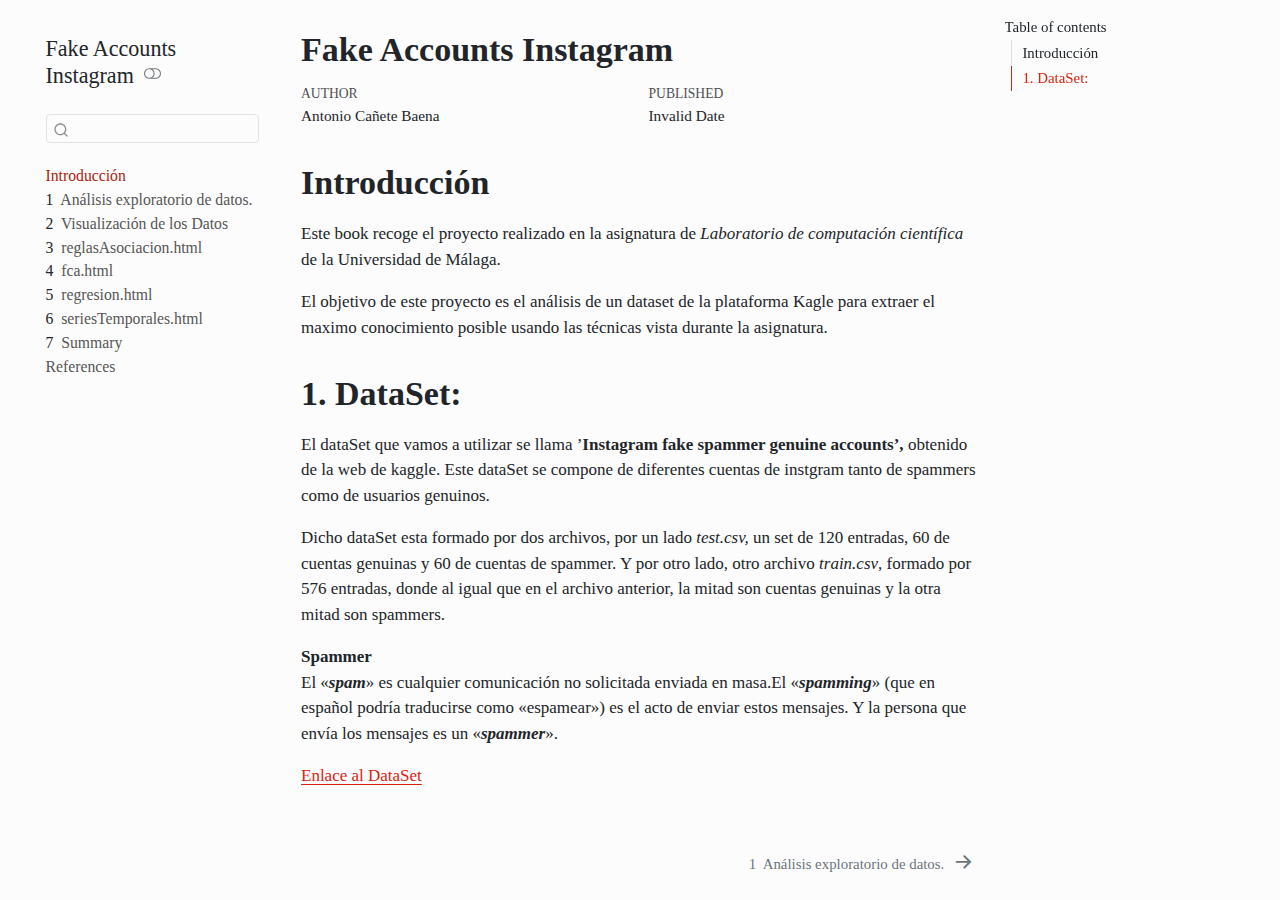
<file: _book/index.html>
<!DOCTYPE html>
<html xmlns="http://www.w3.org/1999/xhtml" lang="en" xml:lang="en"><head>

<meta charset="utf-8">
<meta name="generator" content="quarto-1.4.553">

<meta name="viewport" content="width=device-width, initial-scale=1.0, user-scalable=yes">

<meta name="author" content="Antonio Cañete Baena">

<title>Fake Accounts Instagram</title>
<style>
code{white-space: pre-wrap;}
span.smallcaps{font-variant: small-caps;}
div.columns{display: flex; gap: min(4vw, 1.5em);}
div.column{flex: auto; overflow-x: auto;}
div.hanging-indent{margin-left: 1.5em; text-indent: -1.5em;}
ul.task-list{list-style: none;}
ul.task-list li input[type="checkbox"] {
  width: 0.8em;
  margin: 0 0.8em 0.2em -1em; /* quarto-specific, see https://github.com/quarto-dev/quarto-cli/issues/4556 */ 
  vertical-align: middle;
}
</style>


<script src="site_libs/quarto-nav/quarto-nav.js"></script>
<script src="site_libs/quarto-nav/headroom.min.js"></script>
<script src="site_libs/clipboard/clipboard.min.js"></script>
<script src="site_libs/quarto-search/autocomplete.umd.js"></script>
<script src="site_libs/quarto-search/fuse.min.js"></script>
<script src="site_libs/quarto-search/quarto-search.js"></script>
<meta name="quarto:offset" content="./">
<link href="./analisisExploratorio.html" rel="next">
<script src="site_libs/quarto-html/quarto.js"></script>
<script src="site_libs/quarto-html/popper.min.js"></script>
<script src="site_libs/quarto-html/tippy.umd.min.js"></script>
<script src="site_libs/quarto-html/anchor.min.js"></script>
<link href="site_libs/quarto-html/tippy.css" rel="stylesheet">
<link href="site_libs/quarto-html/quarto-syntax-highlighting.css" rel="stylesheet" class="quarto-color-scheme" id="quarto-text-highlighting-styles">
<link href="site_libs/quarto-html/quarto-syntax-highlighting-dark.css" rel="prefetch" class="quarto-color-scheme quarto-color-alternate" id="quarto-text-highlighting-styles">
<script src="site_libs/bootstrap/bootstrap.min.js"></script>
<link href="site_libs/bootstrap/bootstrap-icons.css" rel="stylesheet">
<link href="site_libs/bootstrap/bootstrap.min.css" rel="stylesheet" class="quarto-color-scheme" id="quarto-bootstrap" data-mode="light">
<link href="site_libs/bootstrap/bootstrap-dark.min.css" rel="prefetch" class="quarto-color-scheme quarto-color-alternate" id="quarto-bootstrap" data-mode="dark">
<script id="quarto-search-options" type="application/json">{
  "location": "sidebar",
  "copy-button": false,
  "collapse-after": 3,
  "panel-placement": "start",
  "type": "textbox",
  "limit": 50,
  "keyboard-shortcut": [
    "f",
    "/",
    "s"
  ],
  "show-item-context": false,
  "language": {
    "search-no-results-text": "No results",
    "search-matching-documents-text": "matching documents",
    "search-copy-link-title": "Copy link to search",
    "search-hide-matches-text": "Hide additional matches",
    "search-more-match-text": "more match in this document",
    "search-more-matches-text": "more matches in this document",
    "search-clear-button-title": "Clear",
    "search-text-placeholder": "",
    "search-detached-cancel-button-title": "Cancel",
    "search-submit-button-title": "Submit",
    "search-label": "Search"
  }
}</script>


</head>

<body class="nav-sidebar floating">

<div id="quarto-search-results"></div>
  <header id="quarto-header" class="headroom fixed-top">
  <nav class="quarto-secondary-nav">
    <div class="container-fluid d-flex">
      <button type="button" class="quarto-btn-toggle btn" data-bs-toggle="collapse" data-bs-target=".quarto-sidebar-collapse-item" aria-controls="quarto-sidebar" aria-expanded="false" aria-label="Toggle sidebar navigation" onclick="if (window.quartoToggleHeadroom) { window.quartoToggleHeadroom(); }">
        <i class="bi bi-layout-text-sidebar-reverse"></i>
      </button>
        <nav class="quarto-page-breadcrumbs" aria-label="breadcrumb"><ol class="breadcrumb"><li class="breadcrumb-item"><a href="./index.html">Introducción</a></li></ol></nav>
        <a class="flex-grow-1" role="button" data-bs-toggle="collapse" data-bs-target=".quarto-sidebar-collapse-item" aria-controls="quarto-sidebar" aria-expanded="false" aria-label="Toggle sidebar navigation" onclick="if (window.quartoToggleHeadroom) { window.quartoToggleHeadroom(); }">      
        </a>
      <button type="button" class="btn quarto-search-button" aria-label="" onclick="window.quartoOpenSearch();">
        <i class="bi bi-search"></i>
      </button>
    </div>
  </nav>
</header>
<!-- content -->
<div id="quarto-content" class="quarto-container page-columns page-rows-contents page-layout-article">
<!-- sidebar -->
  <nav id="quarto-sidebar" class="sidebar collapse collapse-horizontal quarto-sidebar-collapse-item sidebar-navigation floating overflow-auto">
    <div class="pt-lg-2 mt-2 text-left sidebar-header">
    <div class="sidebar-title mb-0 py-0">
      <a href="./">Fake Accounts Instagram</a> 
        <div class="sidebar-tools-main">
  <a href="" class="quarto-color-scheme-toggle quarto-navigation-tool  px-1" onclick="window.quartoToggleColorScheme(); return false;" title="Toggle dark mode"><i class="bi"></i></a>
</div>
    </div>
      </div>
        <div class="mt-2 flex-shrink-0 align-items-center">
        <div class="sidebar-search">
        <div id="quarto-search" class="" title="Search"></div>
        </div>
        </div>
    <div class="sidebar-menu-container"> 
    <ul class="list-unstyled mt-1">
        <li class="sidebar-item">
  <div class="sidebar-item-container"> 
  <a href="./index.html" class="sidebar-item-text sidebar-link active">
 <span class="menu-text">Introducción</span></a>
  </div>
</li>
        <li class="sidebar-item">
  <div class="sidebar-item-container"> 
  <a href="./analisisExploratorio.html" class="sidebar-item-text sidebar-link">
 <span class="menu-text"><span class="chapter-number">1</span>&nbsp; <span class="chapter-title">Análisis exploratorio de datos.</span></span></a>
  </div>
</li>
        <li class="sidebar-item">
  <div class="sidebar-item-container"> 
  <a href="./visualizacionDatos.html" class="sidebar-item-text sidebar-link">
 <span class="menu-text"><span class="chapter-number">2</span>&nbsp; <span class="chapter-title">Visualización de los Datos</span></span></a>
  </div>
</li>
        <li class="sidebar-item">
  <div class="sidebar-item-container"> 
  <a href="./reglasAsociacion.html" class="sidebar-item-text sidebar-link">
 <span class="menu-text"><span class="chapter-number">3</span>&nbsp; <span class="chapter-title">reglasAsociacion.html</span></span></a>
  </div>
</li>
        <li class="sidebar-item">
  <div class="sidebar-item-container"> 
  <a href="./fca.html" class="sidebar-item-text sidebar-link">
 <span class="menu-text"><span class="chapter-number">4</span>&nbsp; <span class="chapter-title">fca.html</span></span></a>
  </div>
</li>
        <li class="sidebar-item">
  <div class="sidebar-item-container"> 
  <a href="./regresion.html" class="sidebar-item-text sidebar-link">
 <span class="menu-text"><span class="chapter-number">5</span>&nbsp; <span class="chapter-title">regresion.html</span></span></a>
  </div>
</li>
        <li class="sidebar-item">
  <div class="sidebar-item-container"> 
  <a href="./seriesTemporales.html" class="sidebar-item-text sidebar-link">
 <span class="menu-text"><span class="chapter-number">6</span>&nbsp; <span class="chapter-title">seriesTemporales.html</span></span></a>
  </div>
</li>
        <li class="sidebar-item">
  <div class="sidebar-item-container"> 
  <a href="./summary.html" class="sidebar-item-text sidebar-link">
 <span class="menu-text"><span class="chapter-number">7</span>&nbsp; <span class="chapter-title">Summary</span></span></a>
  </div>
</li>
        <li class="sidebar-item">
  <div class="sidebar-item-container"> 
  <a href="./references.html" class="sidebar-item-text sidebar-link">
 <span class="menu-text">References</span></a>
  </div>
</li>
    </ul>
    </div>
</nav>
<div id="quarto-sidebar-glass" class="quarto-sidebar-collapse-item" data-bs-toggle="collapse" data-bs-target=".quarto-sidebar-collapse-item"></div>
<!-- margin-sidebar -->
    <div id="quarto-margin-sidebar" class="sidebar margin-sidebar">
        <nav id="TOC" role="doc-toc" class="toc-active">
    <h2 id="toc-title">Table of contents</h2>
   
  <ul>
  <li><a href="#introducción" id="toc-introducción" class="nav-link active" data-scroll-target="#introducción">Introducción</a></li>
  <li><a href="#dataset" id="toc-dataset" class="nav-link" data-scroll-target="#dataset">1. DataSet:</a></li>
  </ul>
</nav>
    </div>
<!-- main -->
<main class="content" id="quarto-document-content">

<header id="title-block-header" class="quarto-title-block default">
<div class="quarto-title">
<h1 class="title">Fake Accounts Instagram</h1>
</div>



<div class="quarto-title-meta">

    <div>
    <div class="quarto-title-meta-heading">Author</div>
    <div class="quarto-title-meta-contents">
             <p>Antonio Cañete Baena </p>
          </div>
  </div>
    
    <div>
    <div class="quarto-title-meta-heading">Published</div>
    <div class="quarto-title-meta-contents">
      <p class="date">Invalid Date</p>
    </div>
  </div>
  
    
  </div>
  


</header>


<section id="introducción" class="level1 unnumbered">
<h1 class="unnumbered">Introducción</h1>
<p>Este book recoge el proyecto realizado en la asignatura de <em>Laboratorio de computación científica</em> de la Universidad de Málaga.</p>
<p>El objetivo de este proyecto es el análisis de un dataset de la plataforma Kagle para extraer el maximo conocimiento posible usando las técnicas vista durante la asignatura.</p>
</section>
<section id="dataset" class="level1">
<h1>1. DataSet:</h1>
<p>El dataSet que vamos a utilizar se llama ’<strong>Instagram fake spammer genuine accounts’,</strong> obtenido de la web de kaggle. Este dataSet se compone de diferentes cuentas de instgram tanto de spammers como de usuarios genuinos.</p>
<p>Dicho dataSet esta formado por dos archivos, por un lado <em>test.csv,</em> un set de 120 entradas, 60 de cuentas genuinas y 60 de cuentas de spammer. Y por otro lado, otro archivo <em>train.csv</em>, formado por 576 entradas, donde al igual que en el archivo anterior, la mitad son cuentas genuinas y la otra mitad son spammers.</p>
<dl>
<dt>Spammer</dt>
<dd>
<p>El «<strong><em>spam</em></strong>» es cualquier comunicación no solicitada enviada en masa.El «<strong><em>spamming</em></strong>» (que en español podría traducirse como «espamear») es el acto de enviar estos mensajes. Y la persona que envía los mensajes es un «<strong><em>spammer</em></strong>».</p>
</dd>
</dl>
<p><a href="https://www.kaggle.com/datasets/free4ever1/instagram-fake-spammer-genuine-accounts">Enlace al DataSet</a></p>


</section>

</main> <!-- /main -->
<script id="quarto-html-after-body" type="application/javascript">
window.document.addEventListener("DOMContentLoaded", function (event) {
  const toggleBodyColorMode = (bsSheetEl) => {
    const mode = bsSheetEl.getAttribute("data-mode");
    const bodyEl = window.document.querySelector("body");
    if (mode === "dark") {
      bodyEl.classList.add("quarto-dark");
      bodyEl.classList.remove("quarto-light");
    } else {
      bodyEl.classList.add("quarto-light");
      bodyEl.classList.remove("quarto-dark");
    }
  }
  const toggleBodyColorPrimary = () => {
    const bsSheetEl = window.document.querySelector("link#quarto-bootstrap");
    if (bsSheetEl) {
      toggleBodyColorMode(bsSheetEl);
    }
  }
  toggleBodyColorPrimary();  
  const disableStylesheet = (stylesheets) => {
    for (let i=0; i < stylesheets.length; i++) {
      const stylesheet = stylesheets[i];
      stylesheet.rel = 'prefetch';
    }
  }
  const enableStylesheet = (stylesheets) => {
    for (let i=0; i < stylesheets.length; i++) {
      const stylesheet = stylesheets[i];
      stylesheet.rel = 'stylesheet';
    }
  }
  const manageTransitions = (selector, allowTransitions) => {
    const els = window.document.querySelectorAll(selector);
    for (let i=0; i < els.length; i++) {
      const el = els[i];
      if (allowTransitions) {
        el.classList.remove('notransition');
      } else {
        el.classList.add('notransition');
      }
    }
  }
  const toggleGiscusIfUsed = (isAlternate, darkModeDefault) => {
    const baseTheme = document.querySelector('#giscus-base-theme')?.value ?? 'light';
    const alternateTheme = document.querySelector('#giscus-alt-theme')?.value ?? 'dark';
    let newTheme = '';
    if(darkModeDefault) {
      newTheme = isAlternate ? baseTheme : alternateTheme;
    } else {
      newTheme = isAlternate ? alternateTheme : baseTheme;
    }
    const changeGiscusTheme = () => {
      // From: https://github.com/giscus/giscus/issues/336
      const sendMessage = (message) => {
        const iframe = document.querySelector('iframe.giscus-frame');
        if (!iframe) return;
        iframe.contentWindow.postMessage({ giscus: message }, 'https://giscus.app');
      }
      sendMessage({
        setConfig: {
          theme: newTheme
        }
      });
    }
    const isGiscussLoaded = window.document.querySelector('iframe.giscus-frame') !== null;
    if (isGiscussLoaded) {
      changeGiscusTheme();
    }
  }
  const toggleColorMode = (alternate) => {
    // Switch the stylesheets
    const alternateStylesheets = window.document.querySelectorAll('link.quarto-color-scheme.quarto-color-alternate');
    manageTransitions('#quarto-margin-sidebar .nav-link', false);
    if (alternate) {
      enableStylesheet(alternateStylesheets);
      for (const sheetNode of alternateStylesheets) {
        if (sheetNode.id === "quarto-bootstrap") {
          toggleBodyColorMode(sheetNode);
        }
      }
    } else {
      disableStylesheet(alternateStylesheets);
      toggleBodyColorPrimary();
    }
    manageTransitions('#quarto-margin-sidebar .nav-link', true);
    // Switch the toggles
    const toggles = window.document.querySelectorAll('.quarto-color-scheme-toggle');
    for (let i=0; i < toggles.length; i++) {
      const toggle = toggles[i];
      if (toggle) {
        if (alternate) {
          toggle.classList.add("alternate");     
        } else {
          toggle.classList.remove("alternate");
        }
      }
    }
    // Hack to workaround the fact that safari doesn't
    // properly recolor the scrollbar when toggling (#1455)
    if (navigator.userAgent.indexOf('Safari') > 0 && navigator.userAgent.indexOf('Chrome') == -1) {
      manageTransitions("body", false);
      window.scrollTo(0, 1);
      setTimeout(() => {
        window.scrollTo(0, 0);
        manageTransitions("body", true);
      }, 40);  
    }
  }
  const isFileUrl = () => { 
    return window.location.protocol === 'file:';
  }
  const hasAlternateSentinel = () => {  
    let styleSentinel = getColorSchemeSentinel();
    if (styleSentinel !== null) {
      return styleSentinel === "alternate";
    } else {
      return false;
    }
  }
  const setStyleSentinel = (alternate) => {
    const value = alternate ? "alternate" : "default";
    if (!isFileUrl()) {
      window.localStorage.setItem("quarto-color-scheme", value);
    } else {
      localAlternateSentinel = value;
    }
  }
  const getColorSchemeSentinel = () => {
    if (!isFileUrl()) {
      const storageValue = window.localStorage.getItem("quarto-color-scheme");
      return storageValue != null ? storageValue : localAlternateSentinel;
    } else {
      return localAlternateSentinel;
    }
  }
  const darkModeDefault = false;
  let localAlternateSentinel = darkModeDefault ? 'alternate' : 'default';
  // Dark / light mode switch
  window.quartoToggleColorScheme = () => {
    // Read the current dark / light value 
    let toAlternate = !hasAlternateSentinel();
    toggleColorMode(toAlternate);
    setStyleSentinel(toAlternate);
    toggleGiscusIfUsed(toAlternate, darkModeDefault);
  };
  // Ensure there is a toggle, if there isn't float one in the top right
  if (window.document.querySelector('.quarto-color-scheme-toggle') === null) {
    const a = window.document.createElement('a');
    a.classList.add('top-right');
    a.classList.add('quarto-color-scheme-toggle');
    a.href = "";
    a.onclick = function() { try { window.quartoToggleColorScheme(); } catch {} return false; };
    const i = window.document.createElement("i");
    i.classList.add('bi');
    a.appendChild(i);
    window.document.body.appendChild(a);
  }
  // Switch to dark mode if need be
  if (hasAlternateSentinel()) {
    toggleColorMode(true);
  } else {
    toggleColorMode(false);
  }
  const icon = "";
  const anchorJS = new window.AnchorJS();
  anchorJS.options = {
    placement: 'right',
    icon: icon
  };
  anchorJS.add('.anchored');
  const isCodeAnnotation = (el) => {
    for (const clz of el.classList) {
      if (clz.startsWith('code-annotation-')) {                     
        return true;
      }
    }
    return false;
  }
  const clipboard = new window.ClipboardJS('.code-copy-button', {
    text: function(trigger) {
      const codeEl = trigger.previousElementSibling.cloneNode(true);
      for (const childEl of codeEl.children) {
        if (isCodeAnnotation(childEl)) {
          childEl.remove();
        }
      }
      return codeEl.innerText;
    }
  });
  clipboard.on('success', function(e) {
    // button target
    const button = e.trigger;
    // don't keep focus
    button.blur();
    // flash "checked"
    button.classList.add('code-copy-button-checked');
    var currentTitle = button.getAttribute("title");
    button.setAttribute("title", "Copied!");
    let tooltip;
    if (window.bootstrap) {
      button.setAttribute("data-bs-toggle", "tooltip");
      button.setAttribute("data-bs-placement", "left");
      button.setAttribute("data-bs-title", "Copied!");
      tooltip = new bootstrap.Tooltip(button, 
        { trigger: "manual", 
          customClass: "code-copy-button-tooltip",
          offset: [0, -8]});
      tooltip.show();    
    }
    setTimeout(function() {
      if (tooltip) {
        tooltip.hide();
        button.removeAttribute("data-bs-title");
        button.removeAttribute("data-bs-toggle");
        button.removeAttribute("data-bs-placement");
      }
      button.setAttribute("title", currentTitle);
      button.classList.remove('code-copy-button-checked');
    }, 1000);
    // clear code selection
    e.clearSelection();
  });
    var localhostRegex = new RegExp(/^(?:http|https):\/\/localhost\:?[0-9]*\//);
    var mailtoRegex = new RegExp(/^mailto:/);
      var filterRegex = new RegExp('/' + window.location.host + '/');
    var isInternal = (href) => {
        return filterRegex.test(href) || localhostRegex.test(href) || mailtoRegex.test(href);
    }
    // Inspect non-navigation links and adorn them if external
 	var links = window.document.querySelectorAll('a[href]:not(.nav-link):not(.navbar-brand):not(.toc-action):not(.sidebar-link):not(.sidebar-item-toggle):not(.pagination-link):not(.no-external):not([aria-hidden]):not(.dropdown-item):not(.quarto-navigation-tool)');
    for (var i=0; i<links.length; i++) {
      const link = links[i];
      if (!isInternal(link.href)) {
        // undo the damage that might have been done by quarto-nav.js in the case of
        // links that we want to consider external
        if (link.dataset.originalHref !== undefined) {
          link.href = link.dataset.originalHref;
        }
      }
    }
  function tippyHover(el, contentFn, onTriggerFn, onUntriggerFn) {
    const config = {
      allowHTML: true,
      maxWidth: 500,
      delay: 100,
      arrow: false,
      appendTo: function(el) {
          return el.parentElement;
      },
      interactive: true,
      interactiveBorder: 10,
      theme: 'quarto',
      placement: 'bottom-start',
    };
    if (contentFn) {
      config.content = contentFn;
    }
    if (onTriggerFn) {
      config.onTrigger = onTriggerFn;
    }
    if (onUntriggerFn) {
      config.onUntrigger = onUntriggerFn;
    }
    window.tippy(el, config); 
  }
  const noterefs = window.document.querySelectorAll('a[role="doc-noteref"]');
  for (var i=0; i<noterefs.length; i++) {
    const ref = noterefs[i];
    tippyHover(ref, function() {
      // use id or data attribute instead here
      let href = ref.getAttribute('data-footnote-href') || ref.getAttribute('href');
      try { href = new URL(href).hash; } catch {}
      const id = href.replace(/^#\/?/, "");
      const note = window.document.getElementById(id);
      if (note) {
        return note.innerHTML;
      } else {
        return "";
      }
    });
  }
  const xrefs = window.document.querySelectorAll('a.quarto-xref');
  const processXRef = (id, note) => {
    // Strip column container classes
    const stripColumnClz = (el) => {
      el.classList.remove("page-full", "page-columns");
      if (el.children) {
        for (const child of el.children) {
          stripColumnClz(child);
        }
      }
    }
    stripColumnClz(note)
    if (id === null || id.startsWith('sec-')) {
      // Special case sections, only their first couple elements
      const container = document.createElement("div");
      if (note.children && note.children.length > 2) {
        container.appendChild(note.children[0].cloneNode(true));
        for (let i = 1; i < note.children.length; i++) {
          const child = note.children[i];
          if (child.tagName === "P" && child.innerText === "") {
            continue;
          } else {
            container.appendChild(child.cloneNode(true));
            break;
          }
        }
        if (window.Quarto?.typesetMath) {
          window.Quarto.typesetMath(container);
        }
        return container.innerHTML
      } else {
        if (window.Quarto?.typesetMath) {
          window.Quarto.typesetMath(note);
        }
        return note.innerHTML;
      }
    } else {
      // Remove any anchor links if they are present
      const anchorLink = note.querySelector('a.anchorjs-link');
      if (anchorLink) {
        anchorLink.remove();
      }
      if (window.Quarto?.typesetMath) {
        window.Quarto.typesetMath(note);
      }
      // TODO in 1.5, we should make sure this works without a callout special case
      if (note.classList.contains("callout")) {
        return note.outerHTML;
      } else {
        return note.innerHTML;
      }
    }
  }
  for (var i=0; i<xrefs.length; i++) {
    const xref = xrefs[i];
    tippyHover(xref, undefined, function(instance) {
      instance.disable();
      let url = xref.getAttribute('href');
      let hash = undefined; 
      if (url.startsWith('#')) {
        hash = url;
      } else {
        try { hash = new URL(url).hash; } catch {}
      }
      if (hash) {
        const id = hash.replace(/^#\/?/, "");
        const note = window.document.getElementById(id);
        if (note !== null) {
          try {
            const html = processXRef(id, note.cloneNode(true));
            instance.setContent(html);
          } finally {
            instance.enable();
            instance.show();
          }
        } else {
          // See if we can fetch this
          fetch(url.split('#')[0])
          .then(res => res.text())
          .then(html => {
            const parser = new DOMParser();
            const htmlDoc = parser.parseFromString(html, "text/html");
            const note = htmlDoc.getElementById(id);
            if (note !== null) {
              const html = processXRef(id, note);
              instance.setContent(html);
            } 
          }).finally(() => {
            instance.enable();
            instance.show();
          });
        }
      } else {
        // See if we can fetch a full url (with no hash to target)
        // This is a special case and we should probably do some content thinning / targeting
        fetch(url)
        .then(res => res.text())
        .then(html => {
          const parser = new DOMParser();
          const htmlDoc = parser.parseFromString(html, "text/html");
          const note = htmlDoc.querySelector('main.content');
          if (note !== null) {
            // This should only happen for chapter cross references
            // (since there is no id in the URL)
            // remove the first header
            if (note.children.length > 0 && note.children[0].tagName === "HEADER") {
              note.children[0].remove();
            }
            const html = processXRef(null, note);
            instance.setContent(html);
          } 
        }).finally(() => {
          instance.enable();
          instance.show();
        });
      }
    }, function(instance) {
    });
  }
      let selectedAnnoteEl;
      const selectorForAnnotation = ( cell, annotation) => {
        let cellAttr = 'data-code-cell="' + cell + '"';
        let lineAttr = 'data-code-annotation="' +  annotation + '"';
        const selector = 'span[' + cellAttr + '][' + lineAttr + ']';
        return selector;
      }
      const selectCodeLines = (annoteEl) => {
        const doc = window.document;
        const targetCell = annoteEl.getAttribute("data-target-cell");
        const targetAnnotation = annoteEl.getAttribute("data-target-annotation");
        const annoteSpan = window.document.querySelector(selectorForAnnotation(targetCell, targetAnnotation));
        const lines = annoteSpan.getAttribute("data-code-lines").split(",");
        const lineIds = lines.map((line) => {
          return targetCell + "-" + line;
        })
        let top = null;
        let height = null;
        let parent = null;
        if (lineIds.length > 0) {
            //compute the position of the single el (top and bottom and make a div)
            const el = window.document.getElementById(lineIds[0]);
            top = el.offsetTop;
            height = el.offsetHeight;
            parent = el.parentElement.parentElement;
          if (lineIds.length > 1) {
            const lastEl = window.document.getElementById(lineIds[lineIds.length - 1]);
            const bottom = lastEl.offsetTop + lastEl.offsetHeight;
            height = bottom - top;
          }
          if (top !== null && height !== null && parent !== null) {
            // cook up a div (if necessary) and position it 
            let div = window.document.getElementById("code-annotation-line-highlight");
            if (div === null) {
              div = window.document.createElement("div");
              div.setAttribute("id", "code-annotation-line-highlight");
              div.style.position = 'absolute';
              parent.appendChild(div);
            }
            div.style.top = top - 2 + "px";
            div.style.height = height + 4 + "px";
            div.style.left = 0;
            let gutterDiv = window.document.getElementById("code-annotation-line-highlight-gutter");
            if (gutterDiv === null) {
              gutterDiv = window.document.createElement("div");
              gutterDiv.setAttribute("id", "code-annotation-line-highlight-gutter");
              gutterDiv.style.position = 'absolute';
              const codeCell = window.document.getElementById(targetCell);
              const gutter = codeCell.querySelector('.code-annotation-gutter');
              gutter.appendChild(gutterDiv);
            }
            gutterDiv.style.top = top - 2 + "px";
            gutterDiv.style.height = height + 4 + "px";
          }
          selectedAnnoteEl = annoteEl;
        }
      };
      const unselectCodeLines = () => {
        const elementsIds = ["code-annotation-line-highlight", "code-annotation-line-highlight-gutter"];
        elementsIds.forEach((elId) => {
          const div = window.document.getElementById(elId);
          if (div) {
            div.remove();
          }
        });
        selectedAnnoteEl = undefined;
      };
        // Handle positioning of the toggle
    window.addEventListener(
      "resize",
      throttle(() => {
        elRect = undefined;
        if (selectedAnnoteEl) {
          selectCodeLines(selectedAnnoteEl);
        }
      }, 10)
    );
    function throttle(fn, ms) {
    let throttle = false;
    let timer;
      return (...args) => {
        if(!throttle) { // first call gets through
            fn.apply(this, args);
            throttle = true;
        } else { // all the others get throttled
            if(timer) clearTimeout(timer); // cancel #2
            timer = setTimeout(() => {
              fn.apply(this, args);
              timer = throttle = false;
            }, ms);
        }
      };
    }
      // Attach click handler to the DT
      const annoteDls = window.document.querySelectorAll('dt[data-target-cell]');
      for (const annoteDlNode of annoteDls) {
        annoteDlNode.addEventListener('click', (event) => {
          const clickedEl = event.target;
          if (clickedEl !== selectedAnnoteEl) {
            unselectCodeLines();
            const activeEl = window.document.querySelector('dt[data-target-cell].code-annotation-active');
            if (activeEl) {
              activeEl.classList.remove('code-annotation-active');
            }
            selectCodeLines(clickedEl);
            clickedEl.classList.add('code-annotation-active');
          } else {
            // Unselect the line
            unselectCodeLines();
            clickedEl.classList.remove('code-annotation-active');
          }
        });
      }
  const findCites = (el) => {
    const parentEl = el.parentElement;
    if (parentEl) {
      const cites = parentEl.dataset.cites;
      if (cites) {
        return {
          el,
          cites: cites.split(' ')
        };
      } else {
        return findCites(el.parentElement)
      }
    } else {
      return undefined;
    }
  };
  var bibliorefs = window.document.querySelectorAll('a[role="doc-biblioref"]');
  for (var i=0; i<bibliorefs.length; i++) {
    const ref = bibliorefs[i];
    const citeInfo = findCites(ref);
    if (citeInfo) {
      tippyHover(citeInfo.el, function() {
        var popup = window.document.createElement('div');
        citeInfo.cites.forEach(function(cite) {
          var citeDiv = window.document.createElement('div');
          citeDiv.classList.add('hanging-indent');
          citeDiv.classList.add('csl-entry');
          var biblioDiv = window.document.getElementById('ref-' + cite);
          if (biblioDiv) {
            citeDiv.innerHTML = biblioDiv.innerHTML;
          }
          popup.appendChild(citeDiv);
        });
        return popup.innerHTML;
      });
    }
  }
});
</script>
<nav class="page-navigation">
  <div class="nav-page nav-page-previous">
  </div>
  <div class="nav-page nav-page-next">
      <a href="./analisisExploratorio.html" class="pagination-link" aria-label="Análisis exploratorio de datos.">
        <span class="nav-page-text"><span class="chapter-number">1</span>&nbsp; <span class="chapter-title">Análisis exploratorio de datos.</span></span> <i class="bi bi-arrow-right-short"></i>
      </a>
  </div>
</nav>
</div> <!-- /content -->




</body></html>
</file>
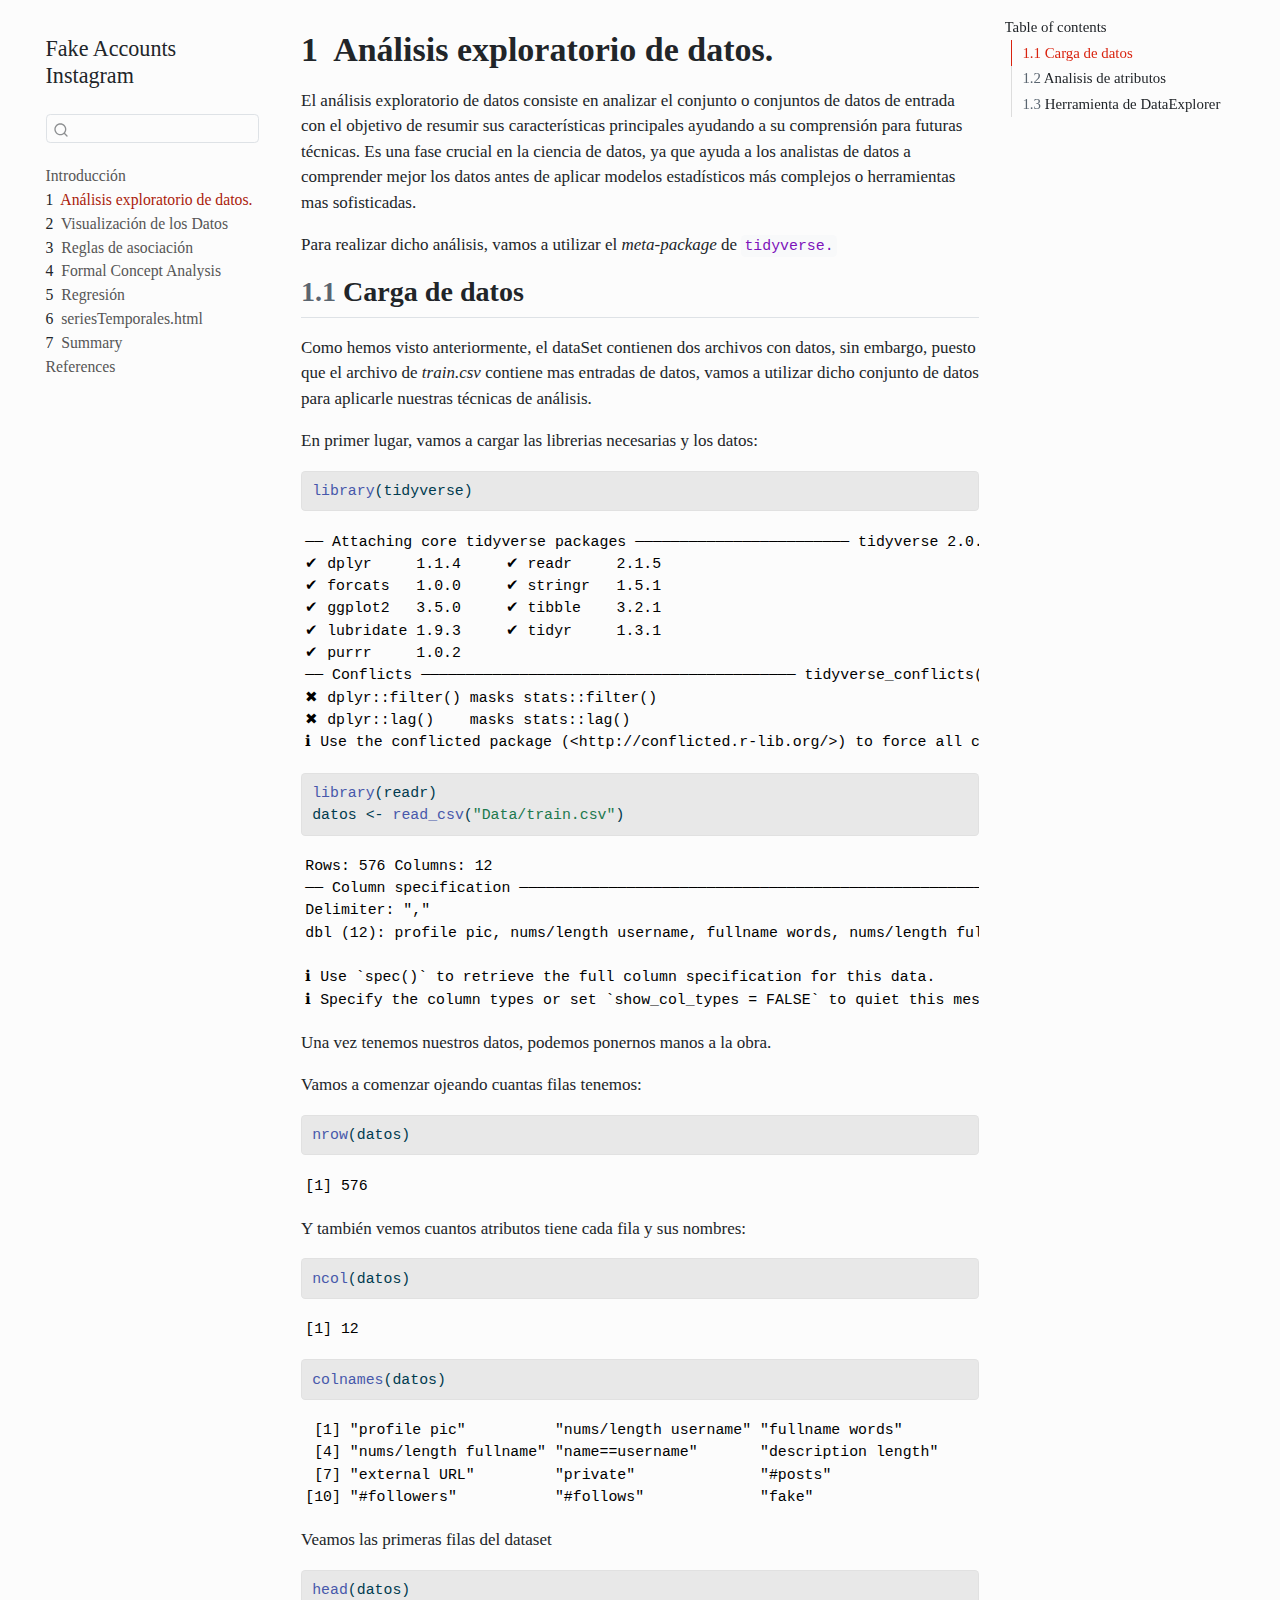
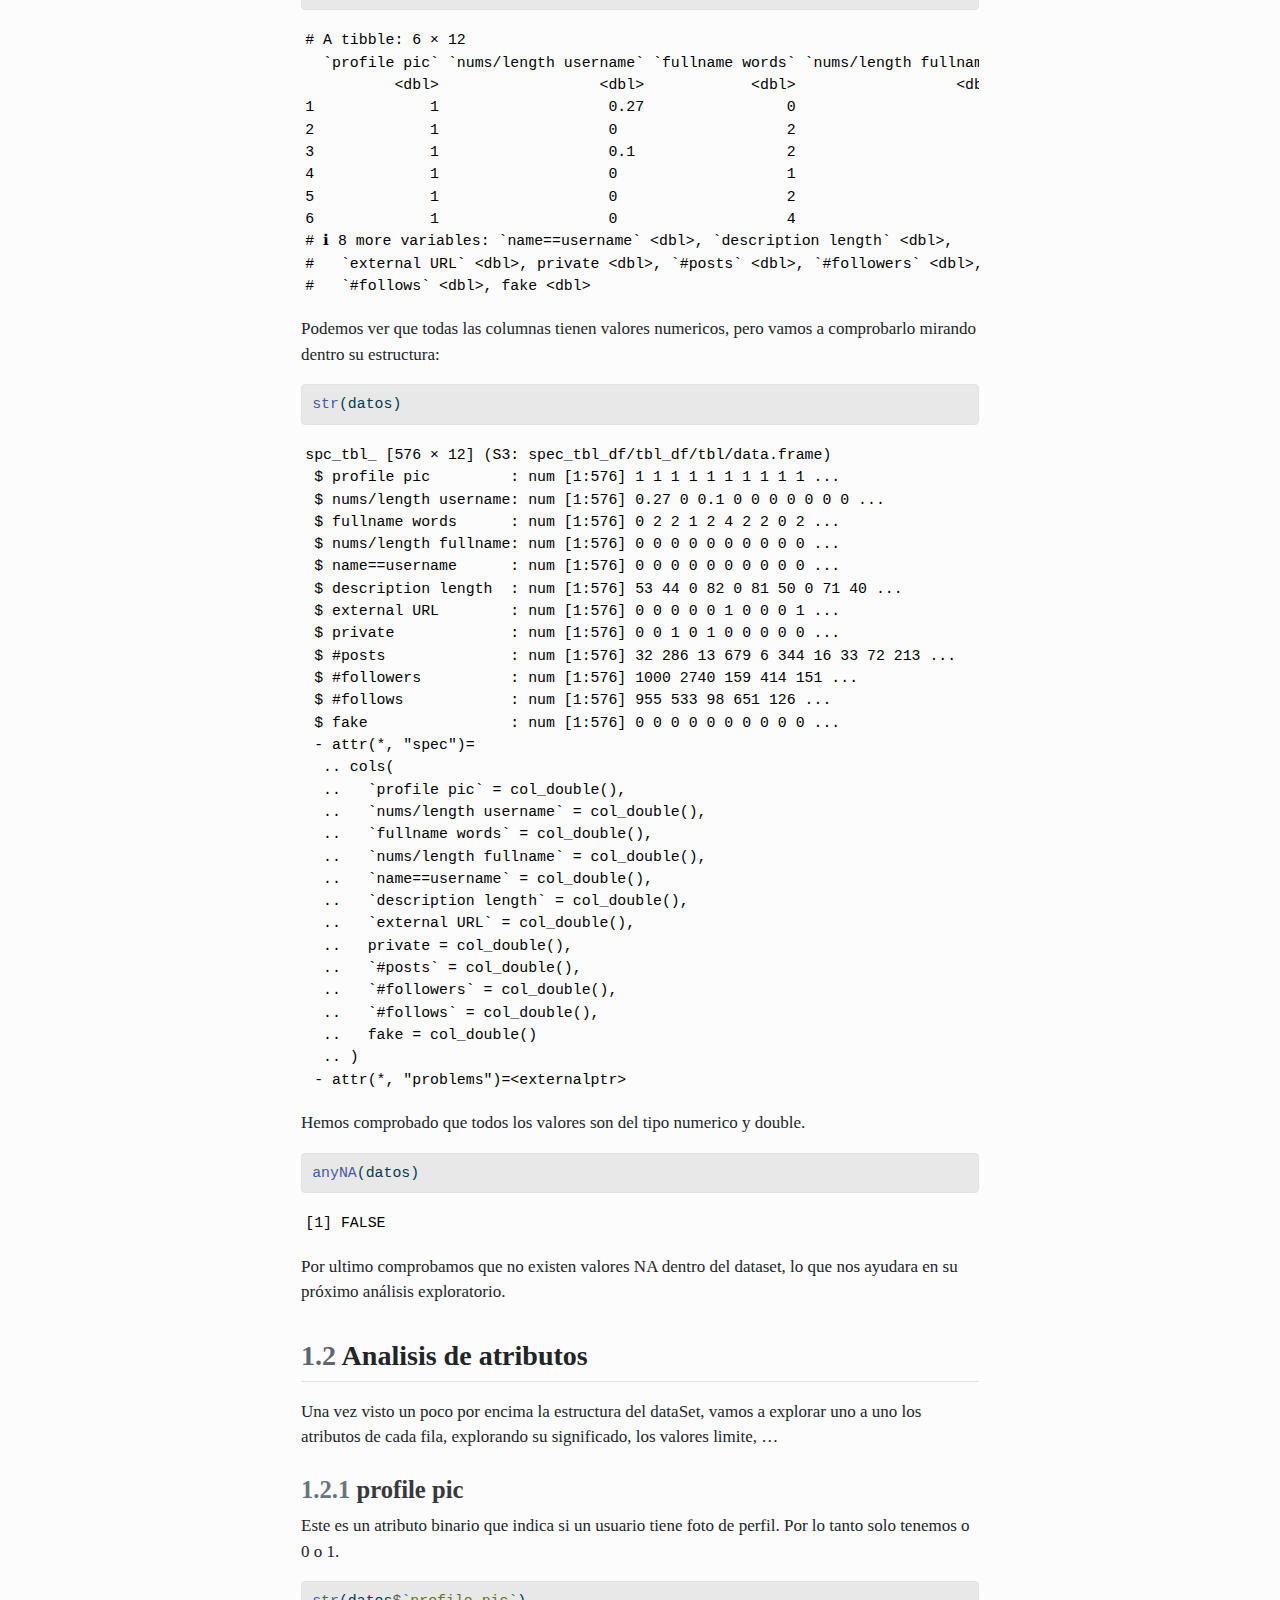
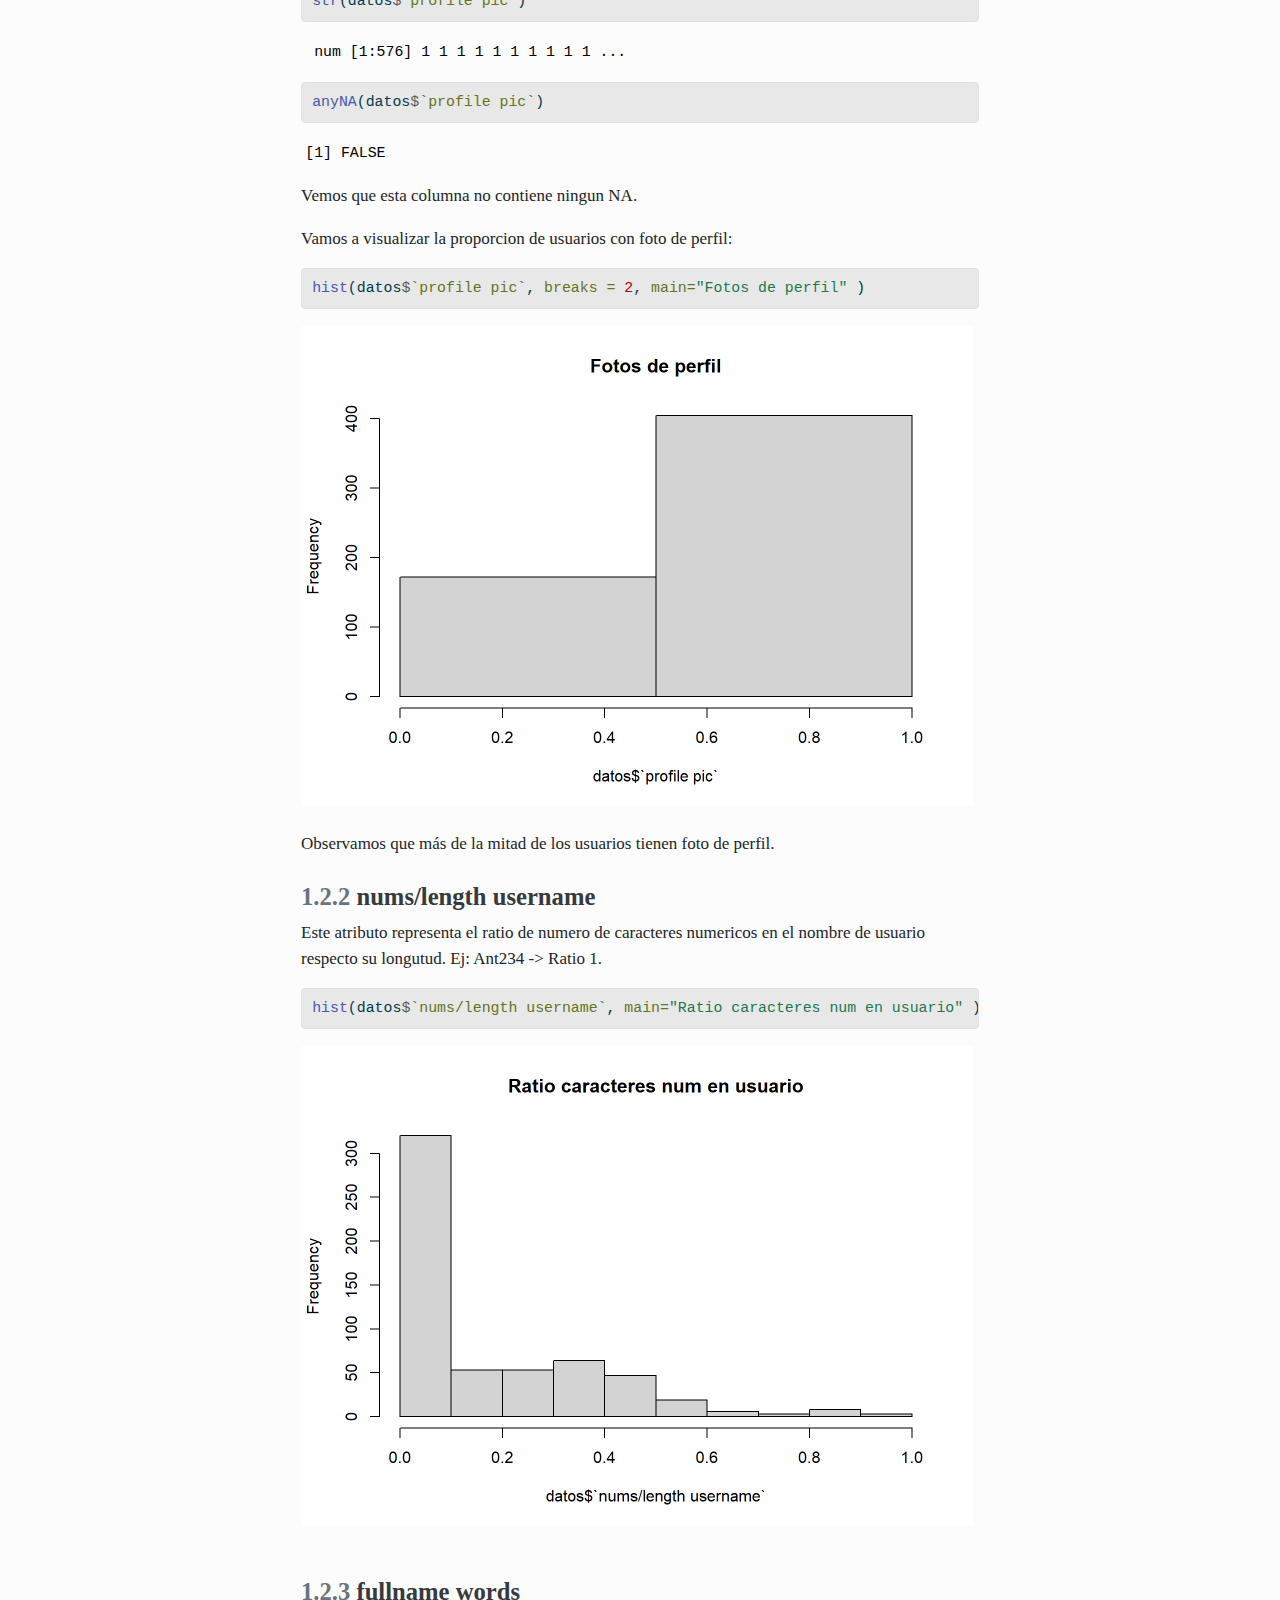
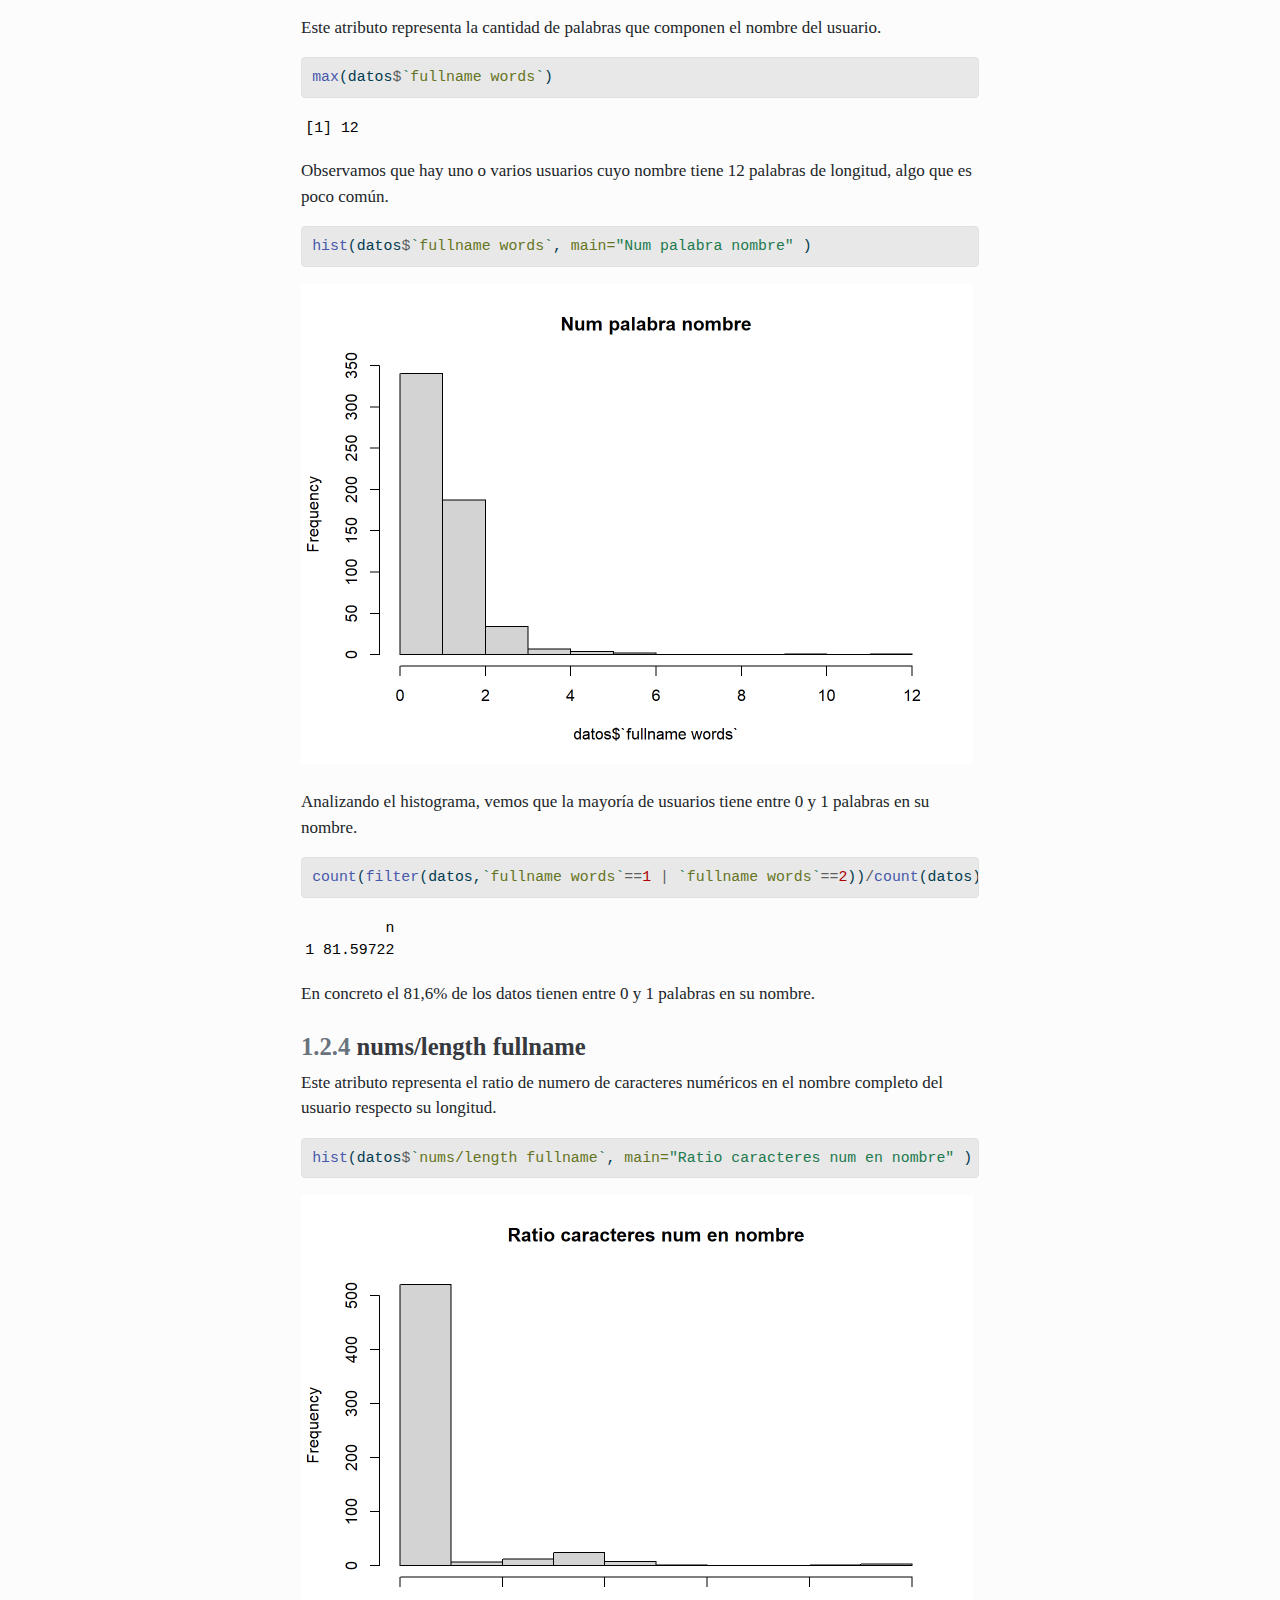
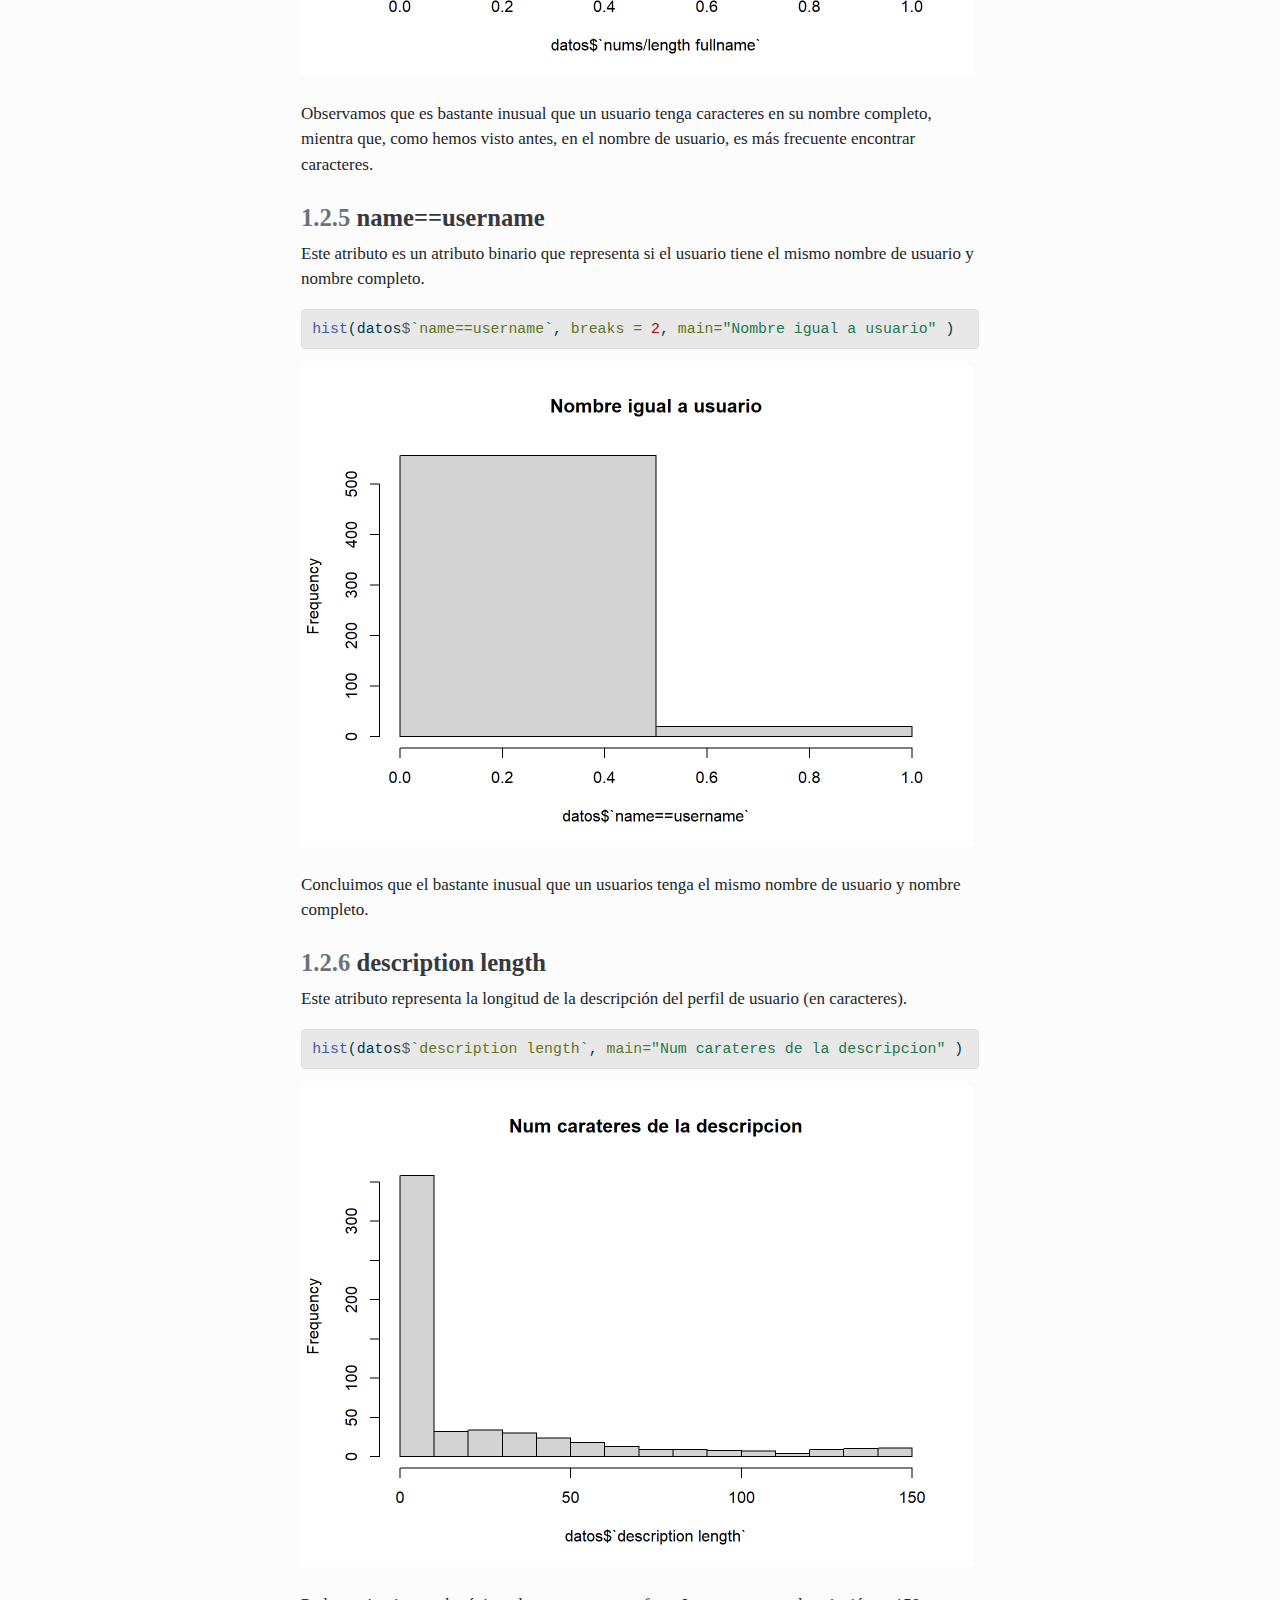
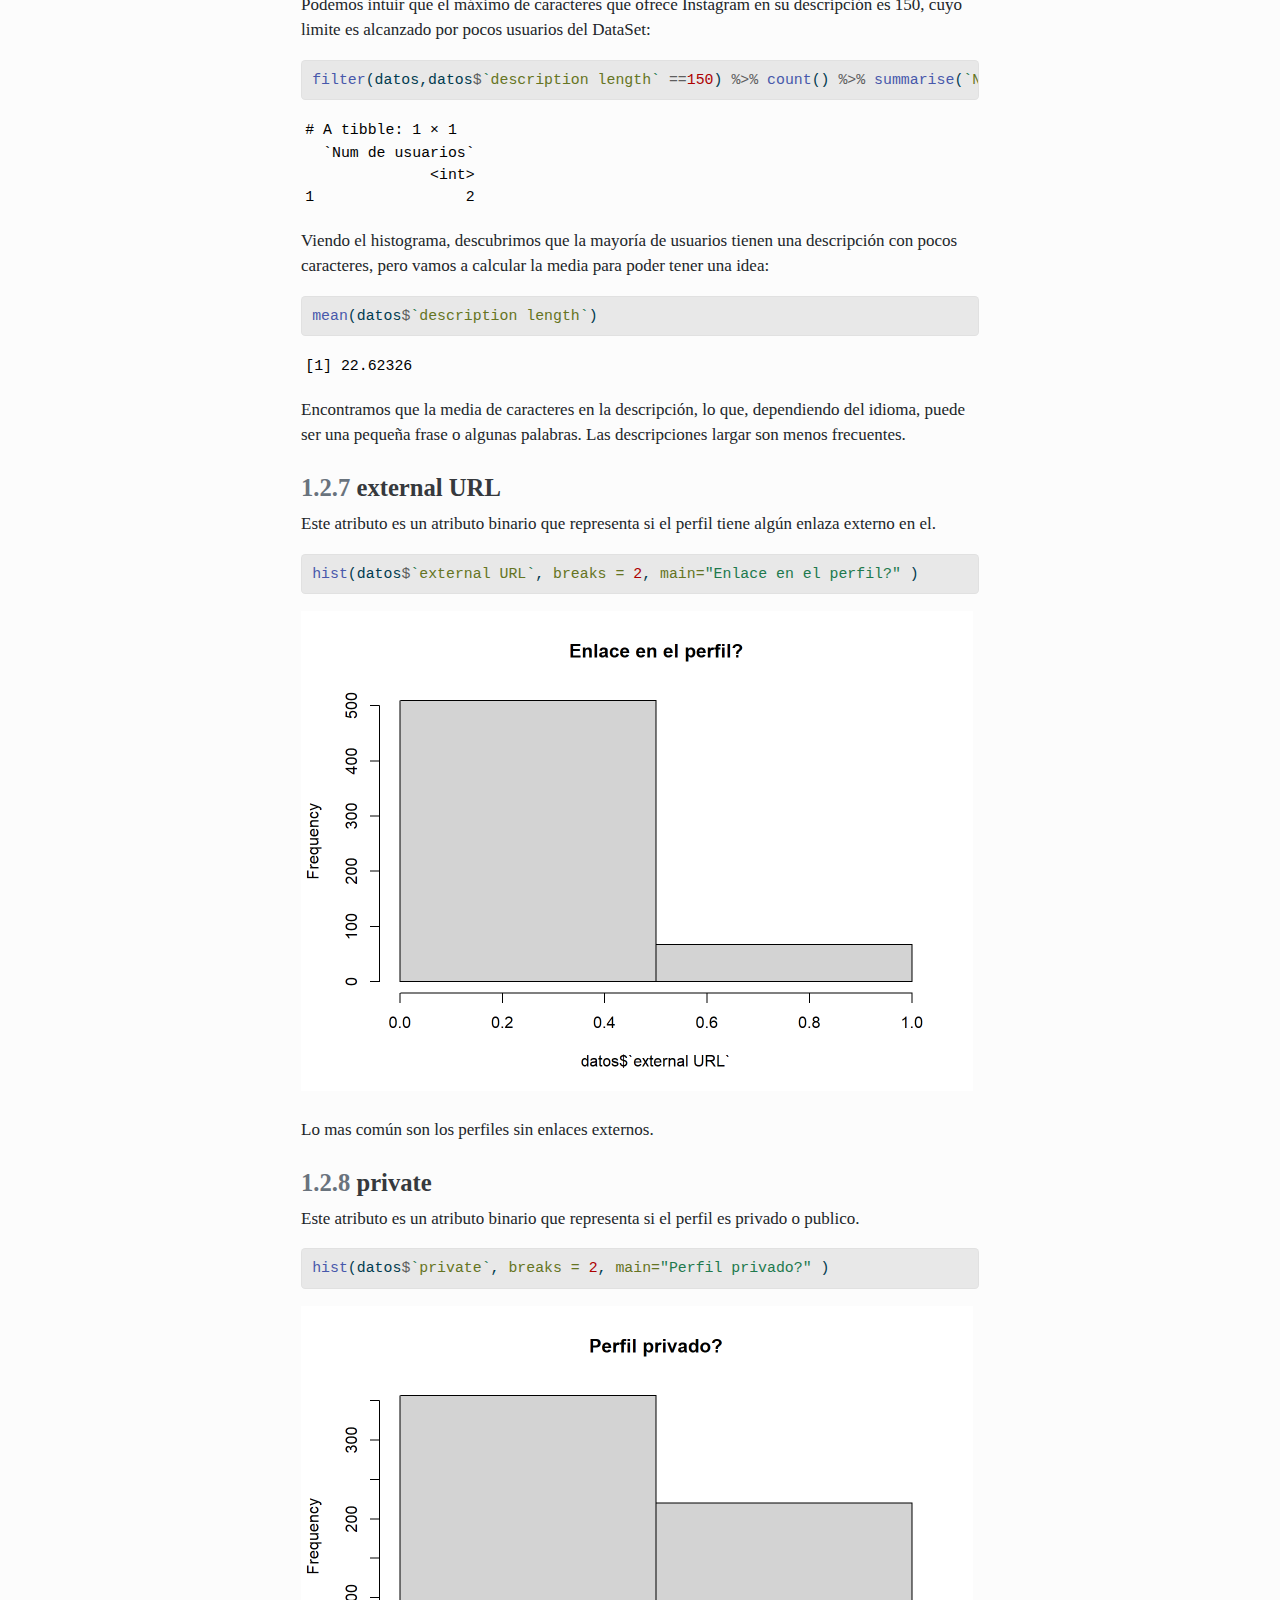
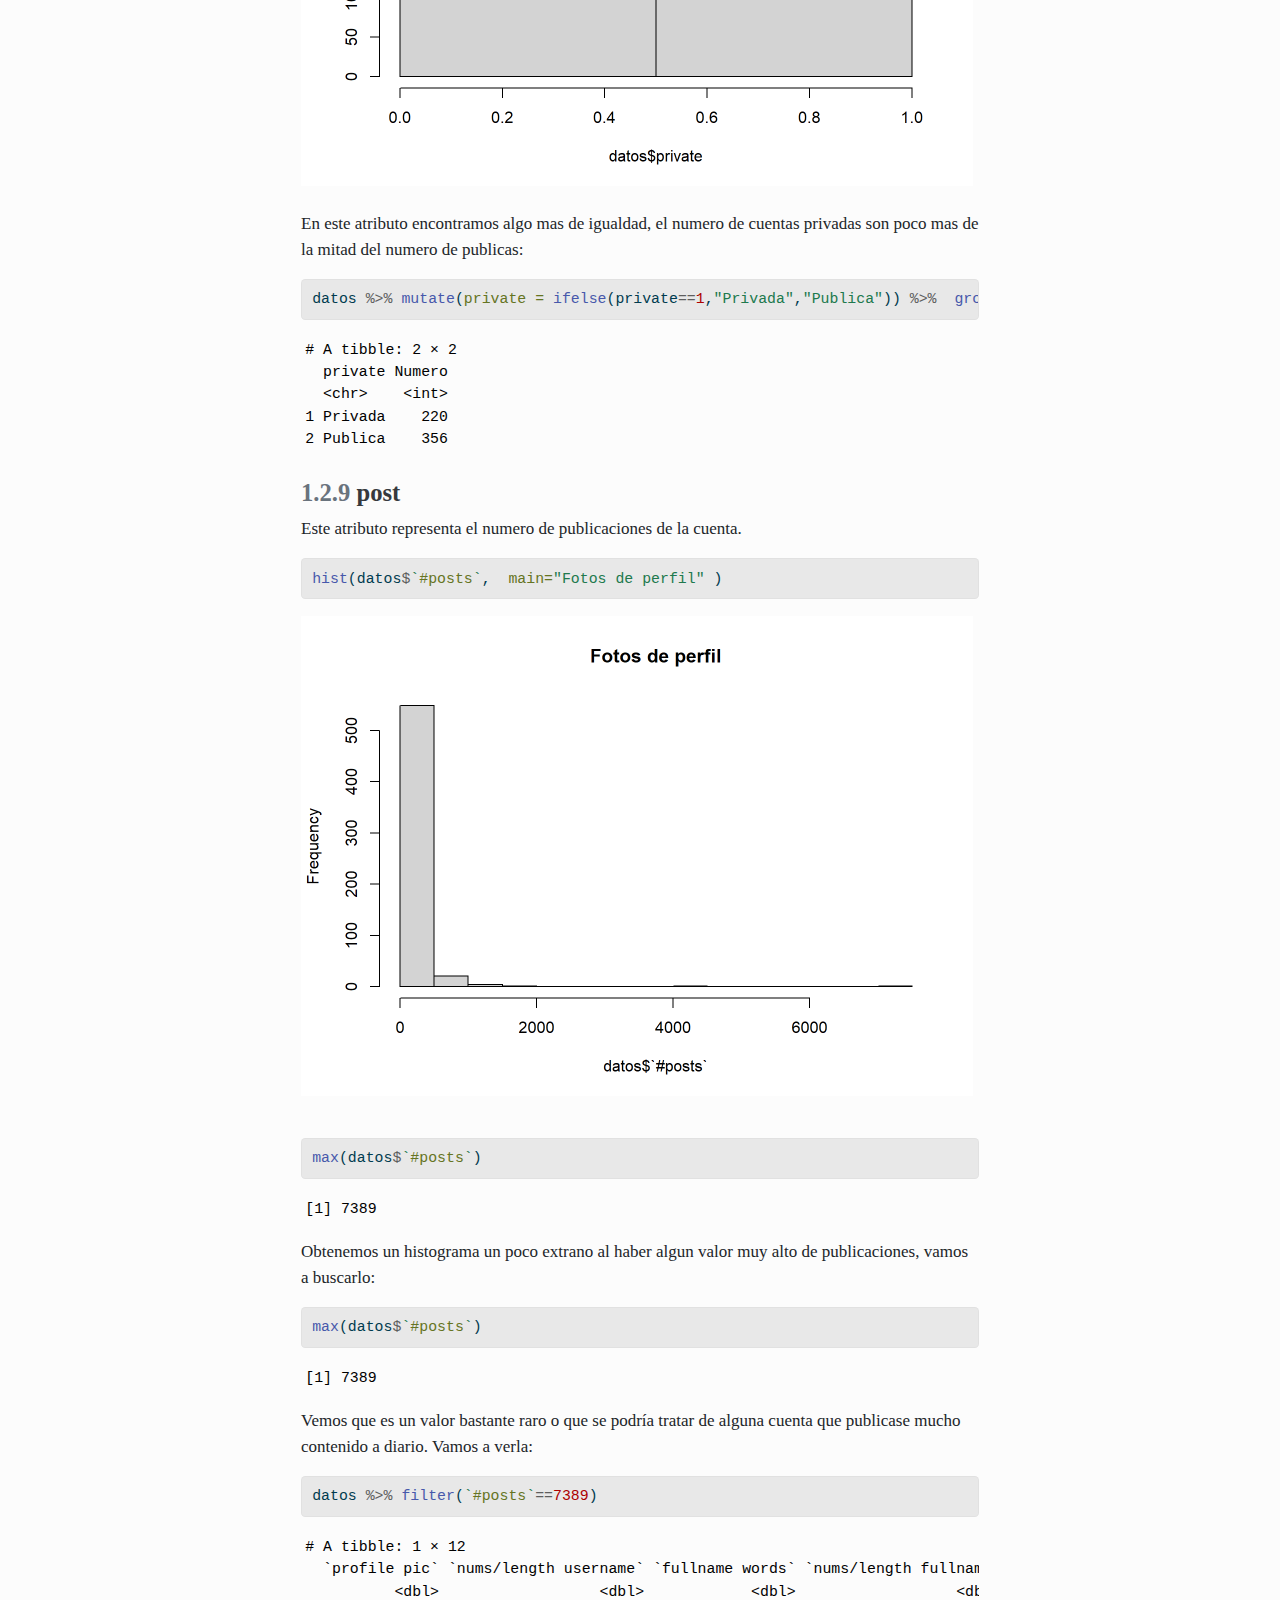
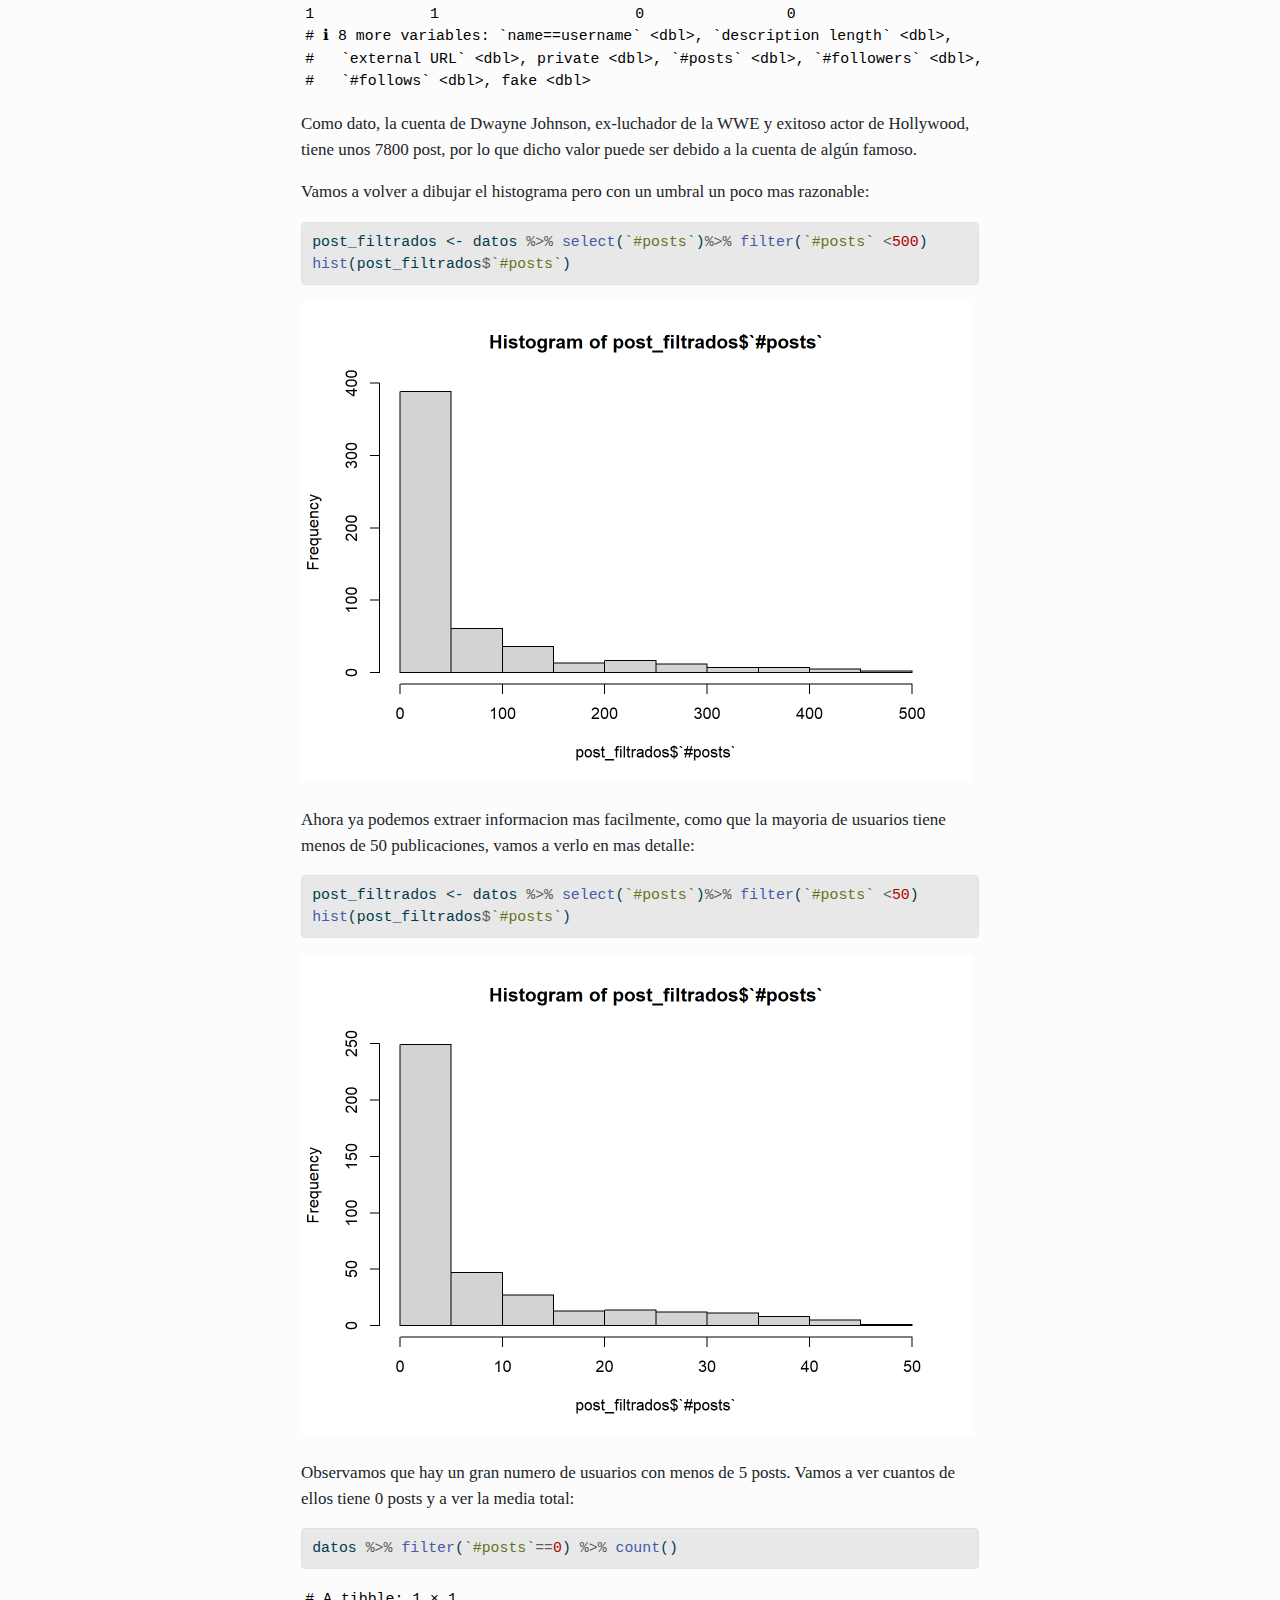
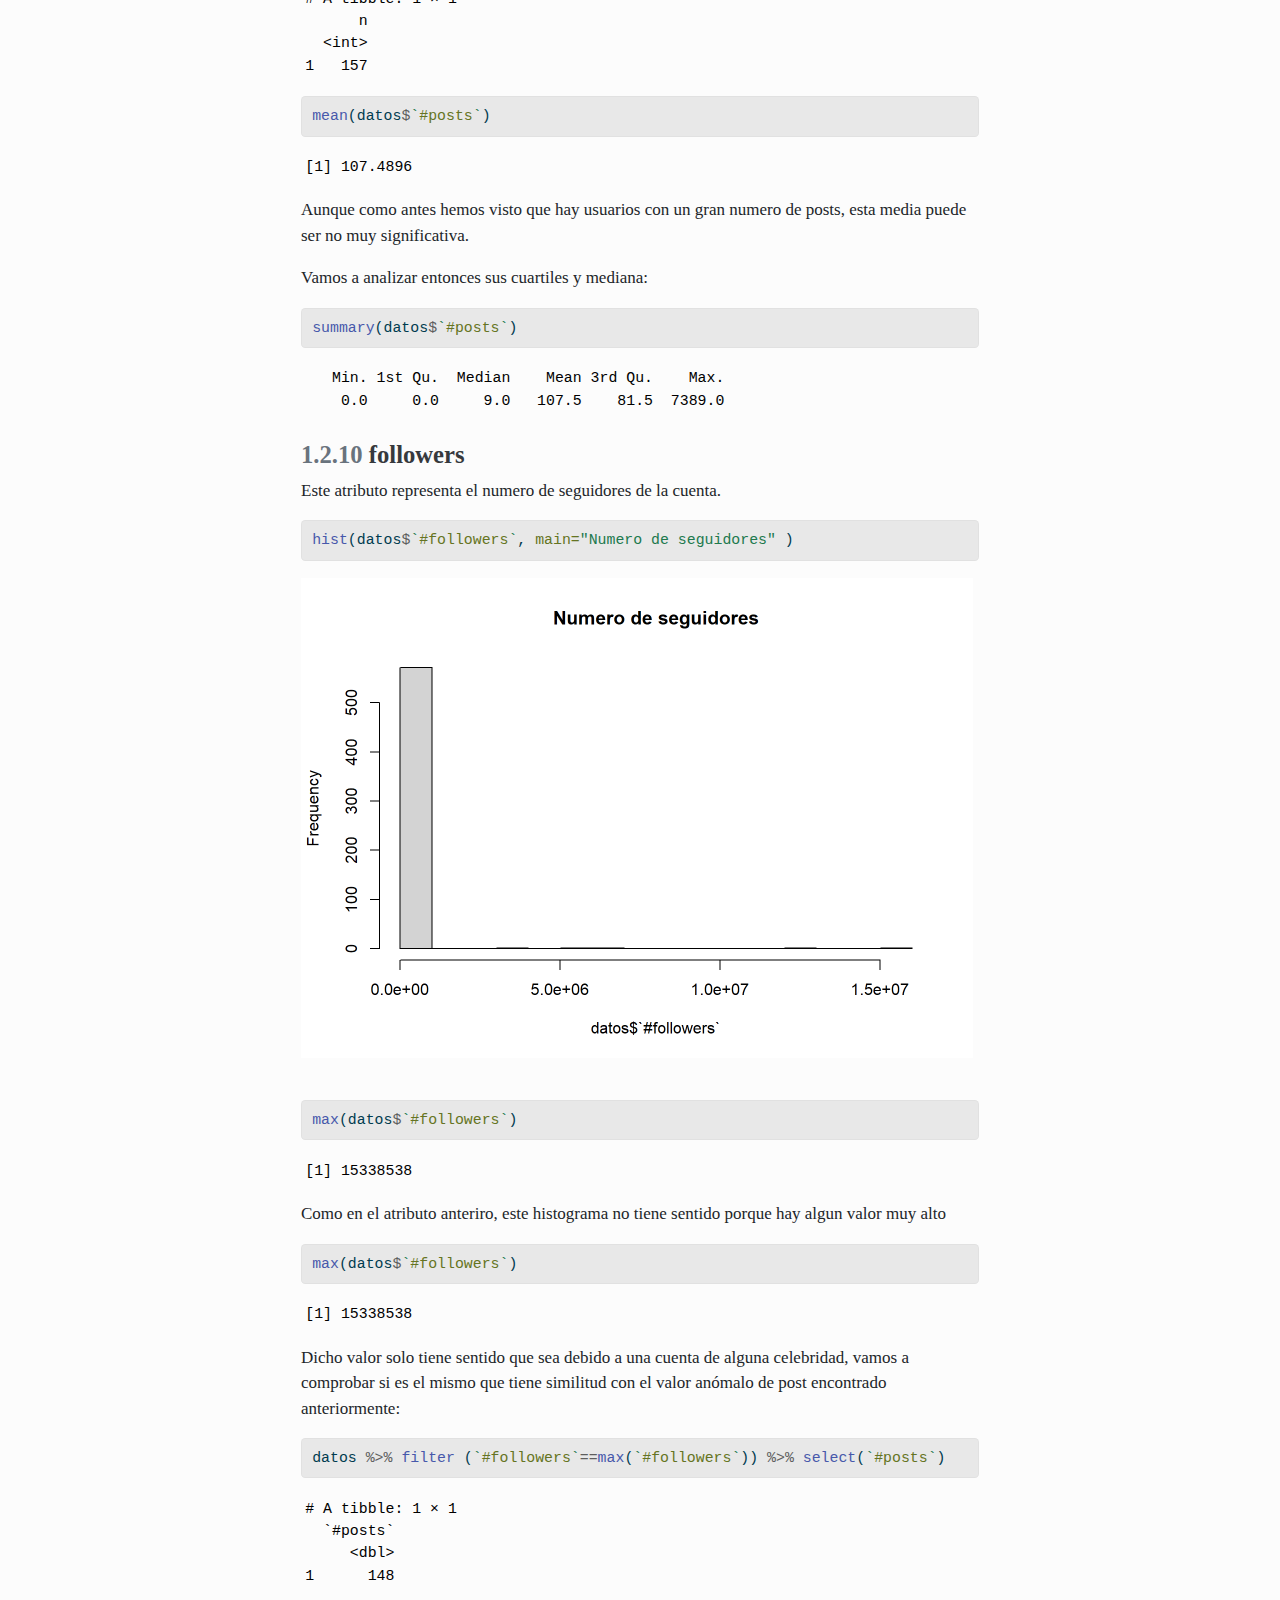
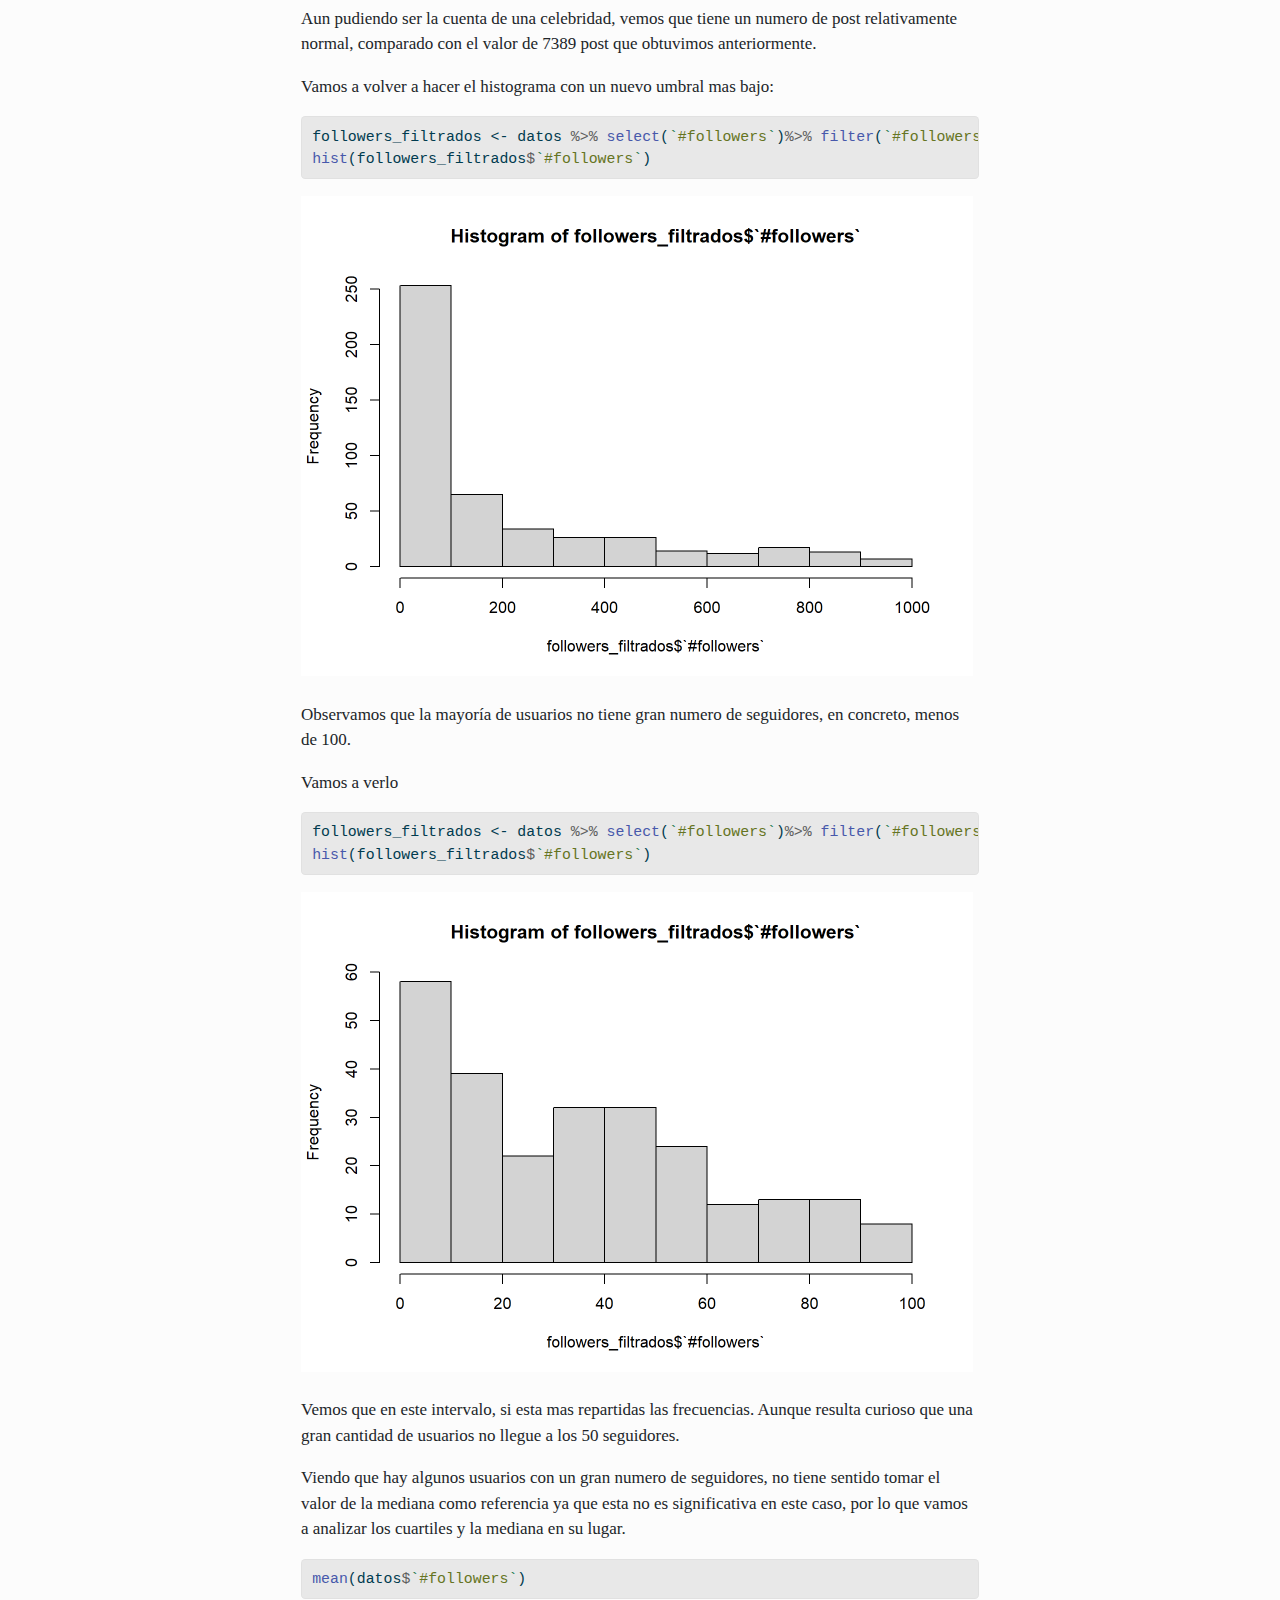
<file: _book/analisisExploratorio.html>
<!DOCTYPE html>
<html xmlns="http://www.w3.org/1999/xhtml" lang="en" xml:lang="en"><head>

<meta charset="utf-8">
<meta name="generator" content="quarto-1.4.553">

<meta name="viewport" content="width=device-width, initial-scale=1.0, user-scalable=yes">


<title>Fake Accounts Instagram - 1&nbsp; Análisis exploratorio de datos.</title>
<style>
code{white-space: pre-wrap;}
span.smallcaps{font-variant: small-caps;}
div.columns{display: flex; gap: min(4vw, 1.5em);}
div.column{flex: auto; overflow-x: auto;}
div.hanging-indent{margin-left: 1.5em; text-indent: -1.5em;}
ul.task-list{list-style: none;}
ul.task-list li input[type="checkbox"] {
  width: 0.8em;
  margin: 0 0.8em 0.2em -1em; /* quarto-specific, see https://github.com/quarto-dev/quarto-cli/issues/4556 */ 
  vertical-align: middle;
}
/* CSS for syntax highlighting */
pre > code.sourceCode { white-space: pre; position: relative; }
pre > code.sourceCode > span { line-height: 1.25; }
pre > code.sourceCode > span:empty { height: 1.2em; }
.sourceCode { overflow: visible; }
code.sourceCode > span { color: inherit; text-decoration: inherit; }
div.sourceCode { margin: 1em 0; }
pre.sourceCode { margin: 0; }
@media screen {
div.sourceCode { overflow: auto; }
}
@media print {
pre > code.sourceCode { white-space: pre-wrap; }
pre > code.sourceCode > span { text-indent: -5em; padding-left: 5em; }
}
pre.numberSource code
  { counter-reset: source-line 0; }
pre.numberSource code > span
  { position: relative; left: -4em; counter-increment: source-line; }
pre.numberSource code > span > a:first-child::before
  { content: counter(source-line);
    position: relative; left: -1em; text-align: right; vertical-align: baseline;
    border: none; display: inline-block;
    -webkit-touch-callout: none; -webkit-user-select: none;
    -khtml-user-select: none; -moz-user-select: none;
    -ms-user-select: none; user-select: none;
    padding: 0 4px; width: 4em;
  }
pre.numberSource { margin-left: 3em;  padding-left: 4px; }
div.sourceCode
  {   }
@media screen {
pre > code.sourceCode > span > a:first-child::before { text-decoration: underline; }
}
</style>


<script src="site_libs/quarto-nav/quarto-nav.js"></script>
<script src="site_libs/quarto-nav/headroom.min.js"></script>
<script src="site_libs/clipboard/clipboard.min.js"></script>
<script src="site_libs/quarto-search/autocomplete.umd.js"></script>
<script src="site_libs/quarto-search/fuse.min.js"></script>
<script src="site_libs/quarto-search/quarto-search.js"></script>
<meta name="quarto:offset" content="./">
<link href="./visualizacionDatos.html" rel="next">
<link href="./index.html" rel="prev">
<script src="site_libs/quarto-html/quarto.js"></script>
<script src="site_libs/quarto-html/popper.min.js"></script>
<script src="site_libs/quarto-html/tippy.umd.min.js"></script>
<script src="site_libs/quarto-html/anchor.min.js"></script>
<link href="site_libs/quarto-html/tippy.css" rel="stylesheet">
<link href="site_libs/quarto-html/quarto-syntax-highlighting.css" rel="stylesheet" id="quarto-text-highlighting-styles">
<script src="site_libs/bootstrap/bootstrap.min.js"></script>
<link href="site_libs/bootstrap/bootstrap-icons.css" rel="stylesheet">
<link href="site_libs/bootstrap/bootstrap.min.css" rel="stylesheet" id="quarto-bootstrap" data-mode="light">
<script id="quarto-search-options" type="application/json">{
  "location": "sidebar",
  "copy-button": false,
  "collapse-after": 3,
  "panel-placement": "start",
  "type": "textbox",
  "limit": 50,
  "keyboard-shortcut": [
    "f",
    "/",
    "s"
  ],
  "show-item-context": false,
  "language": {
    "search-no-results-text": "No results",
    "search-matching-documents-text": "matching documents",
    "search-copy-link-title": "Copy link to search",
    "search-hide-matches-text": "Hide additional matches",
    "search-more-match-text": "more match in this document",
    "search-more-matches-text": "more matches in this document",
    "search-clear-button-title": "Clear",
    "search-text-placeholder": "",
    "search-detached-cancel-button-title": "Cancel",
    "search-submit-button-title": "Submit",
    "search-label": "Search"
  }
}</script>


</head>

<body class="nav-sidebar floating">

<div id="quarto-search-results"></div>
  <header id="quarto-header" class="headroom fixed-top">
  <nav class="quarto-secondary-nav">
    <div class="container-fluid d-flex">
      <button type="button" class="quarto-btn-toggle btn" data-bs-toggle="collapse" data-bs-target=".quarto-sidebar-collapse-item" aria-controls="quarto-sidebar" aria-expanded="false" aria-label="Toggle sidebar navigation" onclick="if (window.quartoToggleHeadroom) { window.quartoToggleHeadroom(); }">
        <i class="bi bi-layout-text-sidebar-reverse"></i>
      </button>
        <nav class="quarto-page-breadcrumbs" aria-label="breadcrumb"><ol class="breadcrumb"><li class="breadcrumb-item"><a href="./analisisExploratorio.html"><span class="chapter-number">1</span>&nbsp; <span class="chapter-title">Análisis exploratorio de datos.</span></a></li></ol></nav>
        <a class="flex-grow-1" role="button" data-bs-toggle="collapse" data-bs-target=".quarto-sidebar-collapse-item" aria-controls="quarto-sidebar" aria-expanded="false" aria-label="Toggle sidebar navigation" onclick="if (window.quartoToggleHeadroom) { window.quartoToggleHeadroom(); }">      
        </a>
      <button type="button" class="btn quarto-search-button" aria-label="" onclick="window.quartoOpenSearch();">
        <i class="bi bi-search"></i>
      </button>
    </div>
  </nav>
</header>
<!-- content -->
<div id="quarto-content" class="quarto-container page-columns page-rows-contents page-layout-article">
<!-- sidebar -->
  <nav id="quarto-sidebar" class="sidebar collapse collapse-horizontal quarto-sidebar-collapse-item sidebar-navigation floating overflow-auto">
    <div class="pt-lg-2 mt-2 text-left sidebar-header">
    <div class="sidebar-title mb-0 py-0">
      <a href="./">Fake Accounts Instagram</a> 
    </div>
      </div>
        <div class="mt-2 flex-shrink-0 align-items-center">
        <div class="sidebar-search">
        <div id="quarto-search" class="" title="Search"></div>
        </div>
        </div>
    <div class="sidebar-menu-container"> 
    <ul class="list-unstyled mt-1">
        <li class="sidebar-item">
  <div class="sidebar-item-container"> 
  <a href="./index.html" class="sidebar-item-text sidebar-link">
 <span class="menu-text">Introducción</span></a>
  </div>
</li>
        <li class="sidebar-item">
  <div class="sidebar-item-container"> 
  <a href="./analisisExploratorio.html" class="sidebar-item-text sidebar-link active">
 <span class="menu-text"><span class="chapter-number">1</span>&nbsp; <span class="chapter-title">Análisis exploratorio de datos.</span></span></a>
  </div>
</li>
        <li class="sidebar-item">
  <div class="sidebar-item-container"> 
  <a href="./visualizacionDatos.html" class="sidebar-item-text sidebar-link">
 <span class="menu-text"><span class="chapter-number">2</span>&nbsp; <span class="chapter-title">Visualización de los Datos</span></span></a>
  </div>
</li>
        <li class="sidebar-item">
  <div class="sidebar-item-container"> 
  <a href="./reglasAsociacion.html" class="sidebar-item-text sidebar-link">
 <span class="menu-text"><span class="chapter-number">3</span>&nbsp; <span class="chapter-title">Reglas de asociación</span></span></a>
  </div>
</li>
        <li class="sidebar-item">
  <div class="sidebar-item-container"> 
  <a href="./fca.html" class="sidebar-item-text sidebar-link">
 <span class="menu-text"><span class="chapter-number">4</span>&nbsp; <span class="chapter-title">Formal Concept Analysis</span></span></a>
  </div>
</li>
        <li class="sidebar-item">
  <div class="sidebar-item-container"> 
  <a href="./regresion.html" class="sidebar-item-text sidebar-link">
 <span class="menu-text"><span class="chapter-number">5</span>&nbsp; <span class="chapter-title">Regresión</span></span></a>
  </div>
</li>
        <li class="sidebar-item">
  <div class="sidebar-item-container"> 
  <a href="./seriesTemporales.html" class="sidebar-item-text sidebar-link">
 <span class="menu-text"><span class="chapter-number">6</span>&nbsp; <span class="chapter-title">seriesTemporales.html</span></span></a>
  </div>
</li>
        <li class="sidebar-item">
  <div class="sidebar-item-container"> 
  <a href="./summary.html" class="sidebar-item-text sidebar-link">
 <span class="menu-text"><span class="chapter-number">7</span>&nbsp; <span class="chapter-title">Summary</span></span></a>
  </div>
</li>
        <li class="sidebar-item">
  <div class="sidebar-item-container"> 
  <a href="./references.html" class="sidebar-item-text sidebar-link">
 <span class="menu-text">References</span></a>
  </div>
</li>
    </ul>
    </div>
</nav>
<div id="quarto-sidebar-glass" class="quarto-sidebar-collapse-item" data-bs-toggle="collapse" data-bs-target=".quarto-sidebar-collapse-item"></div>
<!-- margin-sidebar -->
    <div id="quarto-margin-sidebar" class="sidebar margin-sidebar">
        <nav id="TOC" role="doc-toc" class="toc-active">
    <h2 id="toc-title">Table of contents</h2>
   
  <ul>
  <li><a href="#carga-de-datos" id="toc-carga-de-datos" class="nav-link active" data-scroll-target="#carga-de-datos"><span class="header-section-number">1.1</span> Carga de datos</a></li>
  <li><a href="#analisis-de-atributos" id="toc-analisis-de-atributos" class="nav-link" data-scroll-target="#analisis-de-atributos"><span class="header-section-number">1.2</span> Analisis de atributos</a>
  <ul class="collapse">
  <li><a href="#profile-pic" id="toc-profile-pic" class="nav-link" data-scroll-target="#profile-pic"><span class="header-section-number">1.2.1</span> profile pic</a></li>
  <li><a href="#numslength-username" id="toc-numslength-username" class="nav-link" data-scroll-target="#numslength-username"><span class="header-section-number">1.2.2</span> nums/length username</a></li>
  <li><a href="#fullname-words" id="toc-fullname-words" class="nav-link" data-scroll-target="#fullname-words"><span class="header-section-number">1.2.3</span> fullname words</a></li>
  <li><a href="#numslength-fullname" id="toc-numslength-fullname" class="nav-link" data-scroll-target="#numslength-fullname"><span class="header-section-number">1.2.4</span> nums/length fullname</a></li>
  <li><a href="#nameusername" id="toc-nameusername" class="nav-link" data-scroll-target="#nameusername"><span class="header-section-number">1.2.5</span> name==username</a></li>
  <li><a href="#description-length" id="toc-description-length" class="nav-link" data-scroll-target="#description-length"><span class="header-section-number">1.2.6</span> description length</a></li>
  <li><a href="#external-url" id="toc-external-url" class="nav-link" data-scroll-target="#external-url"><span class="header-section-number">1.2.7</span> external URL</a></li>
  <li><a href="#private" id="toc-private" class="nav-link" data-scroll-target="#private"><span class="header-section-number">1.2.8</span> private</a></li>
  <li><a href="#post" id="toc-post" class="nav-link" data-scroll-target="#post"><span class="header-section-number">1.2.9</span> post</a></li>
  <li><a href="#followers" id="toc-followers" class="nav-link" data-scroll-target="#followers"><span class="header-section-number">1.2.10</span> followers</a></li>
  <li><a href="#follows" id="toc-follows" class="nav-link" data-scroll-target="#follows"><span class="header-section-number">1.2.11</span> follows</a></li>
  <li><a href="#fake" id="toc-fake" class="nav-link" data-scroll-target="#fake"><span class="header-section-number">1.2.12</span> fake</a></li>
  </ul></li>
  <li><a href="#herramienta-de-dataexplorer" id="toc-herramienta-de-dataexplorer" class="nav-link" data-scroll-target="#herramienta-de-dataexplorer"><span class="header-section-number">1.3</span> Herramienta de DataExplorer</a>
  <ul class="collapse">
  <li><a href="#funciones-interesantes" id="toc-funciones-interesantes" class="nav-link" data-scroll-target="#funciones-interesantes"><span class="header-section-number">1.3.1</span> Funciones interesantes</a></li>
  </ul></li>
  </ul>
</nav>
    </div>
<!-- main -->
<main class="content" id="quarto-document-content">

<header id="title-block-header" class="quarto-title-block default">
<div class="quarto-title">
<h1 class="title"><span class="chapter-number">1</span>&nbsp; <span class="chapter-title">Análisis exploratorio de datos.</span></h1>
</div>



<div class="quarto-title-meta">

    
  
    
  </div>
  


</header>


<p>El análisis exploratorio de datos consiste en analizar el conjunto o conjuntos de datos de entrada con el objetivo de resumir sus características principales ayudando a su comprensión para futuras técnicas. Es una fase crucial en la ciencia de datos, ya que ayuda a los analistas de datos a comprender mejor los datos antes de aplicar modelos estadísticos más complejos o herramientas mas sofisticadas.</p>
<p>Para realizar dicho análisis, vamos a utilizar el <em>meta-package</em> de <code>tidyverse.</code></p>
<section id="carga-de-datos" class="level2" data-number="1.1">
<h2 data-number="1.1" class="anchored" data-anchor-id="carga-de-datos"><span class="header-section-number">1.1</span> Carga de datos</h2>
<p>Como hemos visto anteriormente, el dataSet contienen dos archivos con datos, sin embargo, puesto que el archivo de <em>train.csv</em> contiene mas entradas de datos, vamos a utilizar dicho conjunto de datos para aplicarle nuestras técnicas de análisis.</p>
<p>En primer lugar, vamos a cargar las librerias necesarias y los datos:</p>
<div class="cell">
<div class="sourceCode cell-code" id="cb1"><pre class="sourceCode r code-with-copy"><code class="sourceCode r"><span id="cb1-1"><a href="#cb1-1" aria-hidden="true" tabindex="-1"></a><span class="fu">library</span>(tidyverse) </span></code><button title="Copy to Clipboard" class="code-copy-button"><i class="bi"></i></button></pre></div>
<div class="cell-output cell-output-stderr">
<pre><code>── Attaching core tidyverse packages ──────────────────────── tidyverse 2.0.0 ──
✔ dplyr     1.1.4     ✔ readr     2.1.5
✔ forcats   1.0.0     ✔ stringr   1.5.1
✔ ggplot2   3.5.0     ✔ tibble    3.2.1
✔ lubridate 1.9.3     ✔ tidyr     1.3.1
✔ purrr     1.0.2     
── Conflicts ────────────────────────────────────────── tidyverse_conflicts() ──
✖ dplyr::filter() masks stats::filter()
✖ dplyr::lag()    masks stats::lag()
ℹ Use the conflicted package (&lt;http://conflicted.r-lib.org/&gt;) to force all conflicts to become errors</code></pre>
</div>
<div class="sourceCode cell-code" id="cb3"><pre class="sourceCode r code-with-copy"><code class="sourceCode r"><span id="cb3-1"><a href="#cb3-1" aria-hidden="true" tabindex="-1"></a><span class="fu">library</span>(readr) </span>
<span id="cb3-2"><a href="#cb3-2" aria-hidden="true" tabindex="-1"></a>datos <span class="ot">&lt;-</span> <span class="fu">read_csv</span>(<span class="st">"Data/train.csv"</span>) </span></code><button title="Copy to Clipboard" class="code-copy-button"><i class="bi"></i></button></pre></div>
<div class="cell-output cell-output-stderr">
<pre><code>Rows: 576 Columns: 12
── Column specification ────────────────────────────────────────────────────────
Delimiter: ","
dbl (12): profile pic, nums/length username, fullname words, nums/length ful...

ℹ Use `spec()` to retrieve the full column specification for this data.
ℹ Specify the column types or set `show_col_types = FALSE` to quiet this message.</code></pre>
</div>
</div>
<p>Una vez tenemos nuestros datos, podemos ponernos manos a la obra.</p>
<p>Vamos a comenzar ojeando cuantas filas tenemos:</p>
<div class="cell">
<div class="sourceCode cell-code" id="cb5"><pre class="sourceCode r code-with-copy"><code class="sourceCode r"><span id="cb5-1"><a href="#cb5-1" aria-hidden="true" tabindex="-1"></a><span class="fu">nrow</span>(datos)</span></code><button title="Copy to Clipboard" class="code-copy-button"><i class="bi"></i></button></pre></div>
<div class="cell-output cell-output-stdout">
<pre><code>[1] 576</code></pre>
</div>
</div>
<p>Y también vemos cuantos atributos tiene cada fila y sus nombres:</p>
<div class="cell">
<div class="sourceCode cell-code" id="cb7"><pre class="sourceCode r code-with-copy"><code class="sourceCode r"><span id="cb7-1"><a href="#cb7-1" aria-hidden="true" tabindex="-1"></a><span class="fu">ncol</span>(datos)  </span></code><button title="Copy to Clipboard" class="code-copy-button"><i class="bi"></i></button></pre></div>
<div class="cell-output cell-output-stdout">
<pre><code>[1] 12</code></pre>
</div>
</div>
<div class="cell">
<div class="sourceCode cell-code" id="cb9"><pre class="sourceCode r code-with-copy"><code class="sourceCode r"><span id="cb9-1"><a href="#cb9-1" aria-hidden="true" tabindex="-1"></a><span class="fu">colnames</span>(datos)</span></code><button title="Copy to Clipboard" class="code-copy-button"><i class="bi"></i></button></pre></div>
<div class="cell-output cell-output-stdout">
<pre><code> [1] "profile pic"          "nums/length username" "fullname words"      
 [4] "nums/length fullname" "name==username"       "description length"  
 [7] "external URL"         "private"              "#posts"              
[10] "#followers"           "#follows"             "fake"                </code></pre>
</div>
</div>
<p>Veamos las primeras filas del dataset</p>
<div class="cell">
<div class="sourceCode cell-code" id="cb11"><pre class="sourceCode r code-with-copy"><code class="sourceCode r"><span id="cb11-1"><a href="#cb11-1" aria-hidden="true" tabindex="-1"></a><span class="fu">head</span>(datos)</span></code><button title="Copy to Clipboard" class="code-copy-button"><i class="bi"></i></button></pre></div>
<div class="cell-output cell-output-stdout">
<pre><code># A tibble: 6 × 12
  `profile pic` `nums/length username` `fullname words` `nums/length fullname`
          &lt;dbl&gt;                  &lt;dbl&gt;            &lt;dbl&gt;                  &lt;dbl&gt;
1             1                   0.27                0                      0
2             1                   0                   2                      0
3             1                   0.1                 2                      0
4             1                   0                   1                      0
5             1                   0                   2                      0
6             1                   0                   4                      0
# ℹ 8 more variables: `name==username` &lt;dbl&gt;, `description length` &lt;dbl&gt;,
#   `external URL` &lt;dbl&gt;, private &lt;dbl&gt;, `#posts` &lt;dbl&gt;, `#followers` &lt;dbl&gt;,
#   `#follows` &lt;dbl&gt;, fake &lt;dbl&gt;</code></pre>
</div>
</div>
<p>Podemos ver que todas las columnas tienen valores numericos, pero vamos a comprobarlo mirando dentro su estructura:</p>
<div class="cell">
<div class="sourceCode cell-code" id="cb13"><pre class="sourceCode r code-with-copy"><code class="sourceCode r"><span id="cb13-1"><a href="#cb13-1" aria-hidden="true" tabindex="-1"></a><span class="fu">str</span>(datos)</span></code><button title="Copy to Clipboard" class="code-copy-button"><i class="bi"></i></button></pre></div>
<div class="cell-output cell-output-stdout">
<pre><code>spc_tbl_ [576 × 12] (S3: spec_tbl_df/tbl_df/tbl/data.frame)
 $ profile pic         : num [1:576] 1 1 1 1 1 1 1 1 1 1 ...
 $ nums/length username: num [1:576] 0.27 0 0.1 0 0 0 0 0 0 0 ...
 $ fullname words      : num [1:576] 0 2 2 1 2 4 2 2 0 2 ...
 $ nums/length fullname: num [1:576] 0 0 0 0 0 0 0 0 0 0 ...
 $ name==username      : num [1:576] 0 0 0 0 0 0 0 0 0 0 ...
 $ description length  : num [1:576] 53 44 0 82 0 81 50 0 71 40 ...
 $ external URL        : num [1:576] 0 0 0 0 0 1 0 0 0 1 ...
 $ private             : num [1:576] 0 0 1 0 1 0 0 0 0 0 ...
 $ #posts              : num [1:576] 32 286 13 679 6 344 16 33 72 213 ...
 $ #followers          : num [1:576] 1000 2740 159 414 151 ...
 $ #follows            : num [1:576] 955 533 98 651 126 ...
 $ fake                : num [1:576] 0 0 0 0 0 0 0 0 0 0 ...
 - attr(*, "spec")=
  .. cols(
  ..   `profile pic` = col_double(),
  ..   `nums/length username` = col_double(),
  ..   `fullname words` = col_double(),
  ..   `nums/length fullname` = col_double(),
  ..   `name==username` = col_double(),
  ..   `description length` = col_double(),
  ..   `external URL` = col_double(),
  ..   private = col_double(),
  ..   `#posts` = col_double(),
  ..   `#followers` = col_double(),
  ..   `#follows` = col_double(),
  ..   fake = col_double()
  .. )
 - attr(*, "problems")=&lt;externalptr&gt; </code></pre>
</div>
</div>
<p>Hemos comprobado que todos los valores son del tipo numerico y double.</p>
<div class="cell">
<div class="sourceCode cell-code" id="cb15"><pre class="sourceCode r code-with-copy"><code class="sourceCode r"><span id="cb15-1"><a href="#cb15-1" aria-hidden="true" tabindex="-1"></a><span class="fu">anyNA</span>(datos)</span></code><button title="Copy to Clipboard" class="code-copy-button"><i class="bi"></i></button></pre></div>
<div class="cell-output cell-output-stdout">
<pre><code>[1] FALSE</code></pre>
</div>
</div>
<p>Por ultimo comprobamos que no existen valores NA dentro del dataset, lo que nos ayudara en su próximo análisis exploratorio.</p>
</section>
<section id="analisis-de-atributos" class="level2" data-number="1.2">
<h2 data-number="1.2" class="anchored" data-anchor-id="analisis-de-atributos"><span class="header-section-number">1.2</span> Analisis de atributos</h2>
<p>Una vez visto un poco por encima la estructura del dataSet, vamos a explorar uno a uno los atributos de cada fila, explorando su significado, los valores limite, …</p>
<section id="profile-pic" class="level3" data-number="1.2.1">
<h3 data-number="1.2.1" class="anchored" data-anchor-id="profile-pic"><span class="header-section-number">1.2.1</span> profile pic</h3>
<p>Este es un atributo binario que indica si un usuario tiene foto de perfil. Por lo tanto solo tenemos o 0 o 1.</p>
<div class="cell">
<div class="sourceCode cell-code" id="cb17"><pre class="sourceCode r code-with-copy"><code class="sourceCode r"><span id="cb17-1"><a href="#cb17-1" aria-hidden="true" tabindex="-1"></a><span class="fu">str</span>(datos<span class="sc">$</span><span class="st">`</span><span class="at">profile pic</span><span class="st">`</span>)</span></code><button title="Copy to Clipboard" class="code-copy-button"><i class="bi"></i></button></pre></div>
<div class="cell-output cell-output-stdout">
<pre><code> num [1:576] 1 1 1 1 1 1 1 1 1 1 ...</code></pre>
</div>
<div class="sourceCode cell-code" id="cb19"><pre class="sourceCode r code-with-copy"><code class="sourceCode r"><span id="cb19-1"><a href="#cb19-1" aria-hidden="true" tabindex="-1"></a><span class="fu">anyNA</span>(datos<span class="sc">$</span><span class="st">`</span><span class="at">profile pic</span><span class="st">`</span>)</span></code><button title="Copy to Clipboard" class="code-copy-button"><i class="bi"></i></button></pre></div>
<div class="cell-output cell-output-stdout">
<pre><code>[1] FALSE</code></pre>
</div>
</div>
<p>Vemos que esta columna no contiene ningun NA.</p>
<p>Vamos a visualizar la proporcion de usuarios con foto de perfil:</p>
<div class="cell">
<div class="sourceCode cell-code" id="cb21"><pre class="sourceCode r code-with-copy"><code class="sourceCode r"><span id="cb21-1"><a href="#cb21-1" aria-hidden="true" tabindex="-1"></a><span class="fu">hist</span>(datos<span class="sc">$</span><span class="st">`</span><span class="at">profile pic</span><span class="st">`</span>, <span class="at">breaks =</span> <span class="dv">2</span>, <span class="at">main=</span><span class="st">"Fotos de perfil"</span> )</span></code><button title="Copy to Clipboard" class="code-copy-button"><i class="bi"></i></button></pre></div>
<div class="cell-output-display">
<div>
<figure class="figure">
<p><img src="analisisExploratorio_files/figure-html/unnamed-chunk-9-1.png" class="img-fluid figure-img" width="672"></p>
</figure>
</div>
</div>
</div>
<p>Observamos que más de la mitad de los usuarios tienen foto de perfil.</p>
</section>
<section id="numslength-username" class="level3" data-number="1.2.2">
<h3 data-number="1.2.2" class="anchored" data-anchor-id="numslength-username"><span class="header-section-number">1.2.2</span> nums/length username</h3>
<p>Este atributo representa el ratio de numero de caracteres numericos en el nombre de usuario respecto su longutud. Ej: Ant234 -&gt; Ratio 1.</p>
<div class="cell">
<div class="sourceCode cell-code" id="cb22"><pre class="sourceCode r code-with-copy"><code class="sourceCode r"><span id="cb22-1"><a href="#cb22-1" aria-hidden="true" tabindex="-1"></a><span class="fu">hist</span>(datos<span class="sc">$</span><span class="st">`</span><span class="at">nums/length username</span><span class="st">`</span>, <span class="at">main=</span><span class="st">"Ratio caracteres num en usuario"</span> )</span></code><button title="Copy to Clipboard" class="code-copy-button"><i class="bi"></i></button></pre></div>
<div class="cell-output-display">
<div>
<figure class="figure">
<p><img src="analisisExploratorio_files/figure-html/unnamed-chunk-10-1.png" class="img-fluid figure-img" width="672"></p>
</figure>
</div>
</div>
</div>
</section>
<section id="fullname-words" class="level3" data-number="1.2.3">
<h3 data-number="1.2.3" class="anchored" data-anchor-id="fullname-words"><span class="header-section-number">1.2.3</span> fullname words</h3>
<p>Este atributo representa la cantidad de palabras que componen el nombre del usuario.</p>
<div class="cell">
<div class="sourceCode cell-code" id="cb23"><pre class="sourceCode r code-with-copy"><code class="sourceCode r"><span id="cb23-1"><a href="#cb23-1" aria-hidden="true" tabindex="-1"></a><span class="fu">max</span>(datos<span class="sc">$</span><span class="st">`</span><span class="at">fullname words</span><span class="st">`</span>)</span></code><button title="Copy to Clipboard" class="code-copy-button"><i class="bi"></i></button></pre></div>
<div class="cell-output cell-output-stdout">
<pre><code>[1] 12</code></pre>
</div>
</div>
<p>Observamos que hay uno o varios usuarios cuyo nombre tiene 12 palabras de longitud, algo que es poco común.</p>
<div class="cell">
<div class="sourceCode cell-code" id="cb25"><pre class="sourceCode r code-with-copy"><code class="sourceCode r"><span id="cb25-1"><a href="#cb25-1" aria-hidden="true" tabindex="-1"></a><span class="fu">hist</span>(datos<span class="sc">$</span><span class="st">`</span><span class="at">fullname words</span><span class="st">`</span>, <span class="at">main=</span><span class="st">"Num palabra nombre"</span> )</span></code><button title="Copy to Clipboard" class="code-copy-button"><i class="bi"></i></button></pre></div>
<div class="cell-output-display">
<div>
<figure class="figure">
<p><img src="analisisExploratorio_files/figure-html/unnamed-chunk-12-1.png" class="img-fluid figure-img" width="672"></p>
</figure>
</div>
</div>
</div>
<p>Analizando el histograma, vemos que la mayoría de usuarios tiene entre 0 y 1 palabras en su nombre.</p>
<div class="cell">
<div class="sourceCode cell-code" id="cb26"><pre class="sourceCode r code-with-copy"><code class="sourceCode r"><span id="cb26-1"><a href="#cb26-1" aria-hidden="true" tabindex="-1"></a><span class="fu">count</span>(<span class="fu">filter</span>(datos,<span class="st">`</span><span class="at">fullname words</span><span class="st">`</span><span class="sc">==</span><span class="dv">1</span> <span class="sc">|</span> <span class="st">`</span><span class="at">fullname words</span><span class="st">`</span><span class="sc">==</span><span class="dv">2</span>))<span class="sc">/</span><span class="fu">count</span>(datos)<span class="sc">*</span><span class="dv">100</span></span></code><button title="Copy to Clipboard" class="code-copy-button"><i class="bi"></i></button></pre></div>
<div class="cell-output cell-output-stdout">
<pre><code>         n
1 81.59722</code></pre>
</div>
</div>
<p>En concreto el 81,6% de los datos tienen entre 0 y 1 palabras en su nombre.</p>
</section>
<section id="numslength-fullname" class="level3" data-number="1.2.4">
<h3 data-number="1.2.4" class="anchored" data-anchor-id="numslength-fullname"><span class="header-section-number">1.2.4</span> nums/length fullname</h3>
<p>Este atributo representa el ratio de numero de caracteres numéricos en el nombre completo del usuario respecto su longitud.</p>
<div class="cell">
<div class="sourceCode cell-code" id="cb28"><pre class="sourceCode r code-with-copy"><code class="sourceCode r"><span id="cb28-1"><a href="#cb28-1" aria-hidden="true" tabindex="-1"></a><span class="fu">hist</span>(datos<span class="sc">$</span><span class="st">`</span><span class="at">nums/length fullname</span><span class="st">`</span>, <span class="at">main=</span><span class="st">"Ratio caracteres num en nombre"</span> )</span></code><button title="Copy to Clipboard" class="code-copy-button"><i class="bi"></i></button></pre></div>
<div class="cell-output-display">
<div>
<figure class="figure">
<p><img src="analisisExploratorio_files/figure-html/unnamed-chunk-14-1.png" class="img-fluid figure-img" width="672"></p>
</figure>
</div>
</div>
</div>
<p>Observamos que es bastante inusual que un usuario tenga caracteres en su nombre completo, mientra que, como hemos visto antes, en el nombre de usuario, es más frecuente encontrar caracteres.</p>
</section>
<section id="nameusername" class="level3" data-number="1.2.5">
<h3 data-number="1.2.5" class="anchored" data-anchor-id="nameusername"><span class="header-section-number">1.2.5</span> name==username</h3>
<p>Este atributo es un atributo binario que representa si el usuario tiene el mismo nombre de usuario y nombre completo.</p>
<div class="cell">
<div class="sourceCode cell-code" id="cb29"><pre class="sourceCode r code-with-copy"><code class="sourceCode r"><span id="cb29-1"><a href="#cb29-1" aria-hidden="true" tabindex="-1"></a><span class="fu">hist</span>(datos<span class="sc">$</span><span class="st">`</span><span class="at">name==username</span><span class="st">`</span>, <span class="at">breaks =</span> <span class="dv">2</span>, <span class="at">main=</span><span class="st">"Nombre igual a usuario"</span> )</span></code><button title="Copy to Clipboard" class="code-copy-button"><i class="bi"></i></button></pre></div>
<div class="cell-output-display">
<div>
<figure class="figure">
<p><img src="analisisExploratorio_files/figure-html/unnamed-chunk-15-1.png" class="img-fluid figure-img" width="672"></p>
</figure>
</div>
</div>
</div>
<p>Concluimos que el bastante inusual que un usuarios tenga el mismo nombre de usuario y nombre completo.</p>
</section>
<section id="description-length" class="level3" data-number="1.2.6">
<h3 data-number="1.2.6" class="anchored" data-anchor-id="description-length"><span class="header-section-number">1.2.6</span> description length</h3>
<p>Este atributo representa la longitud de la descripción del perfil de usuario (en caracteres).</p>
<div class="cell">
<div class="sourceCode cell-code" id="cb30"><pre class="sourceCode r code-with-copy"><code class="sourceCode r"><span id="cb30-1"><a href="#cb30-1" aria-hidden="true" tabindex="-1"></a><span class="fu">hist</span>(datos<span class="sc">$</span><span class="st">`</span><span class="at">description length</span><span class="st">`</span>, <span class="at">main=</span><span class="st">"Num carateres de la descripcion"</span> )</span></code><button title="Copy to Clipboard" class="code-copy-button"><i class="bi"></i></button></pre></div>
<div class="cell-output-display">
<div>
<figure class="figure">
<p><img src="analisisExploratorio_files/figure-html/unnamed-chunk-16-1.png" class="img-fluid figure-img" width="672"></p>
</figure>
</div>
</div>
</div>
<p>Podemos intuir que el máximo de caracteres que ofrece Instagram en su descripción es 150, cuyo limite es alcanzado por pocos usuarios del DataSet:</p>
<div class="cell">
<div class="sourceCode cell-code" id="cb31"><pre class="sourceCode r code-with-copy"><code class="sourceCode r"><span id="cb31-1"><a href="#cb31-1" aria-hidden="true" tabindex="-1"></a><span class="fu">filter</span>(datos,datos<span class="sc">$</span><span class="st">`</span><span class="at">description length</span><span class="st">`</span> <span class="sc">==</span><span class="dv">150</span>) <span class="sc">%&gt;%</span> <span class="fu">count</span>() <span class="sc">%&gt;%</span> <span class="fu">summarise</span>(<span class="st">`</span><span class="at">Num de usuarios</span><span class="st">`</span><span class="ot">=</span>n)</span></code><button title="Copy to Clipboard" class="code-copy-button"><i class="bi"></i></button></pre></div>
<div class="cell-output cell-output-stdout">
<pre><code># A tibble: 1 × 1
  `Num de usuarios`
              &lt;int&gt;
1                 2</code></pre>
</div>
</div>
<p>Viendo el histograma, descubrimos que la mayoría de usuarios tienen una descripción con pocos caracteres, pero vamos a calcular la media para poder tener una idea:</p>
<div class="cell">
<div class="sourceCode cell-code" id="cb33"><pre class="sourceCode r code-with-copy"><code class="sourceCode r"><span id="cb33-1"><a href="#cb33-1" aria-hidden="true" tabindex="-1"></a><span class="fu">mean</span>(datos<span class="sc">$</span><span class="st">`</span><span class="at">description length</span><span class="st">`</span>)</span></code><button title="Copy to Clipboard" class="code-copy-button"><i class="bi"></i></button></pre></div>
<div class="cell-output cell-output-stdout">
<pre><code>[1] 22.62326</code></pre>
</div>
</div>
<p>Encontramos que la media de caracteres en la descripción, lo que, dependiendo del idioma, puede ser una pequeña frase o algunas palabras. Las descripciones largar son menos frecuentes.</p>
</section>
<section id="external-url" class="level3" data-number="1.2.7">
<h3 data-number="1.2.7" class="anchored" data-anchor-id="external-url"><span class="header-section-number">1.2.7</span> external URL</h3>
<p>Este atributo es un atributo binario que representa si el perfil tiene algún enlaza externo en el.</p>
<div class="cell">
<div class="sourceCode cell-code" id="cb35"><pre class="sourceCode r code-with-copy"><code class="sourceCode r"><span id="cb35-1"><a href="#cb35-1" aria-hidden="true" tabindex="-1"></a><span class="fu">hist</span>(datos<span class="sc">$</span><span class="st">`</span><span class="at">external URL</span><span class="st">`</span>, <span class="at">breaks =</span> <span class="dv">2</span>, <span class="at">main=</span><span class="st">"Enlace en el perfil?"</span> )</span></code><button title="Copy to Clipboard" class="code-copy-button"><i class="bi"></i></button></pre></div>
<div class="cell-output-display">
<div>
<figure class="figure">
<p><img src="analisisExploratorio_files/figure-html/unnamed-chunk-19-1.png" class="img-fluid figure-img" width="672"></p>
</figure>
</div>
</div>
</div>
<p>Lo mas común son los perfiles sin enlaces externos.</p>
</section>
<section id="private" class="level3" data-number="1.2.8">
<h3 data-number="1.2.8" class="anchored" data-anchor-id="private"><span class="header-section-number">1.2.8</span> private</h3>
<p>Este atributo es un atributo binario que representa si el perfil es privado o publico.</p>
<div class="cell">
<div class="sourceCode cell-code" id="cb36"><pre class="sourceCode r code-with-copy"><code class="sourceCode r"><span id="cb36-1"><a href="#cb36-1" aria-hidden="true" tabindex="-1"></a><span class="fu">hist</span>(datos<span class="sc">$</span><span class="st">`</span><span class="at">private</span><span class="st">`</span>, <span class="at">breaks =</span> <span class="dv">2</span>, <span class="at">main=</span><span class="st">"Perfil privado?"</span> )</span></code><button title="Copy to Clipboard" class="code-copy-button"><i class="bi"></i></button></pre></div>
<div class="cell-output-display">
<div>
<figure class="figure">
<p><img src="analisisExploratorio_files/figure-html/unnamed-chunk-20-1.png" class="img-fluid figure-img" width="672"></p>
</figure>
</div>
</div>
</div>
<p>En este atributo encontramos algo mas de igualdad, el numero de cuentas privadas son poco mas de la mitad del numero de publicas:</p>
<div class="cell">
<div class="sourceCode cell-code" id="cb37"><pre class="sourceCode r code-with-copy"><code class="sourceCode r"><span id="cb37-1"><a href="#cb37-1" aria-hidden="true" tabindex="-1"></a>datos <span class="sc">%&gt;%</span> <span class="fu">mutate</span>(<span class="at">private =</span> <span class="fu">ifelse</span>(private<span class="sc">==</span><span class="dv">1</span>,<span class="st">"Privada"</span>,<span class="st">"Publica"</span>)) <span class="sc">%&gt;%</span>  <span class="fu">group_by</span>(private) <span class="sc">%&gt;%</span> <span class="fu">count</span>() <span class="sc">%&gt;%</span>  <span class="fu">summarise</span>(<span class="at">Numero =</span> <span class="fu">sum</span>(n))  </span></code><button title="Copy to Clipboard" class="code-copy-button"><i class="bi"></i></button></pre></div>
<div class="cell-output cell-output-stdout">
<pre><code># A tibble: 2 × 2
  private Numero
  &lt;chr&gt;    &lt;int&gt;
1 Privada    220
2 Publica    356</code></pre>
</div>
</div>
</section>
<section id="post" class="level3" data-number="1.2.9">
<h3 data-number="1.2.9" class="anchored" data-anchor-id="post"><span class="header-section-number">1.2.9</span> post</h3>
<p>Este atributo representa el numero de publicaciones de la cuenta.</p>
<div class="cell">
<div class="sourceCode cell-code" id="cb39"><pre class="sourceCode r code-with-copy"><code class="sourceCode r"><span id="cb39-1"><a href="#cb39-1" aria-hidden="true" tabindex="-1"></a><span class="fu">hist</span>(datos<span class="sc">$</span><span class="st">`</span><span class="at">#posts</span><span class="st">`</span>,  <span class="at">main=</span><span class="st">"Fotos de perfil"</span> )</span></code><button title="Copy to Clipboard" class="code-copy-button"><i class="bi"></i></button></pre></div>
<div class="cell-output-display">
<div>
<figure class="figure">
<p><img src="analisisExploratorio_files/figure-html/unnamed-chunk-22-1.png" class="img-fluid figure-img" width="672"></p>
</figure>
</div>
</div>
<div class="sourceCode cell-code" id="cb40"><pre class="sourceCode r code-with-copy"><code class="sourceCode r"><span id="cb40-1"><a href="#cb40-1" aria-hidden="true" tabindex="-1"></a><span class="fu">max</span>(datos<span class="sc">$</span><span class="st">`</span><span class="at">#posts</span><span class="st">`</span>)</span></code><button title="Copy to Clipboard" class="code-copy-button"><i class="bi"></i></button></pre></div>
<div class="cell-output cell-output-stdout">
<pre><code>[1] 7389</code></pre>
</div>
</div>
<p>Obtenemos un histograma un poco extrano al haber algun valor muy alto de publicaciones, vamos a buscarlo:</p>
<div class="cell">
<div class="sourceCode cell-code" id="cb42"><pre class="sourceCode r code-with-copy"><code class="sourceCode r"><span id="cb42-1"><a href="#cb42-1" aria-hidden="true" tabindex="-1"></a><span class="fu">max</span>(datos<span class="sc">$</span><span class="st">`</span><span class="at">#posts</span><span class="st">`</span>)</span></code><button title="Copy to Clipboard" class="code-copy-button"><i class="bi"></i></button></pre></div>
<div class="cell-output cell-output-stdout">
<pre><code>[1] 7389</code></pre>
</div>
</div>
<p>Vemos que es un valor bastante raro o que se podría tratar de alguna cuenta que publicase mucho contenido a diario. Vamos a verla:</p>
<div class="cell">
<div class="sourceCode cell-code" id="cb44"><pre class="sourceCode r code-with-copy"><code class="sourceCode r"><span id="cb44-1"><a href="#cb44-1" aria-hidden="true" tabindex="-1"></a>datos <span class="sc">%&gt;%</span> <span class="fu">filter</span>(<span class="st">`</span><span class="at">#posts</span><span class="st">`</span><span class="sc">==</span><span class="dv">7389</span>)</span></code><button title="Copy to Clipboard" class="code-copy-button"><i class="bi"></i></button></pre></div>
<div class="cell-output cell-output-stdout">
<pre><code># A tibble: 1 × 12
  `profile pic` `nums/length username` `fullname words` `nums/length fullname`
          &lt;dbl&gt;                  &lt;dbl&gt;            &lt;dbl&gt;                  &lt;dbl&gt;
1             1                      0                0                      0
# ℹ 8 more variables: `name==username` &lt;dbl&gt;, `description length` &lt;dbl&gt;,
#   `external URL` &lt;dbl&gt;, private &lt;dbl&gt;, `#posts` &lt;dbl&gt;, `#followers` &lt;dbl&gt;,
#   `#follows` &lt;dbl&gt;, fake &lt;dbl&gt;</code></pre>
</div>
</div>
<p>Como dato, la cuenta de Dwayne Johnson, ex-luchador de la WWE y exitoso actor de Hollywood, tiene unos 7800 post, por lo que dicho valor puede ser debido a la cuenta de algún famoso.</p>
<p>Vamos a volver a dibujar el histograma pero con un umbral un poco mas razonable:</p>
<div class="cell">
<div class="sourceCode cell-code" id="cb46"><pre class="sourceCode r code-with-copy"><code class="sourceCode r"><span id="cb46-1"><a href="#cb46-1" aria-hidden="true" tabindex="-1"></a>post_filtrados <span class="ot">&lt;-</span> datos <span class="sc">%&gt;%</span> <span class="fu">select</span>(<span class="st">`</span><span class="at">#posts</span><span class="st">`</span>)<span class="sc">%&gt;%</span> <span class="fu">filter</span>(<span class="st">`</span><span class="at">#posts</span><span class="st">`</span> <span class="sc">&lt;</span><span class="dv">500</span>)</span>
<span id="cb46-2"><a href="#cb46-2" aria-hidden="true" tabindex="-1"></a><span class="fu">hist</span>(post_filtrados<span class="sc">$</span><span class="st">`</span><span class="at">#posts</span><span class="st">`</span>)</span></code><button title="Copy to Clipboard" class="code-copy-button"><i class="bi"></i></button></pre></div>
<div class="cell-output-display">
<div>
<figure class="figure">
<p><img src="analisisExploratorio_files/figure-html/unnamed-chunk-25-1.png" class="img-fluid figure-img" width="672"></p>
</figure>
</div>
</div>
</div>
<p>Ahora ya podemos extraer informacion mas facilmente, como que la mayoria de usuarios tiene menos de 50 publicaciones, vamos a verlo en mas detalle:</p>
<div class="cell">
<div class="sourceCode cell-code" id="cb47"><pre class="sourceCode r code-with-copy"><code class="sourceCode r"><span id="cb47-1"><a href="#cb47-1" aria-hidden="true" tabindex="-1"></a>post_filtrados <span class="ot">&lt;-</span> datos <span class="sc">%&gt;%</span> <span class="fu">select</span>(<span class="st">`</span><span class="at">#posts</span><span class="st">`</span>)<span class="sc">%&gt;%</span> <span class="fu">filter</span>(<span class="st">`</span><span class="at">#posts</span><span class="st">`</span> <span class="sc">&lt;</span><span class="dv">50</span>)</span>
<span id="cb47-2"><a href="#cb47-2" aria-hidden="true" tabindex="-1"></a><span class="fu">hist</span>(post_filtrados<span class="sc">$</span><span class="st">`</span><span class="at">#posts</span><span class="st">`</span>)</span></code><button title="Copy to Clipboard" class="code-copy-button"><i class="bi"></i></button></pre></div>
<div class="cell-output-display">
<div>
<figure class="figure">
<p><img src="analisisExploratorio_files/figure-html/unnamed-chunk-26-1.png" class="img-fluid figure-img" width="672"></p>
</figure>
</div>
</div>
</div>
<p>Observamos que hay un gran numero de usuarios con menos de 5 posts. Vamos a ver cuantos de ellos tiene 0 posts y a ver la media total:</p>
<div class="cell">
<div class="sourceCode cell-code" id="cb48"><pre class="sourceCode r code-with-copy"><code class="sourceCode r"><span id="cb48-1"><a href="#cb48-1" aria-hidden="true" tabindex="-1"></a>datos <span class="sc">%&gt;%</span> <span class="fu">filter</span>(<span class="st">`</span><span class="at">#posts</span><span class="st">`</span><span class="sc">==</span><span class="dv">0</span>) <span class="sc">%&gt;%</span> <span class="fu">count</span>()</span></code><button title="Copy to Clipboard" class="code-copy-button"><i class="bi"></i></button></pre></div>
<div class="cell-output cell-output-stdout">
<pre><code># A tibble: 1 × 1
      n
  &lt;int&gt;
1   157</code></pre>
</div>
<div class="sourceCode cell-code" id="cb50"><pre class="sourceCode r code-with-copy"><code class="sourceCode r"><span id="cb50-1"><a href="#cb50-1" aria-hidden="true" tabindex="-1"></a><span class="fu">mean</span>(datos<span class="sc">$</span><span class="st">`</span><span class="at">#posts</span><span class="st">`</span>)</span></code><button title="Copy to Clipboard" class="code-copy-button"><i class="bi"></i></button></pre></div>
<div class="cell-output cell-output-stdout">
<pre><code>[1] 107.4896</code></pre>
</div>
</div>
<p>Aunque como antes hemos visto que hay usuarios con un gran numero de posts, esta media puede ser no muy significativa.</p>
<p>Vamos a analizar entonces sus cuartiles y mediana:</p>
<div class="cell">
<div class="sourceCode cell-code" id="cb52"><pre class="sourceCode r code-with-copy"><code class="sourceCode r"><span id="cb52-1"><a href="#cb52-1" aria-hidden="true" tabindex="-1"></a><span class="fu">summary</span>(datos<span class="sc">$</span><span class="st">`</span><span class="at">#posts</span><span class="st">`</span>)</span></code><button title="Copy to Clipboard" class="code-copy-button"><i class="bi"></i></button></pre></div>
<div class="cell-output cell-output-stdout">
<pre><code>   Min. 1st Qu.  Median    Mean 3rd Qu.    Max. 
    0.0     0.0     9.0   107.5    81.5  7389.0 </code></pre>
</div>
</div>
</section>
<section id="followers" class="level3" data-number="1.2.10">
<h3 data-number="1.2.10" class="anchored" data-anchor-id="followers"><span class="header-section-number">1.2.10</span> followers</h3>
<p>Este atributo representa el numero de seguidores de la cuenta.</p>
<div class="cell">
<div class="sourceCode cell-code" id="cb54"><pre class="sourceCode r code-with-copy"><code class="sourceCode r"><span id="cb54-1"><a href="#cb54-1" aria-hidden="true" tabindex="-1"></a><span class="fu">hist</span>(datos<span class="sc">$</span><span class="st">`</span><span class="at">#followers</span><span class="st">`</span>, <span class="at">main=</span><span class="st">"Numero de seguidores"</span> )</span></code><button title="Copy to Clipboard" class="code-copy-button"><i class="bi"></i></button></pre></div>
<div class="cell-output-display">
<div>
<figure class="figure">
<p><img src="analisisExploratorio_files/figure-html/unnamed-chunk-29-1.png" class="img-fluid figure-img" width="672"></p>
</figure>
</div>
</div>
<div class="sourceCode cell-code" id="cb55"><pre class="sourceCode r code-with-copy"><code class="sourceCode r"><span id="cb55-1"><a href="#cb55-1" aria-hidden="true" tabindex="-1"></a><span class="fu">max</span>(datos<span class="sc">$</span><span class="st">`</span><span class="at">#followers</span><span class="st">`</span>)</span></code><button title="Copy to Clipboard" class="code-copy-button"><i class="bi"></i></button></pre></div>
<div class="cell-output cell-output-stdout">
<pre><code>[1] 15338538</code></pre>
</div>
</div>
<p>Como en el atributo anteriro, este histograma no tiene sentido porque hay algun valor muy alto</p>
<div class="cell">
<div class="sourceCode cell-code" id="cb57"><pre class="sourceCode r code-with-copy"><code class="sourceCode r"><span id="cb57-1"><a href="#cb57-1" aria-hidden="true" tabindex="-1"></a><span class="fu">max</span>(datos<span class="sc">$</span><span class="st">`</span><span class="at">#followers</span><span class="st">`</span>)</span></code><button title="Copy to Clipboard" class="code-copy-button"><i class="bi"></i></button></pre></div>
<div class="cell-output cell-output-stdout">
<pre><code>[1] 15338538</code></pre>
</div>
</div>
<p>Dicho valor solo tiene sentido que sea debido a una cuenta de alguna celebridad, vamos a comprobar si es el mismo que tiene similitud con el valor anómalo de post encontrado anteriormente:</p>
<div class="cell">
<div class="sourceCode cell-code" id="cb59"><pre class="sourceCode r code-with-copy"><code class="sourceCode r"><span id="cb59-1"><a href="#cb59-1" aria-hidden="true" tabindex="-1"></a>datos <span class="sc">%&gt;%</span> <span class="fu">filter</span> (<span class="st">`</span><span class="at">#followers</span><span class="st">`</span><span class="sc">==</span><span class="fu">max</span>(<span class="st">`</span><span class="at">#followers</span><span class="st">`</span>)) <span class="sc">%&gt;%</span> <span class="fu">select</span>(<span class="st">`</span><span class="at">#posts</span><span class="st">`</span>)</span></code><button title="Copy to Clipboard" class="code-copy-button"><i class="bi"></i></button></pre></div>
<div class="cell-output cell-output-stdout">
<pre><code># A tibble: 1 × 1
  `#posts`
     &lt;dbl&gt;
1      148</code></pre>
</div>
</div>
<p>Aun pudiendo ser la cuenta de una celebridad, vemos que tiene un numero de post relativamente normal, comparado con el valor de 7389 post que obtuvimos anteriormente.</p>
<p>Vamos a volver a hacer el histograma con un nuevo umbral mas bajo:</p>
<div class="cell">
<div class="sourceCode cell-code" id="cb61"><pre class="sourceCode r code-with-copy"><code class="sourceCode r"><span id="cb61-1"><a href="#cb61-1" aria-hidden="true" tabindex="-1"></a>followers_filtrados <span class="ot">&lt;-</span> datos <span class="sc">%&gt;%</span> <span class="fu">select</span>(<span class="st">`</span><span class="at">#followers</span><span class="st">`</span>)<span class="sc">%&gt;%</span> <span class="fu">filter</span>(<span class="st">`</span><span class="at">#followers</span><span class="st">`</span> <span class="sc">&lt;</span><span class="dv">1000</span>)</span>
<span id="cb61-2"><a href="#cb61-2" aria-hidden="true" tabindex="-1"></a><span class="fu">hist</span>(followers_filtrados<span class="sc">$</span><span class="st">`</span><span class="at">#followers</span><span class="st">`</span>)</span></code><button title="Copy to Clipboard" class="code-copy-button"><i class="bi"></i></button></pre></div>
<div class="cell-output-display">
<div>
<figure class="figure">
<p><img src="analisisExploratorio_files/figure-html/unnamed-chunk-32-1.png" class="img-fluid figure-img" width="672"></p>
</figure>
</div>
</div>
</div>
<p>Observamos que la mayoría de usuarios no tiene gran numero de seguidores, en concreto, menos de 100.</p>
<p>Vamos a verlo</p>
<div class="cell">
<div class="sourceCode cell-code" id="cb62"><pre class="sourceCode r code-with-copy"><code class="sourceCode r"><span id="cb62-1"><a href="#cb62-1" aria-hidden="true" tabindex="-1"></a>followers_filtrados <span class="ot">&lt;-</span> datos <span class="sc">%&gt;%</span> <span class="fu">select</span>(<span class="st">`</span><span class="at">#followers</span><span class="st">`</span>)<span class="sc">%&gt;%</span> <span class="fu">filter</span>(<span class="st">`</span><span class="at">#followers</span><span class="st">`</span> <span class="sc">&lt;</span><span class="dv">100</span>)</span>
<span id="cb62-2"><a href="#cb62-2" aria-hidden="true" tabindex="-1"></a><span class="fu">hist</span>(followers_filtrados<span class="sc">$</span><span class="st">`</span><span class="at">#followers</span><span class="st">`</span>)</span></code><button title="Copy to Clipboard" class="code-copy-button"><i class="bi"></i></button></pre></div>
<div class="cell-output-display">
<div>
<figure class="figure">
<p><img src="analisisExploratorio_files/figure-html/unnamed-chunk-33-1.png" class="img-fluid figure-img" width="672"></p>
</figure>
</div>
</div>
</div>
<p>Vemos que en este intervalo, si esta mas repartidas las frecuencias. Aunque resulta curioso que una gran cantidad de usuarios no llegue a los 50 seguidores.</p>
<p>Viendo que hay algunos usuarios con un gran numero de seguidores, no tiene sentido tomar el valor de la mediana como referencia ya que esta no es significativa en este caso, por lo que vamos a analizar los cuartiles y la mediana en su lugar.</p>
<div class="cell">
<div class="sourceCode cell-code" id="cb63"><pre class="sourceCode r code-with-copy"><code class="sourceCode r"><span id="cb63-1"><a href="#cb63-1" aria-hidden="true" tabindex="-1"></a><span class="fu">mean</span>(datos<span class="sc">$</span><span class="st">`</span><span class="at">#followers</span><span class="st">`</span>)</span></code><button title="Copy to Clipboard" class="code-copy-button"><i class="bi"></i></button></pre></div>
<div class="cell-output cell-output-stdout">
<pre><code>[1] 85307.24</code></pre>
</div>
<div class="sourceCode cell-code" id="cb65"><pre class="sourceCode r code-with-copy"><code class="sourceCode r"><span id="cb65-1"><a href="#cb65-1" aria-hidden="true" tabindex="-1"></a><span class="fu">summary</span>(datos<span class="sc">$</span><span class="st">`</span><span class="at">#followers</span><span class="st">`</span>)</span></code><button title="Copy to Clipboard" class="code-copy-button"><i class="bi"></i></button></pre></div>
<div class="cell-output cell-output-stdout">
<pre><code>    Min.  1st Qu.   Median     Mean  3rd Qu.     Max. 
       0       39      150    85307      716 15338538 </code></pre>
</div>
</div>
<p>Sabiendo que la mediana divide al 50% de los datos, dicho valor es mas significativo que la media.</p>
</section>
<section id="follows" class="level3" data-number="1.2.11">
<h3 data-number="1.2.11" class="anchored" data-anchor-id="follows"><span class="header-section-number">1.2.11</span> follows</h3>
<p>Este atributo representa el numero de usuarios seguidos por la cuenta.</p>
<div class="cell">
<div class="sourceCode cell-code" id="cb67"><pre class="sourceCode r code-with-copy"><code class="sourceCode r"><span id="cb67-1"><a href="#cb67-1" aria-hidden="true" tabindex="-1"></a><span class="fu">hist</span>(datos<span class="sc">$</span><span class="st">`</span><span class="at">#follows</span><span class="st">`</span>, <span class="at">main=</span><span class="st">"Numero de seguidos"</span> )</span></code><button title="Copy to Clipboard" class="code-copy-button"><i class="bi"></i></button></pre></div>
<div class="cell-output-display">
<div>
<figure class="figure">
<p><img src="analisisExploratorio_files/figure-html/unnamed-chunk-35-1.png" class="img-fluid figure-img" width="672"></p>
</figure>
</div>
</div>
<div class="sourceCode cell-code" id="cb68"><pre class="sourceCode r code-with-copy"><code class="sourceCode r"><span id="cb68-1"><a href="#cb68-1" aria-hidden="true" tabindex="-1"></a><span class="fu">max</span>(datos<span class="sc">$</span><span class="st">`</span><span class="at">#follows</span><span class="st">`</span>)</span></code><button title="Copy to Clipboard" class="code-copy-button"><i class="bi"></i></button></pre></div>
<div class="cell-output cell-output-stdout">
<pre><code>[1] 7500</code></pre>
</div>
</div>
<p>Al igual que en los dos anteriores, los valores máximos hacen que nuestro histograma no sea muy entendible, vamos a estudiarlo:</p>
<div class="cell">
<div class="sourceCode cell-code" id="cb70"><pre class="sourceCode r code-with-copy"><code class="sourceCode r"><span id="cb70-1"><a href="#cb70-1" aria-hidden="true" tabindex="-1"></a><span class="fu">max</span>(datos<span class="sc">$</span><span class="st">`</span><span class="at">#follows</span><span class="st">`</span>)</span></code><button title="Copy to Clipboard" class="code-copy-button"><i class="bi"></i></button></pre></div>
<div class="cell-output cell-output-stdout">
<pre><code>[1] 7500</code></pre>
</div>
</div>
<p>Dicho valor corresponde con el valor máximo de cuentas que Instagram permite a los usuarios seguir para reducir el spam. Por lo tanto, las cuentas que siguen a un gran numero de personas se pueden llegar a asociar a spammers. Vamos a ver cuantas cuentas están en este limite:</p>
<div class="cell">
<div class="sourceCode cell-code" id="cb72"><pre class="sourceCode r code-with-copy"><code class="sourceCode r"><span id="cb72-1"><a href="#cb72-1" aria-hidden="true" tabindex="-1"></a><span class="fu">count</span>(<span class="fu">filter</span>(datos,datos<span class="sc">$</span><span class="st">`</span><span class="at">#follows</span><span class="st">`</span><span class="sc">==</span><span class="dv">7500</span>))</span></code><button title="Copy to Clipboard" class="code-copy-button"><i class="bi"></i></button></pre></div>
<div class="cell-output cell-output-stdout">
<pre><code># A tibble: 1 × 1
      n
  &lt;int&gt;
1     2</code></pre>
</div>
</div>
<p>Ahora para poder ahcernos una mejor idea vamos a volver a dibujar el histograma con un nuevo umbral reducido.</p>
<div class="cell">
<div class="sourceCode cell-code" id="cb74"><pre class="sourceCode r code-with-copy"><code class="sourceCode r"><span id="cb74-1"><a href="#cb74-1" aria-hidden="true" tabindex="-1"></a>follows_filtrados <span class="ot">&lt;-</span> datos <span class="sc">%&gt;%</span> <span class="fu">select</span>(<span class="st">`</span><span class="at">#follows</span><span class="st">`</span>)<span class="sc">%&gt;%</span> <span class="fu">filter</span>(<span class="st">`</span><span class="at">#follows</span><span class="st">`</span> <span class="sc">&lt;</span><span class="dv">1000</span>)</span>
<span id="cb74-2"><a href="#cb74-2" aria-hidden="true" tabindex="-1"></a><span class="fu">hist</span>(follows_filtrados<span class="sc">$</span><span class="st">`</span><span class="at">#follows</span><span class="st">`</span>)</span></code><button title="Copy to Clipboard" class="code-copy-button"><i class="bi"></i></button></pre></div>
<div class="cell-output-display">
<div>
<figure class="figure">
<p><img src="analisisExploratorio_files/figure-html/unnamed-chunk-38-1.png" class="img-fluid figure-img" width="672"></p>
</figure>
</div>
</div>
</div>
<p>Observamos que mas de la mitad de usuarios no sigue a muchas otras cuentas, en concreto, menos de 100.</p>
<p>Vamos a verlo:</p>
<div class="cell">
<div class="sourceCode cell-code" id="cb75"><pre class="sourceCode r code-with-copy"><code class="sourceCode r"><span id="cb75-1"><a href="#cb75-1" aria-hidden="true" tabindex="-1"></a>follows_filtrados <span class="ot">&lt;-</span> datos <span class="sc">%&gt;%</span> <span class="fu">select</span>(<span class="st">`</span><span class="at">#follows</span><span class="st">`</span>)<span class="sc">%&gt;%</span> <span class="fu">filter</span>(<span class="st">`</span><span class="at">#follows</span><span class="st">`</span> <span class="sc">&lt;</span><span class="dv">100</span>)</span>
<span id="cb75-2"><a href="#cb75-2" aria-hidden="true" tabindex="-1"></a><span class="fu">hist</span>(follows_filtrados<span class="sc">$</span><span class="st">`</span><span class="at">#follows</span><span class="st">`</span>)</span></code><button title="Copy to Clipboard" class="code-copy-button"><i class="bi"></i></button></pre></div>
<div class="cell-output-display">
<div>
<figure class="figure">
<p><img src="analisisExploratorio_files/figure-html/unnamed-chunk-39-1.png" class="img-fluid figure-img" width="672"></p>
</figure>
</div>
</div>
</div>
<p>Vemos que en este intervalo, si esta mas repartidas las frecuencias.</p>
<p>Viendo que hay algunos usuarios con un gran numero de cuentas seguidas, no tiene sentido tomar el valor de la mediana como referencia ya que esta no es significativa en este caso, por lo que vamos a analizar los cuartiles y la mediana en su lugar.</p>
<div class="cell">
<div class="sourceCode cell-code" id="cb76"><pre class="sourceCode r code-with-copy"><code class="sourceCode r"><span id="cb76-1"><a href="#cb76-1" aria-hidden="true" tabindex="-1"></a><span class="fu">summary</span>(datos<span class="sc">$</span><span class="st">`</span><span class="at">#follows</span><span class="st">`</span>)</span></code><button title="Copy to Clipboard" class="code-copy-button"><i class="bi"></i></button></pre></div>
<div class="cell-output cell-output-stdout">
<pre><code>   Min. 1st Qu.  Median    Mean 3rd Qu.    Max. 
    0.0    57.5   229.5   508.4   589.5  7500.0 </code></pre>
</div>
</div>
<p>Ahora ya con estos valores ya podemos analizarlo un poco mejor y darnos cuenta que el 50% de los usuarios no sigue a mas de 229 cuentas.</p>
</section>
<section id="fake" class="level3" data-number="1.2.12">
<h3 data-number="1.2.12" class="anchored" data-anchor-id="fake"><span class="header-section-number">1.2.12</span> fake</h3>
<p>Por ultimo, este atributo es un atributo binario que representa si el perfil es verdadero o es un spammer.</p>
<div class="cell">
<div class="sourceCode cell-code" id="cb78"><pre class="sourceCode r code-with-copy"><code class="sourceCode r"><span id="cb78-1"><a href="#cb78-1" aria-hidden="true" tabindex="-1"></a><span class="fu">hist</span>(datos<span class="sc">$</span>fake, <span class="at">breaks =</span> <span class="dv">2</span>, <span class="at">main=</span><span class="st">"Fake o no"</span> )</span></code><button title="Copy to Clipboard" class="code-copy-button"><i class="bi"></i></button></pre></div>
<div class="cell-output-display">
<div>
<figure class="figure">
<p><img src="analisisExploratorio_files/figure-html/unnamed-chunk-41-1.png" class="img-fluid figure-img" width="672"></p>
</figure>
</div>
</div>
</div>
<p>Observamos que nuestro DataSet tiene un 50% de cuentas falsas y otro 50% de cuentas verdaderas.</p>
</section>
</section>
<section id="herramienta-de-dataexplorer" class="level2" data-number="1.3">
<h2 data-number="1.3" class="anchored" data-anchor-id="herramienta-de-dataexplorer"><span class="header-section-number">1.3</span> Herramienta de DataExplorer</h2>
<div class="cell">
<div class="sourceCode cell-code" id="cb79"><pre class="sourceCode r code-with-copy"><code class="sourceCode r"><span id="cb79-1"><a href="#cb79-1" aria-hidden="true" tabindex="-1"></a><span class="fu">library</span>(DataExplorer)</span></code><button title="Copy to Clipboard" class="code-copy-button"><i class="bi"></i></button></pre></div>
<div class="cell-output cell-output-stderr">
<pre><code>Warning: package 'DataExplorer' was built under R version 4.3.3</code></pre>
</div>
<div class="sourceCode cell-code" id="cb81"><pre class="sourceCode r code-with-copy"><code class="sourceCode r"><span id="cb81-1"><a href="#cb81-1" aria-hidden="true" tabindex="-1"></a><span class="co">#create_report(datos)</span></span></code><button title="Copy to Clipboard" class="code-copy-button"><i class="bi"></i></button></pre></div>
</div>
<dl>
<dt>DataExplorer: Automate Data Exploration and Treatment</dt>
<dd>
<p>Automated data exploration process for analytic tasks and predictive modeling, so that users could focus on understanding data and extracting insights. The package scans and analyzes each variable, and visualizes them with typical graphical techniques. Common data processing methods are also available to treat and format data.</p>
</dd>
</dl>
<p>La librería DataExplorer es una herramienta diseñada para simplificar y acelerar el proceso de exploración y análisis de datos. Proporciona funciones que permiten generar rápidamente resúmenes estadísticos, visualizaciones y diagnósticos de los datos.</p>
<p>Algunas de las características clave incluyen la capacidad de generar perfiles de datos detallados, identificar valores atípicos, analizar la distribución de variables y explorar relaciones entre variables.</p>
<p>Podemos simplificar el proceso realizado anteriormente utilizando este paquete.</p>
<section id="funciones-interesantes" class="level3" data-number="1.3.1">
<h3 data-number="1.3.1" class="anchored" data-anchor-id="funciones-interesantes"><span class="header-section-number">1.3.1</span> Funciones interesantes</h3>
<section id="introduce" class="level4" data-number="1.3.1.1">
<h4 data-number="1.3.1.1" class="anchored" data-anchor-id="introduce"><span class="header-section-number">1.3.1.1</span> introduce</h4>
<p>Genera un pequeño reporte con los datos mas relevantes como el numero de columnas, el tamano del datset, …</p>
<div class="cell">
<div class="sourceCode cell-code" id="cb82"><pre class="sourceCode r code-with-copy"><code class="sourceCode r"><span id="cb82-1"><a href="#cb82-1" aria-hidden="true" tabindex="-1"></a><span class="fu">introduce</span>(datos)</span></code><button title="Copy to Clipboard" class="code-copy-button"><i class="bi"></i></button></pre></div>
<div class="cell-output cell-output-stdout">
<pre><code># A tibble: 1 × 9
   rows columns discrete_columns continuous_columns all_missing_columns
  &lt;int&gt;   &lt;int&gt;            &lt;int&gt;              &lt;int&gt;               &lt;int&gt;
1   576      12                0                 12                   0
# ℹ 4 more variables: total_missing_values &lt;int&gt;, complete_rows &lt;int&gt;,
#   total_observations &lt;int&gt;, memory_usage &lt;dbl&gt;</code></pre>
</div>
<div class="sourceCode cell-code" id="cb84"><pre class="sourceCode r code-with-copy"><code class="sourceCode r"><span id="cb84-1"><a href="#cb84-1" aria-hidden="true" tabindex="-1"></a><span class="fu">plot_intro</span>(datos)</span></code><button title="Copy to Clipboard" class="code-copy-button"><i class="bi"></i></button></pre></div>
<div class="cell-output-display">
<div>
<figure class="figure">
<p><img src="analisisExploratorio_files/figure-html/unnamed-chunk-43-1.png" class="img-fluid figure-img" width="672"></p>
</figure>
</div>
</div>
</div>
</section>
<section id="plot_histogram" class="level4" data-number="1.3.1.2">
<h4 data-number="1.3.1.2" class="anchored" data-anchor-id="plot_histogram"><span class="header-section-number">1.3.1.2</span> plot_histogram</h4>
<p>Esta funcion nos muestra todos los histogramas de las variables/columnas.</p>
<div class="cell">
<div class="sourceCode cell-code" id="cb85"><pre class="sourceCode r code-with-copy"><code class="sourceCode r"><span id="cb85-1"><a href="#cb85-1" aria-hidden="true" tabindex="-1"></a><span class="fu">plot_histogram</span>(datos)</span></code><button title="Copy to Clipboard" class="code-copy-button"><i class="bi"></i></button></pre></div>
<div class="cell-output-display">
<div>
<figure class="figure">
<p><img src="analisisExploratorio_files/figure-html/unnamed-chunk-44-1.png" class="img-fluid figure-img" width="672"></p>
</figure>
</div>
</div>
</div>
</section>
<section id="plot_qq" class="level4" data-number="1.3.1.3">
<h4 data-number="1.3.1.3" class="anchored" data-anchor-id="plot_qq"><span class="header-section-number">1.3.1.3</span> plot_qq</h4>
<p>Este comando genera un gráfico de cuantiles-cuantiles, el cual es una forma de visualizar la desviación de una distribución de probabilidad específica.</p>
<div class="cell">
<div class="sourceCode cell-code" id="cb86"><pre class="sourceCode r code-with-copy"><code class="sourceCode r"><span id="cb86-1"><a href="#cb86-1" aria-hidden="true" tabindex="-1"></a><span class="fu">plot_qq</span>(datos)</span></code><button title="Copy to Clipboard" class="code-copy-button"><i class="bi"></i></button></pre></div>
<div class="cell-output-display">
<div>
<figure class="figure">
<p><img src="analisisExploratorio_files/figure-html/unnamed-chunk-45-1.png" class="img-fluid figure-img" width="672"></p>
</figure>
</div>
</div>
<div class="cell-output-display">
<div>
<figure class="figure">
<p><img src="analisisExploratorio_files/figure-html/unnamed-chunk-45-2.png" class="img-fluid figure-img" width="672"></p>
</figure>
</div>
</div>
</div>
</section>
<section id="create_report" class="level4" data-number="1.3.1.4">
<h4 data-number="1.3.1.4" class="anchored" data-anchor-id="create_report"><span class="header-section-number">1.3.1.4</span> create_report</h4>
<p>Este comando realiza las medidas mencionadas anteriormente y muchas otras que son útiles (como el análisis de componentes principales) para el análisis exploratorio y genera como salida un reporte completo de nuestros datos.</p>
<div class="cell">
<div class="sourceCode cell-code" id="cb87"><pre class="sourceCode r code-with-copy"><code class="sourceCode r"><span id="cb87-1"><a href="#cb87-1" aria-hidden="true" tabindex="-1"></a><span class="co">#create_report(datos)</span></span></code><button title="Copy to Clipboard" class="code-copy-button"><i class="bi"></i></button></pre></div>
</div>


</section>
</section>
</section>

</main> <!-- /main -->
<script id="quarto-html-after-body" type="application/javascript">
window.document.addEventListener("DOMContentLoaded", function (event) {
  const toggleBodyColorMode = (bsSheetEl) => {
    const mode = bsSheetEl.getAttribute("data-mode");
    const bodyEl = window.document.querySelector("body");
    if (mode === "dark") {
      bodyEl.classList.add("quarto-dark");
      bodyEl.classList.remove("quarto-light");
    } else {
      bodyEl.classList.add("quarto-light");
      bodyEl.classList.remove("quarto-dark");
    }
  }
  const toggleBodyColorPrimary = () => {
    const bsSheetEl = window.document.querySelector("link#quarto-bootstrap");
    if (bsSheetEl) {
      toggleBodyColorMode(bsSheetEl);
    }
  }
  toggleBodyColorPrimary();  
  const icon = "";
  const anchorJS = new window.AnchorJS();
  anchorJS.options = {
    placement: 'right',
    icon: icon
  };
  anchorJS.add('.anchored');
  const isCodeAnnotation = (el) => {
    for (const clz of el.classList) {
      if (clz.startsWith('code-annotation-')) {                     
        return true;
      }
    }
    return false;
  }
  const clipboard = new window.ClipboardJS('.code-copy-button', {
    text: function(trigger) {
      const codeEl = trigger.previousElementSibling.cloneNode(true);
      for (const childEl of codeEl.children) {
        if (isCodeAnnotation(childEl)) {
          childEl.remove();
        }
      }
      return codeEl.innerText;
    }
  });
  clipboard.on('success', function(e) {
    // button target
    const button = e.trigger;
    // don't keep focus
    button.blur();
    // flash "checked"
    button.classList.add('code-copy-button-checked');
    var currentTitle = button.getAttribute("title");
    button.setAttribute("title", "Copied!");
    let tooltip;
    if (window.bootstrap) {
      button.setAttribute("data-bs-toggle", "tooltip");
      button.setAttribute("data-bs-placement", "left");
      button.setAttribute("data-bs-title", "Copied!");
      tooltip = new bootstrap.Tooltip(button, 
        { trigger: "manual", 
          customClass: "code-copy-button-tooltip",
          offset: [0, -8]});
      tooltip.show();    
    }
    setTimeout(function() {
      if (tooltip) {
        tooltip.hide();
        button.removeAttribute("data-bs-title");
        button.removeAttribute("data-bs-toggle");
        button.removeAttribute("data-bs-placement");
      }
      button.setAttribute("title", currentTitle);
      button.classList.remove('code-copy-button-checked');
    }, 1000);
    // clear code selection
    e.clearSelection();
  });
    var localhostRegex = new RegExp(/^(?:http|https):\/\/localhost\:?[0-9]*\//);
    var mailtoRegex = new RegExp(/^mailto:/);
      var filterRegex = new RegExp('/' + window.location.host + '/');
    var isInternal = (href) => {
        return filterRegex.test(href) || localhostRegex.test(href) || mailtoRegex.test(href);
    }
    // Inspect non-navigation links and adorn them if external
 	var links = window.document.querySelectorAll('a[href]:not(.nav-link):not(.navbar-brand):not(.toc-action):not(.sidebar-link):not(.sidebar-item-toggle):not(.pagination-link):not(.no-external):not([aria-hidden]):not(.dropdown-item):not(.quarto-navigation-tool)');
    for (var i=0; i<links.length; i++) {
      const link = links[i];
      if (!isInternal(link.href)) {
        // undo the damage that might have been done by quarto-nav.js in the case of
        // links that we want to consider external
        if (link.dataset.originalHref !== undefined) {
          link.href = link.dataset.originalHref;
        }
      }
    }
  function tippyHover(el, contentFn, onTriggerFn, onUntriggerFn) {
    const config = {
      allowHTML: true,
      maxWidth: 500,
      delay: 100,
      arrow: false,
      appendTo: function(el) {
          return el.parentElement;
      },
      interactive: true,
      interactiveBorder: 10,
      theme: 'quarto',
      placement: 'bottom-start',
    };
    if (contentFn) {
      config.content = contentFn;
    }
    if (onTriggerFn) {
      config.onTrigger = onTriggerFn;
    }
    if (onUntriggerFn) {
      config.onUntrigger = onUntriggerFn;
    }
    window.tippy(el, config); 
  }
  const noterefs = window.document.querySelectorAll('a[role="doc-noteref"]');
  for (var i=0; i<noterefs.length; i++) {
    const ref = noterefs[i];
    tippyHover(ref, function() {
      // use id or data attribute instead here
      let href = ref.getAttribute('data-footnote-href') || ref.getAttribute('href');
      try { href = new URL(href).hash; } catch {}
      const id = href.replace(/^#\/?/, "");
      const note = window.document.getElementById(id);
      if (note) {
        return note.innerHTML;
      } else {
        return "";
      }
    });
  }
  const xrefs = window.document.querySelectorAll('a.quarto-xref');
  const processXRef = (id, note) => {
    // Strip column container classes
    const stripColumnClz = (el) => {
      el.classList.remove("page-full", "page-columns");
      if (el.children) {
        for (const child of el.children) {
          stripColumnClz(child);
        }
      }
    }
    stripColumnClz(note)
    if (id === null || id.startsWith('sec-')) {
      // Special case sections, only their first couple elements
      const container = document.createElement("div");
      if (note.children && note.children.length > 2) {
        container.appendChild(note.children[0].cloneNode(true));
        for (let i = 1; i < note.children.length; i++) {
          const child = note.children[i];
          if (child.tagName === "P" && child.innerText === "") {
            continue;
          } else {
            container.appendChild(child.cloneNode(true));
            break;
          }
        }
        if (window.Quarto?.typesetMath) {
          window.Quarto.typesetMath(container);
        }
        return container.innerHTML
      } else {
        if (window.Quarto?.typesetMath) {
          window.Quarto.typesetMath(note);
        }
        return note.innerHTML;
      }
    } else {
      // Remove any anchor links if they are present
      const anchorLink = note.querySelector('a.anchorjs-link');
      if (anchorLink) {
        anchorLink.remove();
      }
      if (window.Quarto?.typesetMath) {
        window.Quarto.typesetMath(note);
      }
      // TODO in 1.5, we should make sure this works without a callout special case
      if (note.classList.contains("callout")) {
        return note.outerHTML;
      } else {
        return note.innerHTML;
      }
    }
  }
  for (var i=0; i<xrefs.length; i++) {
    const xref = xrefs[i];
    tippyHover(xref, undefined, function(instance) {
      instance.disable();
      let url = xref.getAttribute('href');
      let hash = undefined; 
      if (url.startsWith('#')) {
        hash = url;
      } else {
        try { hash = new URL(url).hash; } catch {}
      }
      if (hash) {
        const id = hash.replace(/^#\/?/, "");
        const note = window.document.getElementById(id);
        if (note !== null) {
          try {
            const html = processXRef(id, note.cloneNode(true));
            instance.setContent(html);
          } finally {
            instance.enable();
            instance.show();
          }
        } else {
          // See if we can fetch this
          fetch(url.split('#')[0])
          .then(res => res.text())
          .then(html => {
            const parser = new DOMParser();
            const htmlDoc = parser.parseFromString(html, "text/html");
            const note = htmlDoc.getElementById(id);
            if (note !== null) {
              const html = processXRef(id, note);
              instance.setContent(html);
            } 
          }).finally(() => {
            instance.enable();
            instance.show();
          });
        }
      } else {
        // See if we can fetch a full url (with no hash to target)
        // This is a special case and we should probably do some content thinning / targeting
        fetch(url)
        .then(res => res.text())
        .then(html => {
          const parser = new DOMParser();
          const htmlDoc = parser.parseFromString(html, "text/html");
          const note = htmlDoc.querySelector('main.content');
          if (note !== null) {
            // This should only happen for chapter cross references
            // (since there is no id in the URL)
            // remove the first header
            if (note.children.length > 0 && note.children[0].tagName === "HEADER") {
              note.children[0].remove();
            }
            const html = processXRef(null, note);
            instance.setContent(html);
          } 
        }).finally(() => {
          instance.enable();
          instance.show();
        });
      }
    }, function(instance) {
    });
  }
      let selectedAnnoteEl;
      const selectorForAnnotation = ( cell, annotation) => {
        let cellAttr = 'data-code-cell="' + cell + '"';
        let lineAttr = 'data-code-annotation="' +  annotation + '"';
        const selector = 'span[' + cellAttr + '][' + lineAttr + ']';
        return selector;
      }
      const selectCodeLines = (annoteEl) => {
        const doc = window.document;
        const targetCell = annoteEl.getAttribute("data-target-cell");
        const targetAnnotation = annoteEl.getAttribute("data-target-annotation");
        const annoteSpan = window.document.querySelector(selectorForAnnotation(targetCell, targetAnnotation));
        const lines = annoteSpan.getAttribute("data-code-lines").split(",");
        const lineIds = lines.map((line) => {
          return targetCell + "-" + line;
        })
        let top = null;
        let height = null;
        let parent = null;
        if (lineIds.length > 0) {
            //compute the position of the single el (top and bottom and make a div)
            const el = window.document.getElementById(lineIds[0]);
            top = el.offsetTop;
            height = el.offsetHeight;
            parent = el.parentElement.parentElement;
          if (lineIds.length > 1) {
            const lastEl = window.document.getElementById(lineIds[lineIds.length - 1]);
            const bottom = lastEl.offsetTop + lastEl.offsetHeight;
            height = bottom - top;
          }
          if (top !== null && height !== null && parent !== null) {
            // cook up a div (if necessary) and position it 
            let div = window.document.getElementById("code-annotation-line-highlight");
            if (div === null) {
              div = window.document.createElement("div");
              div.setAttribute("id", "code-annotation-line-highlight");
              div.style.position = 'absolute';
              parent.appendChild(div);
            }
            div.style.top = top - 2 + "px";
            div.style.height = height + 4 + "px";
            div.style.left = 0;
            let gutterDiv = window.document.getElementById("code-annotation-line-highlight-gutter");
            if (gutterDiv === null) {
              gutterDiv = window.document.createElement("div");
              gutterDiv.setAttribute("id", "code-annotation-line-highlight-gutter");
              gutterDiv.style.position = 'absolute';
              const codeCell = window.document.getElementById(targetCell);
              const gutter = codeCell.querySelector('.code-annotation-gutter');
              gutter.appendChild(gutterDiv);
            }
            gutterDiv.style.top = top - 2 + "px";
            gutterDiv.style.height = height + 4 + "px";
          }
          selectedAnnoteEl = annoteEl;
        }
      };
      const unselectCodeLines = () => {
        const elementsIds = ["code-annotation-line-highlight", "code-annotation-line-highlight-gutter"];
        elementsIds.forEach((elId) => {
          const div = window.document.getElementById(elId);
          if (div) {
            div.remove();
          }
        });
        selectedAnnoteEl = undefined;
      };
        // Handle positioning of the toggle
    window.addEventListener(
      "resize",
      throttle(() => {
        elRect = undefined;
        if (selectedAnnoteEl) {
          selectCodeLines(selectedAnnoteEl);
        }
      }, 10)
    );
    function throttle(fn, ms) {
    let throttle = false;
    let timer;
      return (...args) => {
        if(!throttle) { // first call gets through
            fn.apply(this, args);
            throttle = true;
        } else { // all the others get throttled
            if(timer) clearTimeout(timer); // cancel #2
            timer = setTimeout(() => {
              fn.apply(this, args);
              timer = throttle = false;
            }, ms);
        }
      };
    }
      // Attach click handler to the DT
      const annoteDls = window.document.querySelectorAll('dt[data-target-cell]');
      for (const annoteDlNode of annoteDls) {
        annoteDlNode.addEventListener('click', (event) => {
          const clickedEl = event.target;
          if (clickedEl !== selectedAnnoteEl) {
            unselectCodeLines();
            const activeEl = window.document.querySelector('dt[data-target-cell].code-annotation-active');
            if (activeEl) {
              activeEl.classList.remove('code-annotation-active');
            }
            selectCodeLines(clickedEl);
            clickedEl.classList.add('code-annotation-active');
          } else {
            // Unselect the line
            unselectCodeLines();
            clickedEl.classList.remove('code-annotation-active');
          }
        });
      }
  const findCites = (el) => {
    const parentEl = el.parentElement;
    if (parentEl) {
      const cites = parentEl.dataset.cites;
      if (cites) {
        return {
          el,
          cites: cites.split(' ')
        };
      } else {
        return findCites(el.parentElement)
      }
    } else {
      return undefined;
    }
  };
  var bibliorefs = window.document.querySelectorAll('a[role="doc-biblioref"]');
  for (var i=0; i<bibliorefs.length; i++) {
    const ref = bibliorefs[i];
    const citeInfo = findCites(ref);
    if (citeInfo) {
      tippyHover(citeInfo.el, function() {
        var popup = window.document.createElement('div');
        citeInfo.cites.forEach(function(cite) {
          var citeDiv = window.document.createElement('div');
          citeDiv.classList.add('hanging-indent');
          citeDiv.classList.add('csl-entry');
          var biblioDiv = window.document.getElementById('ref-' + cite);
          if (biblioDiv) {
            citeDiv.innerHTML = biblioDiv.innerHTML;
          }
          popup.appendChild(citeDiv);
        });
        return popup.innerHTML;
      });
    }
  }
});
</script>
<nav class="page-navigation">
  <div class="nav-page nav-page-previous">
      <a href="./index.html" class="pagination-link" aria-label="Introducción">
        <i class="bi bi-arrow-left-short"></i> <span class="nav-page-text">Introducción</span>
      </a>          
  </div>
  <div class="nav-page nav-page-next">
      <a href="./visualizacionDatos.html" class="pagination-link" aria-label="Visualización de los Datos">
        <span class="nav-page-text"><span class="chapter-number">2</span>&nbsp; <span class="chapter-title">Visualización de los Datos</span></span> <i class="bi bi-arrow-right-short"></i>
      </a>
  </div>
</nav>
</div> <!-- /content -->




</body></html>
</file>
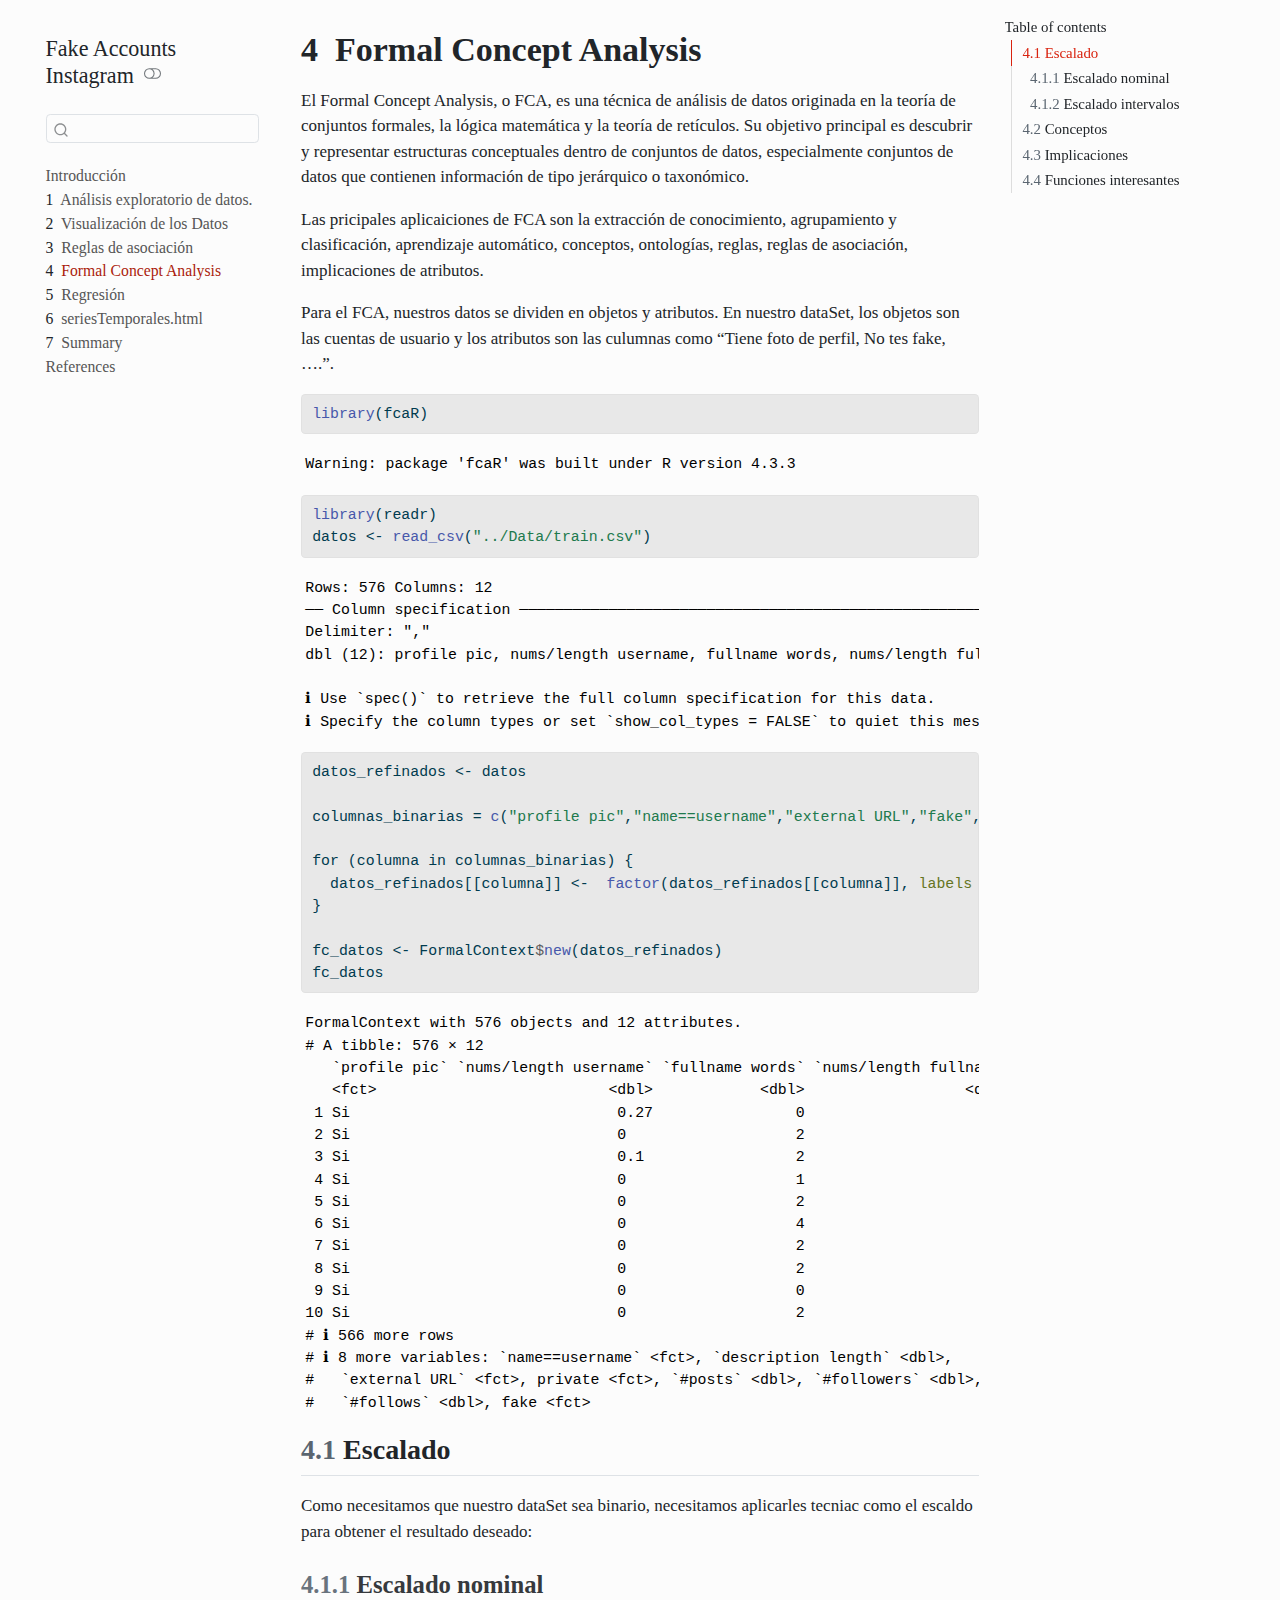
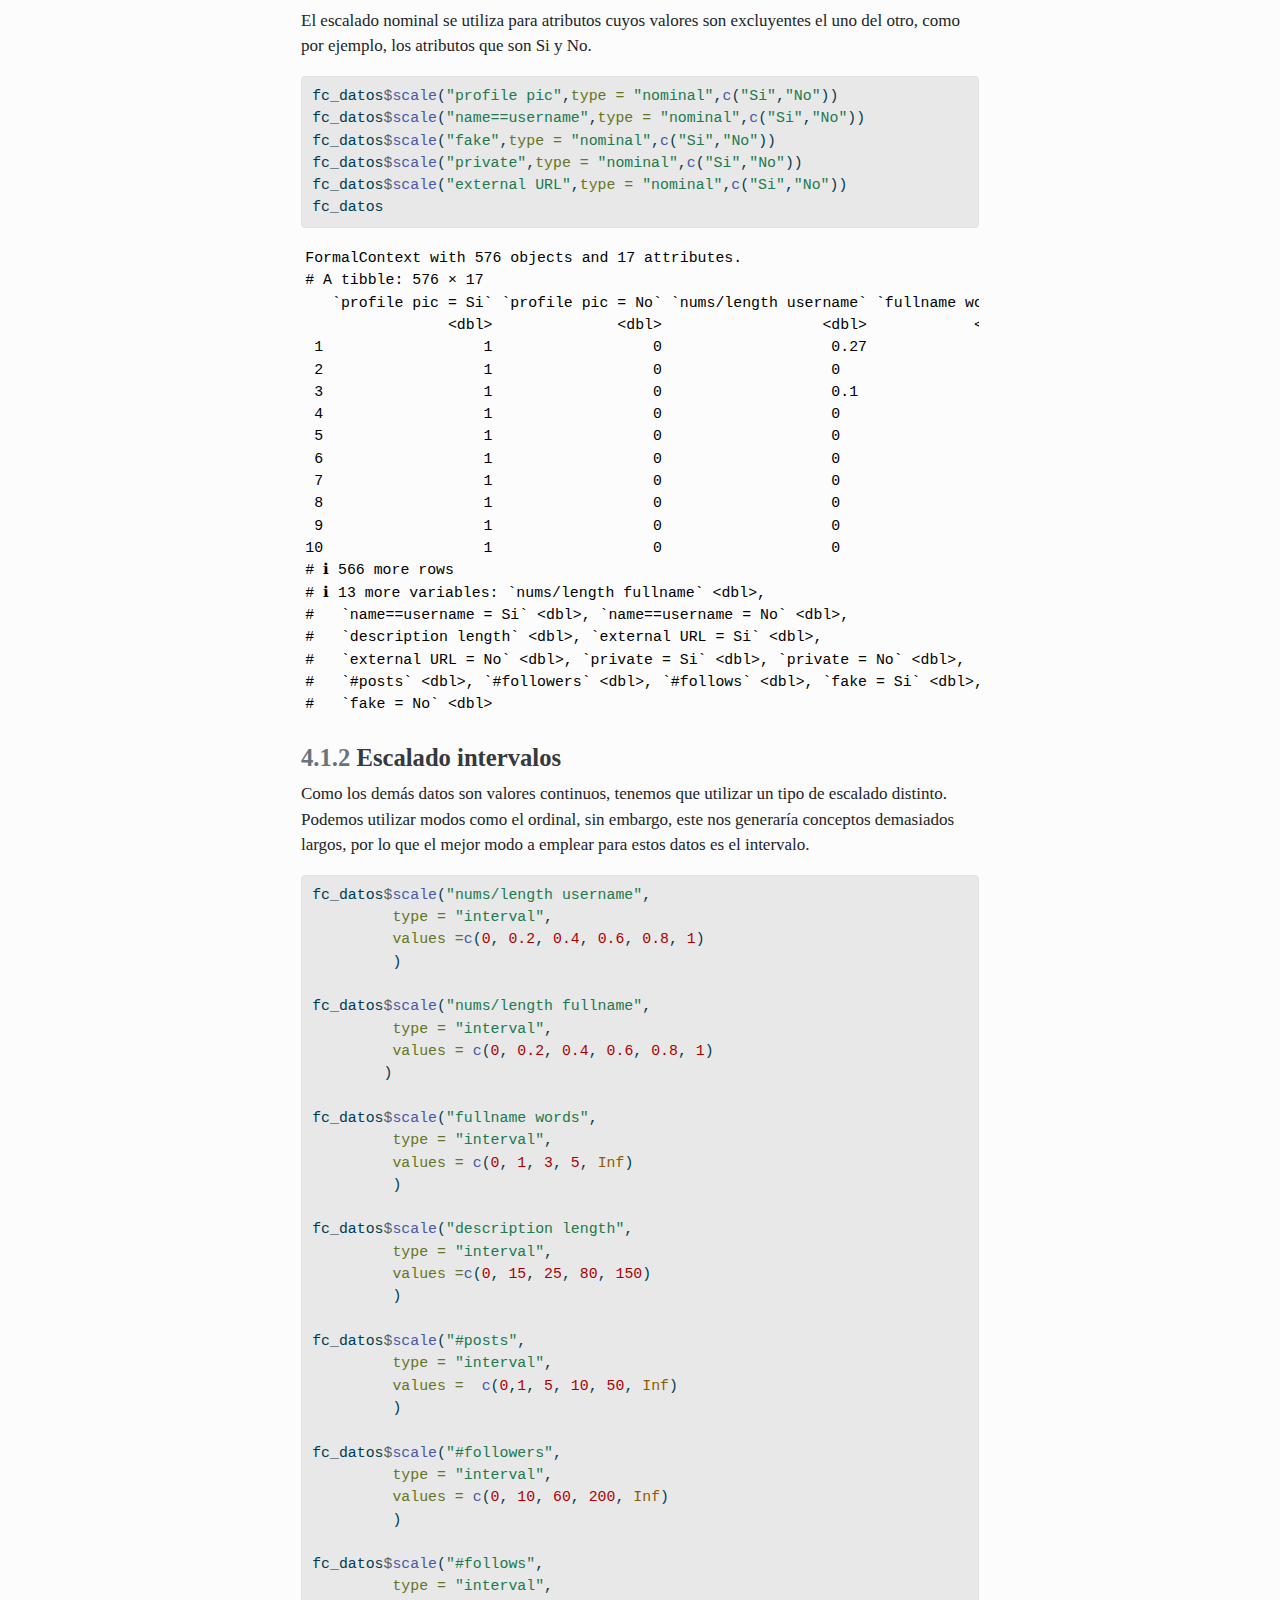
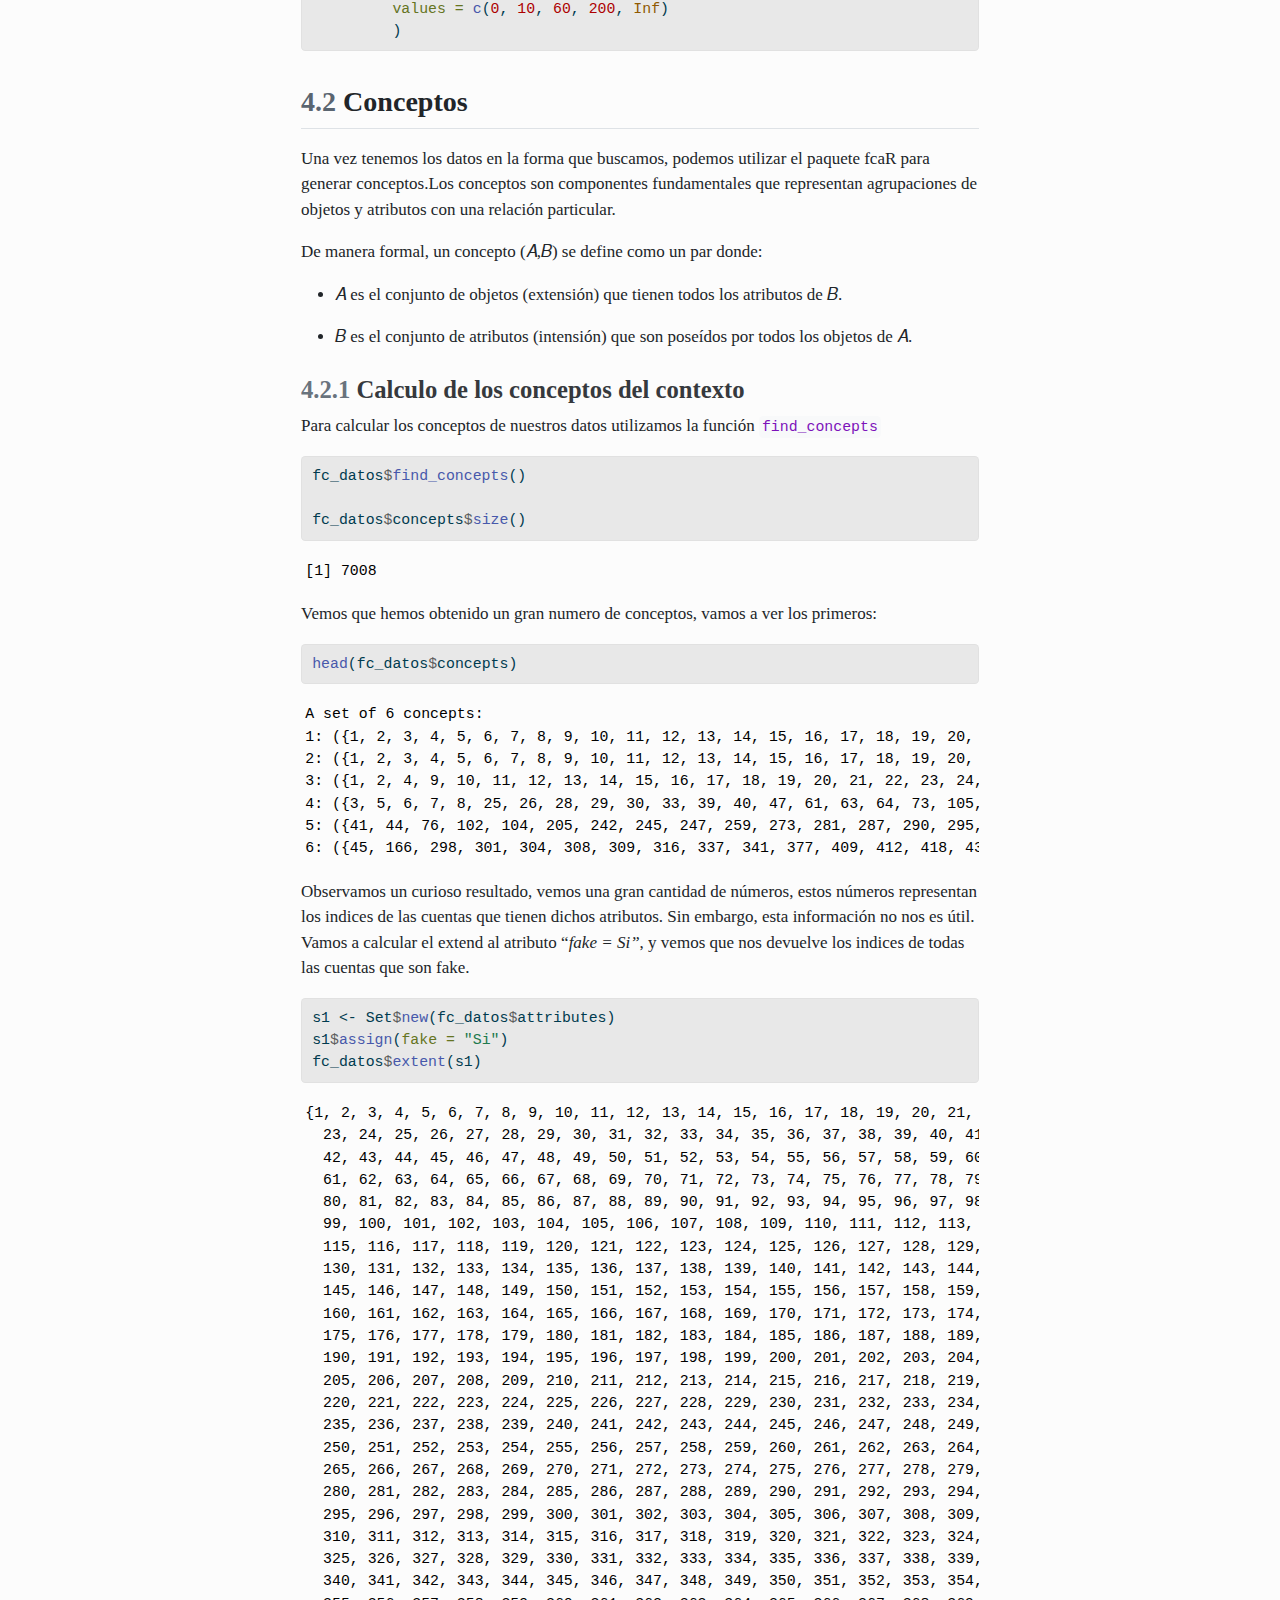
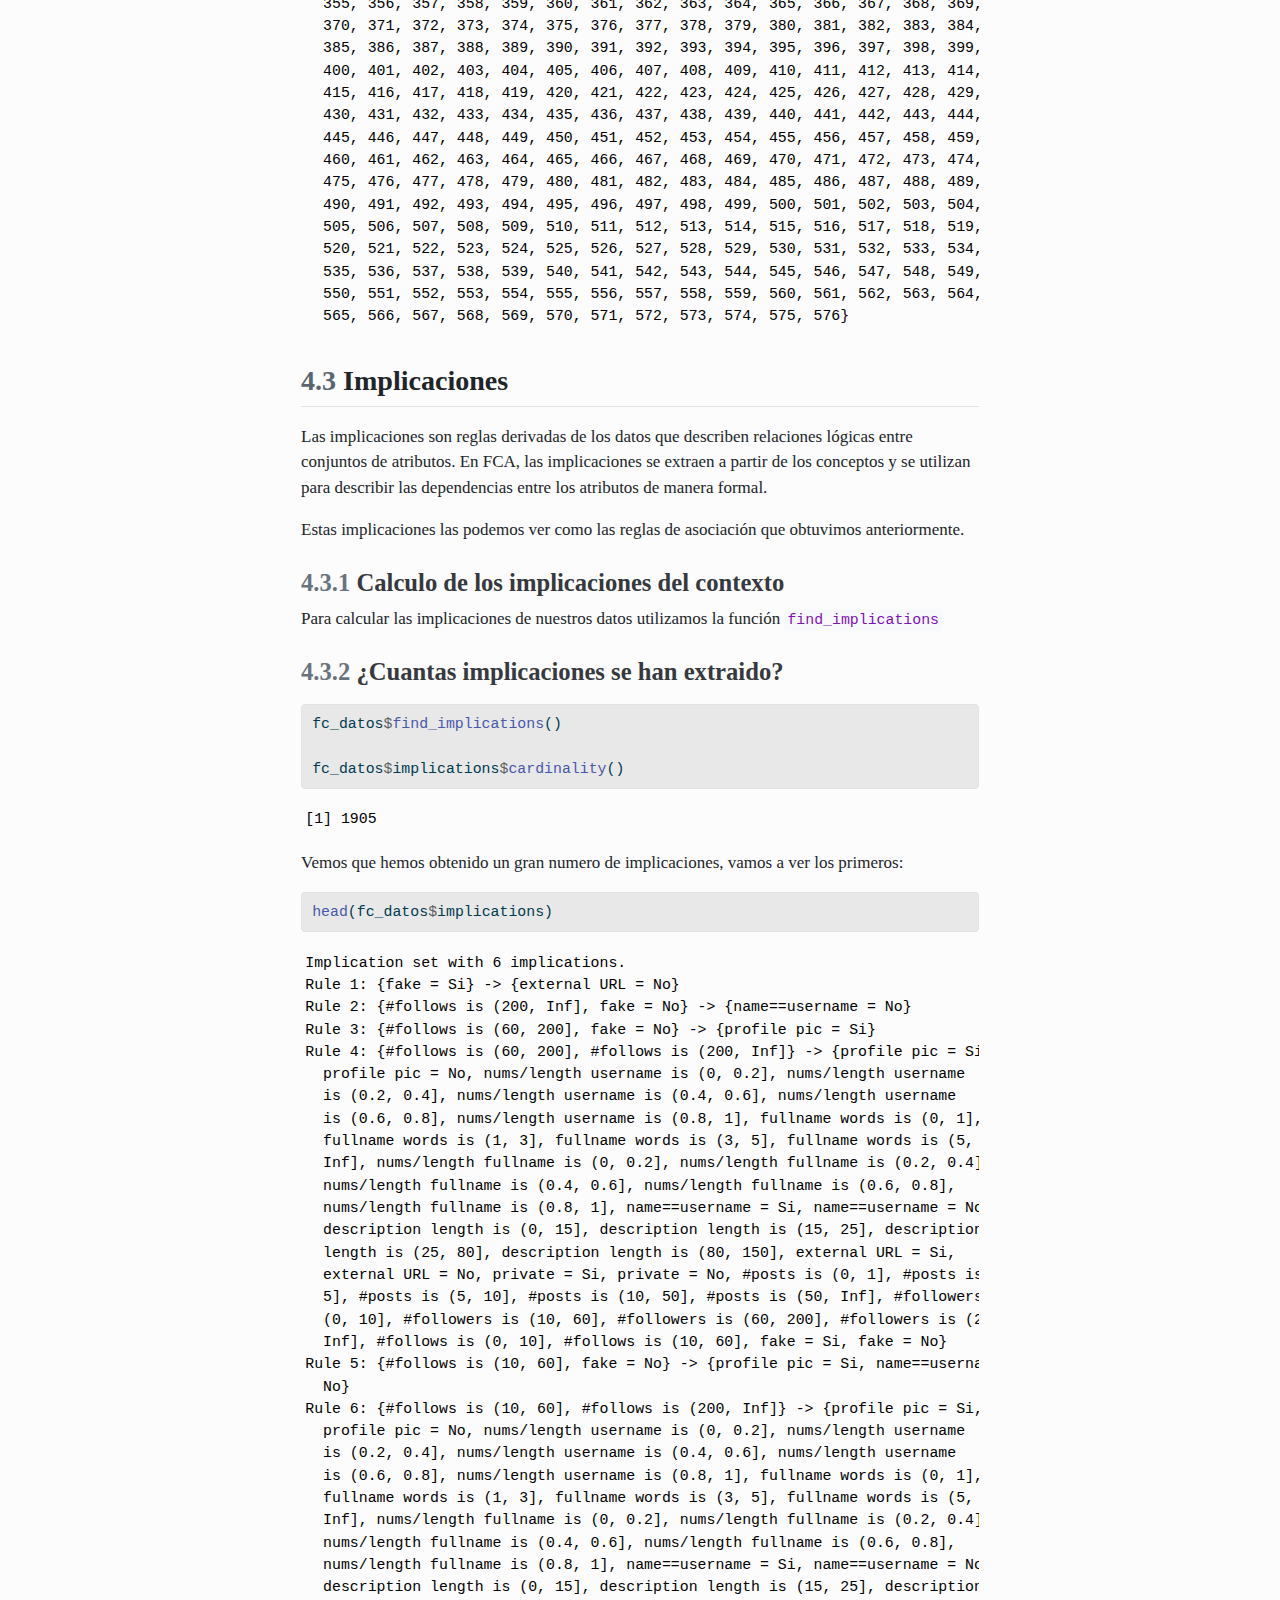
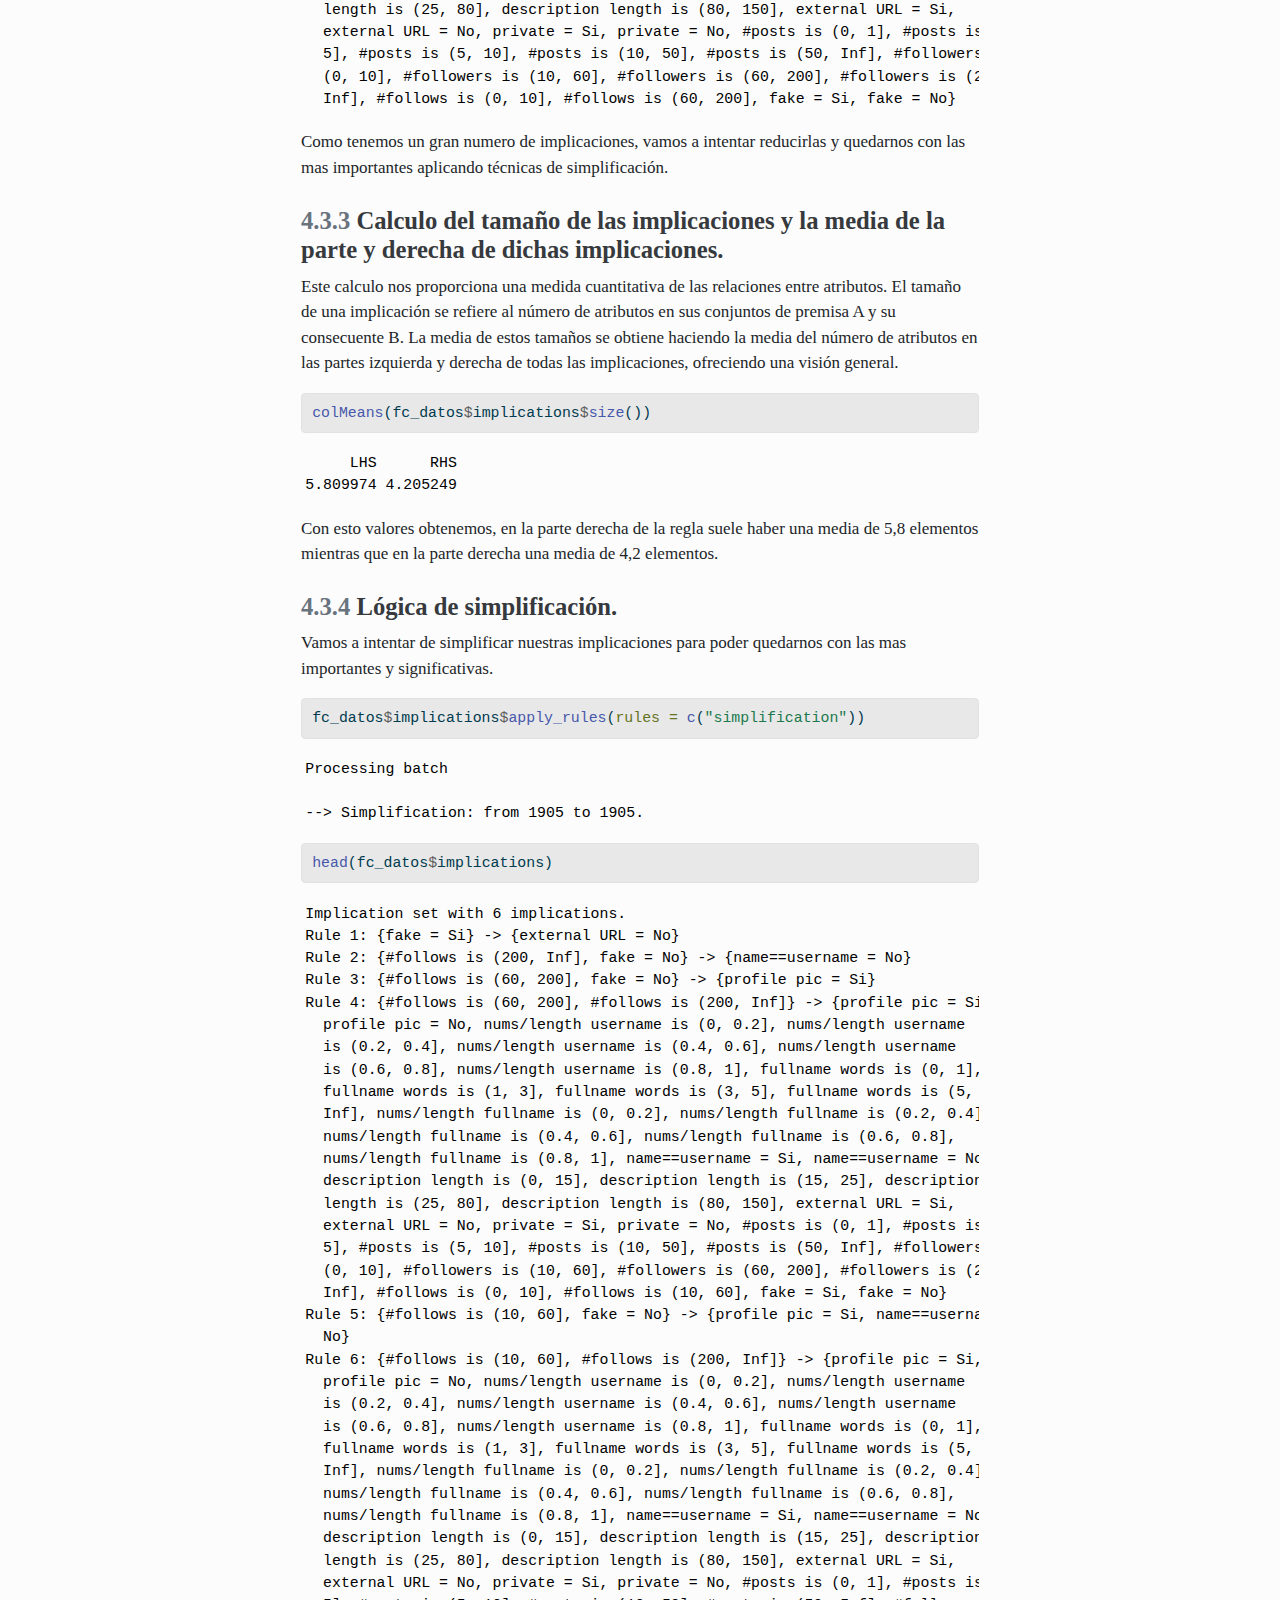
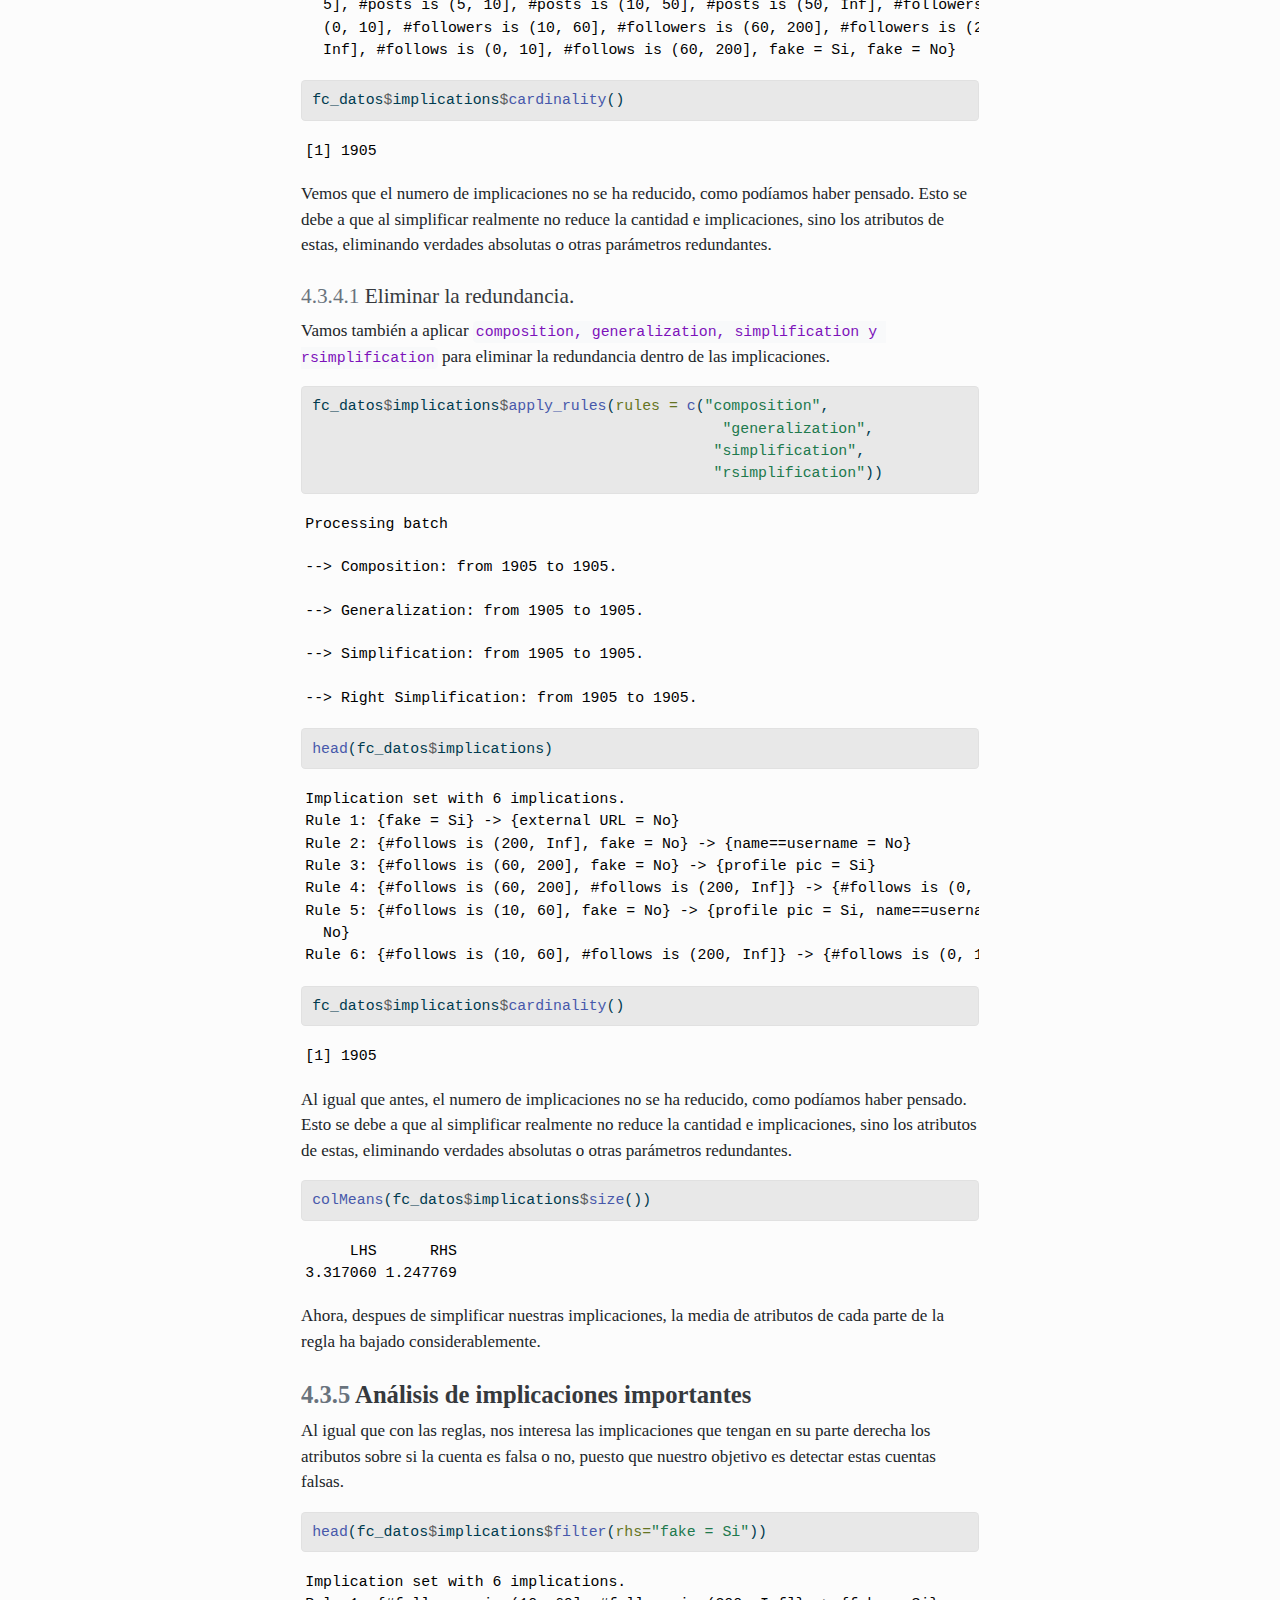
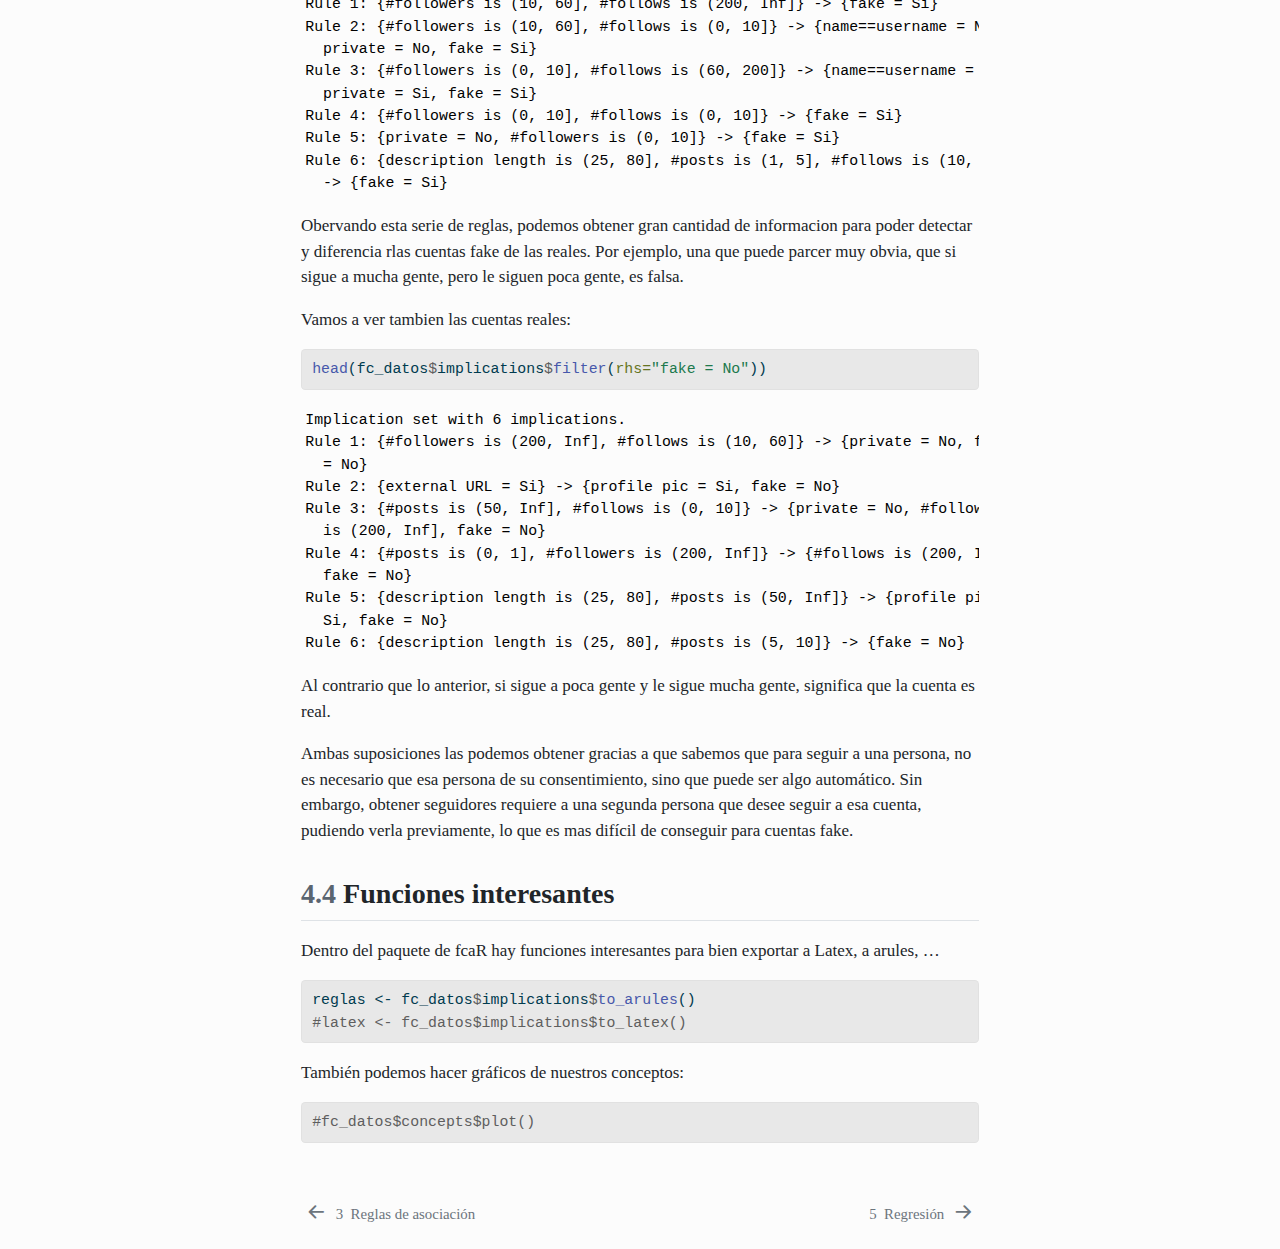
<file: _book/fca.html>
<!DOCTYPE html>
<html xmlns="http://www.w3.org/1999/xhtml" lang="en" xml:lang="en"><head>

<meta charset="utf-8">
<meta name="generator" content="quarto-1.4.553">

<meta name="viewport" content="width=device-width, initial-scale=1.0, user-scalable=yes">


<title>Fake Accounts Instagram - 4&nbsp; Formal Concept Analysis</title>
<style>
code{white-space: pre-wrap;}
span.smallcaps{font-variant: small-caps;}
div.columns{display: flex; gap: min(4vw, 1.5em);}
div.column{flex: auto; overflow-x: auto;}
div.hanging-indent{margin-left: 1.5em; text-indent: -1.5em;}
ul.task-list{list-style: none;}
ul.task-list li input[type="checkbox"] {
  width: 0.8em;
  margin: 0 0.8em 0.2em -1em; /* quarto-specific, see https://github.com/quarto-dev/quarto-cli/issues/4556 */ 
  vertical-align: middle;
}
/* CSS for syntax highlighting */
pre > code.sourceCode { white-space: pre; position: relative; }
pre > code.sourceCode > span { line-height: 1.25; }
pre > code.sourceCode > span:empty { height: 1.2em; }
.sourceCode { overflow: visible; }
code.sourceCode > span { color: inherit; text-decoration: inherit; }
div.sourceCode { margin: 1em 0; }
pre.sourceCode { margin: 0; }
@media screen {
div.sourceCode { overflow: auto; }
}
@media print {
pre > code.sourceCode { white-space: pre-wrap; }
pre > code.sourceCode > span { text-indent: -5em; padding-left: 5em; }
}
pre.numberSource code
  { counter-reset: source-line 0; }
pre.numberSource code > span
  { position: relative; left: -4em; counter-increment: source-line; }
pre.numberSource code > span > a:first-child::before
  { content: counter(source-line);
    position: relative; left: -1em; text-align: right; vertical-align: baseline;
    border: none; display: inline-block;
    -webkit-touch-callout: none; -webkit-user-select: none;
    -khtml-user-select: none; -moz-user-select: none;
    -ms-user-select: none; user-select: none;
    padding: 0 4px; width: 4em;
  }
pre.numberSource { margin-left: 3em;  padding-left: 4px; }
div.sourceCode
  {   }
@media screen {
pre > code.sourceCode > span > a:first-child::before { text-decoration: underline; }
}
</style>


<script src="site_libs/quarto-nav/quarto-nav.js"></script>
<script src="site_libs/quarto-nav/headroom.min.js"></script>
<script src="site_libs/clipboard/clipboard.min.js"></script>
<script src="site_libs/quarto-search/autocomplete.umd.js"></script>
<script src="site_libs/quarto-search/fuse.min.js"></script>
<script src="site_libs/quarto-search/quarto-search.js"></script>
<meta name="quarto:offset" content="./">
<link href="./regresion.html" rel="next">
<link href="./reglasAsociacion.html" rel="prev">
<script src="site_libs/quarto-html/quarto.js"></script>
<script src="site_libs/quarto-html/popper.min.js"></script>
<script src="site_libs/quarto-html/tippy.umd.min.js"></script>
<script src="site_libs/quarto-html/anchor.min.js"></script>
<link href="site_libs/quarto-html/tippy.css" rel="stylesheet">
<link href="site_libs/quarto-html/quarto-syntax-highlighting.css" rel="stylesheet" class="quarto-color-scheme" id="quarto-text-highlighting-styles">
<link href="site_libs/quarto-html/quarto-syntax-highlighting-dark.css" rel="prefetch" class="quarto-color-scheme quarto-color-alternate" id="quarto-text-highlighting-styles">
<script src="site_libs/bootstrap/bootstrap.min.js"></script>
<link href="site_libs/bootstrap/bootstrap-icons.css" rel="stylesheet">
<link href="site_libs/bootstrap/bootstrap.min.css" rel="stylesheet" class="quarto-color-scheme" id="quarto-bootstrap" data-mode="light">
<link href="site_libs/bootstrap/bootstrap-dark.min.css" rel="prefetch" class="quarto-color-scheme quarto-color-alternate" id="quarto-bootstrap" data-mode="dark">
<script id="quarto-search-options" type="application/json">{
  "location": "sidebar",
  "copy-button": false,
  "collapse-after": 3,
  "panel-placement": "start",
  "type": "textbox",
  "limit": 50,
  "keyboard-shortcut": [
    "f",
    "/",
    "s"
  ],
  "show-item-context": false,
  "language": {
    "search-no-results-text": "No results",
    "search-matching-documents-text": "matching documents",
    "search-copy-link-title": "Copy link to search",
    "search-hide-matches-text": "Hide additional matches",
    "search-more-match-text": "more match in this document",
    "search-more-matches-text": "more matches in this document",
    "search-clear-button-title": "Clear",
    "search-text-placeholder": "",
    "search-detached-cancel-button-title": "Cancel",
    "search-submit-button-title": "Submit",
    "search-label": "Search"
  }
}</script>


</head>

<body class="nav-sidebar floating">

<div id="quarto-search-results"></div>
  <header id="quarto-header" class="headroom fixed-top">
  <nav class="quarto-secondary-nav">
    <div class="container-fluid d-flex">
      <button type="button" class="quarto-btn-toggle btn" data-bs-toggle="collapse" data-bs-target=".quarto-sidebar-collapse-item" aria-controls="quarto-sidebar" aria-expanded="false" aria-label="Toggle sidebar navigation" onclick="if (window.quartoToggleHeadroom) { window.quartoToggleHeadroom(); }">
        <i class="bi bi-layout-text-sidebar-reverse"></i>
      </button>
        <nav class="quarto-page-breadcrumbs" aria-label="breadcrumb"><ol class="breadcrumb"><li class="breadcrumb-item"><a href="./fca.html"><span class="chapter-number">4</span>&nbsp; <span class="chapter-title">Formal Concept Analysis</span></a></li></ol></nav>
        <a class="flex-grow-1" role="button" data-bs-toggle="collapse" data-bs-target=".quarto-sidebar-collapse-item" aria-controls="quarto-sidebar" aria-expanded="false" aria-label="Toggle sidebar navigation" onclick="if (window.quartoToggleHeadroom) { window.quartoToggleHeadroom(); }">      
        </a>
      <button type="button" class="btn quarto-search-button" aria-label="" onclick="window.quartoOpenSearch();">
        <i class="bi bi-search"></i>
      </button>
    </div>
  </nav>
</header>
<!-- content -->
<div id="quarto-content" class="quarto-container page-columns page-rows-contents page-layout-article">
<!-- sidebar -->
  <nav id="quarto-sidebar" class="sidebar collapse collapse-horizontal quarto-sidebar-collapse-item sidebar-navigation floating overflow-auto">
    <div class="pt-lg-2 mt-2 text-left sidebar-header">
    <div class="sidebar-title mb-0 py-0">
      <a href="./">Fake Accounts Instagram</a> 
        <div class="sidebar-tools-main">
  <a href="" class="quarto-color-scheme-toggle quarto-navigation-tool  px-1" onclick="window.quartoToggleColorScheme(); return false;" title="Toggle dark mode"><i class="bi"></i></a>
</div>
    </div>
      </div>
        <div class="mt-2 flex-shrink-0 align-items-center">
        <div class="sidebar-search">
        <div id="quarto-search" class="" title="Search"></div>
        </div>
        </div>
    <div class="sidebar-menu-container"> 
    <ul class="list-unstyled mt-1">
        <li class="sidebar-item">
  <div class="sidebar-item-container"> 
  <a href="./index.html" class="sidebar-item-text sidebar-link">
 <span class="menu-text">Introducción</span></a>
  </div>
</li>
        <li class="sidebar-item">
  <div class="sidebar-item-container"> 
  <a href="./analisisExploratorio.html" class="sidebar-item-text sidebar-link">
 <span class="menu-text"><span class="chapter-number">1</span>&nbsp; <span class="chapter-title">Análisis exploratorio de datos.</span></span></a>
  </div>
</li>
        <li class="sidebar-item">
  <div class="sidebar-item-container"> 
  <a href="./visualizacionDatos.html" class="sidebar-item-text sidebar-link">
 <span class="menu-text"><span class="chapter-number">2</span>&nbsp; <span class="chapter-title">Visualización de los Datos</span></span></a>
  </div>
</li>
        <li class="sidebar-item">
  <div class="sidebar-item-container"> 
  <a href="./reglasAsociacion.html" class="sidebar-item-text sidebar-link">
 <span class="menu-text"><span class="chapter-number">3</span>&nbsp; <span class="chapter-title">Reglas de asociación</span></span></a>
  </div>
</li>
        <li class="sidebar-item">
  <div class="sidebar-item-container"> 
  <a href="./fca.html" class="sidebar-item-text sidebar-link active">
 <span class="menu-text"><span class="chapter-number">4</span>&nbsp; <span class="chapter-title">Formal Concept Analysis</span></span></a>
  </div>
</li>
        <li class="sidebar-item">
  <div class="sidebar-item-container"> 
  <a href="./regresion.html" class="sidebar-item-text sidebar-link">
 <span class="menu-text"><span class="chapter-number">5</span>&nbsp; <span class="chapter-title">Regresión</span></span></a>
  </div>
</li>
        <li class="sidebar-item">
  <div class="sidebar-item-container"> 
  <a href="./seriesTemporales.html" class="sidebar-item-text sidebar-link">
 <span class="menu-text"><span class="chapter-number">6</span>&nbsp; <span class="chapter-title">seriesTemporales.html</span></span></a>
  </div>
</li>
        <li class="sidebar-item">
  <div class="sidebar-item-container"> 
  <a href="./summary.html" class="sidebar-item-text sidebar-link">
 <span class="menu-text"><span class="chapter-number">7</span>&nbsp; <span class="chapter-title">Summary</span></span></a>
  </div>
</li>
        <li class="sidebar-item">
  <div class="sidebar-item-container"> 
  <a href="./references.html" class="sidebar-item-text sidebar-link">
 <span class="menu-text">References</span></a>
  </div>
</li>
    </ul>
    </div>
</nav>
<div id="quarto-sidebar-glass" class="quarto-sidebar-collapse-item" data-bs-toggle="collapse" data-bs-target=".quarto-sidebar-collapse-item"></div>
<!-- margin-sidebar -->
    <div id="quarto-margin-sidebar" class="sidebar margin-sidebar">
        <nav id="TOC" role="doc-toc" class="toc-active">
    <h2 id="toc-title">Table of contents</h2>
   
  <ul>
  <li><a href="#escalado" id="toc-escalado" class="nav-link active" data-scroll-target="#escalado"><span class="header-section-number">4.1</span> Escalado</a>
  <ul class="collapse">
  <li><a href="#escalado-nominal" id="toc-escalado-nominal" class="nav-link" data-scroll-target="#escalado-nominal"><span class="header-section-number">4.1.1</span> Escalado nominal</a></li>
  <li><a href="#escalado-intervalos" id="toc-escalado-intervalos" class="nav-link" data-scroll-target="#escalado-intervalos"><span class="header-section-number">4.1.2</span> Escalado intervalos</a></li>
  </ul></li>
  <li><a href="#conceptos" id="toc-conceptos" class="nav-link" data-scroll-target="#conceptos"><span class="header-section-number">4.2</span> Conceptos</a>
  <ul class="collapse">
  <li><a href="#calculo-de-los-conceptos-del-contexto" id="toc-calculo-de-los-conceptos-del-contexto" class="nav-link" data-scroll-target="#calculo-de-los-conceptos-del-contexto"><span class="header-section-number">4.2.1</span> Calculo de los conceptos del contexto</a></li>
  </ul></li>
  <li><a href="#implicaciones" id="toc-implicaciones" class="nav-link" data-scroll-target="#implicaciones"><span class="header-section-number">4.3</span> Implicaciones</a>
  <ul class="collapse">
  <li><a href="#calculo-de-los-implicaciones-del-contexto" id="toc-calculo-de-los-implicaciones-del-contexto" class="nav-link" data-scroll-target="#calculo-de-los-implicaciones-del-contexto"><span class="header-section-number">4.3.1</span> Calculo de los implicaciones del contexto</a></li>
  <li><a href="#cuantas-implicaciones-se-han-extraido" id="toc-cuantas-implicaciones-se-han-extraido" class="nav-link" data-scroll-target="#cuantas-implicaciones-se-han-extraido"><span class="header-section-number">4.3.2</span> ¿Cuantas implicaciones se han extraido?</a></li>
  <li><a href="#calculo-del-tamaño-de-las-implicaciones-y-la-media-de-la-parte-y-derecha-de-dichas-implicaciones." id="toc-calculo-del-tamaño-de-las-implicaciones-y-la-media-de-la-parte-y-derecha-de-dichas-implicaciones." class="nav-link" data-scroll-target="#calculo-del-tamaño-de-las-implicaciones-y-la-media-de-la-parte-y-derecha-de-dichas-implicaciones."><span class="header-section-number">4.3.3</span> Calculo del tamaño de las implicaciones y la media de la parte y derecha de dichas implicaciones.</a></li>
  <li><a href="#lógica-de-simplificación." id="toc-lógica-de-simplificación." class="nav-link" data-scroll-target="#lógica-de-simplificación."><span class="header-section-number">4.3.4</span> Lógica de simplificación.</a></li>
  <li><a href="#análisis-de-implicaciones-importantes" id="toc-análisis-de-implicaciones-importantes" class="nav-link" data-scroll-target="#análisis-de-implicaciones-importantes"><span class="header-section-number">4.3.5</span> Análisis de implicaciones importantes</a></li>
  </ul></li>
  <li><a href="#funciones-interesantes" id="toc-funciones-interesantes" class="nav-link" data-scroll-target="#funciones-interesantes"><span class="header-section-number">4.4</span> Funciones interesantes</a></li>
  </ul>
</nav>
    </div>
<!-- main -->
<main class="content" id="quarto-document-content">

<header id="title-block-header" class="quarto-title-block default">
<div class="quarto-title">
<h1 class="title"><span class="chapter-number">4</span>&nbsp; <span class="chapter-title">Formal Concept Analysis</span></h1>
</div>



<div class="quarto-title-meta">

    
  
    
  </div>
  


</header>


<p>El Formal Concept Analysis, o FCA, es una técnica de análisis de datos originada en la teoría de conjuntos formales, la lógica matemática y la teoría de retículos. Su objetivo principal es descubrir y representar estructuras conceptuales dentro de conjuntos de datos, especialmente conjuntos de datos que contienen información de tipo jerárquico o taxonómico.</p>
<p>Las pricipales aplicaiciones de FCA son la extracción de conocimiento, agrupamiento y clasificación, aprendizaje automático, conceptos, ontologías, reglas, reglas de asociación, implicaciones de atributos.</p>
<p>Para el FCA, nuestros datos se dividen en objetos y atributos. En nuestro dataSet, los objetos son las cuentas de usuario y los atributos son las culumnas como “Tiene foto de perfil, No tes fake, ….”.</p>
<div class="cell">
<div class="sourceCode cell-code" id="cb1"><pre class="sourceCode r code-with-copy"><code class="sourceCode r"><span id="cb1-1"><a href="#cb1-1" aria-hidden="true" tabindex="-1"></a><span class="fu">library</span>(fcaR)</span></code><button title="Copy to Clipboard" class="code-copy-button"><i class="bi"></i></button></pre></div>
<div class="cell-output cell-output-stderr">
<pre><code>Warning: package 'fcaR' was built under R version 4.3.3</code></pre>
</div>
<div class="sourceCode cell-code" id="cb3"><pre class="sourceCode r code-with-copy"><code class="sourceCode r"><span id="cb3-1"><a href="#cb3-1" aria-hidden="true" tabindex="-1"></a><span class="fu">library</span>(readr)</span>
<span id="cb3-2"><a href="#cb3-2" aria-hidden="true" tabindex="-1"></a>datos <span class="ot">&lt;-</span> <span class="fu">read_csv</span>(<span class="st">"../Data/train.csv"</span>)</span></code><button title="Copy to Clipboard" class="code-copy-button"><i class="bi"></i></button></pre></div>
<div class="cell-output cell-output-stderr">
<pre><code>Rows: 576 Columns: 12
── Column specification ────────────────────────────────────────────────────────
Delimiter: ","
dbl (12): profile pic, nums/length username, fullname words, nums/length ful...

ℹ Use `spec()` to retrieve the full column specification for this data.
ℹ Specify the column types or set `show_col_types = FALSE` to quiet this message.</code></pre>
</div>
<div class="sourceCode cell-code" id="cb5"><pre class="sourceCode r code-with-copy"><code class="sourceCode r"><span id="cb5-1"><a href="#cb5-1" aria-hidden="true" tabindex="-1"></a>datos_refinados <span class="ot">&lt;-</span> datos</span>
<span id="cb5-2"><a href="#cb5-2" aria-hidden="true" tabindex="-1"></a></span>
<span id="cb5-3"><a href="#cb5-3" aria-hidden="true" tabindex="-1"></a>columnas_binarias <span class="ot">=</span> <span class="fu">c</span>(<span class="st">"profile pic"</span>,<span class="st">"name==username"</span>,<span class="st">"external URL"</span>,<span class="st">"fake"</span>,<span class="st">"private"</span>)</span>
<span id="cb5-4"><a href="#cb5-4" aria-hidden="true" tabindex="-1"></a></span>
<span id="cb5-5"><a href="#cb5-5" aria-hidden="true" tabindex="-1"></a><span class="cf">for</span> (columna <span class="cf">in</span> columnas_binarias) {</span>
<span id="cb5-6"><a href="#cb5-6" aria-hidden="true" tabindex="-1"></a>  datos_refinados[[columna]] <span class="ot">&lt;-</span>  <span class="fu">factor</span>(datos_refinados[[columna]], <span class="at">labels =</span> <span class="fu">c</span>(<span class="st">"No"</span>, <span class="st">"Si"</span>))</span>
<span id="cb5-7"><a href="#cb5-7" aria-hidden="true" tabindex="-1"></a>}</span>
<span id="cb5-8"><a href="#cb5-8" aria-hidden="true" tabindex="-1"></a></span>
<span id="cb5-9"><a href="#cb5-9" aria-hidden="true" tabindex="-1"></a>fc_datos <span class="ot">&lt;-</span> FormalContext<span class="sc">$</span><span class="fu">new</span>(datos_refinados)</span>
<span id="cb5-10"><a href="#cb5-10" aria-hidden="true" tabindex="-1"></a>fc_datos</span></code><button title="Copy to Clipboard" class="code-copy-button"><i class="bi"></i></button></pre></div>
<div class="cell-output cell-output-stdout">
<pre><code>FormalContext with 576 objects and 12 attributes.
# A tibble: 576 × 12
   `profile pic` `nums/length username` `fullname words` `nums/length fullname`
   &lt;fct&gt;                          &lt;dbl&gt;            &lt;dbl&gt;                  &lt;dbl&gt;
 1 Si                              0.27                0                      0
 2 Si                              0                   2                      0
 3 Si                              0.1                 2                      0
 4 Si                              0                   1                      0
 5 Si                              0                   2                      0
 6 Si                              0                   4                      0
 7 Si                              0                   2                      0
 8 Si                              0                   2                      0
 9 Si                              0                   0                      0
10 Si                              0                   2                      0
# ℹ 566 more rows
# ℹ 8 more variables: `name==username` &lt;fct&gt;, `description length` &lt;dbl&gt;,
#   `external URL` &lt;fct&gt;, private &lt;fct&gt;, `#posts` &lt;dbl&gt;, `#followers` &lt;dbl&gt;,
#   `#follows` &lt;dbl&gt;, fake &lt;fct&gt;</code></pre>
</div>
</div>
<section id="escalado" class="level2" data-number="4.1">
<h2 data-number="4.1" class="anchored" data-anchor-id="escalado"><span class="header-section-number">4.1</span> Escalado</h2>
<p>Como necesitamos que nuestro dataSet sea binario, necesitamos aplicarles tecniac como el escaldo para obtener el resultado deseado:</p>
<section id="escalado-nominal" class="level3" data-number="4.1.1">
<h3 data-number="4.1.1" class="anchored" data-anchor-id="escalado-nominal"><span class="header-section-number">4.1.1</span> Escalado nominal</h3>
<p>El escalado nominal se utiliza para atributos cuyos valores son excluyentes el uno del otro, como por ejemplo, los atributos que son Si y No.</p>
<div class="cell">
<div class="sourceCode cell-code" id="cb7"><pre class="sourceCode r code-with-copy"><code class="sourceCode r"><span id="cb7-1"><a href="#cb7-1" aria-hidden="true" tabindex="-1"></a>fc_datos<span class="sc">$</span><span class="fu">scale</span>(<span class="st">"profile pic"</span>,<span class="at">type =</span> <span class="st">"nominal"</span>,<span class="fu">c</span>(<span class="st">"Si"</span>,<span class="st">"No"</span>))</span>
<span id="cb7-2"><a href="#cb7-2" aria-hidden="true" tabindex="-1"></a>fc_datos<span class="sc">$</span><span class="fu">scale</span>(<span class="st">"name==username"</span>,<span class="at">type =</span> <span class="st">"nominal"</span>,<span class="fu">c</span>(<span class="st">"Si"</span>,<span class="st">"No"</span>))</span>
<span id="cb7-3"><a href="#cb7-3" aria-hidden="true" tabindex="-1"></a>fc_datos<span class="sc">$</span><span class="fu">scale</span>(<span class="st">"fake"</span>,<span class="at">type =</span> <span class="st">"nominal"</span>,<span class="fu">c</span>(<span class="st">"Si"</span>,<span class="st">"No"</span>))</span>
<span id="cb7-4"><a href="#cb7-4" aria-hidden="true" tabindex="-1"></a>fc_datos<span class="sc">$</span><span class="fu">scale</span>(<span class="st">"private"</span>,<span class="at">type =</span> <span class="st">"nominal"</span>,<span class="fu">c</span>(<span class="st">"Si"</span>,<span class="st">"No"</span>))</span>
<span id="cb7-5"><a href="#cb7-5" aria-hidden="true" tabindex="-1"></a>fc_datos<span class="sc">$</span><span class="fu">scale</span>(<span class="st">"external URL"</span>,<span class="at">type =</span> <span class="st">"nominal"</span>,<span class="fu">c</span>(<span class="st">"Si"</span>,<span class="st">"No"</span>))</span>
<span id="cb7-6"><a href="#cb7-6" aria-hidden="true" tabindex="-1"></a>fc_datos</span></code><button title="Copy to Clipboard" class="code-copy-button"><i class="bi"></i></button></pre></div>
<div class="cell-output cell-output-stdout">
<pre><code>FormalContext with 576 objects and 17 attributes.
# A tibble: 576 × 17
   `profile pic = Si` `profile pic = No` `nums/length username` `fullname words`
                &lt;dbl&gt;              &lt;dbl&gt;                  &lt;dbl&gt;            &lt;dbl&gt;
 1                  1                  0                   0.27                0
 2                  1                  0                   0                   2
 3                  1                  0                   0.1                 2
 4                  1                  0                   0                   1
 5                  1                  0                   0                   2
 6                  1                  0                   0                   4
 7                  1                  0                   0                   2
 8                  1                  0                   0                   2
 9                  1                  0                   0                   0
10                  1                  0                   0                   2
# ℹ 566 more rows
# ℹ 13 more variables: `nums/length fullname` &lt;dbl&gt;,
#   `name==username = Si` &lt;dbl&gt;, `name==username = No` &lt;dbl&gt;,
#   `description length` &lt;dbl&gt;, `external URL = Si` &lt;dbl&gt;,
#   `external URL = No` &lt;dbl&gt;, `private = Si` &lt;dbl&gt;, `private = No` &lt;dbl&gt;,
#   `#posts` &lt;dbl&gt;, `#followers` &lt;dbl&gt;, `#follows` &lt;dbl&gt;, `fake = Si` &lt;dbl&gt;,
#   `fake = No` &lt;dbl&gt;</code></pre>
</div>
</div>
</section>
<section id="escalado-intervalos" class="level3" data-number="4.1.2">
<h3 data-number="4.1.2" class="anchored" data-anchor-id="escalado-intervalos"><span class="header-section-number">4.1.2</span> Escalado intervalos</h3>
<p>Como los demás datos son valores continuos, tenemos que utilizar un tipo de escalado distinto. Podemos utilizar modos como el ordinal, sin embargo, este nos generaría conceptos demasiados largos, por lo que el mejor modo a emplear para estos datos es el intervalo.</p>
<div class="cell">
<div class="sourceCode cell-code" id="cb9"><pre class="sourceCode r code-with-copy"><code class="sourceCode r"><span id="cb9-1"><a href="#cb9-1" aria-hidden="true" tabindex="-1"></a>fc_datos<span class="sc">$</span><span class="fu">scale</span>(<span class="st">"nums/length username"</span>, </span>
<span id="cb9-2"><a href="#cb9-2" aria-hidden="true" tabindex="-1"></a>         <span class="at">type =</span> <span class="st">"interval"</span>, </span>
<span id="cb9-3"><a href="#cb9-3" aria-hidden="true" tabindex="-1"></a>         <span class="at">values =</span><span class="fu">c</span>(<span class="dv">0</span>, <span class="fl">0.2</span>, <span class="fl">0.4</span>, <span class="fl">0.6</span>, <span class="fl">0.8</span>, <span class="dv">1</span>)</span>
<span id="cb9-4"><a href="#cb9-4" aria-hidden="true" tabindex="-1"></a>         )</span>
<span id="cb9-5"><a href="#cb9-5" aria-hidden="true" tabindex="-1"></a></span>
<span id="cb9-6"><a href="#cb9-6" aria-hidden="true" tabindex="-1"></a>fc_datos<span class="sc">$</span><span class="fu">scale</span>(<span class="st">"nums/length fullname"</span>, </span>
<span id="cb9-7"><a href="#cb9-7" aria-hidden="true" tabindex="-1"></a>         <span class="at">type =</span> <span class="st">"interval"</span>, </span>
<span id="cb9-8"><a href="#cb9-8" aria-hidden="true" tabindex="-1"></a>         <span class="at">values =</span> <span class="fu">c</span>(<span class="dv">0</span>, <span class="fl">0.2</span>, <span class="fl">0.4</span>, <span class="fl">0.6</span>, <span class="fl">0.8</span>, <span class="dv">1</span>) </span>
<span id="cb9-9"><a href="#cb9-9" aria-hidden="true" tabindex="-1"></a>        )</span>
<span id="cb9-10"><a href="#cb9-10" aria-hidden="true" tabindex="-1"></a></span>
<span id="cb9-11"><a href="#cb9-11" aria-hidden="true" tabindex="-1"></a>fc_datos<span class="sc">$</span><span class="fu">scale</span>(<span class="st">"fullname words"</span>, </span>
<span id="cb9-12"><a href="#cb9-12" aria-hidden="true" tabindex="-1"></a>         <span class="at">type =</span> <span class="st">"interval"</span>, </span>
<span id="cb9-13"><a href="#cb9-13" aria-hidden="true" tabindex="-1"></a>         <span class="at">values =</span> <span class="fu">c</span>(<span class="dv">0</span>, <span class="dv">1</span>, <span class="dv">3</span>, <span class="dv">5</span>, <span class="cn">Inf</span>) </span>
<span id="cb9-14"><a href="#cb9-14" aria-hidden="true" tabindex="-1"></a>         )</span>
<span id="cb9-15"><a href="#cb9-15" aria-hidden="true" tabindex="-1"></a></span>
<span id="cb9-16"><a href="#cb9-16" aria-hidden="true" tabindex="-1"></a>fc_datos<span class="sc">$</span><span class="fu">scale</span>(<span class="st">"description length"</span>, </span>
<span id="cb9-17"><a href="#cb9-17" aria-hidden="true" tabindex="-1"></a>         <span class="at">type =</span> <span class="st">"interval"</span>, </span>
<span id="cb9-18"><a href="#cb9-18" aria-hidden="true" tabindex="-1"></a>         <span class="at">values =</span><span class="fu">c</span>(<span class="dv">0</span>, <span class="dv">15</span>, <span class="dv">25</span>, <span class="dv">80</span>, <span class="dv">150</span>)</span>
<span id="cb9-19"><a href="#cb9-19" aria-hidden="true" tabindex="-1"></a>         )</span>
<span id="cb9-20"><a href="#cb9-20" aria-hidden="true" tabindex="-1"></a></span>
<span id="cb9-21"><a href="#cb9-21" aria-hidden="true" tabindex="-1"></a>fc_datos<span class="sc">$</span><span class="fu">scale</span>(<span class="st">"#posts"</span>, </span>
<span id="cb9-22"><a href="#cb9-22" aria-hidden="true" tabindex="-1"></a>         <span class="at">type =</span> <span class="st">"interval"</span>, </span>
<span id="cb9-23"><a href="#cb9-23" aria-hidden="true" tabindex="-1"></a>         <span class="at">values =</span>  <span class="fu">c</span>(<span class="dv">0</span>,<span class="dv">1</span>, <span class="dv">5</span>, <span class="dv">10</span>, <span class="dv">50</span>, <span class="cn">Inf</span>)</span>
<span id="cb9-24"><a href="#cb9-24" aria-hidden="true" tabindex="-1"></a>         )</span>
<span id="cb9-25"><a href="#cb9-25" aria-hidden="true" tabindex="-1"></a></span>
<span id="cb9-26"><a href="#cb9-26" aria-hidden="true" tabindex="-1"></a>fc_datos<span class="sc">$</span><span class="fu">scale</span>(<span class="st">"#followers"</span>, </span>
<span id="cb9-27"><a href="#cb9-27" aria-hidden="true" tabindex="-1"></a>         <span class="at">type =</span> <span class="st">"interval"</span>, </span>
<span id="cb9-28"><a href="#cb9-28" aria-hidden="true" tabindex="-1"></a>         <span class="at">values =</span> <span class="fu">c</span>(<span class="dv">0</span>, <span class="dv">10</span>, <span class="dv">60</span>, <span class="dv">200</span>, <span class="cn">Inf</span>)</span>
<span id="cb9-29"><a href="#cb9-29" aria-hidden="true" tabindex="-1"></a>         )</span>
<span id="cb9-30"><a href="#cb9-30" aria-hidden="true" tabindex="-1"></a></span>
<span id="cb9-31"><a href="#cb9-31" aria-hidden="true" tabindex="-1"></a>fc_datos<span class="sc">$</span><span class="fu">scale</span>(<span class="st">"#follows"</span>, </span>
<span id="cb9-32"><a href="#cb9-32" aria-hidden="true" tabindex="-1"></a>         <span class="at">type =</span> <span class="st">"interval"</span>, </span>
<span id="cb9-33"><a href="#cb9-33" aria-hidden="true" tabindex="-1"></a>         <span class="at">values =</span> <span class="fu">c</span>(<span class="dv">0</span>, <span class="dv">10</span>, <span class="dv">60</span>, <span class="dv">200</span>, <span class="cn">Inf</span>)</span>
<span id="cb9-34"><a href="#cb9-34" aria-hidden="true" tabindex="-1"></a>         )</span></code><button title="Copy to Clipboard" class="code-copy-button"><i class="bi"></i></button></pre></div>
</div>
</section>
</section>
<section id="conceptos" class="level2" data-number="4.2">
<h2 data-number="4.2" class="anchored" data-anchor-id="conceptos"><span class="header-section-number">4.2</span> Conceptos</h2>
<p>Una vez tenemos los datos en la forma que buscamos, podemos utilizar el paquete fcaR para generar conceptos.Los conceptos son componentes fundamentales que representan agrupaciones de objetos y atributos con una relación particular.</p>
<p>De manera formal, un concepto (𝐴,𝐵) se define como un par donde:</p>
<ul>
<li><p>𝐴 es el conjunto de objetos (extensión) que tienen todos los atributos de 𝐵.</p></li>
<li><p>𝐵 es el conjunto de atributos (intensión) que son poseídos por todos los objetos de 𝐴.</p></li>
</ul>
<section id="calculo-de-los-conceptos-del-contexto" class="level3" data-number="4.2.1">
<h3 data-number="4.2.1" class="anchored" data-anchor-id="calculo-de-los-conceptos-del-contexto"><span class="header-section-number">4.2.1</span> Calculo de los conceptos del contexto</h3>
<p>Para calcular los conceptos de nuestros datos utilizamos la función <code>find_concepts</code></p>
<div class="cell">
<div class="sourceCode cell-code" id="cb10"><pre class="sourceCode r code-with-copy"><code class="sourceCode r"><span id="cb10-1"><a href="#cb10-1" aria-hidden="true" tabindex="-1"></a>fc_datos<span class="sc">$</span><span class="fu">find_concepts</span>()</span>
<span id="cb10-2"><a href="#cb10-2" aria-hidden="true" tabindex="-1"></a></span>
<span id="cb10-3"><a href="#cb10-3" aria-hidden="true" tabindex="-1"></a>fc_datos<span class="sc">$</span>concepts<span class="sc">$</span><span class="fu">size</span>()</span></code><button title="Copy to Clipboard" class="code-copy-button"><i class="bi"></i></button></pre></div>
<div class="cell-output cell-output-stdout">
<pre><code>[1] 7008</code></pre>
</div>
</div>
<p>Vemos que hemos obtenido un gran numero de conceptos, vamos a ver los primeros:</p>
<div class="cell">
<div class="sourceCode cell-code" id="cb12"><pre class="sourceCode r code-with-copy"><code class="sourceCode r"><span id="cb12-1"><a href="#cb12-1" aria-hidden="true" tabindex="-1"></a><span class="fu">head</span>(fc_datos<span class="sc">$</span>concepts)</span></code><button title="Copy to Clipboard" class="code-copy-button"><i class="bi"></i></button></pre></div>
<div class="cell-output cell-output-stdout">
<pre><code>A set of 6 concepts:
1: ({1, 2, 3, 4, 5, 6, 7, 8, 9, 10, 11, 12, 13, 14, 15, 16, 17, 18, 19, 20, 21, 22, 23, 24, 25, 26, 27, 28, 29, 30, 31, 32, 33, 34, 35, 36, 37, 38, 39, 40, 41, 42, 43, 44, 45, 46, 47, 48, 49, 50, 51, 52, 53, 54, 55, 56, 57, 58, 59, 60, 61, 62, 63, 64, 65, 66, 67, 68, 69, 70, 71, 72, 73, 74, 75, 76, 77, 78, 79, 80, 81, 82, 83, 84, 85, 86, 87, 88, 89, 90, 91, 92, 93, 94, 95, 96, 97, 98, 99, 100, 101, 102, 103, 104, 105, 106, 107, 108, 109, 110, 111, 112, 113, 114, 115, 116, 117, 118, 119, 120, 121, 122, 123, 124, 125, 126, 127, 128, 129, 130, 131, 132, 133, 134, 135, 136, 137, 138, 139, 140, 141, 142, 143, 144, 145, 146, 147, 148, 149, 150, 151, 152, 153, 154, 155, 156, 157, 158, 159, 160, 161, 162, 163, 164, 165, 166, 167, 168, 169, 170, 171, 172, 173, 174, 175, 176, 177, 178, 179, 180, 181, 182, 183, 184, 185, 186, 187, 188, 189, 190, 191, 192, 193, 194, 195, 196, 197, 198, 199, 200, 201, 202, 203, 204, 205, 206, 207, 208, 209, 210, 211, 212, 213, 214, 215, 216, 217, 218, 219, 220, 221, 222, 223, 224, 225, 226, 227, 228, 229, 230, 231, 232, 233, 234, 235, 236, 237, 238, 239, 240, 241, 242, 243, 244, 245, 246, 247, 248, 249, 250, 251, 252, 253, 254, 255, 256, 257, 258, 259, 260, 261, 262, 263, 264, 265, 266, 267, 268, 269, 270, 271, 272, 273, 274, 275, 276, 277, 278, 279, 280, 281, 282, 283, 284, 285, 286, 287, 288, 289, 290, 291, 292, 293, 294, 295, 296, 297, 298, 299, 300, 301, 302, 303, 304, 305, 306, 307, 308, 309, 310, 311, 312, 313, 314, 315, 316, 317, 318, 319, 320, 321, 322, 323, 324, 325, 326, 327, 328, 329, 330, 331, 332, 333, 334, 335, 336, 337, 338, 339, 340, 341, 342, 343, 344, 345, 346, 347, 348, 349, 350, 351, 352, 353, 354, 355, 356, 357, 358, 359, 360, 361, 362, 363, 364, 365, 366, 367, 368, 369, 370, 371, 372, 373, 374, 375, 376, 377, 378, 379, 380, 381, 382, 383, 384, 385, 386, 387, 388, 389, 390, 391, 392, 393, 394, 395, 396, 397, 398, 399, 400, 401, 402, 403, 404, 405, 406, 407, 408, 409, 410, 411, 412, 413, 414, 415, 416, 417, 418, 419, 420, 421, 422, 423, 424, 425, 426, 427, 428, 429, 430, 431, 432, 433, 434, 435, 436, 437, 438, 439, 440, 441, 442, 443, 444, 445, 446, 447, 448, 449, 450, 451, 452, 453, 454, 455, 456, 457, 458, 459, 460, 461, 462, 463, 464, 465, 466, 467, 468, 469, 470, 471, 472, 473, 474, 475, 476, 477, 478, 479, 480, 481, 482, 483, 484, 485, 486, 487, 488, 489, 490, 491, 492, 493, 494, 495, 496, 497, 498, 499, 500, 501, 502, 503, 504, 505, 506, 507, 508, 509, 510, 511, 512, 513, 514, 515, 516, 517, 518, 519, 520, 521, 522, 523, 524, 525, 526, 527, 528, 529, 530, 531, 532, 533, 534, 535, 536, 537, 538, 539, 540, 541, 542, 543, 544, 545, 546, 547, 548, 549, 550, 551, 552, 553, 554, 555, 556, 557, 558, 559, 560, 561, 562, 563, 564, 565, 566, 567, 568, 569, 570, 571, 572, 573, 574, 575, 576}, {})
2: ({1, 2, 3, 4, 5, 6, 7, 8, 9, 10, 11, 12, 13, 14, 15, 16, 17, 18, 19, 20, 21, 22, 23, 24, 25, 26, 27, 28, 29, 30, 31, 32, 33, 34, 35, 36, 37, 38, 39, 40, 41, 42, 43, 44, 45, 46, 47, 48, 49, 50, 51, 52, 53, 54, 55, 56, 57, 58, 59, 60, 61, 62, 63, 64, 65, 66, 67, 68, 69, 70, 71, 72, 73, 74, 75, 76, 77, 78, 79, 80, 81, 82, 83, 84, 85, 86, 87, 88, 89, 90, 91, 92, 93, 94, 95, 96, 97, 98, 99, 100, 101, 102, 103, 104, 105, 106, 107, 108, 109, 110, 111, 112, 113, 114, 115, 116, 117, 118, 119, 120, 121, 122, 123, 124, 125, 126, 127, 128, 129, 130, 131, 132, 133, 134, 135, 136, 137, 138, 139, 140, 141, 142, 143, 144, 145, 146, 147, 148, 149, 150, 151, 152, 153, 154, 155, 156, 157, 158, 159, 160, 161, 162, 163, 164, 165, 166, 167, 168, 169, 170, 171, 172, 173, 174, 175, 176, 177, 178, 179, 180, 181, 182, 183, 184, 185, 186, 187, 188, 189, 190, 191, 192, 193, 194, 195, 196, 197, 198, 199, 200, 201, 202, 203, 204, 205, 206, 207, 208, 209, 210, 211, 212, 213, 214, 215, 216, 217, 218, 219, 220, 221, 222, 223, 224, 225, 226, 227, 228, 229, 230, 231, 232, 233, 234, 235, 236, 237, 238, 239, 240, 241, 242, 243, 244, 245, 246, 247, 248, 249, 250, 251, 252, 253, 254, 255, 256, 257, 258, 259, 260, 261, 262, 263, 264, 265, 266, 267, 268, 269, 270, 271, 272, 273, 274, 275, 276, 277, 278, 279, 280, 281, 282, 283, 284, 285, 286, 287, 288}, {fake = No})
3: ({1, 2, 4, 9, 10, 11, 12, 13, 14, 15, 16, 17, 18, 19, 20, 21, 22, 23, 24, 27, 31, 32, 34, 35, 36, 37, 38, 42, 43, 48, 49, 50, 51, 52, 53, 54, 55, 56, 57, 58, 59, 60, 62, 65, 66, 67, 68, 69, 70, 71, 72, 74, 75, 77, 78, 79, 80, 81, 82, 83, 84, 85, 86, 87, 88, 89, 90, 91, 92, 93, 94, 95, 96, 97, 98, 99, 100, 101, 103, 106, 107, 108, 109, 111, 112, 113, 115, 116, 117, 118, 119, 120, 122, 123, 126, 127, 128, 130, 131, 132, 133, 134, 136, 137, 138, 139, 141, 142, 143, 144, 146, 147, 148, 149, 151, 152, 153, 154, 155, 156, 157, 158, 159, 161, 162, 164, 165, 167, 168, 169, 170, 171, 172, 173, 174, 175, 176, 177, 178, 179, 180, 181, 184, 185, 186, 187, 188, 193, 194, 195, 196, 197, 198, 199, 200, 201, 202, 203, 206, 207, 208, 209, 210, 211, 212, 213, 214, 215, 218, 219, 220, 221, 223, 224, 226, 228, 229, 230, 231, 232, 233, 234, 235, 236, 237, 239, 241, 244, 246, 248, 250, 251, 254, 255, 256, 257, 260, 261, 262, 263, 264, 265, 266, 267, 268, 269, 270, 271, 272, 275, 276, 277, 278, 279, 280, 282, 284, 285, 286, 289, 291, 293, 296, 303, 310, 317, 320, 322, 324, 325, 328, 332, 338, 339, 343, 344, 349, 354, 356, 359, 360, 361, 378, 380, 382, 385, 399, 401, 403, 415, 420, 421, 422, 427, 428, 434, 436, 443, 445, 447, 451, 454, 460, 461, 462, 467, 471, 476, 482, 483, 491, 508, 509, 511, 512, 518, 523, 527, 531, 532, 534, 535, 536, 538, 539, 541, 542, 547, 549, 553, 554, 558, 561, 563, 566, 567, 568, 570, 572, 574, 576}, {#follows is (200, Inf]})
4: ({3, 5, 6, 7, 8, 25, 26, 28, 29, 30, 33, 39, 40, 47, 61, 63, 64, 73, 105, 110, 114, 121, 124, 125, 129, 135, 140, 145, 150, 160, 163, 182, 183, 189, 190, 191, 192, 204, 216, 217, 222, 225, 227, 238, 240, 243, 249, 252, 253, 258, 274, 283, 288, 292, 294, 306, 318, 323, 334, 335, 345, 347, 348, 352, 358, 362, 363, 364, 365, 368, 370, 372, 376, 381, 383, 391, 393, 395, 396, 397, 400, 402, 404, 405, 406, 407, 410, 411, 413, 416, 417, 419, 424, 429, 431, 433, 435, 438, 439, 440, 444, 446, 448, 450, 453, 457, 458, 463, 474, 477, 484, 488, 528, 530, 546, 548, 550, 555, 560, 562, 564, 569, 571, 573, 575}, {#follows is (60, 200]})
5: ({41, 44, 76, 102, 104, 205, 242, 245, 247, 259, 273, 281, 287, 290, 295, 297, 299, 300, 305, 307, 311, 312, 313, 314, 315, 319, 321, 326, 327, 329, 330, 331, 333, 336, 342, 350, 351, 353, 355, 357, 366, 367, 369, 371, 373, 374, 375, 379, 384, 386, 387, 388, 389, 390, 394, 398, 408, 414, 423, 425, 426, 432, 437, 441, 442, 449, 452, 455, 459, 464, 465, 466, 473, 475, 478, 479, 481, 485, 487, 492, 494, 495, 496, 498, 500, 501, 502, 503, 505, 506, 507, 510, 513, 515, 521, 522, 526, 529, 533, 540, 543, 544, 545, 551, 552, 556, 557, 565}, {#follows is (10, 60]})
6: ({45, 166, 298, 301, 304, 308, 309, 316, 337, 341, 377, 409, 412, 418, 430, 456, 468, 469, 470, 472, 480, 486, 490, 504, 514, 516, 519, 524, 525, 537, 559}, {#follows is (0, 10]})</code></pre>
</div>
</div>
<p>Observamos un curioso resultado, vemos una gran cantidad de números, estos números representan los indices de las cuentas que tienen dichos atributos. Sin embargo, esta información no nos es útil. Vamos a calcular el extend al atributo “<em>fake = Si”</em>, y vemos que nos devuelve los indices de todas las cuentas que son fake.</p>
<div class="cell">
<div class="sourceCode cell-code" id="cb14"><pre class="sourceCode r code-with-copy"><code class="sourceCode r"><span id="cb14-1"><a href="#cb14-1" aria-hidden="true" tabindex="-1"></a>s1 <span class="ot">&lt;-</span> Set<span class="sc">$</span><span class="fu">new</span>(fc_datos<span class="sc">$</span>attributes)</span>
<span id="cb14-2"><a href="#cb14-2" aria-hidden="true" tabindex="-1"></a>s1<span class="sc">$</span><span class="fu">assign</span>(<span class="at">fake =</span> <span class="st">"Si"</span>)</span>
<span id="cb14-3"><a href="#cb14-3" aria-hidden="true" tabindex="-1"></a>fc_datos<span class="sc">$</span><span class="fu">extent</span>(s1)</span></code><button title="Copy to Clipboard" class="code-copy-button"><i class="bi"></i></button></pre></div>
<div class="cell-output cell-output-stdout">
<pre><code>{1, 2, 3, 4, 5, 6, 7, 8, 9, 10, 11, 12, 13, 14, 15, 16, 17, 18, 19, 20, 21, 22,
  23, 24, 25, 26, 27, 28, 29, 30, 31, 32, 33, 34, 35, 36, 37, 38, 39, 40, 41,
  42, 43, 44, 45, 46, 47, 48, 49, 50, 51, 52, 53, 54, 55, 56, 57, 58, 59, 60,
  61, 62, 63, 64, 65, 66, 67, 68, 69, 70, 71, 72, 73, 74, 75, 76, 77, 78, 79,
  80, 81, 82, 83, 84, 85, 86, 87, 88, 89, 90, 91, 92, 93, 94, 95, 96, 97, 98,
  99, 100, 101, 102, 103, 104, 105, 106, 107, 108, 109, 110, 111, 112, 113, 114,
  115, 116, 117, 118, 119, 120, 121, 122, 123, 124, 125, 126, 127, 128, 129,
  130, 131, 132, 133, 134, 135, 136, 137, 138, 139, 140, 141, 142, 143, 144,
  145, 146, 147, 148, 149, 150, 151, 152, 153, 154, 155, 156, 157, 158, 159,
  160, 161, 162, 163, 164, 165, 166, 167, 168, 169, 170, 171, 172, 173, 174,
  175, 176, 177, 178, 179, 180, 181, 182, 183, 184, 185, 186, 187, 188, 189,
  190, 191, 192, 193, 194, 195, 196, 197, 198, 199, 200, 201, 202, 203, 204,
  205, 206, 207, 208, 209, 210, 211, 212, 213, 214, 215, 216, 217, 218, 219,
  220, 221, 222, 223, 224, 225, 226, 227, 228, 229, 230, 231, 232, 233, 234,
  235, 236, 237, 238, 239, 240, 241, 242, 243, 244, 245, 246, 247, 248, 249,
  250, 251, 252, 253, 254, 255, 256, 257, 258, 259, 260, 261, 262, 263, 264,
  265, 266, 267, 268, 269, 270, 271, 272, 273, 274, 275, 276, 277, 278, 279,
  280, 281, 282, 283, 284, 285, 286, 287, 288, 289, 290, 291, 292, 293, 294,
  295, 296, 297, 298, 299, 300, 301, 302, 303, 304, 305, 306, 307, 308, 309,
  310, 311, 312, 313, 314, 315, 316, 317, 318, 319, 320, 321, 322, 323, 324,
  325, 326, 327, 328, 329, 330, 331, 332, 333, 334, 335, 336, 337, 338, 339,
  340, 341, 342, 343, 344, 345, 346, 347, 348, 349, 350, 351, 352, 353, 354,
  355, 356, 357, 358, 359, 360, 361, 362, 363, 364, 365, 366, 367, 368, 369,
  370, 371, 372, 373, 374, 375, 376, 377, 378, 379, 380, 381, 382, 383, 384,
  385, 386, 387, 388, 389, 390, 391, 392, 393, 394, 395, 396, 397, 398, 399,
  400, 401, 402, 403, 404, 405, 406, 407, 408, 409, 410, 411, 412, 413, 414,
  415, 416, 417, 418, 419, 420, 421, 422, 423, 424, 425, 426, 427, 428, 429,
  430, 431, 432, 433, 434, 435, 436, 437, 438, 439, 440, 441, 442, 443, 444,
  445, 446, 447, 448, 449, 450, 451, 452, 453, 454, 455, 456, 457, 458, 459,
  460, 461, 462, 463, 464, 465, 466, 467, 468, 469, 470, 471, 472, 473, 474,
  475, 476, 477, 478, 479, 480, 481, 482, 483, 484, 485, 486, 487, 488, 489,
  490, 491, 492, 493, 494, 495, 496, 497, 498, 499, 500, 501, 502, 503, 504,
  505, 506, 507, 508, 509, 510, 511, 512, 513, 514, 515, 516, 517, 518, 519,
  520, 521, 522, 523, 524, 525, 526, 527, 528, 529, 530, 531, 532, 533, 534,
  535, 536, 537, 538, 539, 540, 541, 542, 543, 544, 545, 546, 547, 548, 549,
  550, 551, 552, 553, 554, 555, 556, 557, 558, 559, 560, 561, 562, 563, 564,
  565, 566, 567, 568, 569, 570, 571, 572, 573, 574, 575, 576}</code></pre>
</div>
</div>
</section>
</section>
<section id="implicaciones" class="level2" data-number="4.3">
<h2 data-number="4.3" class="anchored" data-anchor-id="implicaciones"><span class="header-section-number">4.3</span> Implicaciones</h2>
<p>Las implicaciones son reglas derivadas de los datos que describen relaciones lógicas entre conjuntos de atributos. En FCA, las implicaciones se extraen a partir de los conceptos y se utilizan para describir las dependencias entre los atributos de manera formal.</p>
<p>Estas implicaciones las podemos ver como las reglas de asociación que obtuvimos anteriormente.</p>
<section id="calculo-de-los-implicaciones-del-contexto" class="level3" data-number="4.3.1">
<h3 data-number="4.3.1" class="anchored" data-anchor-id="calculo-de-los-implicaciones-del-contexto"><span class="header-section-number">4.3.1</span> Calculo de los implicaciones del contexto</h3>
<p>Para calcular las implicaciones de nuestros datos utilizamos la función <code>find_implications</code></p>
</section>
<section id="cuantas-implicaciones-se-han-extraido" class="level3" data-number="4.3.2">
<h3 data-number="4.3.2" class="anchored" data-anchor-id="cuantas-implicaciones-se-han-extraido"><span class="header-section-number">4.3.2</span> ¿Cuantas implicaciones se han extraido?</h3>
<div class="cell">
<div class="sourceCode cell-code" id="cb16"><pre class="sourceCode r code-with-copy"><code class="sourceCode r"><span id="cb16-1"><a href="#cb16-1" aria-hidden="true" tabindex="-1"></a>fc_datos<span class="sc">$</span><span class="fu">find_implications</span>()</span>
<span id="cb16-2"><a href="#cb16-2" aria-hidden="true" tabindex="-1"></a></span>
<span id="cb16-3"><a href="#cb16-3" aria-hidden="true" tabindex="-1"></a>fc_datos<span class="sc">$</span>implications<span class="sc">$</span><span class="fu">cardinality</span>()</span></code><button title="Copy to Clipboard" class="code-copy-button"><i class="bi"></i></button></pre></div>
<div class="cell-output cell-output-stdout">
<pre><code>[1] 1905</code></pre>
</div>
</div>
<p>Vemos que hemos obtenido un gran numero de implicaciones, vamos a ver los primeros:</p>
<div class="cell">
<div class="sourceCode cell-code" id="cb18"><pre class="sourceCode r code-with-copy"><code class="sourceCode r"><span id="cb18-1"><a href="#cb18-1" aria-hidden="true" tabindex="-1"></a><span class="fu">head</span>(fc_datos<span class="sc">$</span>implications)</span></code><button title="Copy to Clipboard" class="code-copy-button"><i class="bi"></i></button></pre></div>
<div class="cell-output cell-output-stdout">
<pre><code>Implication set with 6 implications.
Rule 1: {fake = Si} -&gt; {external URL = No}
Rule 2: {#follows is (200, Inf], fake = No} -&gt; {name==username = No}
Rule 3: {#follows is (60, 200], fake = No} -&gt; {profile pic = Si}
Rule 4: {#follows is (60, 200], #follows is (200, Inf]} -&gt; {profile pic = Si,
  profile pic = No, nums/length username is (0, 0.2], nums/length username
  is (0.2, 0.4], nums/length username is (0.4, 0.6], nums/length username
  is (0.6, 0.8], nums/length username is (0.8, 1], fullname words is (0, 1],
  fullname words is (1, 3], fullname words is (3, 5], fullname words is (5,
  Inf], nums/length fullname is (0, 0.2], nums/length fullname is (0.2, 0.4],
  nums/length fullname is (0.4, 0.6], nums/length fullname is (0.6, 0.8],
  nums/length fullname is (0.8, 1], name==username = Si, name==username = No,
  description length is (0, 15], description length is (15, 25], description
  length is (25, 80], description length is (80, 150], external URL = Si,
  external URL = No, private = Si, private = No, #posts is (0, 1], #posts is (1,
  5], #posts is (5, 10], #posts is (10, 50], #posts is (50, Inf], #followers is
  (0, 10], #followers is (10, 60], #followers is (60, 200], #followers is (200,
  Inf], #follows is (0, 10], #follows is (10, 60], fake = Si, fake = No}
Rule 5: {#follows is (10, 60], fake = No} -&gt; {profile pic = Si, name==username =
  No}
Rule 6: {#follows is (10, 60], #follows is (200, Inf]} -&gt; {profile pic = Si,
  profile pic = No, nums/length username is (0, 0.2], nums/length username
  is (0.2, 0.4], nums/length username is (0.4, 0.6], nums/length username
  is (0.6, 0.8], nums/length username is (0.8, 1], fullname words is (0, 1],
  fullname words is (1, 3], fullname words is (3, 5], fullname words is (5,
  Inf], nums/length fullname is (0, 0.2], nums/length fullname is (0.2, 0.4],
  nums/length fullname is (0.4, 0.6], nums/length fullname is (0.6, 0.8],
  nums/length fullname is (0.8, 1], name==username = Si, name==username = No,
  description length is (0, 15], description length is (15, 25], description
  length is (25, 80], description length is (80, 150], external URL = Si,
  external URL = No, private = Si, private = No, #posts is (0, 1], #posts is (1,
  5], #posts is (5, 10], #posts is (10, 50], #posts is (50, Inf], #followers is
  (0, 10], #followers is (10, 60], #followers is (60, 200], #followers is (200,
  Inf], #follows is (0, 10], #follows is (60, 200], fake = Si, fake = No}</code></pre>
</div>
</div>
<p>Como tenemos un gran numero de implicaciones, vamos a intentar reducirlas y quedarnos con las mas importantes aplicando técnicas de simplificación.</p>
</section>
<section id="calculo-del-tamaño-de-las-implicaciones-y-la-media-de-la-parte-y-derecha-de-dichas-implicaciones." class="level3" data-number="4.3.3">
<h3 data-number="4.3.3" class="anchored" data-anchor-id="calculo-del-tamaño-de-las-implicaciones-y-la-media-de-la-parte-y-derecha-de-dichas-implicaciones."><span class="header-section-number">4.3.3</span> Calculo del tamaño de las implicaciones y la media de la parte y derecha de dichas implicaciones.</h3>
<p>Este calculo nos proporciona una medida cuantitativa de las relaciones entre atributos. El tamaño de una implicación se refiere al número de atributos en sus conjuntos de premisa A y su consecuente B. La media de estos tamaños se obtiene haciendo la media del número de atributos en las partes izquierda y derecha de todas las implicaciones, ofreciendo una visión general.</p>
<div class="cell">
<div class="sourceCode cell-code" id="cb20"><pre class="sourceCode r code-with-copy"><code class="sourceCode r"><span id="cb20-1"><a href="#cb20-1" aria-hidden="true" tabindex="-1"></a><span class="fu">colMeans</span>(fc_datos<span class="sc">$</span>implications<span class="sc">$</span><span class="fu">size</span>())</span></code><button title="Copy to Clipboard" class="code-copy-button"><i class="bi"></i></button></pre></div>
<div class="cell-output cell-output-stdout">
<pre><code>     LHS      RHS 
5.809974 4.205249 </code></pre>
</div>
</div>
<p>Con esto valores obtenemos, en la parte derecha de la regla suele haber una media de 5,8 elementos mientras que en la parte derecha una media de 4,2 elementos.</p>
</section>
<section id="lógica-de-simplificación." class="level3" data-number="4.3.4">
<h3 data-number="4.3.4" class="anchored" data-anchor-id="lógica-de-simplificación."><span class="header-section-number">4.3.4</span> Lógica de simplificación.</h3>
<p>Vamos a intentar de simplificar nuestras implicaciones para poder quedarnos con las mas importantes y significativas.</p>
<div class="cell">
<div class="sourceCode cell-code" id="cb22"><pre class="sourceCode r code-with-copy"><code class="sourceCode r"><span id="cb22-1"><a href="#cb22-1" aria-hidden="true" tabindex="-1"></a>fc_datos<span class="sc">$</span>implications<span class="sc">$</span><span class="fu">apply_rules</span>(<span class="at">rules =</span> <span class="fu">c</span>(<span class="st">"simplification"</span>))</span></code><button title="Copy to Clipboard" class="code-copy-button"><i class="bi"></i></button></pre></div>
<div class="cell-output cell-output-stderr">
<pre><code>Processing batch</code></pre>
</div>
<div class="cell-output cell-output-stderr">
<pre><code>--&gt; Simplification: from 1905 to 1905.</code></pre>
</div>
<div class="sourceCode cell-code" id="cb25"><pre class="sourceCode r code-with-copy"><code class="sourceCode r"><span id="cb25-1"><a href="#cb25-1" aria-hidden="true" tabindex="-1"></a><span class="fu">head</span>(fc_datos<span class="sc">$</span>implications)</span></code><button title="Copy to Clipboard" class="code-copy-button"><i class="bi"></i></button></pre></div>
<div class="cell-output cell-output-stdout">
<pre><code>Implication set with 6 implications.
Rule 1: {fake = Si} -&gt; {external URL = No}
Rule 2: {#follows is (200, Inf], fake = No} -&gt; {name==username = No}
Rule 3: {#follows is (60, 200], fake = No} -&gt; {profile pic = Si}
Rule 4: {#follows is (60, 200], #follows is (200, Inf]} -&gt; {profile pic = Si,
  profile pic = No, nums/length username is (0, 0.2], nums/length username
  is (0.2, 0.4], nums/length username is (0.4, 0.6], nums/length username
  is (0.6, 0.8], nums/length username is (0.8, 1], fullname words is (0, 1],
  fullname words is (1, 3], fullname words is (3, 5], fullname words is (5,
  Inf], nums/length fullname is (0, 0.2], nums/length fullname is (0.2, 0.4],
  nums/length fullname is (0.4, 0.6], nums/length fullname is (0.6, 0.8],
  nums/length fullname is (0.8, 1], name==username = Si, name==username = No,
  description length is (0, 15], description length is (15, 25], description
  length is (25, 80], description length is (80, 150], external URL = Si,
  external URL = No, private = Si, private = No, #posts is (0, 1], #posts is (1,
  5], #posts is (5, 10], #posts is (10, 50], #posts is (50, Inf], #followers is
  (0, 10], #followers is (10, 60], #followers is (60, 200], #followers is (200,
  Inf], #follows is (0, 10], #follows is (10, 60], fake = Si, fake = No}
Rule 5: {#follows is (10, 60], fake = No} -&gt; {profile pic = Si, name==username =
  No}
Rule 6: {#follows is (10, 60], #follows is (200, Inf]} -&gt; {profile pic = Si,
  profile pic = No, nums/length username is (0, 0.2], nums/length username
  is (0.2, 0.4], nums/length username is (0.4, 0.6], nums/length username
  is (0.6, 0.8], nums/length username is (0.8, 1], fullname words is (0, 1],
  fullname words is (1, 3], fullname words is (3, 5], fullname words is (5,
  Inf], nums/length fullname is (0, 0.2], nums/length fullname is (0.2, 0.4],
  nums/length fullname is (0.4, 0.6], nums/length fullname is (0.6, 0.8],
  nums/length fullname is (0.8, 1], name==username = Si, name==username = No,
  description length is (0, 15], description length is (15, 25], description
  length is (25, 80], description length is (80, 150], external URL = Si,
  external URL = No, private = Si, private = No, #posts is (0, 1], #posts is (1,
  5], #posts is (5, 10], #posts is (10, 50], #posts is (50, Inf], #followers is
  (0, 10], #followers is (10, 60], #followers is (60, 200], #followers is (200,
  Inf], #follows is (0, 10], #follows is (60, 200], fake = Si, fake = No}</code></pre>
</div>
</div>
<div class="cell">
<div class="sourceCode cell-code" id="cb27"><pre class="sourceCode r code-with-copy"><code class="sourceCode r"><span id="cb27-1"><a href="#cb27-1" aria-hidden="true" tabindex="-1"></a>fc_datos<span class="sc">$</span>implications<span class="sc">$</span><span class="fu">cardinality</span>()</span></code><button title="Copy to Clipboard" class="code-copy-button"><i class="bi"></i></button></pre></div>
<div class="cell-output cell-output-stdout">
<pre><code>[1] 1905</code></pre>
</div>
</div>
<p>Vemos que el numero de implicaciones no se ha reducido, como podíamos haber pensado. Esto se debe a que al simplificar realmente no reduce la cantidad e implicaciones, sino los atributos de estas, eliminando verdades absolutas o otras parámetros redundantes.</p>
<section id="eliminar-la-redundancia." class="level4" data-number="4.3.4.1">
<h4 data-number="4.3.4.1" class="anchored" data-anchor-id="eliminar-la-redundancia."><span class="header-section-number">4.3.4.1</span> Eliminar la redundancia.</h4>
<p>Vamos también a aplicar <code>composition, generalization, simplification y rsimplification</code> para eliminar la redundancia dentro de las implicaciones.</p>
<div class="cell">
<div class="sourceCode cell-code" id="cb29"><pre class="sourceCode r code-with-copy"><code class="sourceCode r"><span id="cb29-1"><a href="#cb29-1" aria-hidden="true" tabindex="-1"></a>fc_datos<span class="sc">$</span>implications<span class="sc">$</span><span class="fu">apply_rules</span>(<span class="at">rules =</span> <span class="fu">c</span>(<span class="st">"composition"</span>,</span>
<span id="cb29-2"><a href="#cb29-2" aria-hidden="true" tabindex="-1"></a>                                              <span class="st">"generalization"</span>,</span>
<span id="cb29-3"><a href="#cb29-3" aria-hidden="true" tabindex="-1"></a>                                             <span class="st">"simplification"</span>,</span>
<span id="cb29-4"><a href="#cb29-4" aria-hidden="true" tabindex="-1"></a>                                             <span class="st">"rsimplification"</span>))</span></code><button title="Copy to Clipboard" class="code-copy-button"><i class="bi"></i></button></pre></div>
<div class="cell-output cell-output-stderr">
<pre><code>Processing batch</code></pre>
</div>
<div class="cell-output cell-output-stderr">
<pre><code>--&gt; Composition: from 1905 to 1905.</code></pre>
</div>
<div class="cell-output cell-output-stderr">
<pre><code>--&gt; Generalization: from 1905 to 1905.</code></pre>
</div>
<div class="cell-output cell-output-stderr">
<pre><code>--&gt; Simplification: from 1905 to 1905.</code></pre>
</div>
<div class="cell-output cell-output-stderr">
<pre><code>--&gt; Right Simplification: from 1905 to 1905.</code></pre>
</div>
<div class="sourceCode cell-code" id="cb35"><pre class="sourceCode r code-with-copy"><code class="sourceCode r"><span id="cb35-1"><a href="#cb35-1" aria-hidden="true" tabindex="-1"></a><span class="fu">head</span>(fc_datos<span class="sc">$</span>implications)</span></code><button title="Copy to Clipboard" class="code-copy-button"><i class="bi"></i></button></pre></div>
<div class="cell-output cell-output-stdout">
<pre><code>Implication set with 6 implications.
Rule 1: {fake = Si} -&gt; {external URL = No}
Rule 2: {#follows is (200, Inf], fake = No} -&gt; {name==username = No}
Rule 3: {#follows is (60, 200], fake = No} -&gt; {profile pic = Si}
Rule 4: {#follows is (60, 200], #follows is (200, Inf]} -&gt; {#follows is (0, 10]}
Rule 5: {#follows is (10, 60], fake = No} -&gt; {profile pic = Si, name==username =
  No}
Rule 6: {#follows is (10, 60], #follows is (200, Inf]} -&gt; {#follows is (0, 10]}</code></pre>
</div>
</div>
<div class="cell">
<div class="sourceCode cell-code" id="cb37"><pre class="sourceCode r code-with-copy"><code class="sourceCode r"><span id="cb37-1"><a href="#cb37-1" aria-hidden="true" tabindex="-1"></a>fc_datos<span class="sc">$</span>implications<span class="sc">$</span><span class="fu">cardinality</span>()</span></code><button title="Copy to Clipboard" class="code-copy-button"><i class="bi"></i></button></pre></div>
<div class="cell-output cell-output-stdout">
<pre><code>[1] 1905</code></pre>
</div>
</div>
<p>Al igual que antes, el numero de implicaciones no se ha reducido, como podíamos haber pensado. Esto se debe a que al simplificar realmente no reduce la cantidad e implicaciones, sino los atributos de estas, eliminando verdades absolutas o otras parámetros redundantes.</p>
<div class="cell">
<div class="sourceCode cell-code" id="cb39"><pre class="sourceCode r code-with-copy"><code class="sourceCode r"><span id="cb39-1"><a href="#cb39-1" aria-hidden="true" tabindex="-1"></a><span class="fu">colMeans</span>(fc_datos<span class="sc">$</span>implications<span class="sc">$</span><span class="fu">size</span>())</span></code><button title="Copy to Clipboard" class="code-copy-button"><i class="bi"></i></button></pre></div>
<div class="cell-output cell-output-stdout">
<pre><code>     LHS      RHS 
3.317060 1.247769 </code></pre>
</div>
</div>
<p>Ahora, despues de simplificar nuestras implicaciones, la media de atributos de cada parte de la regla ha bajado considerablemente.</p>
</section>
</section>
<section id="análisis-de-implicaciones-importantes" class="level3" data-number="4.3.5">
<h3 data-number="4.3.5" class="anchored" data-anchor-id="análisis-de-implicaciones-importantes"><span class="header-section-number">4.3.5</span> Análisis de implicaciones importantes</h3>
<p>Al igual que con las reglas, nos interesa las implicaciones que tengan en su parte derecha los atributos sobre si la cuenta es falsa o no, puesto que nuestro objetivo es detectar estas cuentas falsas.</p>
<div class="cell">
<div class="sourceCode cell-code" id="cb41"><pre class="sourceCode r code-with-copy"><code class="sourceCode r"><span id="cb41-1"><a href="#cb41-1" aria-hidden="true" tabindex="-1"></a><span class="fu">head</span>(fc_datos<span class="sc">$</span>implications<span class="sc">$</span><span class="fu">filter</span>(<span class="at">rhs=</span><span class="st">"fake = Si"</span>))</span></code><button title="Copy to Clipboard" class="code-copy-button"><i class="bi"></i></button></pre></div>
<div class="cell-output cell-output-stdout">
<pre><code>Implication set with 6 implications.
Rule 1: {#followers is (10, 60], #follows is (200, Inf]} -&gt; {fake = Si}
Rule 2: {#followers is (10, 60], #follows is (0, 10]} -&gt; {name==username = No,
  private = No, fake = Si}
Rule 3: {#followers is (0, 10], #follows is (60, 200]} -&gt; {name==username = No,
  private = Si, fake = Si}
Rule 4: {#followers is (0, 10], #follows is (0, 10]} -&gt; {fake = Si}
Rule 5: {private = No, #followers is (0, 10]} -&gt; {fake = Si}
Rule 6: {description length is (25, 80], #posts is (1, 5], #follows is (10, 60]}
  -&gt; {fake = Si}</code></pre>
</div>
</div>
<p>Obervando esta serie de reglas, podemos obtener gran cantidad de informacion para poder detectar y diferencia rlas cuentas fake de las reales. Por ejemplo, una que puede parcer muy obvia, que si sigue a mucha gente, pero le siguen poca gente, es falsa.</p>
<p>Vamos a ver tambien las cuentas reales:</p>
<div class="cell">
<div class="sourceCode cell-code" id="cb43"><pre class="sourceCode r code-with-copy"><code class="sourceCode r"><span id="cb43-1"><a href="#cb43-1" aria-hidden="true" tabindex="-1"></a><span class="fu">head</span>(fc_datos<span class="sc">$</span>implications<span class="sc">$</span><span class="fu">filter</span>(<span class="at">rhs=</span><span class="st">"fake = No"</span>))</span></code><button title="Copy to Clipboard" class="code-copy-button"><i class="bi"></i></button></pre></div>
<div class="cell-output cell-output-stdout">
<pre><code>Implication set with 6 implications.
Rule 1: {#followers is (200, Inf], #follows is (10, 60]} -&gt; {private = No, fake
  = No}
Rule 2: {external URL = Si} -&gt; {profile pic = Si, fake = No}
Rule 3: {#posts is (50, Inf], #follows is (0, 10]} -&gt; {private = No, #followers
  is (200, Inf], fake = No}
Rule 4: {#posts is (0, 1], #followers is (200, Inf]} -&gt; {#follows is (200, Inf],
  fake = No}
Rule 5: {description length is (25, 80], #posts is (50, Inf]} -&gt; {profile pic =
  Si, fake = No}
Rule 6: {description length is (25, 80], #posts is (5, 10]} -&gt; {fake = No}</code></pre>
</div>
</div>
<p>Al contrario que lo anterior, si sigue a poca gente y le sigue mucha gente, significa que la cuenta es real.</p>
<p>Ambas suposiciones las podemos obtener gracias a que sabemos que para seguir a una persona, no es necesario que esa persona de su consentimiento, sino que puede ser algo automático. Sin embargo, obtener seguidores requiere a una segunda persona que desee seguir a esa cuenta, pudiendo verla previamente, lo que es mas difícil de conseguir para cuentas fake.</p>
</section>
</section>
<section id="funciones-interesantes" class="level2" data-number="4.4">
<h2 data-number="4.4" class="anchored" data-anchor-id="funciones-interesantes"><span class="header-section-number">4.4</span> Funciones interesantes</h2>
<p>Dentro del paquete de fcaR hay funciones interesantes para bien exportar a Latex, a arules, …</p>
<div class="cell">
<div class="sourceCode cell-code" id="cb45"><pre class="sourceCode r code-with-copy"><code class="sourceCode r"><span id="cb45-1"><a href="#cb45-1" aria-hidden="true" tabindex="-1"></a>reglas <span class="ot">&lt;-</span> fc_datos<span class="sc">$</span>implications<span class="sc">$</span><span class="fu">to_arules</span>()</span>
<span id="cb45-2"><a href="#cb45-2" aria-hidden="true" tabindex="-1"></a><span class="co">#latex &lt;- fc_datos$implications$to_latex()</span></span></code><button title="Copy to Clipboard" class="code-copy-button"><i class="bi"></i></button></pre></div>
</div>
<p>También podemos hacer gráficos de nuestros conceptos:</p>
<div class="cell">
<div class="sourceCode cell-code" id="cb46"><pre class="sourceCode r code-with-copy"><code class="sourceCode r"><span id="cb46-1"><a href="#cb46-1" aria-hidden="true" tabindex="-1"></a><span class="co">#fc_datos$concepts$plot()</span></span></code><button title="Copy to Clipboard" class="code-copy-button"><i class="bi"></i></button></pre></div>
</div>


</section>

</main> <!-- /main -->
<script id="quarto-html-after-body" type="application/javascript">
window.document.addEventListener("DOMContentLoaded", function (event) {
  const toggleBodyColorMode = (bsSheetEl) => {
    const mode = bsSheetEl.getAttribute("data-mode");
    const bodyEl = window.document.querySelector("body");
    if (mode === "dark") {
      bodyEl.classList.add("quarto-dark");
      bodyEl.classList.remove("quarto-light");
    } else {
      bodyEl.classList.add("quarto-light");
      bodyEl.classList.remove("quarto-dark");
    }
  }
  const toggleBodyColorPrimary = () => {
    const bsSheetEl = window.document.querySelector("link#quarto-bootstrap");
    if (bsSheetEl) {
      toggleBodyColorMode(bsSheetEl);
    }
  }
  toggleBodyColorPrimary();  
  const disableStylesheet = (stylesheets) => {
    for (let i=0; i < stylesheets.length; i++) {
      const stylesheet = stylesheets[i];
      stylesheet.rel = 'prefetch';
    }
  }
  const enableStylesheet = (stylesheets) => {
    for (let i=0; i < stylesheets.length; i++) {
      const stylesheet = stylesheets[i];
      stylesheet.rel = 'stylesheet';
    }
  }
  const manageTransitions = (selector, allowTransitions) => {
    const els = window.document.querySelectorAll(selector);
    for (let i=0; i < els.length; i++) {
      const el = els[i];
      if (allowTransitions) {
        el.classList.remove('notransition');
      } else {
        el.classList.add('notransition');
      }
    }
  }
  const toggleGiscusIfUsed = (isAlternate, darkModeDefault) => {
    const baseTheme = document.querySelector('#giscus-base-theme')?.value ?? 'light';
    const alternateTheme = document.querySelector('#giscus-alt-theme')?.value ?? 'dark';
    let newTheme = '';
    if(darkModeDefault) {
      newTheme = isAlternate ? baseTheme : alternateTheme;
    } else {
      newTheme = isAlternate ? alternateTheme : baseTheme;
    }
    const changeGiscusTheme = () => {
      // From: https://github.com/giscus/giscus/issues/336
      const sendMessage = (message) => {
        const iframe = document.querySelector('iframe.giscus-frame');
        if (!iframe) return;
        iframe.contentWindow.postMessage({ giscus: message }, 'https://giscus.app');
      }
      sendMessage({
        setConfig: {
          theme: newTheme
        }
      });
    }
    const isGiscussLoaded = window.document.querySelector('iframe.giscus-frame') !== null;
    if (isGiscussLoaded) {
      changeGiscusTheme();
    }
  }
  const toggleColorMode = (alternate) => {
    // Switch the stylesheets
    const alternateStylesheets = window.document.querySelectorAll('link.quarto-color-scheme.quarto-color-alternate');
    manageTransitions('#quarto-margin-sidebar .nav-link', false);
    if (alternate) {
      enableStylesheet(alternateStylesheets);
      for (const sheetNode of alternateStylesheets) {
        if (sheetNode.id === "quarto-bootstrap") {
          toggleBodyColorMode(sheetNode);
        }
      }
    } else {
      disableStylesheet(alternateStylesheets);
      toggleBodyColorPrimary();
    }
    manageTransitions('#quarto-margin-sidebar .nav-link', true);
    // Switch the toggles
    const toggles = window.document.querySelectorAll('.quarto-color-scheme-toggle');
    for (let i=0; i < toggles.length; i++) {
      const toggle = toggles[i];
      if (toggle) {
        if (alternate) {
          toggle.classList.add("alternate");     
        } else {
          toggle.classList.remove("alternate");
        }
      }
    }
    // Hack to workaround the fact that safari doesn't
    // properly recolor the scrollbar when toggling (#1455)
    if (navigator.userAgent.indexOf('Safari') > 0 && navigator.userAgent.indexOf('Chrome') == -1) {
      manageTransitions("body", false);
      window.scrollTo(0, 1);
      setTimeout(() => {
        window.scrollTo(0, 0);
        manageTransitions("body", true);
      }, 40);  
    }
  }
  const isFileUrl = () => { 
    return window.location.protocol === 'file:';
  }
  const hasAlternateSentinel = () => {  
    let styleSentinel = getColorSchemeSentinel();
    if (styleSentinel !== null) {
      return styleSentinel === "alternate";
    } else {
      return false;
    }
  }
  const setStyleSentinel = (alternate) => {
    const value = alternate ? "alternate" : "default";
    if (!isFileUrl()) {
      window.localStorage.setItem("quarto-color-scheme", value);
    } else {
      localAlternateSentinel = value;
    }
  }
  const getColorSchemeSentinel = () => {
    if (!isFileUrl()) {
      const storageValue = window.localStorage.getItem("quarto-color-scheme");
      return storageValue != null ? storageValue : localAlternateSentinel;
    } else {
      return localAlternateSentinel;
    }
  }
  const darkModeDefault = false;
  let localAlternateSentinel = darkModeDefault ? 'alternate' : 'default';
  // Dark / light mode switch
  window.quartoToggleColorScheme = () => {
    // Read the current dark / light value 
    let toAlternate = !hasAlternateSentinel();
    toggleColorMode(toAlternate);
    setStyleSentinel(toAlternate);
    toggleGiscusIfUsed(toAlternate, darkModeDefault);
  };
  // Ensure there is a toggle, if there isn't float one in the top right
  if (window.document.querySelector('.quarto-color-scheme-toggle') === null) {
    const a = window.document.createElement('a');
    a.classList.add('top-right');
    a.classList.add('quarto-color-scheme-toggle');
    a.href = "";
    a.onclick = function() { try { window.quartoToggleColorScheme(); } catch {} return false; };
    const i = window.document.createElement("i");
    i.classList.add('bi');
    a.appendChild(i);
    window.document.body.appendChild(a);
  }
  // Switch to dark mode if need be
  if (hasAlternateSentinel()) {
    toggleColorMode(true);
  } else {
    toggleColorMode(false);
  }
  const icon = "";
  const anchorJS = new window.AnchorJS();
  anchorJS.options = {
    placement: 'right',
    icon: icon
  };
  anchorJS.add('.anchored');
  const isCodeAnnotation = (el) => {
    for (const clz of el.classList) {
      if (clz.startsWith('code-annotation-')) {                     
        return true;
      }
    }
    return false;
  }
  const clipboard = new window.ClipboardJS('.code-copy-button', {
    text: function(trigger) {
      const codeEl = trigger.previousElementSibling.cloneNode(true);
      for (const childEl of codeEl.children) {
        if (isCodeAnnotation(childEl)) {
          childEl.remove();
        }
      }
      return codeEl.innerText;
    }
  });
  clipboard.on('success', function(e) {
    // button target
    const button = e.trigger;
    // don't keep focus
    button.blur();
    // flash "checked"
    button.classList.add('code-copy-button-checked');
    var currentTitle = button.getAttribute("title");
    button.setAttribute("title", "Copied!");
    let tooltip;
    if (window.bootstrap) {
      button.setAttribute("data-bs-toggle", "tooltip");
      button.setAttribute("data-bs-placement", "left");
      button.setAttribute("data-bs-title", "Copied!");
      tooltip = new bootstrap.Tooltip(button, 
        { trigger: "manual", 
          customClass: "code-copy-button-tooltip",
          offset: [0, -8]});
      tooltip.show();    
    }
    setTimeout(function() {
      if (tooltip) {
        tooltip.hide();
        button.removeAttribute("data-bs-title");
        button.removeAttribute("data-bs-toggle");
        button.removeAttribute("data-bs-placement");
      }
      button.setAttribute("title", currentTitle);
      button.classList.remove('code-copy-button-checked');
    }, 1000);
    // clear code selection
    e.clearSelection();
  });
    var localhostRegex = new RegExp(/^(?:http|https):\/\/localhost\:?[0-9]*\//);
    var mailtoRegex = new RegExp(/^mailto:/);
      var filterRegex = new RegExp('/' + window.location.host + '/');
    var isInternal = (href) => {
        return filterRegex.test(href) || localhostRegex.test(href) || mailtoRegex.test(href);
    }
    // Inspect non-navigation links and adorn them if external
 	var links = window.document.querySelectorAll('a[href]:not(.nav-link):not(.navbar-brand):not(.toc-action):not(.sidebar-link):not(.sidebar-item-toggle):not(.pagination-link):not(.no-external):not([aria-hidden]):not(.dropdown-item):not(.quarto-navigation-tool)');
    for (var i=0; i<links.length; i++) {
      const link = links[i];
      if (!isInternal(link.href)) {
        // undo the damage that might have been done by quarto-nav.js in the case of
        // links that we want to consider external
        if (link.dataset.originalHref !== undefined) {
          link.href = link.dataset.originalHref;
        }
      }
    }
  function tippyHover(el, contentFn, onTriggerFn, onUntriggerFn) {
    const config = {
      allowHTML: true,
      maxWidth: 500,
      delay: 100,
      arrow: false,
      appendTo: function(el) {
          return el.parentElement;
      },
      interactive: true,
      interactiveBorder: 10,
      theme: 'quarto',
      placement: 'bottom-start',
    };
    if (contentFn) {
      config.content = contentFn;
    }
    if (onTriggerFn) {
      config.onTrigger = onTriggerFn;
    }
    if (onUntriggerFn) {
      config.onUntrigger = onUntriggerFn;
    }
    window.tippy(el, config); 
  }
  const noterefs = window.document.querySelectorAll('a[role="doc-noteref"]');
  for (var i=0; i<noterefs.length; i++) {
    const ref = noterefs[i];
    tippyHover(ref, function() {
      // use id or data attribute instead here
      let href = ref.getAttribute('data-footnote-href') || ref.getAttribute('href');
      try { href = new URL(href).hash; } catch {}
      const id = href.replace(/^#\/?/, "");
      const note = window.document.getElementById(id);
      if (note) {
        return note.innerHTML;
      } else {
        return "";
      }
    });
  }
  const xrefs = window.document.querySelectorAll('a.quarto-xref');
  const processXRef = (id, note) => {
    // Strip column container classes
    const stripColumnClz = (el) => {
      el.classList.remove("page-full", "page-columns");
      if (el.children) {
        for (const child of el.children) {
          stripColumnClz(child);
        }
      }
    }
    stripColumnClz(note)
    if (id === null || id.startsWith('sec-')) {
      // Special case sections, only their first couple elements
      const container = document.createElement("div");
      if (note.children && note.children.length > 2) {
        container.appendChild(note.children[0].cloneNode(true));
        for (let i = 1; i < note.children.length; i++) {
          const child = note.children[i];
          if (child.tagName === "P" && child.innerText === "") {
            continue;
          } else {
            container.appendChild(child.cloneNode(true));
            break;
          }
        }
        if (window.Quarto?.typesetMath) {
          window.Quarto.typesetMath(container);
        }
        return container.innerHTML
      } else {
        if (window.Quarto?.typesetMath) {
          window.Quarto.typesetMath(note);
        }
        return note.innerHTML;
      }
    } else {
      // Remove any anchor links if they are present
      const anchorLink = note.querySelector('a.anchorjs-link');
      if (anchorLink) {
        anchorLink.remove();
      }
      if (window.Quarto?.typesetMath) {
        window.Quarto.typesetMath(note);
      }
      // TODO in 1.5, we should make sure this works without a callout special case
      if (note.classList.contains("callout")) {
        return note.outerHTML;
      } else {
        return note.innerHTML;
      }
    }
  }
  for (var i=0; i<xrefs.length; i++) {
    const xref = xrefs[i];
    tippyHover(xref, undefined, function(instance) {
      instance.disable();
      let url = xref.getAttribute('href');
      let hash = undefined; 
      if (url.startsWith('#')) {
        hash = url;
      } else {
        try { hash = new URL(url).hash; } catch {}
      }
      if (hash) {
        const id = hash.replace(/^#\/?/, "");
        const note = window.document.getElementById(id);
        if (note !== null) {
          try {
            const html = processXRef(id, note.cloneNode(true));
            instance.setContent(html);
          } finally {
            instance.enable();
            instance.show();
          }
        } else {
          // See if we can fetch this
          fetch(url.split('#')[0])
          .then(res => res.text())
          .then(html => {
            const parser = new DOMParser();
            const htmlDoc = parser.parseFromString(html, "text/html");
            const note = htmlDoc.getElementById(id);
            if (note !== null) {
              const html = processXRef(id, note);
              instance.setContent(html);
            } 
          }).finally(() => {
            instance.enable();
            instance.show();
          });
        }
      } else {
        // See if we can fetch a full url (with no hash to target)
        // This is a special case and we should probably do some content thinning / targeting
        fetch(url)
        .then(res => res.text())
        .then(html => {
          const parser = new DOMParser();
          const htmlDoc = parser.parseFromString(html, "text/html");
          const note = htmlDoc.querySelector('main.content');
          if (note !== null) {
            // This should only happen for chapter cross references
            // (since there is no id in the URL)
            // remove the first header
            if (note.children.length > 0 && note.children[0].tagName === "HEADER") {
              note.children[0].remove();
            }
            const html = processXRef(null, note);
            instance.setContent(html);
          } 
        }).finally(() => {
          instance.enable();
          instance.show();
        });
      }
    }, function(instance) {
    });
  }
      let selectedAnnoteEl;
      const selectorForAnnotation = ( cell, annotation) => {
        let cellAttr = 'data-code-cell="' + cell + '"';
        let lineAttr = 'data-code-annotation="' +  annotation + '"';
        const selector = 'span[' + cellAttr + '][' + lineAttr + ']';
        return selector;
      }
      const selectCodeLines = (annoteEl) => {
        const doc = window.document;
        const targetCell = annoteEl.getAttribute("data-target-cell");
        const targetAnnotation = annoteEl.getAttribute("data-target-annotation");
        const annoteSpan = window.document.querySelector(selectorForAnnotation(targetCell, targetAnnotation));
        const lines = annoteSpan.getAttribute("data-code-lines").split(",");
        const lineIds = lines.map((line) => {
          return targetCell + "-" + line;
        })
        let top = null;
        let height = null;
        let parent = null;
        if (lineIds.length > 0) {
            //compute the position of the single el (top and bottom and make a div)
            const el = window.document.getElementById(lineIds[0]);
            top = el.offsetTop;
            height = el.offsetHeight;
            parent = el.parentElement.parentElement;
          if (lineIds.length > 1) {
            const lastEl = window.document.getElementById(lineIds[lineIds.length - 1]);
            const bottom = lastEl.offsetTop + lastEl.offsetHeight;
            height = bottom - top;
          }
          if (top !== null && height !== null && parent !== null) {
            // cook up a div (if necessary) and position it 
            let div = window.document.getElementById("code-annotation-line-highlight");
            if (div === null) {
              div = window.document.createElement("div");
              div.setAttribute("id", "code-annotation-line-highlight");
              div.style.position = 'absolute';
              parent.appendChild(div);
            }
            div.style.top = top - 2 + "px";
            div.style.height = height + 4 + "px";
            div.style.left = 0;
            let gutterDiv = window.document.getElementById("code-annotation-line-highlight-gutter");
            if (gutterDiv === null) {
              gutterDiv = window.document.createElement("div");
              gutterDiv.setAttribute("id", "code-annotation-line-highlight-gutter");
              gutterDiv.style.position = 'absolute';
              const codeCell = window.document.getElementById(targetCell);
              const gutter = codeCell.querySelector('.code-annotation-gutter');
              gutter.appendChild(gutterDiv);
            }
            gutterDiv.style.top = top - 2 + "px";
            gutterDiv.style.height = height + 4 + "px";
          }
          selectedAnnoteEl = annoteEl;
        }
      };
      const unselectCodeLines = () => {
        const elementsIds = ["code-annotation-line-highlight", "code-annotation-line-highlight-gutter"];
        elementsIds.forEach((elId) => {
          const div = window.document.getElementById(elId);
          if (div) {
            div.remove();
          }
        });
        selectedAnnoteEl = undefined;
      };
        // Handle positioning of the toggle
    window.addEventListener(
      "resize",
      throttle(() => {
        elRect = undefined;
        if (selectedAnnoteEl) {
          selectCodeLines(selectedAnnoteEl);
        }
      }, 10)
    );
    function throttle(fn, ms) {
    let throttle = false;
    let timer;
      return (...args) => {
        if(!throttle) { // first call gets through
            fn.apply(this, args);
            throttle = true;
        } else { // all the others get throttled
            if(timer) clearTimeout(timer); // cancel #2
            timer = setTimeout(() => {
              fn.apply(this, args);
              timer = throttle = false;
            }, ms);
        }
      };
    }
      // Attach click handler to the DT
      const annoteDls = window.document.querySelectorAll('dt[data-target-cell]');
      for (const annoteDlNode of annoteDls) {
        annoteDlNode.addEventListener('click', (event) => {
          const clickedEl = event.target;
          if (clickedEl !== selectedAnnoteEl) {
            unselectCodeLines();
            const activeEl = window.document.querySelector('dt[data-target-cell].code-annotation-active');
            if (activeEl) {
              activeEl.classList.remove('code-annotation-active');
            }
            selectCodeLines(clickedEl);
            clickedEl.classList.add('code-annotation-active');
          } else {
            // Unselect the line
            unselectCodeLines();
            clickedEl.classList.remove('code-annotation-active');
          }
        });
      }
  const findCites = (el) => {
    const parentEl = el.parentElement;
    if (parentEl) {
      const cites = parentEl.dataset.cites;
      if (cites) {
        return {
          el,
          cites: cites.split(' ')
        };
      } else {
        return findCites(el.parentElement)
      }
    } else {
      return undefined;
    }
  };
  var bibliorefs = window.document.querySelectorAll('a[role="doc-biblioref"]');
  for (var i=0; i<bibliorefs.length; i++) {
    const ref = bibliorefs[i];
    const citeInfo = findCites(ref);
    if (citeInfo) {
      tippyHover(citeInfo.el, function() {
        var popup = window.document.createElement('div');
        citeInfo.cites.forEach(function(cite) {
          var citeDiv = window.document.createElement('div');
          citeDiv.classList.add('hanging-indent');
          citeDiv.classList.add('csl-entry');
          var biblioDiv = window.document.getElementById('ref-' + cite);
          if (biblioDiv) {
            citeDiv.innerHTML = biblioDiv.innerHTML;
          }
          popup.appendChild(citeDiv);
        });
        return popup.innerHTML;
      });
    }
  }
});
</script>
<nav class="page-navigation">
  <div class="nav-page nav-page-previous">
      <a href="./reglasAsociacion.html" class="pagination-link" aria-label="Reglas de asociación">
        <i class="bi bi-arrow-left-short"></i> <span class="nav-page-text"><span class="chapter-number">3</span>&nbsp; <span class="chapter-title">Reglas de asociación</span></span>
      </a>          
  </div>
  <div class="nav-page nav-page-next">
      <a href="./regresion.html" class="pagination-link" aria-label="Regresión">
        <span class="nav-page-text"><span class="chapter-number">5</span>&nbsp; <span class="chapter-title">Regresión</span></span> <i class="bi bi-arrow-right-short"></i>
      </a>
  </div>
</nav>
</div> <!-- /content -->




</body></html>
</file>
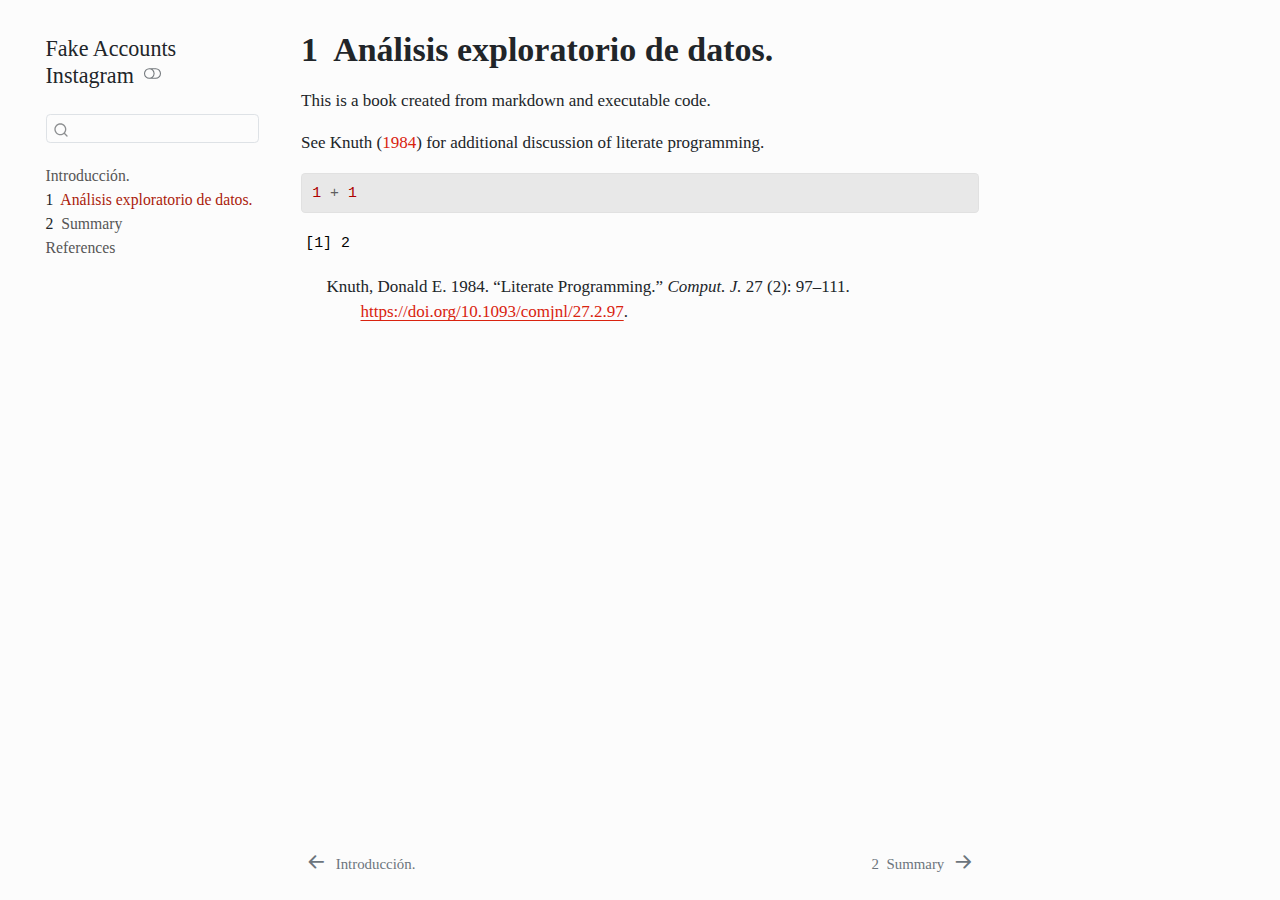
<file: _book/intro.html>
<!DOCTYPE html>
<html xmlns="http://www.w3.org/1999/xhtml" lang="en" xml:lang="en"><head>

<meta charset="utf-8">
<meta name="generator" content="quarto-1.4.553">

<meta name="viewport" content="width=device-width, initial-scale=1.0, user-scalable=yes">


<title>Fake Accounts Instagram - 1&nbsp; Análisis exploratorio de datos.</title>
<style>
code{white-space: pre-wrap;}
span.smallcaps{font-variant: small-caps;}
div.columns{display: flex; gap: min(4vw, 1.5em);}
div.column{flex: auto; overflow-x: auto;}
div.hanging-indent{margin-left: 1.5em; text-indent: -1.5em;}
ul.task-list{list-style: none;}
ul.task-list li input[type="checkbox"] {
  width: 0.8em;
  margin: 0 0.8em 0.2em -1em; /* quarto-specific, see https://github.com/quarto-dev/quarto-cli/issues/4556 */ 
  vertical-align: middle;
}
/* CSS for syntax highlighting */
pre > code.sourceCode { white-space: pre; position: relative; }
pre > code.sourceCode > span { line-height: 1.25; }
pre > code.sourceCode > span:empty { height: 1.2em; }
.sourceCode { overflow: visible; }
code.sourceCode > span { color: inherit; text-decoration: inherit; }
div.sourceCode { margin: 1em 0; }
pre.sourceCode { margin: 0; }
@media screen {
div.sourceCode { overflow: auto; }
}
@media print {
pre > code.sourceCode { white-space: pre-wrap; }
pre > code.sourceCode > span { text-indent: -5em; padding-left: 5em; }
}
pre.numberSource code
  { counter-reset: source-line 0; }
pre.numberSource code > span
  { position: relative; left: -4em; counter-increment: source-line; }
pre.numberSource code > span > a:first-child::before
  { content: counter(source-line);
    position: relative; left: -1em; text-align: right; vertical-align: baseline;
    border: none; display: inline-block;
    -webkit-touch-callout: none; -webkit-user-select: none;
    -khtml-user-select: none; -moz-user-select: none;
    -ms-user-select: none; user-select: none;
    padding: 0 4px; width: 4em;
  }
pre.numberSource { margin-left: 3em;  padding-left: 4px; }
div.sourceCode
  {   }
@media screen {
pre > code.sourceCode > span > a:first-child::before { text-decoration: underline; }
}
/* CSS for citations */
div.csl-bib-body { }
div.csl-entry {
  clear: both;
  margin-bottom: 0em;
}
.hanging-indent div.csl-entry {
  margin-left:2em;
  text-indent:-2em;
}
div.csl-left-margin {
  min-width:2em;
  float:left;
}
div.csl-right-inline {
  margin-left:2em;
  padding-left:1em;
}
div.csl-indent {
  margin-left: 2em;
}</style>


<script src="site_libs/quarto-nav/quarto-nav.js"></script>
<script src="site_libs/quarto-nav/headroom.min.js"></script>
<script src="site_libs/clipboard/clipboard.min.js"></script>
<script src="site_libs/quarto-search/autocomplete.umd.js"></script>
<script src="site_libs/quarto-search/fuse.min.js"></script>
<script src="site_libs/quarto-search/quarto-search.js"></script>
<meta name="quarto:offset" content="./">
<link href="./summary.html" rel="next">
<link href="./index.html" rel="prev">
<script src="site_libs/quarto-html/quarto.js"></script>
<script src="site_libs/quarto-html/popper.min.js"></script>
<script src="site_libs/quarto-html/tippy.umd.min.js"></script>
<script src="site_libs/quarto-html/anchor.min.js"></script>
<link href="site_libs/quarto-html/tippy.css" rel="stylesheet">
<link href="site_libs/quarto-html/quarto-syntax-highlighting.css" rel="stylesheet" class="quarto-color-scheme" id="quarto-text-highlighting-styles">
<link href="site_libs/quarto-html/quarto-syntax-highlighting-dark.css" rel="prefetch" class="quarto-color-scheme quarto-color-alternate" id="quarto-text-highlighting-styles">
<script src="site_libs/bootstrap/bootstrap.min.js"></script>
<link href="site_libs/bootstrap/bootstrap-icons.css" rel="stylesheet">
<link href="site_libs/bootstrap/bootstrap.min.css" rel="stylesheet" class="quarto-color-scheme" id="quarto-bootstrap" data-mode="light">
<link href="site_libs/bootstrap/bootstrap-dark.min.css" rel="prefetch" class="quarto-color-scheme quarto-color-alternate" id="quarto-bootstrap" data-mode="dark">
<script id="quarto-search-options" type="application/json">{
  "location": "sidebar",
  "copy-button": false,
  "collapse-after": 3,
  "panel-placement": "start",
  "type": "textbox",
  "limit": 50,
  "keyboard-shortcut": [
    "f",
    "/",
    "s"
  ],
  "show-item-context": false,
  "language": {
    "search-no-results-text": "No results",
    "search-matching-documents-text": "matching documents",
    "search-copy-link-title": "Copy link to search",
    "search-hide-matches-text": "Hide additional matches",
    "search-more-match-text": "more match in this document",
    "search-more-matches-text": "more matches in this document",
    "search-clear-button-title": "Clear",
    "search-text-placeholder": "",
    "search-detached-cancel-button-title": "Cancel",
    "search-submit-button-title": "Submit",
    "search-label": "Search"
  }
}</script>


</head>

<body class="nav-sidebar floating">

<div id="quarto-search-results"></div>
  <header id="quarto-header" class="headroom fixed-top">
  <nav class="quarto-secondary-nav">
    <div class="container-fluid d-flex">
      <button type="button" class="quarto-btn-toggle btn" data-bs-toggle="collapse" data-bs-target=".quarto-sidebar-collapse-item" aria-controls="quarto-sidebar" aria-expanded="false" aria-label="Toggle sidebar navigation" onclick="if (window.quartoToggleHeadroom) { window.quartoToggleHeadroom(); }">
        <i class="bi bi-layout-text-sidebar-reverse"></i>
      </button>
        <nav class="quarto-page-breadcrumbs" aria-label="breadcrumb"><ol class="breadcrumb"><li class="breadcrumb-item"><a href="./intro.html"><span class="chapter-number">1</span>&nbsp; <span class="chapter-title">Análisis exploratorio de datos.</span></a></li></ol></nav>
        <a class="flex-grow-1" role="button" data-bs-toggle="collapse" data-bs-target=".quarto-sidebar-collapse-item" aria-controls="quarto-sidebar" aria-expanded="false" aria-label="Toggle sidebar navigation" onclick="if (window.quartoToggleHeadroom) { window.quartoToggleHeadroom(); }">      
        </a>
      <button type="button" class="btn quarto-search-button" aria-label="" onclick="window.quartoOpenSearch();">
        <i class="bi bi-search"></i>
      </button>
    </div>
  </nav>
</header>
<!-- content -->
<div id="quarto-content" class="quarto-container page-columns page-rows-contents page-layout-article">
<!-- sidebar -->
  <nav id="quarto-sidebar" class="sidebar collapse collapse-horizontal quarto-sidebar-collapse-item sidebar-navigation floating overflow-auto">
    <div class="pt-lg-2 mt-2 text-left sidebar-header">
    <div class="sidebar-title mb-0 py-0">
      <a href="./">Fake Accounts Instagram</a> 
        <div class="sidebar-tools-main">
  <a href="" class="quarto-color-scheme-toggle quarto-navigation-tool  px-1" onclick="window.quartoToggleColorScheme(); return false;" title="Toggle dark mode"><i class="bi"></i></a>
</div>
    </div>
      </div>
        <div class="mt-2 flex-shrink-0 align-items-center">
        <div class="sidebar-search">
        <div id="quarto-search" class="" title="Search"></div>
        </div>
        </div>
    <div class="sidebar-menu-container"> 
    <ul class="list-unstyled mt-1">
        <li class="sidebar-item">
  <div class="sidebar-item-container"> 
  <a href="./index.html" class="sidebar-item-text sidebar-link">
 <span class="menu-text">Introducción.</span></a>
  </div>
</li>
        <li class="sidebar-item">
  <div class="sidebar-item-container"> 
  <a href="./intro.html" class="sidebar-item-text sidebar-link active">
 <span class="menu-text"><span class="chapter-number">1</span>&nbsp; <span class="chapter-title">Análisis exploratorio de datos.</span></span></a>
  </div>
</li>
        <li class="sidebar-item">
  <div class="sidebar-item-container"> 
  <a href="./summary.html" class="sidebar-item-text sidebar-link">
 <span class="menu-text"><span class="chapter-number">2</span>&nbsp; <span class="chapter-title">Summary</span></span></a>
  </div>
</li>
        <li class="sidebar-item">
  <div class="sidebar-item-container"> 
  <a href="./references.html" class="sidebar-item-text sidebar-link">
 <span class="menu-text">References</span></a>
  </div>
</li>
    </ul>
    </div>
</nav>
<div id="quarto-sidebar-glass" class="quarto-sidebar-collapse-item" data-bs-toggle="collapse" data-bs-target=".quarto-sidebar-collapse-item"></div>
<!-- margin-sidebar -->
    <div id="quarto-margin-sidebar" class="sidebar margin-sidebar">
        
    </div>
<!-- main -->
<main class="content" id="quarto-document-content">

<header id="title-block-header" class="quarto-title-block default">
<div class="quarto-title">
<h1 class="title"><span class="chapter-number">1</span>&nbsp; <span class="chapter-title">Análisis exploratorio de datos.</span></h1>
</div>



<div class="quarto-title-meta">

    
  
    
  </div>
  


</header>


<p>This is a book created from markdown and executable code.</p>
<p>See <span class="citation" data-cites="knuth84">Knuth (<a href="#ref-knuth84" role="doc-biblioref">1984</a>)</span> for additional discussion of literate programming.</p>
<div class="cell">
<div class="sourceCode cell-code" id="cb1"><pre class="sourceCode r code-with-copy"><code class="sourceCode r"><span id="cb1-1"><a href="#cb1-1" aria-hidden="true" tabindex="-1"></a><span class="dv">1</span> <span class="sc">+</span> <span class="dv">1</span></span></code><button title="Copy to Clipboard" class="code-copy-button"><i class="bi"></i></button></pre></div>
<div class="cell-output cell-output-stdout">
<pre><code>[1] 2</code></pre>
</div>
</div>


<div id="refs" class="references csl-bib-body hanging-indent" data-entry-spacing="0" role="list">
<div id="ref-knuth84" class="csl-entry" role="listitem">
Knuth, Donald E. 1984. <span>“Literate Programming.”</span> <em>Comput. J.</em> 27 (2): 97–111. <a href="https://doi.org/10.1093/comjnl/27.2.97">https://doi.org/10.1093/comjnl/27.2.97</a>.
</div>
</div>

</main> <!-- /main -->
<script id="quarto-html-after-body" type="application/javascript">
window.document.addEventListener("DOMContentLoaded", function (event) {
  const toggleBodyColorMode = (bsSheetEl) => {
    const mode = bsSheetEl.getAttribute("data-mode");
    const bodyEl = window.document.querySelector("body");
    if (mode === "dark") {
      bodyEl.classList.add("quarto-dark");
      bodyEl.classList.remove("quarto-light");
    } else {
      bodyEl.classList.add("quarto-light");
      bodyEl.classList.remove("quarto-dark");
    }
  }
  const toggleBodyColorPrimary = () => {
    const bsSheetEl = window.document.querySelector("link#quarto-bootstrap");
    if (bsSheetEl) {
      toggleBodyColorMode(bsSheetEl);
    }
  }
  toggleBodyColorPrimary();  
  const disableStylesheet = (stylesheets) => {
    for (let i=0; i < stylesheets.length; i++) {
      const stylesheet = stylesheets[i];
      stylesheet.rel = 'prefetch';
    }
  }
  const enableStylesheet = (stylesheets) => {
    for (let i=0; i < stylesheets.length; i++) {
      const stylesheet = stylesheets[i];
      stylesheet.rel = 'stylesheet';
    }
  }
  const manageTransitions = (selector, allowTransitions) => {
    const els = window.document.querySelectorAll(selector);
    for (let i=0; i < els.length; i++) {
      const el = els[i];
      if (allowTransitions) {
        el.classList.remove('notransition');
      } else {
        el.classList.add('notransition');
      }
    }
  }
  const toggleGiscusIfUsed = (isAlternate, darkModeDefault) => {
    const baseTheme = document.querySelector('#giscus-base-theme')?.value ?? 'light';
    const alternateTheme = document.querySelector('#giscus-alt-theme')?.value ?? 'dark';
    let newTheme = '';
    if(darkModeDefault) {
      newTheme = isAlternate ? baseTheme : alternateTheme;
    } else {
      newTheme = isAlternate ? alternateTheme : baseTheme;
    }
    const changeGiscusTheme = () => {
      // From: https://github.com/giscus/giscus/issues/336
      const sendMessage = (message) => {
        const iframe = document.querySelector('iframe.giscus-frame');
        if (!iframe) return;
        iframe.contentWindow.postMessage({ giscus: message }, 'https://giscus.app');
      }
      sendMessage({
        setConfig: {
          theme: newTheme
        }
      });
    }
    const isGiscussLoaded = window.document.querySelector('iframe.giscus-frame') !== null;
    if (isGiscussLoaded) {
      changeGiscusTheme();
    }
  }
  const toggleColorMode = (alternate) => {
    // Switch the stylesheets
    const alternateStylesheets = window.document.querySelectorAll('link.quarto-color-scheme.quarto-color-alternate');
    manageTransitions('#quarto-margin-sidebar .nav-link', false);
    if (alternate) {
      enableStylesheet(alternateStylesheets);
      for (const sheetNode of alternateStylesheets) {
        if (sheetNode.id === "quarto-bootstrap") {
          toggleBodyColorMode(sheetNode);
        }
      }
    } else {
      disableStylesheet(alternateStylesheets);
      toggleBodyColorPrimary();
    }
    manageTransitions('#quarto-margin-sidebar .nav-link', true);
    // Switch the toggles
    const toggles = window.document.querySelectorAll('.quarto-color-scheme-toggle');
    for (let i=0; i < toggles.length; i++) {
      const toggle = toggles[i];
      if (toggle) {
        if (alternate) {
          toggle.classList.add("alternate");     
        } else {
          toggle.classList.remove("alternate");
        }
      }
    }
    // Hack to workaround the fact that safari doesn't
    // properly recolor the scrollbar when toggling (#1455)
    if (navigator.userAgent.indexOf('Safari') > 0 && navigator.userAgent.indexOf('Chrome') == -1) {
      manageTransitions("body", false);
      window.scrollTo(0, 1);
      setTimeout(() => {
        window.scrollTo(0, 0);
        manageTransitions("body", true);
      }, 40);  
    }
  }
  const isFileUrl = () => { 
    return window.location.protocol === 'file:';
  }
  const hasAlternateSentinel = () => {  
    let styleSentinel = getColorSchemeSentinel();
    if (styleSentinel !== null) {
      return styleSentinel === "alternate";
    } else {
      return false;
    }
  }
  const setStyleSentinel = (alternate) => {
    const value = alternate ? "alternate" : "default";
    if (!isFileUrl()) {
      window.localStorage.setItem("quarto-color-scheme", value);
    } else {
      localAlternateSentinel = value;
    }
  }
  const getColorSchemeSentinel = () => {
    if (!isFileUrl()) {
      const storageValue = window.localStorage.getItem("quarto-color-scheme");
      return storageValue != null ? storageValue : localAlternateSentinel;
    } else {
      return localAlternateSentinel;
    }
  }
  const darkModeDefault = false;
  let localAlternateSentinel = darkModeDefault ? 'alternate' : 'default';
  // Dark / light mode switch
  window.quartoToggleColorScheme = () => {
    // Read the current dark / light value 
    let toAlternate = !hasAlternateSentinel();
    toggleColorMode(toAlternate);
    setStyleSentinel(toAlternate);
    toggleGiscusIfUsed(toAlternate, darkModeDefault);
  };
  // Ensure there is a toggle, if there isn't float one in the top right
  if (window.document.querySelector('.quarto-color-scheme-toggle') === null) {
    const a = window.document.createElement('a');
    a.classList.add('top-right');
    a.classList.add('quarto-color-scheme-toggle');
    a.href = "";
    a.onclick = function() { try { window.quartoToggleColorScheme(); } catch {} return false; };
    const i = window.document.createElement("i");
    i.classList.add('bi');
    a.appendChild(i);
    window.document.body.appendChild(a);
  }
  // Switch to dark mode if need be
  if (hasAlternateSentinel()) {
    toggleColorMode(true);
  } else {
    toggleColorMode(false);
  }
  const icon = "";
  const anchorJS = new window.AnchorJS();
  anchorJS.options = {
    placement: 'right',
    icon: icon
  };
  anchorJS.add('.anchored');
  const isCodeAnnotation = (el) => {
    for (const clz of el.classList) {
      if (clz.startsWith('code-annotation-')) {                     
        return true;
      }
    }
    return false;
  }
  const clipboard = new window.ClipboardJS('.code-copy-button', {
    text: function(trigger) {
      const codeEl = trigger.previousElementSibling.cloneNode(true);
      for (const childEl of codeEl.children) {
        if (isCodeAnnotation(childEl)) {
          childEl.remove();
        }
      }
      return codeEl.innerText;
    }
  });
  clipboard.on('success', function(e) {
    // button target
    const button = e.trigger;
    // don't keep focus
    button.blur();
    // flash "checked"
    button.classList.add('code-copy-button-checked');
    var currentTitle = button.getAttribute("title");
    button.setAttribute("title", "Copied!");
    let tooltip;
    if (window.bootstrap) {
      button.setAttribute("data-bs-toggle", "tooltip");
      button.setAttribute("data-bs-placement", "left");
      button.setAttribute("data-bs-title", "Copied!");
      tooltip = new bootstrap.Tooltip(button, 
        { trigger: "manual", 
          customClass: "code-copy-button-tooltip",
          offset: [0, -8]});
      tooltip.show();    
    }
    setTimeout(function() {
      if (tooltip) {
        tooltip.hide();
        button.removeAttribute("data-bs-title");
        button.removeAttribute("data-bs-toggle");
        button.removeAttribute("data-bs-placement");
      }
      button.setAttribute("title", currentTitle);
      button.classList.remove('code-copy-button-checked');
    }, 1000);
    // clear code selection
    e.clearSelection();
  });
    var localhostRegex = new RegExp(/^(?:http|https):\/\/localhost\:?[0-9]*\//);
    var mailtoRegex = new RegExp(/^mailto:/);
      var filterRegex = new RegExp('/' + window.location.host + '/');
    var isInternal = (href) => {
        return filterRegex.test(href) || localhostRegex.test(href) || mailtoRegex.test(href);
    }
    // Inspect non-navigation links and adorn them if external
 	var links = window.document.querySelectorAll('a[href]:not(.nav-link):not(.navbar-brand):not(.toc-action):not(.sidebar-link):not(.sidebar-item-toggle):not(.pagination-link):not(.no-external):not([aria-hidden]):not(.dropdown-item):not(.quarto-navigation-tool)');
    for (var i=0; i<links.length; i++) {
      const link = links[i];
      if (!isInternal(link.href)) {
        // undo the damage that might have been done by quarto-nav.js in the case of
        // links that we want to consider external
        if (link.dataset.originalHref !== undefined) {
          link.href = link.dataset.originalHref;
        }
      }
    }
  function tippyHover(el, contentFn, onTriggerFn, onUntriggerFn) {
    const config = {
      allowHTML: true,
      maxWidth: 500,
      delay: 100,
      arrow: false,
      appendTo: function(el) {
          return el.parentElement;
      },
      interactive: true,
      interactiveBorder: 10,
      theme: 'quarto',
      placement: 'bottom-start',
    };
    if (contentFn) {
      config.content = contentFn;
    }
    if (onTriggerFn) {
      config.onTrigger = onTriggerFn;
    }
    if (onUntriggerFn) {
      config.onUntrigger = onUntriggerFn;
    }
    window.tippy(el, config); 
  }
  const noterefs = window.document.querySelectorAll('a[role="doc-noteref"]');
  for (var i=0; i<noterefs.length; i++) {
    const ref = noterefs[i];
    tippyHover(ref, function() {
      // use id or data attribute instead here
      let href = ref.getAttribute('data-footnote-href') || ref.getAttribute('href');
      try { href = new URL(href).hash; } catch {}
      const id = href.replace(/^#\/?/, "");
      const note = window.document.getElementById(id);
      if (note) {
        return note.innerHTML;
      } else {
        return "";
      }
    });
  }
  const xrefs = window.document.querySelectorAll('a.quarto-xref');
  const processXRef = (id, note) => {
    // Strip column container classes
    const stripColumnClz = (el) => {
      el.classList.remove("page-full", "page-columns");
      if (el.children) {
        for (const child of el.children) {
          stripColumnClz(child);
        }
      }
    }
    stripColumnClz(note)
    if (id === null || id.startsWith('sec-')) {
      // Special case sections, only their first couple elements
      const container = document.createElement("div");
      if (note.children && note.children.length > 2) {
        container.appendChild(note.children[0].cloneNode(true));
        for (let i = 1; i < note.children.length; i++) {
          const child = note.children[i];
          if (child.tagName === "P" && child.innerText === "") {
            continue;
          } else {
            container.appendChild(child.cloneNode(true));
            break;
          }
        }
        if (window.Quarto?.typesetMath) {
          window.Quarto.typesetMath(container);
        }
        return container.innerHTML
      } else {
        if (window.Quarto?.typesetMath) {
          window.Quarto.typesetMath(note);
        }
        return note.innerHTML;
      }
    } else {
      // Remove any anchor links if they are present
      const anchorLink = note.querySelector('a.anchorjs-link');
      if (anchorLink) {
        anchorLink.remove();
      }
      if (window.Quarto?.typesetMath) {
        window.Quarto.typesetMath(note);
      }
      // TODO in 1.5, we should make sure this works without a callout special case
      if (note.classList.contains("callout")) {
        return note.outerHTML;
      } else {
        return note.innerHTML;
      }
    }
  }
  for (var i=0; i<xrefs.length; i++) {
    const xref = xrefs[i];
    tippyHover(xref, undefined, function(instance) {
      instance.disable();
      let url = xref.getAttribute('href');
      let hash = undefined; 
      if (url.startsWith('#')) {
        hash = url;
      } else {
        try { hash = new URL(url).hash; } catch {}
      }
      if (hash) {
        const id = hash.replace(/^#\/?/, "");
        const note = window.document.getElementById(id);
        if (note !== null) {
          try {
            const html = processXRef(id, note.cloneNode(true));
            instance.setContent(html);
          } finally {
            instance.enable();
            instance.show();
          }
        } else {
          // See if we can fetch this
          fetch(url.split('#')[0])
          .then(res => res.text())
          .then(html => {
            const parser = new DOMParser();
            const htmlDoc = parser.parseFromString(html, "text/html");
            const note = htmlDoc.getElementById(id);
            if (note !== null) {
              const html = processXRef(id, note);
              instance.setContent(html);
            } 
          }).finally(() => {
            instance.enable();
            instance.show();
          });
        }
      } else {
        // See if we can fetch a full url (with no hash to target)
        // This is a special case and we should probably do some content thinning / targeting
        fetch(url)
        .then(res => res.text())
        .then(html => {
          const parser = new DOMParser();
          const htmlDoc = parser.parseFromString(html, "text/html");
          const note = htmlDoc.querySelector('main.content');
          if (note !== null) {
            // This should only happen for chapter cross references
            // (since there is no id in the URL)
            // remove the first header
            if (note.children.length > 0 && note.children[0].tagName === "HEADER") {
              note.children[0].remove();
            }
            const html = processXRef(null, note);
            instance.setContent(html);
          } 
        }).finally(() => {
          instance.enable();
          instance.show();
        });
      }
    }, function(instance) {
    });
  }
      let selectedAnnoteEl;
      const selectorForAnnotation = ( cell, annotation) => {
        let cellAttr = 'data-code-cell="' + cell + '"';
        let lineAttr = 'data-code-annotation="' +  annotation + '"';
        const selector = 'span[' + cellAttr + '][' + lineAttr + ']';
        return selector;
      }
      const selectCodeLines = (annoteEl) => {
        const doc = window.document;
        const targetCell = annoteEl.getAttribute("data-target-cell");
        const targetAnnotation = annoteEl.getAttribute("data-target-annotation");
        const annoteSpan = window.document.querySelector(selectorForAnnotation(targetCell, targetAnnotation));
        const lines = annoteSpan.getAttribute("data-code-lines").split(",");
        const lineIds = lines.map((line) => {
          return targetCell + "-" + line;
        })
        let top = null;
        let height = null;
        let parent = null;
        if (lineIds.length > 0) {
            //compute the position of the single el (top and bottom and make a div)
            const el = window.document.getElementById(lineIds[0]);
            top = el.offsetTop;
            height = el.offsetHeight;
            parent = el.parentElement.parentElement;
          if (lineIds.length > 1) {
            const lastEl = window.document.getElementById(lineIds[lineIds.length - 1]);
            const bottom = lastEl.offsetTop + lastEl.offsetHeight;
            height = bottom - top;
          }
          if (top !== null && height !== null && parent !== null) {
            // cook up a div (if necessary) and position it 
            let div = window.document.getElementById("code-annotation-line-highlight");
            if (div === null) {
              div = window.document.createElement("div");
              div.setAttribute("id", "code-annotation-line-highlight");
              div.style.position = 'absolute';
              parent.appendChild(div);
            }
            div.style.top = top - 2 + "px";
            div.style.height = height + 4 + "px";
            div.style.left = 0;
            let gutterDiv = window.document.getElementById("code-annotation-line-highlight-gutter");
            if (gutterDiv === null) {
              gutterDiv = window.document.createElement("div");
              gutterDiv.setAttribute("id", "code-annotation-line-highlight-gutter");
              gutterDiv.style.position = 'absolute';
              const codeCell = window.document.getElementById(targetCell);
              const gutter = codeCell.querySelector('.code-annotation-gutter');
              gutter.appendChild(gutterDiv);
            }
            gutterDiv.style.top = top - 2 + "px";
            gutterDiv.style.height = height + 4 + "px";
          }
          selectedAnnoteEl = annoteEl;
        }
      };
      const unselectCodeLines = () => {
        const elementsIds = ["code-annotation-line-highlight", "code-annotation-line-highlight-gutter"];
        elementsIds.forEach((elId) => {
          const div = window.document.getElementById(elId);
          if (div) {
            div.remove();
          }
        });
        selectedAnnoteEl = undefined;
      };
        // Handle positioning of the toggle
    window.addEventListener(
      "resize",
      throttle(() => {
        elRect = undefined;
        if (selectedAnnoteEl) {
          selectCodeLines(selectedAnnoteEl);
        }
      }, 10)
    );
    function throttle(fn, ms) {
    let throttle = false;
    let timer;
      return (...args) => {
        if(!throttle) { // first call gets through
            fn.apply(this, args);
            throttle = true;
        } else { // all the others get throttled
            if(timer) clearTimeout(timer); // cancel #2
            timer = setTimeout(() => {
              fn.apply(this, args);
              timer = throttle = false;
            }, ms);
        }
      };
    }
      // Attach click handler to the DT
      const annoteDls = window.document.querySelectorAll('dt[data-target-cell]');
      for (const annoteDlNode of annoteDls) {
        annoteDlNode.addEventListener('click', (event) => {
          const clickedEl = event.target;
          if (clickedEl !== selectedAnnoteEl) {
            unselectCodeLines();
            const activeEl = window.document.querySelector('dt[data-target-cell].code-annotation-active');
            if (activeEl) {
              activeEl.classList.remove('code-annotation-active');
            }
            selectCodeLines(clickedEl);
            clickedEl.classList.add('code-annotation-active');
          } else {
            // Unselect the line
            unselectCodeLines();
            clickedEl.classList.remove('code-annotation-active');
          }
        });
      }
  const findCites = (el) => {
    const parentEl = el.parentElement;
    if (parentEl) {
      const cites = parentEl.dataset.cites;
      if (cites) {
        return {
          el,
          cites: cites.split(' ')
        };
      } else {
        return findCites(el.parentElement)
      }
    } else {
      return undefined;
    }
  };
  var bibliorefs = window.document.querySelectorAll('a[role="doc-biblioref"]');
  for (var i=0; i<bibliorefs.length; i++) {
    const ref = bibliorefs[i];
    const citeInfo = findCites(ref);
    if (citeInfo) {
      tippyHover(citeInfo.el, function() {
        var popup = window.document.createElement('div');
        citeInfo.cites.forEach(function(cite) {
          var citeDiv = window.document.createElement('div');
          citeDiv.classList.add('hanging-indent');
          citeDiv.classList.add('csl-entry');
          var biblioDiv = window.document.getElementById('ref-' + cite);
          if (biblioDiv) {
            citeDiv.innerHTML = biblioDiv.innerHTML;
          }
          popup.appendChild(citeDiv);
        });
        return popup.innerHTML;
      });
    }
  }
});
</script>
<nav class="page-navigation">
  <div class="nav-page nav-page-previous">
      <a href="./index.html" class="pagination-link" aria-label="Introducción.">
        <i class="bi bi-arrow-left-short"></i> <span class="nav-page-text">Introducción.</span>
      </a>          
  </div>
  <div class="nav-page nav-page-next">
      <a href="./summary.html" class="pagination-link" aria-label="Summary">
        <span class="nav-page-text"><span class="chapter-number">2</span>&nbsp; <span class="chapter-title">Summary</span></span> <i class="bi bi-arrow-right-short"></i>
      </a>
  </div>
</nav>
</div> <!-- /content -->




</body></html>
</file>
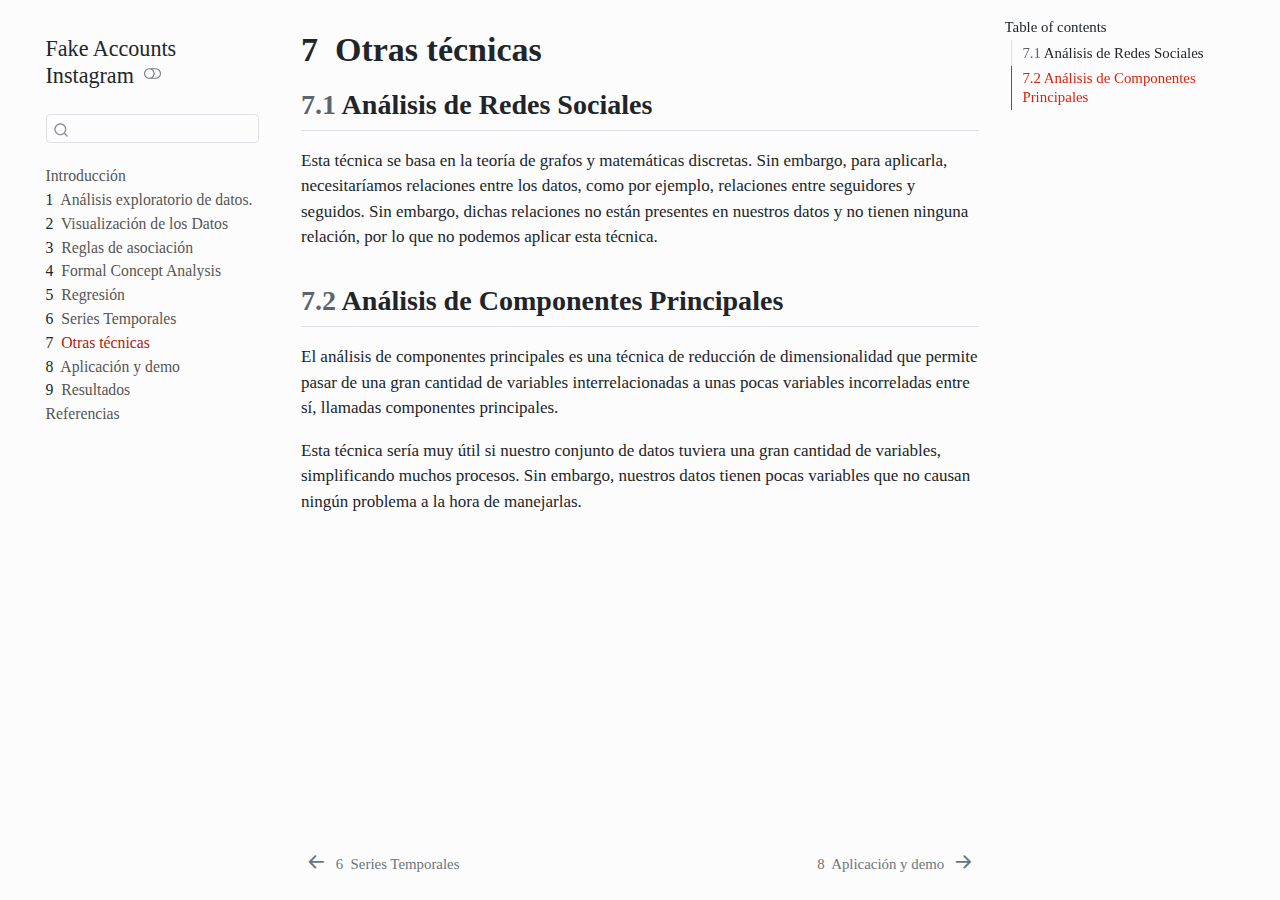
<file: _book/otrasTecnicas.html>
<!DOCTYPE html>
<html xmlns="http://www.w3.org/1999/xhtml" lang="en" xml:lang="en"><head>

<meta charset="utf-8">
<meta name="generator" content="quarto-1.4.553">

<meta name="viewport" content="width=device-width, initial-scale=1.0, user-scalable=yes">


<title>Fake Accounts Instagram - 7&nbsp; Otras técnicas</title>
<style>
code{white-space: pre-wrap;}
span.smallcaps{font-variant: small-caps;}
div.columns{display: flex; gap: min(4vw, 1.5em);}
div.column{flex: auto; overflow-x: auto;}
div.hanging-indent{margin-left: 1.5em; text-indent: -1.5em;}
ul.task-list{list-style: none;}
ul.task-list li input[type="checkbox"] {
  width: 0.8em;
  margin: 0 0.8em 0.2em -1em; /* quarto-specific, see https://github.com/quarto-dev/quarto-cli/issues/4556 */ 
  vertical-align: middle;
}
</style>


<script src="site_libs/quarto-nav/quarto-nav.js"></script>
<script src="site_libs/quarto-nav/headroom.min.js"></script>
<script src="site_libs/clipboard/clipboard.min.js"></script>
<script src="site_libs/quarto-search/autocomplete.umd.js"></script>
<script src="site_libs/quarto-search/fuse.min.js"></script>
<script src="site_libs/quarto-search/quarto-search.js"></script>
<meta name="quarto:offset" content="./">
<link href="./demo.html" rel="next">
<link href="./seriesTemporales.html" rel="prev">
<script src="site_libs/quarto-html/quarto.js"></script>
<script src="site_libs/quarto-html/popper.min.js"></script>
<script src="site_libs/quarto-html/tippy.umd.min.js"></script>
<script src="site_libs/quarto-html/anchor.min.js"></script>
<link href="site_libs/quarto-html/tippy.css" rel="stylesheet">
<link href="site_libs/quarto-html/quarto-syntax-highlighting.css" rel="stylesheet" class="quarto-color-scheme" id="quarto-text-highlighting-styles">
<link href="site_libs/quarto-html/quarto-syntax-highlighting-dark.css" rel="prefetch" class="quarto-color-scheme quarto-color-alternate" id="quarto-text-highlighting-styles">
<script src="site_libs/bootstrap/bootstrap.min.js"></script>
<link href="site_libs/bootstrap/bootstrap-icons.css" rel="stylesheet">
<link href="site_libs/bootstrap/bootstrap.min.css" rel="stylesheet" class="quarto-color-scheme" id="quarto-bootstrap" data-mode="light">
<link href="site_libs/bootstrap/bootstrap-dark.min.css" rel="prefetch" class="quarto-color-scheme quarto-color-alternate" id="quarto-bootstrap" data-mode="dark">
<script id="quarto-search-options" type="application/json">{
  "location": "sidebar",
  "copy-button": false,
  "collapse-after": 3,
  "panel-placement": "start",
  "type": "textbox",
  "limit": 50,
  "keyboard-shortcut": [
    "f",
    "/",
    "s"
  ],
  "show-item-context": false,
  "language": {
    "search-no-results-text": "No results",
    "search-matching-documents-text": "matching documents",
    "search-copy-link-title": "Copy link to search",
    "search-hide-matches-text": "Hide additional matches",
    "search-more-match-text": "more match in this document",
    "search-more-matches-text": "more matches in this document",
    "search-clear-button-title": "Clear",
    "search-text-placeholder": "",
    "search-detached-cancel-button-title": "Cancel",
    "search-submit-button-title": "Submit",
    "search-label": "Search"
  }
}</script>


</head>

<body class="nav-sidebar floating">

<div id="quarto-search-results"></div>
  <header id="quarto-header" class="headroom fixed-top">
  <nav class="quarto-secondary-nav">
    <div class="container-fluid d-flex">
      <button type="button" class="quarto-btn-toggle btn" data-bs-toggle="collapse" data-bs-target=".quarto-sidebar-collapse-item" aria-controls="quarto-sidebar" aria-expanded="false" aria-label="Toggle sidebar navigation" onclick="if (window.quartoToggleHeadroom) { window.quartoToggleHeadroom(); }">
        <i class="bi bi-layout-text-sidebar-reverse"></i>
      </button>
        <nav class="quarto-page-breadcrumbs" aria-label="breadcrumb"><ol class="breadcrumb"><li class="breadcrumb-item"><a href="./otrasTecnicas.html"><span class="chapter-number">7</span>&nbsp; <span class="chapter-title">Otras técnicas</span></a></li></ol></nav>
        <a class="flex-grow-1" role="button" data-bs-toggle="collapse" data-bs-target=".quarto-sidebar-collapse-item" aria-controls="quarto-sidebar" aria-expanded="false" aria-label="Toggle sidebar navigation" onclick="if (window.quartoToggleHeadroom) { window.quartoToggleHeadroom(); }">      
        </a>
      <button type="button" class="btn quarto-search-button" aria-label="" onclick="window.quartoOpenSearch();">
        <i class="bi bi-search"></i>
      </button>
    </div>
  </nav>
</header>
<!-- content -->
<div id="quarto-content" class="quarto-container page-columns page-rows-contents page-layout-article">
<!-- sidebar -->
  <nav id="quarto-sidebar" class="sidebar collapse collapse-horizontal quarto-sidebar-collapse-item sidebar-navigation floating overflow-auto">
    <div class="pt-lg-2 mt-2 text-left sidebar-header">
    <div class="sidebar-title mb-0 py-0">
      <a href="./">Fake Accounts Instagram</a> 
        <div class="sidebar-tools-main">
  <a href="" class="quarto-color-scheme-toggle quarto-navigation-tool  px-1" onclick="window.quartoToggleColorScheme(); return false;" title="Toggle dark mode"><i class="bi"></i></a>
</div>
    </div>
      </div>
        <div class="mt-2 flex-shrink-0 align-items-center">
        <div class="sidebar-search">
        <div id="quarto-search" class="" title="Search"></div>
        </div>
        </div>
    <div class="sidebar-menu-container"> 
    <ul class="list-unstyled mt-1">
        <li class="sidebar-item">
  <div class="sidebar-item-container"> 
  <a href="./index.html" class="sidebar-item-text sidebar-link">
 <span class="menu-text">Introducción</span></a>
  </div>
</li>
        <li class="sidebar-item">
  <div class="sidebar-item-container"> 
  <a href="./analisisExploratorio.html" class="sidebar-item-text sidebar-link">
 <span class="menu-text"><span class="chapter-number">1</span>&nbsp; <span class="chapter-title">Análisis exploratorio de datos.</span></span></a>
  </div>
</li>
        <li class="sidebar-item">
  <div class="sidebar-item-container"> 
  <a href="./visualizacionDatos.html" class="sidebar-item-text sidebar-link">
 <span class="menu-text"><span class="chapter-number">2</span>&nbsp; <span class="chapter-title">Visualización de los Datos</span></span></a>
  </div>
</li>
        <li class="sidebar-item">
  <div class="sidebar-item-container"> 
  <a href="./reglasAsociacion.html" class="sidebar-item-text sidebar-link">
 <span class="menu-text"><span class="chapter-number">3</span>&nbsp; <span class="chapter-title">Reglas de asociación</span></span></a>
  </div>
</li>
        <li class="sidebar-item">
  <div class="sidebar-item-container"> 
  <a href="./fca.html" class="sidebar-item-text sidebar-link">
 <span class="menu-text"><span class="chapter-number">4</span>&nbsp; <span class="chapter-title">Formal Concept Analysis</span></span></a>
  </div>
</li>
        <li class="sidebar-item">
  <div class="sidebar-item-container"> 
  <a href="./regresion.html" class="sidebar-item-text sidebar-link">
 <span class="menu-text"><span class="chapter-number">5</span>&nbsp; <span class="chapter-title">Regresión</span></span></a>
  </div>
</li>
        <li class="sidebar-item">
  <div class="sidebar-item-container"> 
  <a href="./seriesTemporales.html" class="sidebar-item-text sidebar-link">
 <span class="menu-text"><span class="chapter-number">6</span>&nbsp; <span class="chapter-title">Series Temporales</span></span></a>
  </div>
</li>
        <li class="sidebar-item">
  <div class="sidebar-item-container"> 
  <a href="./otrasTecnicas.html" class="sidebar-item-text sidebar-link active">
 <span class="menu-text"><span class="chapter-number">7</span>&nbsp; <span class="chapter-title">Otras técnicas</span></span></a>
  </div>
</li>
        <li class="sidebar-item">
  <div class="sidebar-item-container"> 
  <a href="./demo.html" class="sidebar-item-text sidebar-link">
 <span class="menu-text"><span class="chapter-number">8</span>&nbsp; <span class="chapter-title">Aplicación y demo</span></span></a>
  </div>
</li>
        <li class="sidebar-item">
  <div class="sidebar-item-container"> 
  <a href="./summary.html" class="sidebar-item-text sidebar-link">
 <span class="menu-text"><span class="chapter-number">9</span>&nbsp; <span class="chapter-title">Resultados</span></span></a>
  </div>
</li>
        <li class="sidebar-item">
  <div class="sidebar-item-container"> 
  <a href="./references.html" class="sidebar-item-text sidebar-link">
 <span class="menu-text">Referencias</span></a>
  </div>
</li>
    </ul>
    </div>
</nav>
<div id="quarto-sidebar-glass" class="quarto-sidebar-collapse-item" data-bs-toggle="collapse" data-bs-target=".quarto-sidebar-collapse-item"></div>
<!-- margin-sidebar -->
    <div id="quarto-margin-sidebar" class="sidebar margin-sidebar">
        <nav id="TOC" role="doc-toc" class="toc-active">
    <h2 id="toc-title">Table of contents</h2>
   
  <ul>
  <li><a href="#análisis-de-redes-sociales" id="toc-análisis-de-redes-sociales" class="nav-link active" data-scroll-target="#análisis-de-redes-sociales"><span class="header-section-number">7.1</span> Análisis de Redes Sociales</a></li>
  <li><a href="#análisis-de-componentes-principales" id="toc-análisis-de-componentes-principales" class="nav-link" data-scroll-target="#análisis-de-componentes-principales"><span class="header-section-number">7.2</span> Análisis de Componentes Principales</a></li>
  </ul>
</nav>
    </div>
<!-- main -->
<main class="content" id="quarto-document-content">

<header id="title-block-header" class="quarto-title-block default">
<div class="quarto-title">
<h1 class="title"><span class="chapter-number">7</span>&nbsp; <span class="chapter-title">Otras técnicas</span></h1>
</div>



<div class="quarto-title-meta">

    
  
    
  </div>
  


</header>


<section id="análisis-de-redes-sociales" class="level2" data-number="7.1">
<h2 data-number="7.1" class="anchored" data-anchor-id="análisis-de-redes-sociales"><span class="header-section-number">7.1</span> Análisis de Redes Sociales</h2>
<p>Esta técnica se basa en la teoría de grafos y matemáticas discretas. Sin embargo, para aplicarla, necesitaríamos relaciones entre los datos, como por ejemplo, relaciones entre seguidores y seguidos. Sin embargo, dichas relaciones no están presentes en nuestros datos y no tienen ninguna relación, por lo que no podemos aplicar esta técnica.</p>
</section>
<section id="análisis-de-componentes-principales" class="level2" data-number="7.2">
<h2 data-number="7.2" class="anchored" data-anchor-id="análisis-de-componentes-principales"><span class="header-section-number">7.2</span> Análisis de Componentes Principales</h2>
<p>El análisis de componentes principales es una técnica de reducción de dimensionalidad que permite pasar de una gran cantidad de variables interrelacionadas a unas pocas variables incorreladas entre sí, llamadas componentes principales.</p>
<p>Esta técnica sería muy útil si nuestro conjunto de datos tuviera una gran cantidad de variables, simplificando muchos procesos. Sin embargo, nuestros datos tienen pocas variables que no causan ningún problema a la hora de manejarlas.</p>


</section>

</main> <!-- /main -->
<script id="quarto-html-after-body" type="application/javascript">
window.document.addEventListener("DOMContentLoaded", function (event) {
  const toggleBodyColorMode = (bsSheetEl) => {
    const mode = bsSheetEl.getAttribute("data-mode");
    const bodyEl = window.document.querySelector("body");
    if (mode === "dark") {
      bodyEl.classList.add("quarto-dark");
      bodyEl.classList.remove("quarto-light");
    } else {
      bodyEl.classList.add("quarto-light");
      bodyEl.classList.remove("quarto-dark");
    }
  }
  const toggleBodyColorPrimary = () => {
    const bsSheetEl = window.document.querySelector("link#quarto-bootstrap");
    if (bsSheetEl) {
      toggleBodyColorMode(bsSheetEl);
    }
  }
  toggleBodyColorPrimary();  
  const disableStylesheet = (stylesheets) => {
    for (let i=0; i < stylesheets.length; i++) {
      const stylesheet = stylesheets[i];
      stylesheet.rel = 'prefetch';
    }
  }
  const enableStylesheet = (stylesheets) => {
    for (let i=0; i < stylesheets.length; i++) {
      const stylesheet = stylesheets[i];
      stylesheet.rel = 'stylesheet';
    }
  }
  const manageTransitions = (selector, allowTransitions) => {
    const els = window.document.querySelectorAll(selector);
    for (let i=0; i < els.length; i++) {
      const el = els[i];
      if (allowTransitions) {
        el.classList.remove('notransition');
      } else {
        el.classList.add('notransition');
      }
    }
  }
  const toggleGiscusIfUsed = (isAlternate, darkModeDefault) => {
    const baseTheme = document.querySelector('#giscus-base-theme')?.value ?? 'light';
    const alternateTheme = document.querySelector('#giscus-alt-theme')?.value ?? 'dark';
    let newTheme = '';
    if(darkModeDefault) {
      newTheme = isAlternate ? baseTheme : alternateTheme;
    } else {
      newTheme = isAlternate ? alternateTheme : baseTheme;
    }
    const changeGiscusTheme = () => {
      // From: https://github.com/giscus/giscus/issues/336
      const sendMessage = (message) => {
        const iframe = document.querySelector('iframe.giscus-frame');
        if (!iframe) return;
        iframe.contentWindow.postMessage({ giscus: message }, 'https://giscus.app');
      }
      sendMessage({
        setConfig: {
          theme: newTheme
        }
      });
    }
    const isGiscussLoaded = window.document.querySelector('iframe.giscus-frame') !== null;
    if (isGiscussLoaded) {
      changeGiscusTheme();
    }
  }
  const toggleColorMode = (alternate) => {
    // Switch the stylesheets
    const alternateStylesheets = window.document.querySelectorAll('link.quarto-color-scheme.quarto-color-alternate');
    manageTransitions('#quarto-margin-sidebar .nav-link', false);
    if (alternate) {
      enableStylesheet(alternateStylesheets);
      for (const sheetNode of alternateStylesheets) {
        if (sheetNode.id === "quarto-bootstrap") {
          toggleBodyColorMode(sheetNode);
        }
      }
    } else {
      disableStylesheet(alternateStylesheets);
      toggleBodyColorPrimary();
    }
    manageTransitions('#quarto-margin-sidebar .nav-link', true);
    // Switch the toggles
    const toggles = window.document.querySelectorAll('.quarto-color-scheme-toggle');
    for (let i=0; i < toggles.length; i++) {
      const toggle = toggles[i];
      if (toggle) {
        if (alternate) {
          toggle.classList.add("alternate");     
        } else {
          toggle.classList.remove("alternate");
        }
      }
    }
    // Hack to workaround the fact that safari doesn't
    // properly recolor the scrollbar when toggling (#1455)
    if (navigator.userAgent.indexOf('Safari') > 0 && navigator.userAgent.indexOf('Chrome') == -1) {
      manageTransitions("body", false);
      window.scrollTo(0, 1);
      setTimeout(() => {
        window.scrollTo(0, 0);
        manageTransitions("body", true);
      }, 40);  
    }
  }
  const isFileUrl = () => { 
    return window.location.protocol === 'file:';
  }
  const hasAlternateSentinel = () => {  
    let styleSentinel = getColorSchemeSentinel();
    if (styleSentinel !== null) {
      return styleSentinel === "alternate";
    } else {
      return false;
    }
  }
  const setStyleSentinel = (alternate) => {
    const value = alternate ? "alternate" : "default";
    if (!isFileUrl()) {
      window.localStorage.setItem("quarto-color-scheme", value);
    } else {
      localAlternateSentinel = value;
    }
  }
  const getColorSchemeSentinel = () => {
    if (!isFileUrl()) {
      const storageValue = window.localStorage.getItem("quarto-color-scheme");
      return storageValue != null ? storageValue : localAlternateSentinel;
    } else {
      return localAlternateSentinel;
    }
  }
  const darkModeDefault = false;
  let localAlternateSentinel = darkModeDefault ? 'alternate' : 'default';
  // Dark / light mode switch
  window.quartoToggleColorScheme = () => {
    // Read the current dark / light value 
    let toAlternate = !hasAlternateSentinel();
    toggleColorMode(toAlternate);
    setStyleSentinel(toAlternate);
    toggleGiscusIfUsed(toAlternate, darkModeDefault);
  };
  // Ensure there is a toggle, if there isn't float one in the top right
  if (window.document.querySelector('.quarto-color-scheme-toggle') === null) {
    const a = window.document.createElement('a');
    a.classList.add('top-right');
    a.classList.add('quarto-color-scheme-toggle');
    a.href = "";
    a.onclick = function() { try { window.quartoToggleColorScheme(); } catch {} return false; };
    const i = window.document.createElement("i");
    i.classList.add('bi');
    a.appendChild(i);
    window.document.body.appendChild(a);
  }
  // Switch to dark mode if need be
  if (hasAlternateSentinel()) {
    toggleColorMode(true);
  } else {
    toggleColorMode(false);
  }
  const icon = "";
  const anchorJS = new window.AnchorJS();
  anchorJS.options = {
    placement: 'right',
    icon: icon
  };
  anchorJS.add('.anchored');
  const isCodeAnnotation = (el) => {
    for (const clz of el.classList) {
      if (clz.startsWith('code-annotation-')) {                     
        return true;
      }
    }
    return false;
  }
  const clipboard = new window.ClipboardJS('.code-copy-button', {
    text: function(trigger) {
      const codeEl = trigger.previousElementSibling.cloneNode(true);
      for (const childEl of codeEl.children) {
        if (isCodeAnnotation(childEl)) {
          childEl.remove();
        }
      }
      return codeEl.innerText;
    }
  });
  clipboard.on('success', function(e) {
    // button target
    const button = e.trigger;
    // don't keep focus
    button.blur();
    // flash "checked"
    button.classList.add('code-copy-button-checked');
    var currentTitle = button.getAttribute("title");
    button.setAttribute("title", "Copied!");
    let tooltip;
    if (window.bootstrap) {
      button.setAttribute("data-bs-toggle", "tooltip");
      button.setAttribute("data-bs-placement", "left");
      button.setAttribute("data-bs-title", "Copied!");
      tooltip = new bootstrap.Tooltip(button, 
        { trigger: "manual", 
          customClass: "code-copy-button-tooltip",
          offset: [0, -8]});
      tooltip.show();    
    }
    setTimeout(function() {
      if (tooltip) {
        tooltip.hide();
        button.removeAttribute("data-bs-title");
        button.removeAttribute("data-bs-toggle");
        button.removeAttribute("data-bs-placement");
      }
      button.setAttribute("title", currentTitle);
      button.classList.remove('code-copy-button-checked');
    }, 1000);
    // clear code selection
    e.clearSelection();
  });
    var localhostRegex = new RegExp(/^(?:http|https):\/\/localhost\:?[0-9]*\//);
    var mailtoRegex = new RegExp(/^mailto:/);
      var filterRegex = new RegExp('/' + window.location.host + '/');
    var isInternal = (href) => {
        return filterRegex.test(href) || localhostRegex.test(href) || mailtoRegex.test(href);
    }
    // Inspect non-navigation links and adorn them if external
 	var links = window.document.querySelectorAll('a[href]:not(.nav-link):not(.navbar-brand):not(.toc-action):not(.sidebar-link):not(.sidebar-item-toggle):not(.pagination-link):not(.no-external):not([aria-hidden]):not(.dropdown-item):not(.quarto-navigation-tool)');
    for (var i=0; i<links.length; i++) {
      const link = links[i];
      if (!isInternal(link.href)) {
        // undo the damage that might have been done by quarto-nav.js in the case of
        // links that we want to consider external
        if (link.dataset.originalHref !== undefined) {
          link.href = link.dataset.originalHref;
        }
      }
    }
  function tippyHover(el, contentFn, onTriggerFn, onUntriggerFn) {
    const config = {
      allowHTML: true,
      maxWidth: 500,
      delay: 100,
      arrow: false,
      appendTo: function(el) {
          return el.parentElement;
      },
      interactive: true,
      interactiveBorder: 10,
      theme: 'quarto',
      placement: 'bottom-start',
    };
    if (contentFn) {
      config.content = contentFn;
    }
    if (onTriggerFn) {
      config.onTrigger = onTriggerFn;
    }
    if (onUntriggerFn) {
      config.onUntrigger = onUntriggerFn;
    }
    window.tippy(el, config); 
  }
  const noterefs = window.document.querySelectorAll('a[role="doc-noteref"]');
  for (var i=0; i<noterefs.length; i++) {
    const ref = noterefs[i];
    tippyHover(ref, function() {
      // use id or data attribute instead here
      let href = ref.getAttribute('data-footnote-href') || ref.getAttribute('href');
      try { href = new URL(href).hash; } catch {}
      const id = href.replace(/^#\/?/, "");
      const note = window.document.getElementById(id);
      if (note) {
        return note.innerHTML;
      } else {
        return "";
      }
    });
  }
  const xrefs = window.document.querySelectorAll('a.quarto-xref');
  const processXRef = (id, note) => {
    // Strip column container classes
    const stripColumnClz = (el) => {
      el.classList.remove("page-full", "page-columns");
      if (el.children) {
        for (const child of el.children) {
          stripColumnClz(child);
        }
      }
    }
    stripColumnClz(note)
    if (id === null || id.startsWith('sec-')) {
      // Special case sections, only their first couple elements
      const container = document.createElement("div");
      if (note.children && note.children.length > 2) {
        container.appendChild(note.children[0].cloneNode(true));
        for (let i = 1; i < note.children.length; i++) {
          const child = note.children[i];
          if (child.tagName === "P" && child.innerText === "") {
            continue;
          } else {
            container.appendChild(child.cloneNode(true));
            break;
          }
        }
        if (window.Quarto?.typesetMath) {
          window.Quarto.typesetMath(container);
        }
        return container.innerHTML
      } else {
        if (window.Quarto?.typesetMath) {
          window.Quarto.typesetMath(note);
        }
        return note.innerHTML;
      }
    } else {
      // Remove any anchor links if they are present
      const anchorLink = note.querySelector('a.anchorjs-link');
      if (anchorLink) {
        anchorLink.remove();
      }
      if (window.Quarto?.typesetMath) {
        window.Quarto.typesetMath(note);
      }
      // TODO in 1.5, we should make sure this works without a callout special case
      if (note.classList.contains("callout")) {
        return note.outerHTML;
      } else {
        return note.innerHTML;
      }
    }
  }
  for (var i=0; i<xrefs.length; i++) {
    const xref = xrefs[i];
    tippyHover(xref, undefined, function(instance) {
      instance.disable();
      let url = xref.getAttribute('href');
      let hash = undefined; 
      if (url.startsWith('#')) {
        hash = url;
      } else {
        try { hash = new URL(url).hash; } catch {}
      }
      if (hash) {
        const id = hash.replace(/^#\/?/, "");
        const note = window.document.getElementById(id);
        if (note !== null) {
          try {
            const html = processXRef(id, note.cloneNode(true));
            instance.setContent(html);
          } finally {
            instance.enable();
            instance.show();
          }
        } else {
          // See if we can fetch this
          fetch(url.split('#')[0])
          .then(res => res.text())
          .then(html => {
            const parser = new DOMParser();
            const htmlDoc = parser.parseFromString(html, "text/html");
            const note = htmlDoc.getElementById(id);
            if (note !== null) {
              const html = processXRef(id, note);
              instance.setContent(html);
            } 
          }).finally(() => {
            instance.enable();
            instance.show();
          });
        }
      } else {
        // See if we can fetch a full url (with no hash to target)
        // This is a special case and we should probably do some content thinning / targeting
        fetch(url)
        .then(res => res.text())
        .then(html => {
          const parser = new DOMParser();
          const htmlDoc = parser.parseFromString(html, "text/html");
          const note = htmlDoc.querySelector('main.content');
          if (note !== null) {
            // This should only happen for chapter cross references
            // (since there is no id in the URL)
            // remove the first header
            if (note.children.length > 0 && note.children[0].tagName === "HEADER") {
              note.children[0].remove();
            }
            const html = processXRef(null, note);
            instance.setContent(html);
          } 
        }).finally(() => {
          instance.enable();
          instance.show();
        });
      }
    }, function(instance) {
    });
  }
      let selectedAnnoteEl;
      const selectorForAnnotation = ( cell, annotation) => {
        let cellAttr = 'data-code-cell="' + cell + '"';
        let lineAttr = 'data-code-annotation="' +  annotation + '"';
        const selector = 'span[' + cellAttr + '][' + lineAttr + ']';
        return selector;
      }
      const selectCodeLines = (annoteEl) => {
        const doc = window.document;
        const targetCell = annoteEl.getAttribute("data-target-cell");
        const targetAnnotation = annoteEl.getAttribute("data-target-annotation");
        const annoteSpan = window.document.querySelector(selectorForAnnotation(targetCell, targetAnnotation));
        const lines = annoteSpan.getAttribute("data-code-lines").split(",");
        const lineIds = lines.map((line) => {
          return targetCell + "-" + line;
        })
        let top = null;
        let height = null;
        let parent = null;
        if (lineIds.length > 0) {
            //compute the position of the single el (top and bottom and make a div)
            const el = window.document.getElementById(lineIds[0]);
            top = el.offsetTop;
            height = el.offsetHeight;
            parent = el.parentElement.parentElement;
          if (lineIds.length > 1) {
            const lastEl = window.document.getElementById(lineIds[lineIds.length - 1]);
            const bottom = lastEl.offsetTop + lastEl.offsetHeight;
            height = bottom - top;
          }
          if (top !== null && height !== null && parent !== null) {
            // cook up a div (if necessary) and position it 
            let div = window.document.getElementById("code-annotation-line-highlight");
            if (div === null) {
              div = window.document.createElement("div");
              div.setAttribute("id", "code-annotation-line-highlight");
              div.style.position = 'absolute';
              parent.appendChild(div);
            }
            div.style.top = top - 2 + "px";
            div.style.height = height + 4 + "px";
            div.style.left = 0;
            let gutterDiv = window.document.getElementById("code-annotation-line-highlight-gutter");
            if (gutterDiv === null) {
              gutterDiv = window.document.createElement("div");
              gutterDiv.setAttribute("id", "code-annotation-line-highlight-gutter");
              gutterDiv.style.position = 'absolute';
              const codeCell = window.document.getElementById(targetCell);
              const gutter = codeCell.querySelector('.code-annotation-gutter');
              gutter.appendChild(gutterDiv);
            }
            gutterDiv.style.top = top - 2 + "px";
            gutterDiv.style.height = height + 4 + "px";
          }
          selectedAnnoteEl = annoteEl;
        }
      };
      const unselectCodeLines = () => {
        const elementsIds = ["code-annotation-line-highlight", "code-annotation-line-highlight-gutter"];
        elementsIds.forEach((elId) => {
          const div = window.document.getElementById(elId);
          if (div) {
            div.remove();
          }
        });
        selectedAnnoteEl = undefined;
      };
        // Handle positioning of the toggle
    window.addEventListener(
      "resize",
      throttle(() => {
        elRect = undefined;
        if (selectedAnnoteEl) {
          selectCodeLines(selectedAnnoteEl);
        }
      }, 10)
    );
    function throttle(fn, ms) {
    let throttle = false;
    let timer;
      return (...args) => {
        if(!throttle) { // first call gets through
            fn.apply(this, args);
            throttle = true;
        } else { // all the others get throttled
            if(timer) clearTimeout(timer); // cancel #2
            timer = setTimeout(() => {
              fn.apply(this, args);
              timer = throttle = false;
            }, ms);
        }
      };
    }
      // Attach click handler to the DT
      const annoteDls = window.document.querySelectorAll('dt[data-target-cell]');
      for (const annoteDlNode of annoteDls) {
        annoteDlNode.addEventListener('click', (event) => {
          const clickedEl = event.target;
          if (clickedEl !== selectedAnnoteEl) {
            unselectCodeLines();
            const activeEl = window.document.querySelector('dt[data-target-cell].code-annotation-active');
            if (activeEl) {
              activeEl.classList.remove('code-annotation-active');
            }
            selectCodeLines(clickedEl);
            clickedEl.classList.add('code-annotation-active');
          } else {
            // Unselect the line
            unselectCodeLines();
            clickedEl.classList.remove('code-annotation-active');
          }
        });
      }
  const findCites = (el) => {
    const parentEl = el.parentElement;
    if (parentEl) {
      const cites = parentEl.dataset.cites;
      if (cites) {
        return {
          el,
          cites: cites.split(' ')
        };
      } else {
        return findCites(el.parentElement)
      }
    } else {
      return undefined;
    }
  };
  var bibliorefs = window.document.querySelectorAll('a[role="doc-biblioref"]');
  for (var i=0; i<bibliorefs.length; i++) {
    const ref = bibliorefs[i];
    const citeInfo = findCites(ref);
    if (citeInfo) {
      tippyHover(citeInfo.el, function() {
        var popup = window.document.createElement('div');
        citeInfo.cites.forEach(function(cite) {
          var citeDiv = window.document.createElement('div');
          citeDiv.classList.add('hanging-indent');
          citeDiv.classList.add('csl-entry');
          var biblioDiv = window.document.getElementById('ref-' + cite);
          if (biblioDiv) {
            citeDiv.innerHTML = biblioDiv.innerHTML;
          }
          popup.appendChild(citeDiv);
        });
        return popup.innerHTML;
      });
    }
  }
});
</script>
<nav class="page-navigation">
  <div class="nav-page nav-page-previous">
      <a href="./seriesTemporales.html" class="pagination-link" aria-label="Series Temporales">
        <i class="bi bi-arrow-left-short"></i> <span class="nav-page-text"><span class="chapter-number">6</span>&nbsp; <span class="chapter-title">Series Temporales</span></span>
      </a>          
  </div>
  <div class="nav-page nav-page-next">
      <a href="./demo.html" class="pagination-link" aria-label="Aplicación y demo">
        <span class="nav-page-text"><span class="chapter-number">8</span>&nbsp; <span class="chapter-title">Aplicación y demo</span></span> <i class="bi bi-arrow-right-short"></i>
      </a>
  </div>
</nav>
</div> <!-- /content -->




</body></html>
</file>
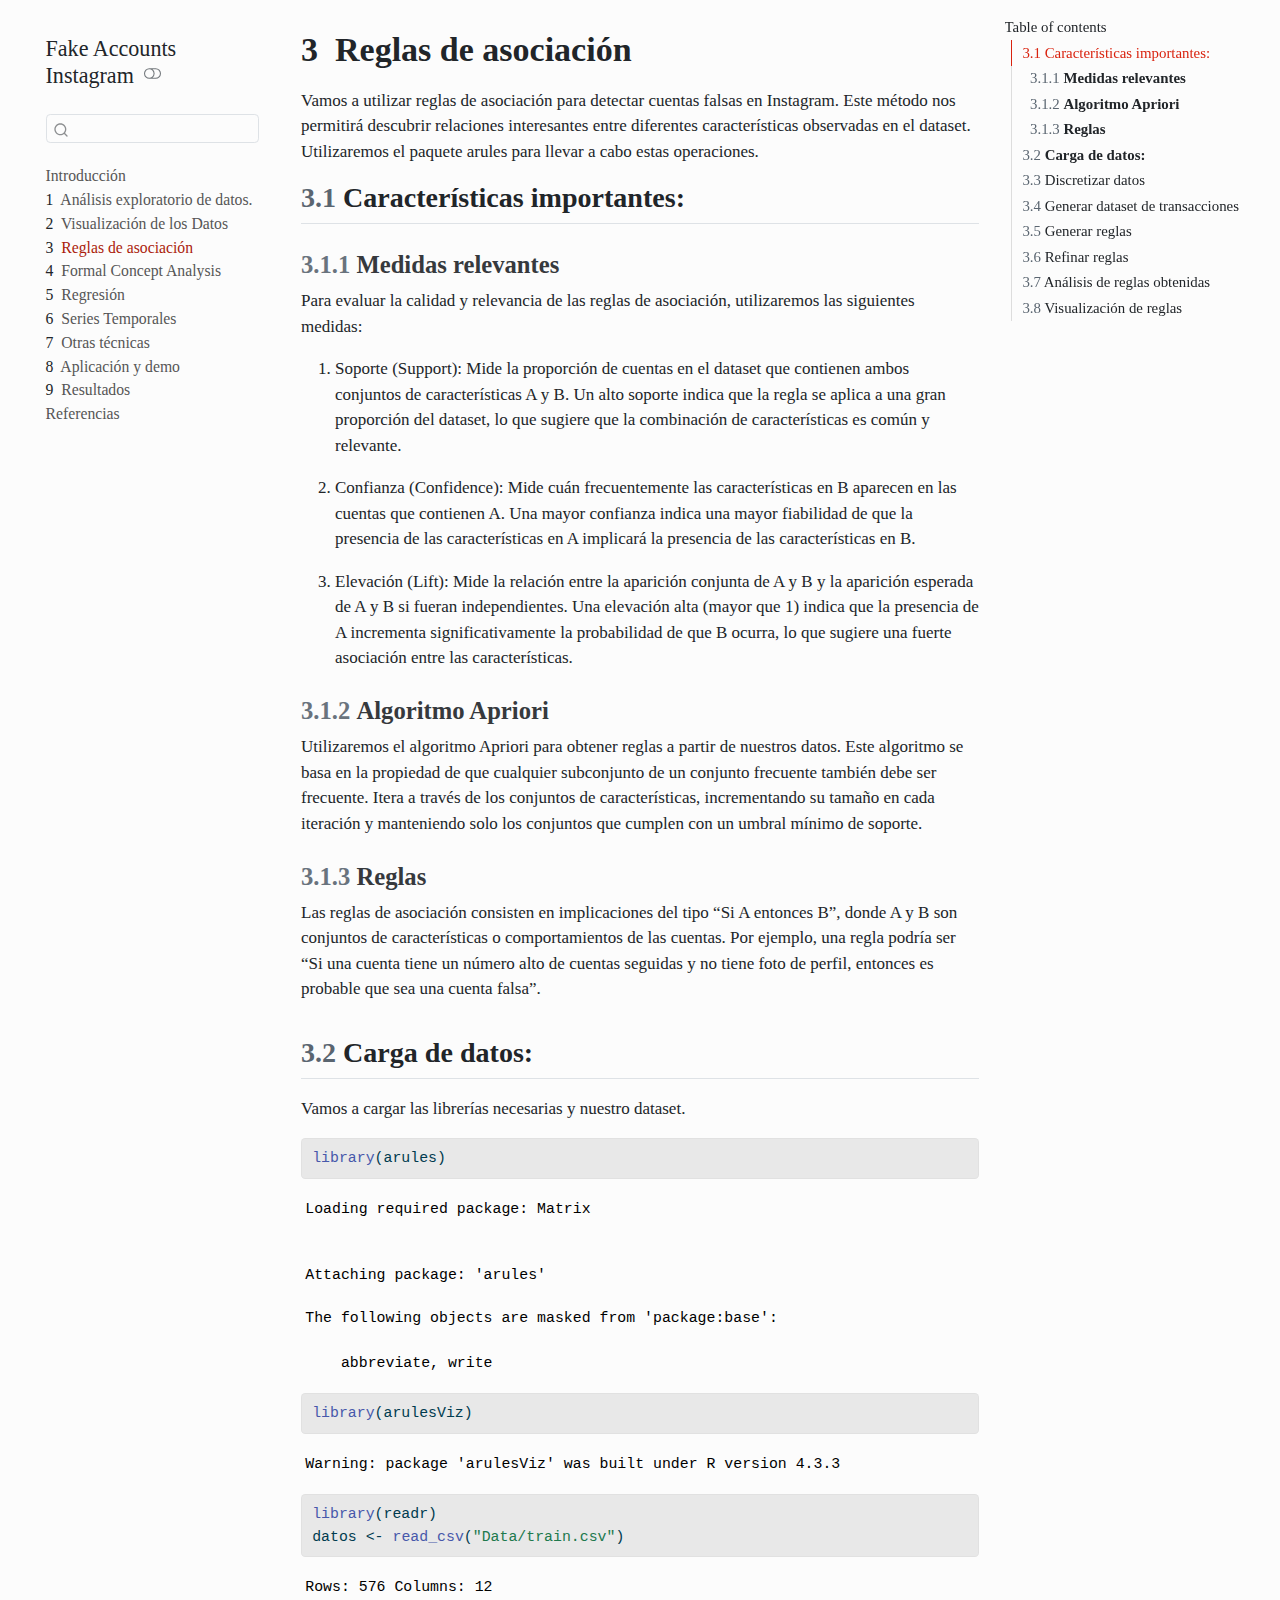
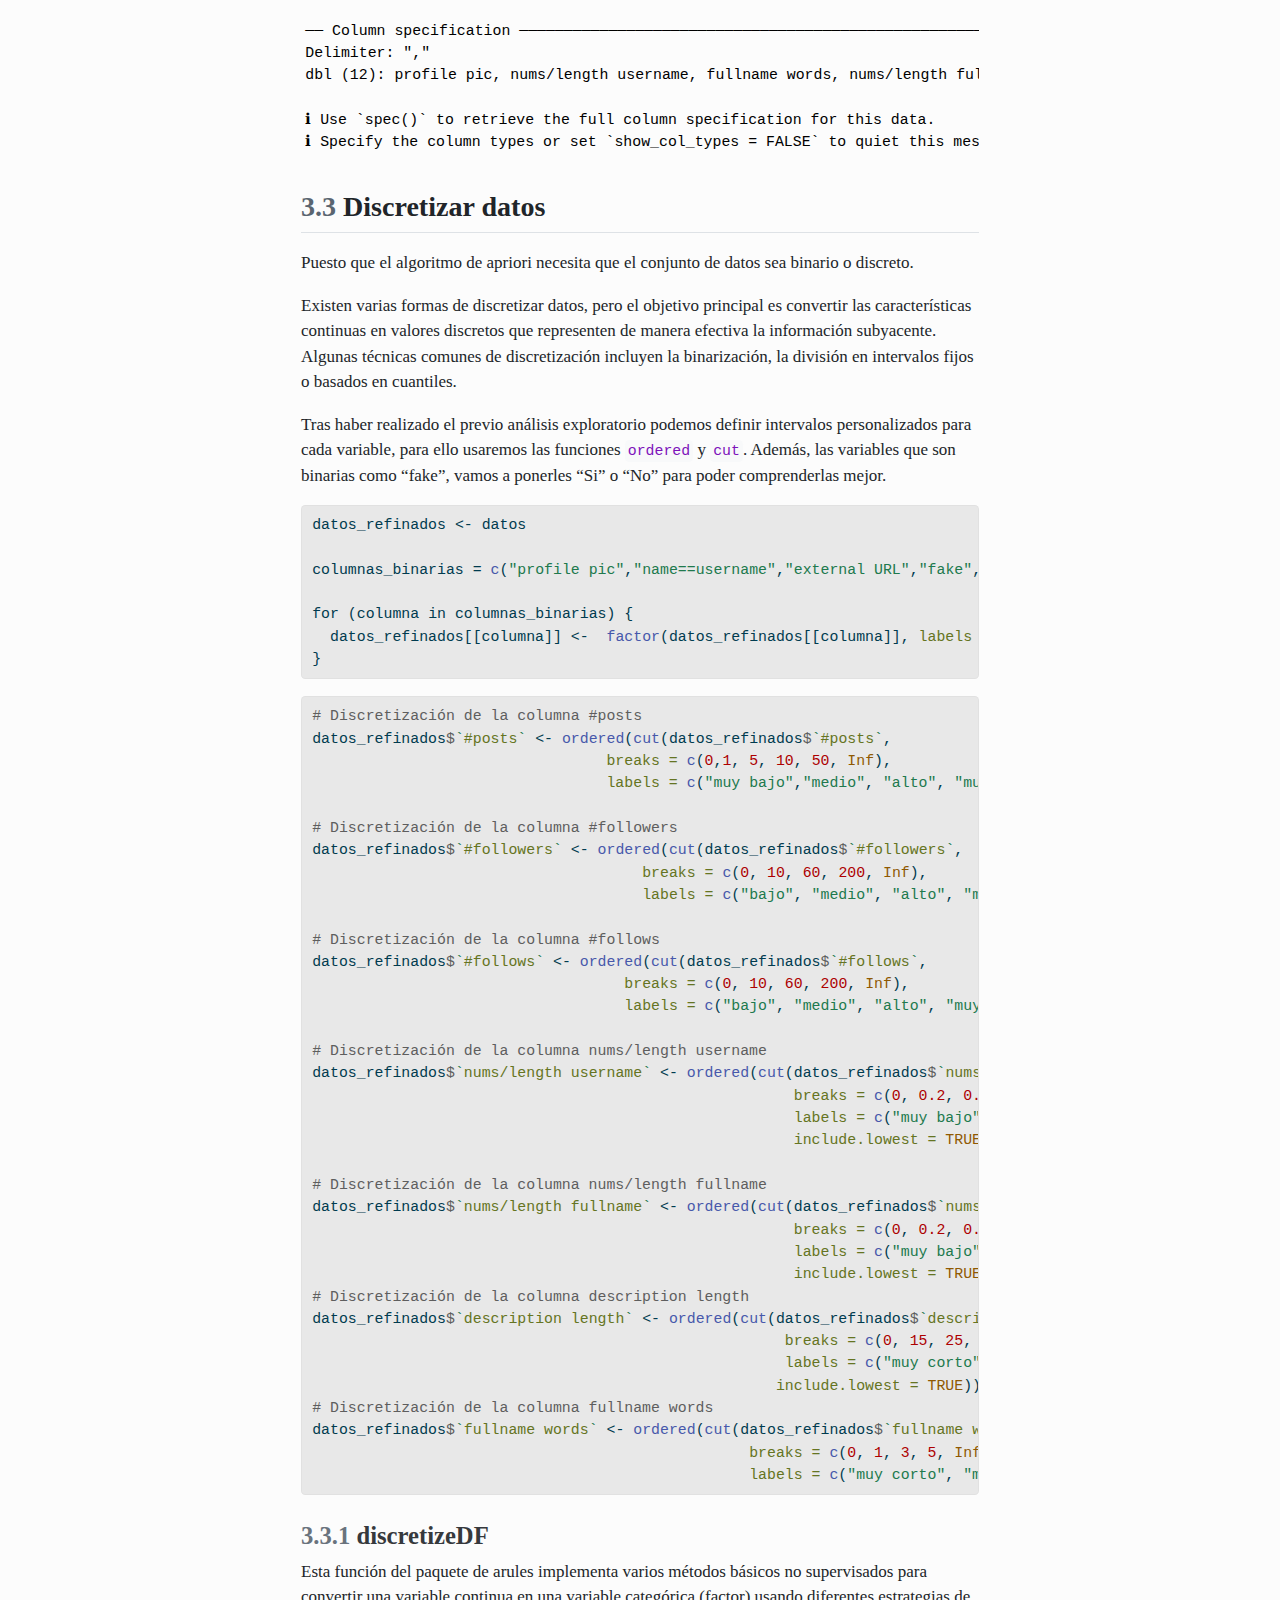
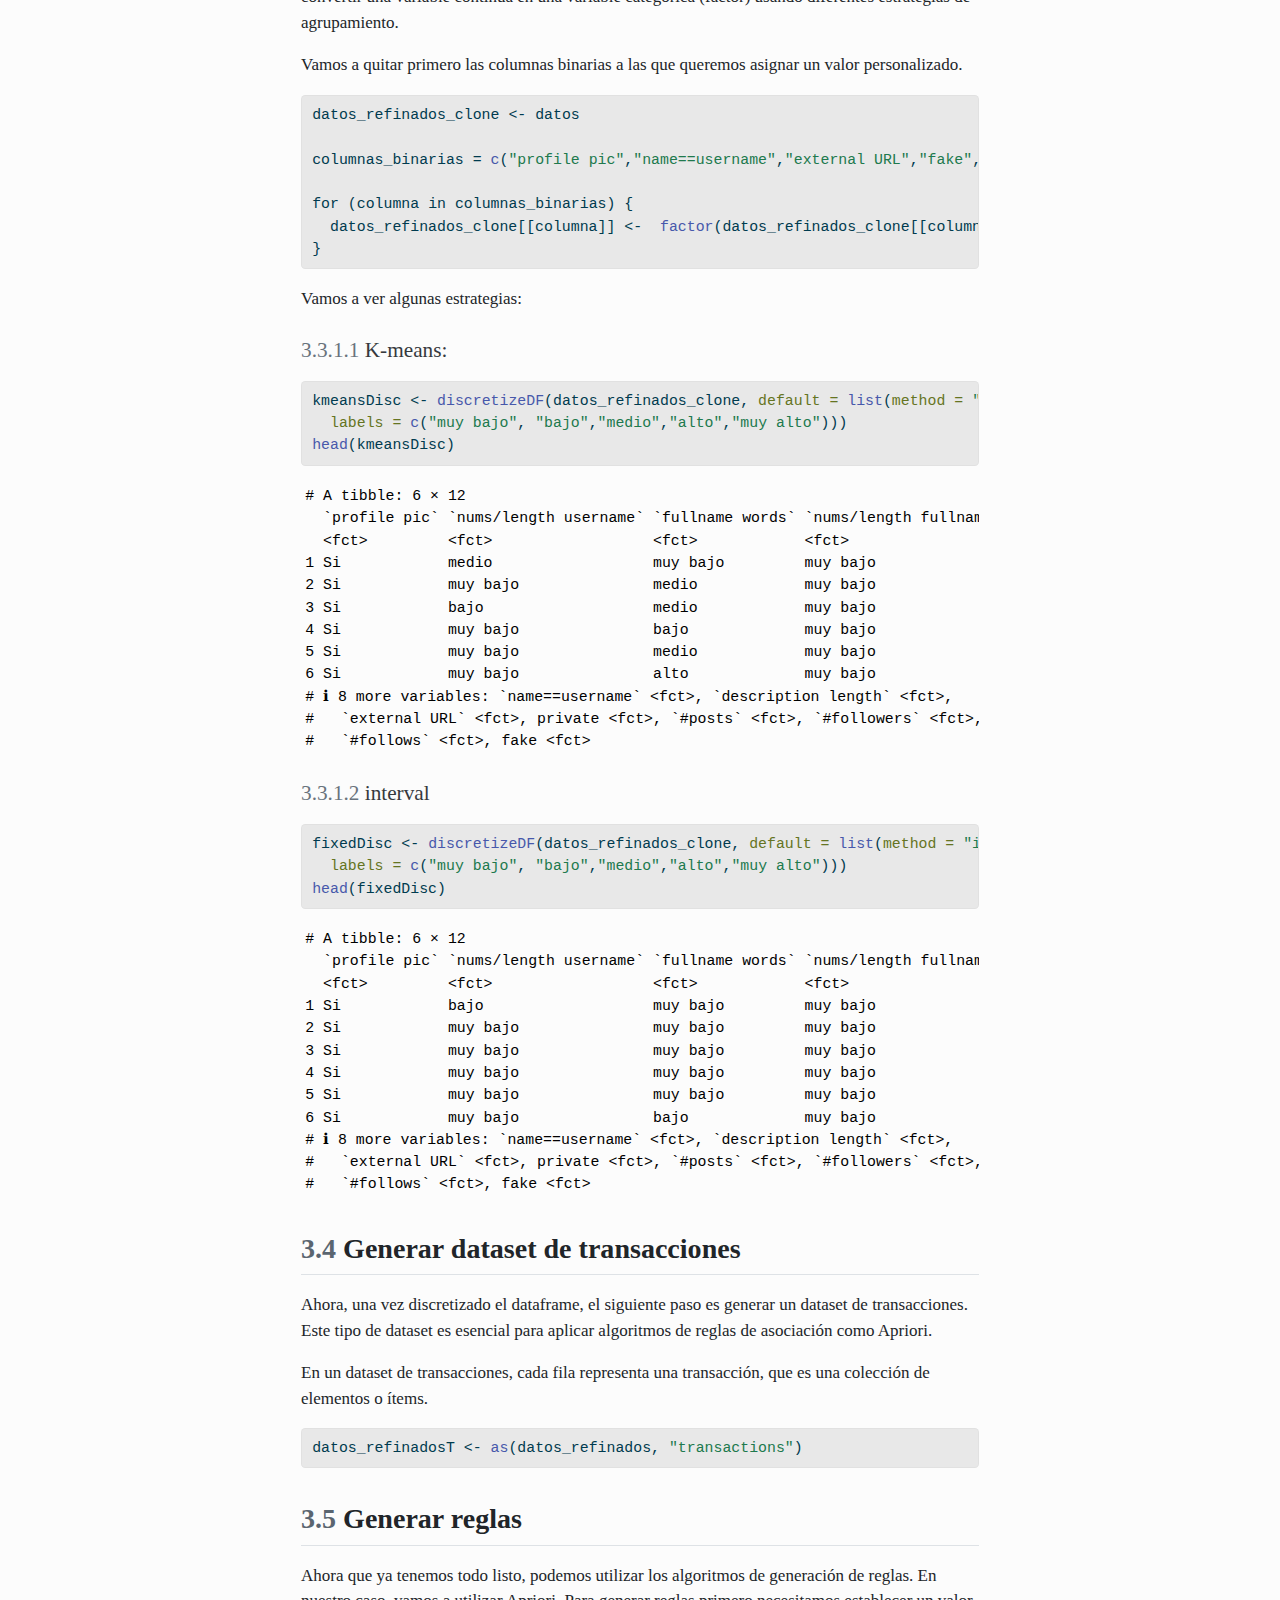
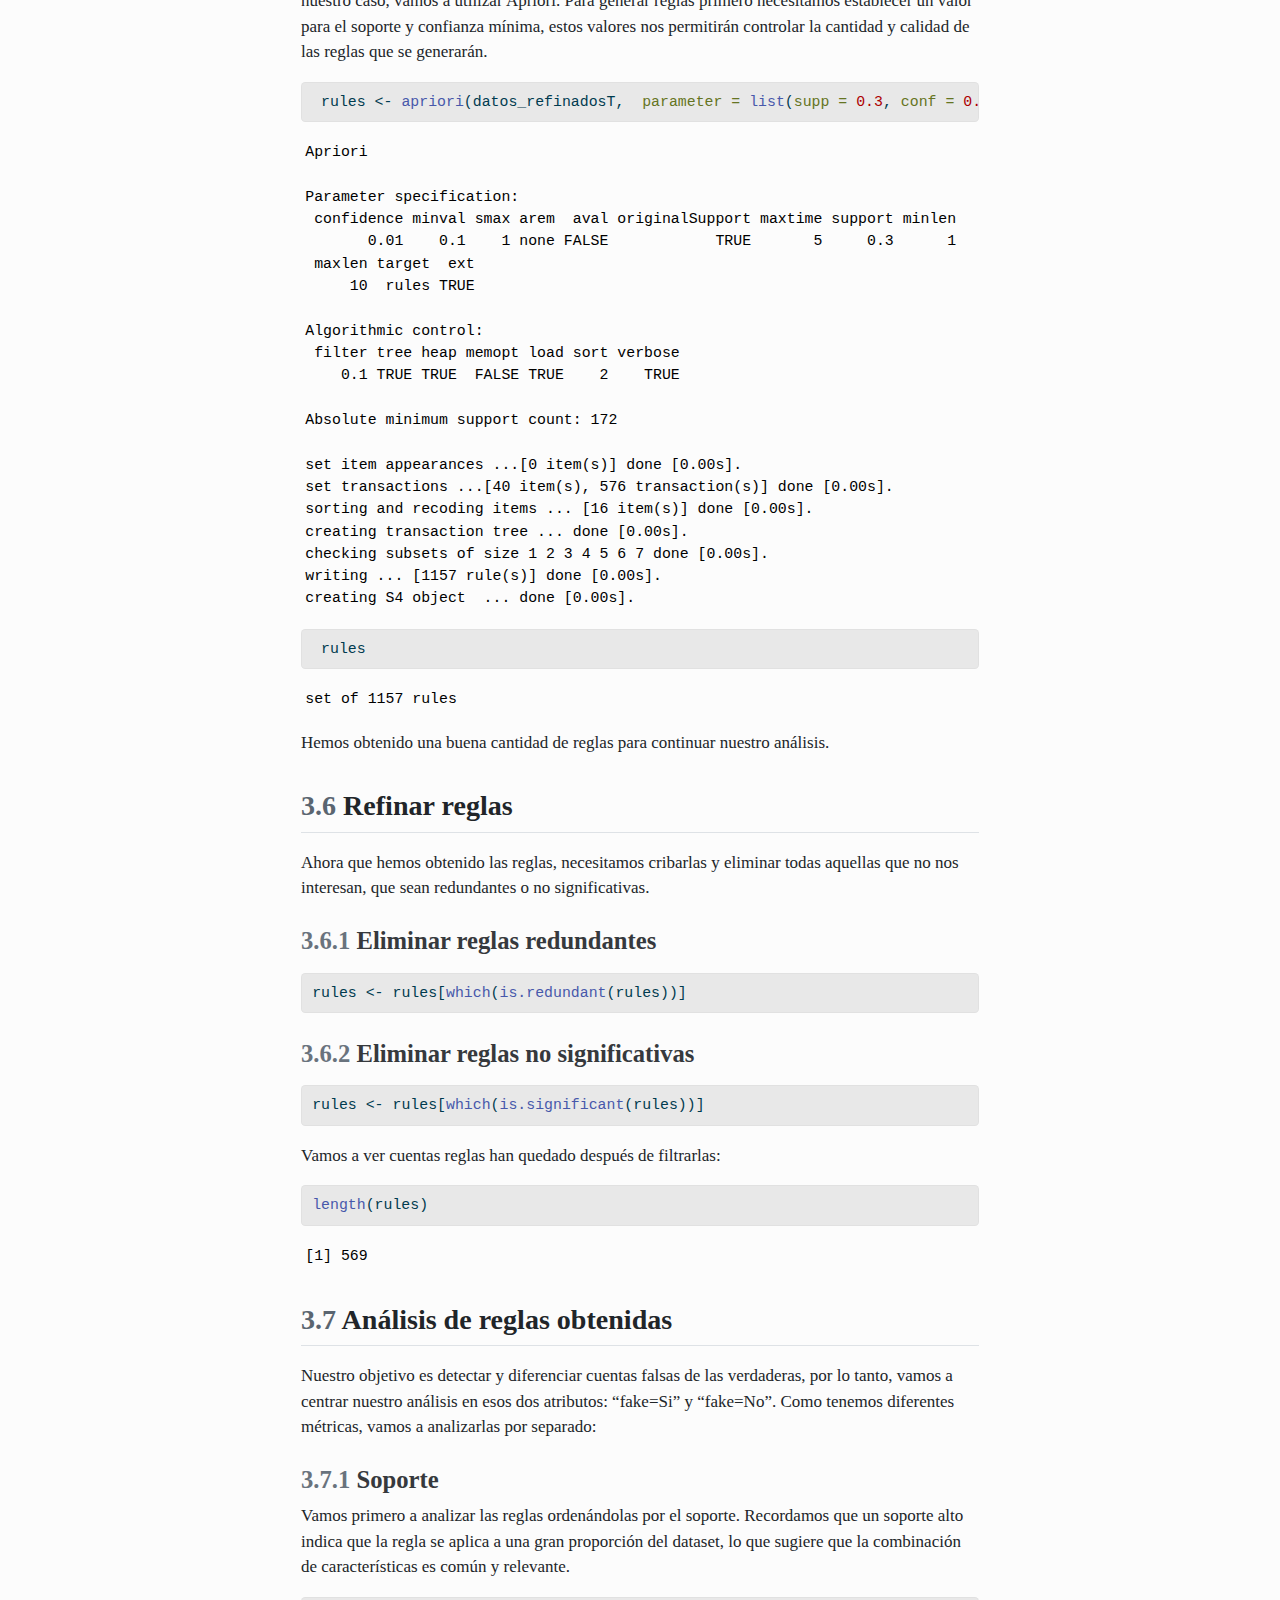
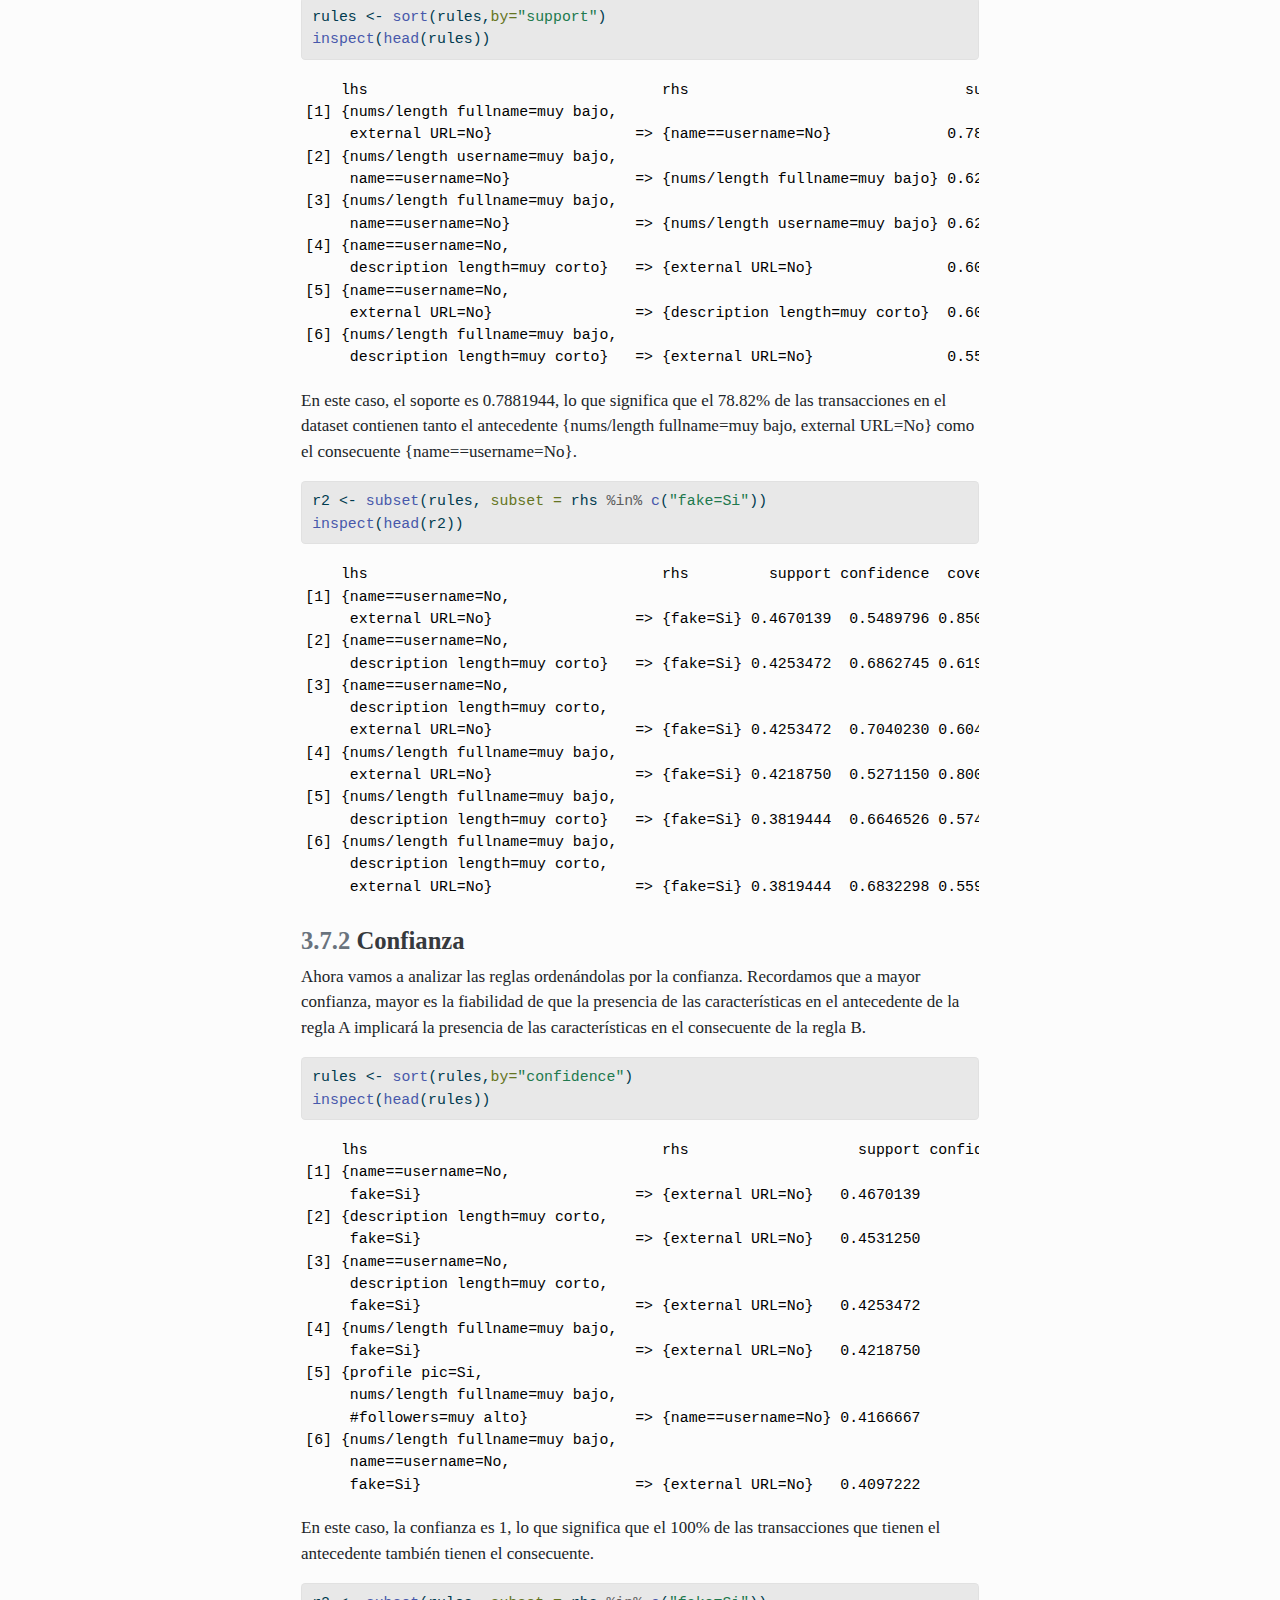
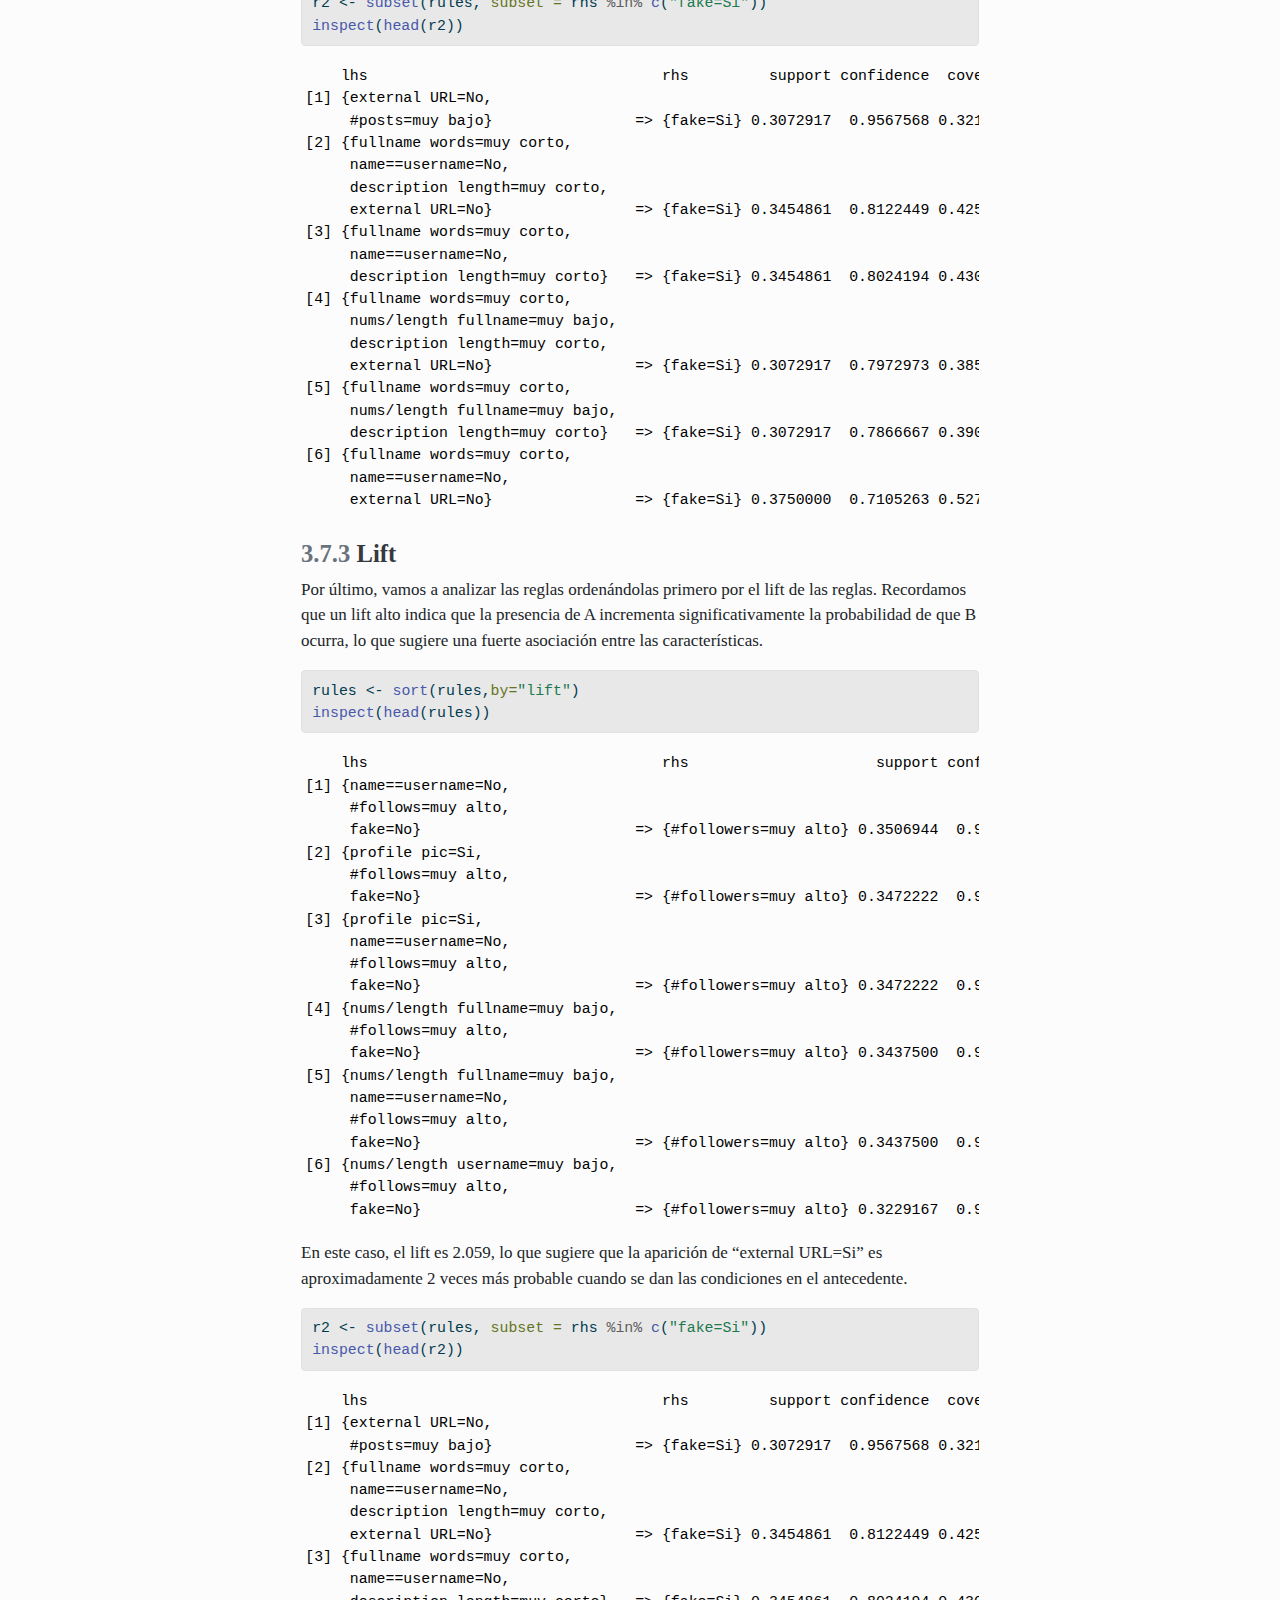
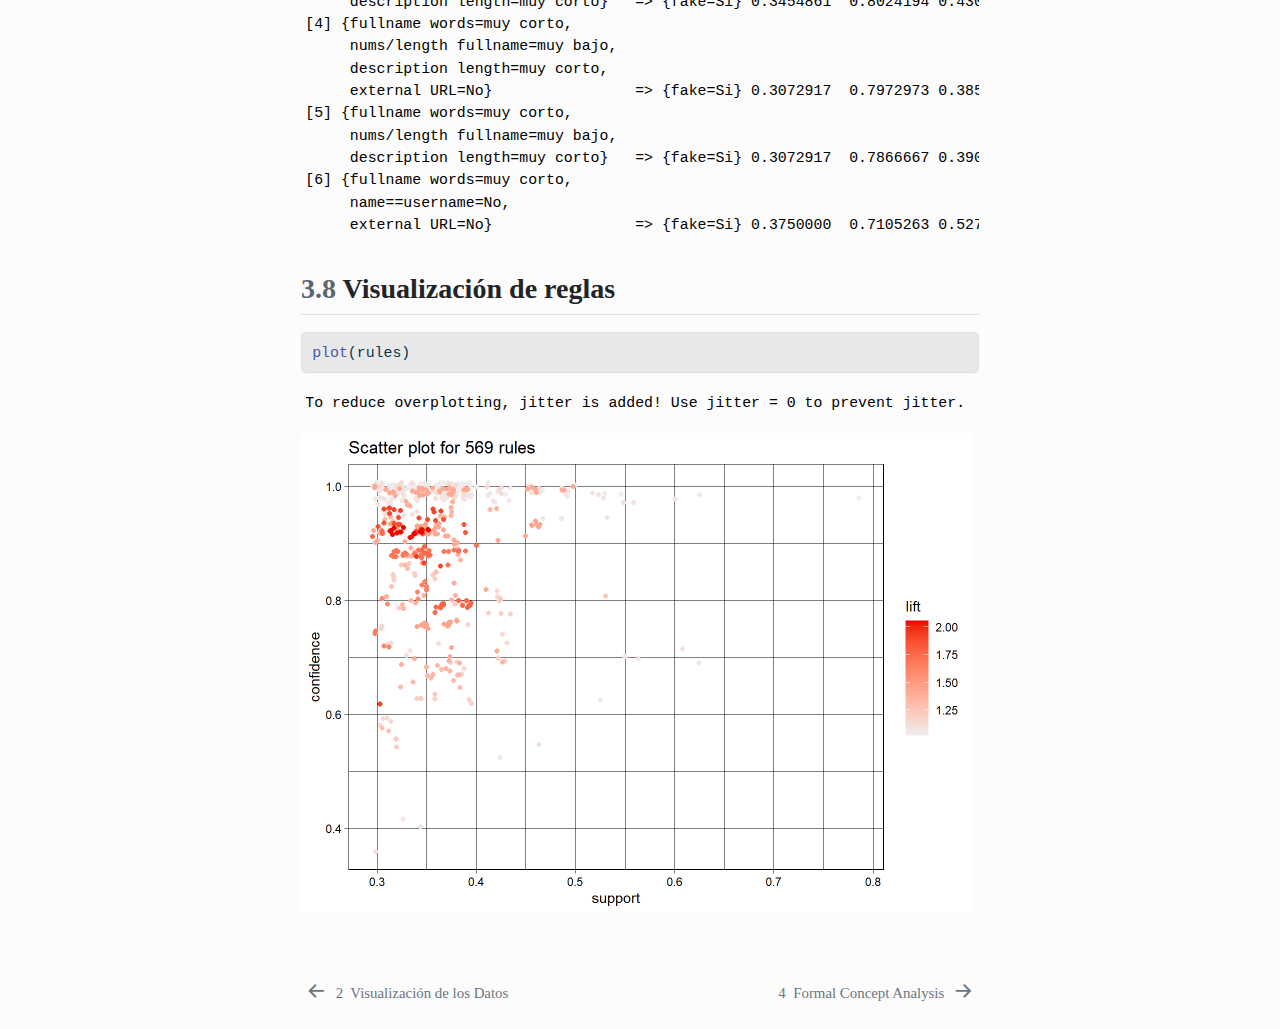
<file: _book/reglasAsociacion.html>
<!DOCTYPE html>
<html xmlns="http://www.w3.org/1999/xhtml" lang="en" xml:lang="en"><head>

<meta charset="utf-8">
<meta name="generator" content="quarto-1.4.553">

<meta name="viewport" content="width=device-width, initial-scale=1.0, user-scalable=yes">


<title>Fake Accounts Instagram - 3&nbsp; Reglas de asociación</title>
<style>
code{white-space: pre-wrap;}
span.smallcaps{font-variant: small-caps;}
div.columns{display: flex; gap: min(4vw, 1.5em);}
div.column{flex: auto; overflow-x: auto;}
div.hanging-indent{margin-left: 1.5em; text-indent: -1.5em;}
ul.task-list{list-style: none;}
ul.task-list li input[type="checkbox"] {
  width: 0.8em;
  margin: 0 0.8em 0.2em -1em; /* quarto-specific, see https://github.com/quarto-dev/quarto-cli/issues/4556 */ 
  vertical-align: middle;
}
/* CSS for syntax highlighting */
pre > code.sourceCode { white-space: pre; position: relative; }
pre > code.sourceCode > span { line-height: 1.25; }
pre > code.sourceCode > span:empty { height: 1.2em; }
.sourceCode { overflow: visible; }
code.sourceCode > span { color: inherit; text-decoration: inherit; }
div.sourceCode { margin: 1em 0; }
pre.sourceCode { margin: 0; }
@media screen {
div.sourceCode { overflow: auto; }
}
@media print {
pre > code.sourceCode { white-space: pre-wrap; }
pre > code.sourceCode > span { text-indent: -5em; padding-left: 5em; }
}
pre.numberSource code
  { counter-reset: source-line 0; }
pre.numberSource code > span
  { position: relative; left: -4em; counter-increment: source-line; }
pre.numberSource code > span > a:first-child::before
  { content: counter(source-line);
    position: relative; left: -1em; text-align: right; vertical-align: baseline;
    border: none; display: inline-block;
    -webkit-touch-callout: none; -webkit-user-select: none;
    -khtml-user-select: none; -moz-user-select: none;
    -ms-user-select: none; user-select: none;
    padding: 0 4px; width: 4em;
  }
pre.numberSource { margin-left: 3em;  padding-left: 4px; }
div.sourceCode
  {   }
@media screen {
pre > code.sourceCode > span > a:first-child::before { text-decoration: underline; }
}
</style>


<script src="site_libs/quarto-nav/quarto-nav.js"></script>
<script src="site_libs/quarto-nav/headroom.min.js"></script>
<script src="site_libs/clipboard/clipboard.min.js"></script>
<script src="site_libs/quarto-search/autocomplete.umd.js"></script>
<script src="site_libs/quarto-search/fuse.min.js"></script>
<script src="site_libs/quarto-search/quarto-search.js"></script>
<meta name="quarto:offset" content="./">
<link href="./fca.html" rel="next">
<link href="./visualizacionDatos.html" rel="prev">
<script src="site_libs/quarto-html/quarto.js"></script>
<script src="site_libs/quarto-html/popper.min.js"></script>
<script src="site_libs/quarto-html/tippy.umd.min.js"></script>
<script src="site_libs/quarto-html/anchor.min.js"></script>
<link href="site_libs/quarto-html/tippy.css" rel="stylesheet">
<link href="site_libs/quarto-html/quarto-syntax-highlighting.css" rel="stylesheet" class="quarto-color-scheme" id="quarto-text-highlighting-styles">
<link href="site_libs/quarto-html/quarto-syntax-highlighting-dark.css" rel="prefetch" class="quarto-color-scheme quarto-color-alternate" id="quarto-text-highlighting-styles">
<script src="site_libs/bootstrap/bootstrap.min.js"></script>
<link href="site_libs/bootstrap/bootstrap-icons.css" rel="stylesheet">
<link href="site_libs/bootstrap/bootstrap.min.css" rel="stylesheet" class="quarto-color-scheme" id="quarto-bootstrap" data-mode="light">
<link href="site_libs/bootstrap/bootstrap-dark.min.css" rel="prefetch" class="quarto-color-scheme quarto-color-alternate" id="quarto-bootstrap" data-mode="dark">
<script id="quarto-search-options" type="application/json">{
  "location": "sidebar",
  "copy-button": false,
  "collapse-after": 3,
  "panel-placement": "start",
  "type": "textbox",
  "limit": 50,
  "keyboard-shortcut": [
    "f",
    "/",
    "s"
  ],
  "show-item-context": false,
  "language": {
    "search-no-results-text": "No results",
    "search-matching-documents-text": "matching documents",
    "search-copy-link-title": "Copy link to search",
    "search-hide-matches-text": "Hide additional matches",
    "search-more-match-text": "more match in this document",
    "search-more-matches-text": "more matches in this document",
    "search-clear-button-title": "Clear",
    "search-text-placeholder": "",
    "search-detached-cancel-button-title": "Cancel",
    "search-submit-button-title": "Submit",
    "search-label": "Search"
  }
}</script>


</head>

<body class="nav-sidebar floating">

<div id="quarto-search-results"></div>
  <header id="quarto-header" class="headroom fixed-top">
  <nav class="quarto-secondary-nav">
    <div class="container-fluid d-flex">
      <button type="button" class="quarto-btn-toggle btn" data-bs-toggle="collapse" data-bs-target=".quarto-sidebar-collapse-item" aria-controls="quarto-sidebar" aria-expanded="false" aria-label="Toggle sidebar navigation" onclick="if (window.quartoToggleHeadroom) { window.quartoToggleHeadroom(); }">
        <i class="bi bi-layout-text-sidebar-reverse"></i>
      </button>
        <nav class="quarto-page-breadcrumbs" aria-label="breadcrumb"><ol class="breadcrumb"><li class="breadcrumb-item"><a href="./reglasAsociacion.html"><span class="chapter-number">3</span>&nbsp; <span class="chapter-title">Reglas de asociación</span></a></li></ol></nav>
        <a class="flex-grow-1" role="button" data-bs-toggle="collapse" data-bs-target=".quarto-sidebar-collapse-item" aria-controls="quarto-sidebar" aria-expanded="false" aria-label="Toggle sidebar navigation" onclick="if (window.quartoToggleHeadroom) { window.quartoToggleHeadroom(); }">      
        </a>
      <button type="button" class="btn quarto-search-button" aria-label="" onclick="window.quartoOpenSearch();">
        <i class="bi bi-search"></i>
      </button>
    </div>
  </nav>
</header>
<!-- content -->
<div id="quarto-content" class="quarto-container page-columns page-rows-contents page-layout-article">
<!-- sidebar -->
  <nav id="quarto-sidebar" class="sidebar collapse collapse-horizontal quarto-sidebar-collapse-item sidebar-navigation floating overflow-auto">
    <div class="pt-lg-2 mt-2 text-left sidebar-header">
    <div class="sidebar-title mb-0 py-0">
      <a href="./">Fake Accounts Instagram</a> 
        <div class="sidebar-tools-main">
  <a href="" class="quarto-color-scheme-toggle quarto-navigation-tool  px-1" onclick="window.quartoToggleColorScheme(); return false;" title="Toggle dark mode"><i class="bi"></i></a>
</div>
    </div>
      </div>
        <div class="mt-2 flex-shrink-0 align-items-center">
        <div class="sidebar-search">
        <div id="quarto-search" class="" title="Search"></div>
        </div>
        </div>
    <div class="sidebar-menu-container"> 
    <ul class="list-unstyled mt-1">
        <li class="sidebar-item">
  <div class="sidebar-item-container"> 
  <a href="./index.html" class="sidebar-item-text sidebar-link">
 <span class="menu-text">Introducción</span></a>
  </div>
</li>
        <li class="sidebar-item">
  <div class="sidebar-item-container"> 
  <a href="./analisisExploratorio.html" class="sidebar-item-text sidebar-link">
 <span class="menu-text"><span class="chapter-number">1</span>&nbsp; <span class="chapter-title">Análisis exploratorio de datos.</span></span></a>
  </div>
</li>
        <li class="sidebar-item">
  <div class="sidebar-item-container"> 
  <a href="./visualizacionDatos.html" class="sidebar-item-text sidebar-link">
 <span class="menu-text"><span class="chapter-number">2</span>&nbsp; <span class="chapter-title">Visualización de los Datos</span></span></a>
  </div>
</li>
        <li class="sidebar-item">
  <div class="sidebar-item-container"> 
  <a href="./reglasAsociacion.html" class="sidebar-item-text sidebar-link active">
 <span class="menu-text"><span class="chapter-number">3</span>&nbsp; <span class="chapter-title">Reglas de asociación</span></span></a>
  </div>
</li>
        <li class="sidebar-item">
  <div class="sidebar-item-container"> 
  <a href="./fca.html" class="sidebar-item-text sidebar-link">
 <span class="menu-text"><span class="chapter-number">4</span>&nbsp; <span class="chapter-title">Formal Concept Analysis</span></span></a>
  </div>
</li>
        <li class="sidebar-item">
  <div class="sidebar-item-container"> 
  <a href="./regresion.html" class="sidebar-item-text sidebar-link">
 <span class="menu-text"><span class="chapter-number">5</span>&nbsp; <span class="chapter-title">Regresión</span></span></a>
  </div>
</li>
        <li class="sidebar-item">
  <div class="sidebar-item-container"> 
  <a href="./seriesTemporales.html" class="sidebar-item-text sidebar-link">
 <span class="menu-text"><span class="chapter-number">6</span>&nbsp; <span class="chapter-title">Series Temporales</span></span></a>
  </div>
</li>
        <li class="sidebar-item">
  <div class="sidebar-item-container"> 
  <a href="./otrasTecnicas.html" class="sidebar-item-text sidebar-link">
 <span class="menu-text"><span class="chapter-number">7</span>&nbsp; <span class="chapter-title">Otras técnicas</span></span></a>
  </div>
</li>
        <li class="sidebar-item">
  <div class="sidebar-item-container"> 
  <a href="./demo.html" class="sidebar-item-text sidebar-link">
 <span class="menu-text"><span class="chapter-number">8</span>&nbsp; <span class="chapter-title">Aplicación y demo</span></span></a>
  </div>
</li>
        <li class="sidebar-item">
  <div class="sidebar-item-container"> 
  <a href="./summary.html" class="sidebar-item-text sidebar-link">
 <span class="menu-text"><span class="chapter-number">9</span>&nbsp; <span class="chapter-title">Resultados</span></span></a>
  </div>
</li>
        <li class="sidebar-item">
  <div class="sidebar-item-container"> 
  <a href="./references.html" class="sidebar-item-text sidebar-link">
 <span class="menu-text">Referencias</span></a>
  </div>
</li>
    </ul>
    </div>
</nav>
<div id="quarto-sidebar-glass" class="quarto-sidebar-collapse-item" data-bs-toggle="collapse" data-bs-target=".quarto-sidebar-collapse-item"></div>
<!-- margin-sidebar -->
    <div id="quarto-margin-sidebar" class="sidebar margin-sidebar">
        <nav id="TOC" role="doc-toc" class="toc-active">
    <h2 id="toc-title">Table of contents</h2>
   
  <ul>
  <li><a href="#características-importantes" id="toc-características-importantes" class="nav-link active" data-scroll-target="#características-importantes"><span class="header-section-number">3.1</span> Características importantes:</a>
  <ul class="collapse">
  <li><a href="#medidas-relevantes" id="toc-medidas-relevantes" class="nav-link" data-scroll-target="#medidas-relevantes"><span class="header-section-number">3.1.1</span> <strong>Medidas relevantes</strong></a></li>
  <li><a href="#algoritmo-apriori" id="toc-algoritmo-apriori" class="nav-link" data-scroll-target="#algoritmo-apriori"><span class="header-section-number">3.1.2</span> <strong>Algoritmo Apriori</strong></a></li>
  <li><a href="#reglas" id="toc-reglas" class="nav-link" data-scroll-target="#reglas"><span class="header-section-number">3.1.3</span> <strong>Reglas</strong></a></li>
  </ul></li>
  <li><a href="#carga-de-datos" id="toc-carga-de-datos" class="nav-link" data-scroll-target="#carga-de-datos"><span class="header-section-number">3.2</span> <strong>Carga de datos:</strong></a></li>
  <li><a href="#discretizar-datos" id="toc-discretizar-datos" class="nav-link" data-scroll-target="#discretizar-datos"><span class="header-section-number">3.3</span> Discretizar datos</a>
  <ul class="collapse">
  <li><a href="#discretizedf" id="toc-discretizedf" class="nav-link" data-scroll-target="#discretizedf"><span class="header-section-number">3.3.1</span> discretizeDF</a></li>
  </ul></li>
  <li><a href="#generar-dataset-de-transacciones" id="toc-generar-dataset-de-transacciones" class="nav-link" data-scroll-target="#generar-dataset-de-transacciones"><span class="header-section-number">3.4</span> Generar dataset de transacciones</a></li>
  <li><a href="#generar-reglas" id="toc-generar-reglas" class="nav-link" data-scroll-target="#generar-reglas"><span class="header-section-number">3.5</span> Generar reglas</a></li>
  <li><a href="#refinar-reglas" id="toc-refinar-reglas" class="nav-link" data-scroll-target="#refinar-reglas"><span class="header-section-number">3.6</span> Refinar reglas</a>
  <ul class="collapse">
  <li><a href="#eliminar-reglas-redundantes" id="toc-eliminar-reglas-redundantes" class="nav-link" data-scroll-target="#eliminar-reglas-redundantes"><span class="header-section-number">3.6.1</span> Eliminar reglas redundantes</a></li>
  <li><a href="#eliminar-reglas-no-significativas" id="toc-eliminar-reglas-no-significativas" class="nav-link" data-scroll-target="#eliminar-reglas-no-significativas"><span class="header-section-number">3.6.2</span> Eliminar reglas no significativas</a></li>
  </ul></li>
  <li><a href="#análisis-de-reglas-obtenidas" id="toc-análisis-de-reglas-obtenidas" class="nav-link" data-scroll-target="#análisis-de-reglas-obtenidas"><span class="header-section-number">3.7</span> Análisis de reglas obtenidas</a>
  <ul class="collapse">
  <li><a href="#soporte" id="toc-soporte" class="nav-link" data-scroll-target="#soporte"><span class="header-section-number">3.7.1</span> Soporte</a></li>
  <li><a href="#confianza" id="toc-confianza" class="nav-link" data-scroll-target="#confianza"><span class="header-section-number">3.7.2</span> Confianza</a></li>
  <li><a href="#lift" id="toc-lift" class="nav-link" data-scroll-target="#lift"><span class="header-section-number">3.7.3</span> Lift</a></li>
  </ul></li>
  <li><a href="#visualización-de-reglas" id="toc-visualización-de-reglas" class="nav-link" data-scroll-target="#visualización-de-reglas"><span class="header-section-number">3.8</span> Visualización de reglas</a></li>
  </ul>
</nav>
    </div>
<!-- main -->
<main class="content" id="quarto-document-content">

<header id="title-block-header" class="quarto-title-block default">
<div class="quarto-title">
<h1 class="title"><span class="chapter-number">3</span>&nbsp; <span class="chapter-title">Reglas de asociación</span></h1>
</div>



<div class="quarto-title-meta">

    
  
    
  </div>
  


</header>


<p>Vamos a utilizar reglas de asociación para detectar cuentas falsas en Instagram. Este método nos permitirá descubrir relaciones interesantes entre diferentes características observadas en el dataset. Utilizaremos el paquete arules para llevar a cabo estas operaciones.</p>
<section id="características-importantes" class="level2" data-number="3.1">
<h2 data-number="3.1" class="anchored" data-anchor-id="características-importantes"><span class="header-section-number">3.1</span> Características importantes:</h2>
<section id="medidas-relevantes" class="level3" data-number="3.1.1">
<h3 data-number="3.1.1" class="anchored" data-anchor-id="medidas-relevantes"><span class="header-section-number">3.1.1</span> <strong>Medidas relevantes</strong></h3>
<p>Para evaluar la calidad y relevancia de las reglas de asociación, utilizaremos las siguientes medidas:</p>
<ol type="1">
<li><p>Soporte (Support): Mide la proporción de cuentas en el dataset que contienen ambos conjuntos de características A y B. Un alto soporte indica que la regla se aplica a una gran proporción del dataset, lo que sugiere que la combinación de características es común y relevante.</p></li>
<li><p>Confianza (Confidence): Mide cuán frecuentemente las características en B aparecen en las cuentas que contienen A. Una mayor confianza indica una mayor fiabilidad de que la presencia de las características en A implicará la presencia de las características en B.</p></li>
<li><p>Elevación (Lift): Mide la relación entre la aparición conjunta de A y B y la aparición esperada de A y B si fueran independientes. Una elevación alta (mayor que 1) indica que la presencia de A incrementa significativamente la probabilidad de que B ocurra, lo que sugiere una fuerte asociación entre las características.</p></li>
</ol>
</section>
<section id="algoritmo-apriori" class="level3" data-number="3.1.2">
<h3 data-number="3.1.2" class="anchored" data-anchor-id="algoritmo-apriori"><span class="header-section-number">3.1.2</span> <strong>Algoritmo Apriori</strong></h3>
<p>Utilizaremos el algoritmo Apriori para obtener reglas a partir de nuestros datos. Este algoritmo se basa en la propiedad de que cualquier subconjunto de un conjunto frecuente también debe ser frecuente. Itera a través de los conjuntos de características, incrementando su tamaño en cada iteración y manteniendo solo los conjuntos que cumplen con un umbral mínimo de soporte.</p>
</section>
<section id="reglas" class="level3" data-number="3.1.3">
<h3 data-number="3.1.3" class="anchored" data-anchor-id="reglas"><span class="header-section-number">3.1.3</span> <strong>Reglas</strong></h3>
<p>Las reglas de asociación consisten en implicaciones del tipo “Si A entonces B”, donde A y B son conjuntos de características o comportamientos de las cuentas. Por ejemplo, una regla podría ser “Si una cuenta tiene un número alto de cuentas seguidas y no tiene foto de perfil, entonces es probable que sea una cuenta falsa”.</p>
</section>
</section>
<section id="carga-de-datos" class="level2" data-number="3.2">
<h2 data-number="3.2" class="anchored" data-anchor-id="carga-de-datos"><span class="header-section-number">3.2</span> <strong>Carga de datos:</strong></h2>
<p>Vamos a cargar las librerías necesarias y nuestro dataset.</p>
<div class="cell">
<div class="sourceCode cell-code" id="cb1"><pre class="sourceCode r code-with-copy"><code class="sourceCode r"><span id="cb1-1"><a href="#cb1-1" aria-hidden="true" tabindex="-1"></a><span class="fu">library</span>(arules)</span></code><button title="Copy to Clipboard" class="code-copy-button"><i class="bi"></i></button></pre></div>
<div class="cell-output cell-output-stderr">
<pre><code>Loading required package: Matrix</code></pre>
</div>
<div class="cell-output cell-output-stderr">
<pre><code>
Attaching package: 'arules'</code></pre>
</div>
<div class="cell-output cell-output-stderr">
<pre><code>The following objects are masked from 'package:base':

    abbreviate, write</code></pre>
</div>
<div class="sourceCode cell-code" id="cb5"><pre class="sourceCode r code-with-copy"><code class="sourceCode r"><span id="cb5-1"><a href="#cb5-1" aria-hidden="true" tabindex="-1"></a><span class="fu">library</span>(arulesViz)</span></code><button title="Copy to Clipboard" class="code-copy-button"><i class="bi"></i></button></pre></div>
<div class="cell-output cell-output-stderr">
<pre><code>Warning: package 'arulesViz' was built under R version 4.3.3</code></pre>
</div>
<div class="sourceCode cell-code" id="cb7"><pre class="sourceCode r code-with-copy"><code class="sourceCode r"><span id="cb7-1"><a href="#cb7-1" aria-hidden="true" tabindex="-1"></a><span class="fu">library</span>(readr)</span>
<span id="cb7-2"><a href="#cb7-2" aria-hidden="true" tabindex="-1"></a>datos <span class="ot">&lt;-</span> <span class="fu">read_csv</span>(<span class="st">"Data/train.csv"</span>) </span></code><button title="Copy to Clipboard" class="code-copy-button"><i class="bi"></i></button></pre></div>
<div class="cell-output cell-output-stderr">
<pre><code>Rows: 576 Columns: 12</code></pre>
</div>
<div class="cell-output cell-output-stderr">
<pre><code>── Column specification ────────────────────────────────────────────────────────
Delimiter: ","
dbl (12): profile pic, nums/length username, fullname words, nums/length ful...

ℹ Use `spec()` to retrieve the full column specification for this data.
ℹ Specify the column types or set `show_col_types = FALSE` to quiet this message.</code></pre>
</div>
</div>
</section>
<section id="discretizar-datos" class="level2" data-number="3.3">
<h2 data-number="3.3" class="anchored" data-anchor-id="discretizar-datos"><span class="header-section-number">3.3</span> Discretizar datos</h2>
<p>Puesto que el algoritmo de apriori necesita que el conjunto de datos sea binario o discreto.</p>
<p>Existen varias formas de discretizar datos, pero el objetivo principal es convertir las características continuas en valores discretos que representen de manera efectiva la información subyacente. Algunas técnicas comunes de discretización incluyen la binarización, la división en intervalos fijos o basados en cuantiles.</p>
<p>Tras haber realizado el previo análisis exploratorio podemos definir intervalos personalizados para cada variable, para ello usaremos las funciones <code>ordered</code> y <code>cut</code>. Además, las variables que son binarias como “fake”, vamos a ponerles “Si” o “No” para poder comprenderlas mejor.</p>
<div class="cell">
<div class="sourceCode cell-code" id="cb10"><pre class="sourceCode r code-with-copy"><code class="sourceCode r"><span id="cb10-1"><a href="#cb10-1" aria-hidden="true" tabindex="-1"></a>datos_refinados <span class="ot">&lt;-</span> datos</span>
<span id="cb10-2"><a href="#cb10-2" aria-hidden="true" tabindex="-1"></a></span>
<span id="cb10-3"><a href="#cb10-3" aria-hidden="true" tabindex="-1"></a>columnas_binarias <span class="ot">=</span> <span class="fu">c</span>(<span class="st">"profile pic"</span>,<span class="st">"name==username"</span>,<span class="st">"external URL"</span>,<span class="st">"fake"</span>,<span class="st">"private"</span>)</span>
<span id="cb10-4"><a href="#cb10-4" aria-hidden="true" tabindex="-1"></a></span>
<span id="cb10-5"><a href="#cb10-5" aria-hidden="true" tabindex="-1"></a><span class="cf">for</span> (columna <span class="cf">in</span> columnas_binarias) {</span>
<span id="cb10-6"><a href="#cb10-6" aria-hidden="true" tabindex="-1"></a>  datos_refinados[[columna]] <span class="ot">&lt;-</span>  <span class="fu">factor</span>(datos_refinados[[columna]], <span class="at">labels =</span> <span class="fu">c</span>(<span class="st">"No"</span>, <span class="st">"Si"</span>))</span>
<span id="cb10-7"><a href="#cb10-7" aria-hidden="true" tabindex="-1"></a>}</span></code><button title="Copy to Clipboard" class="code-copy-button"><i class="bi"></i></button></pre></div>
</div>
<div class="cell">
<div class="sourceCode cell-code" id="cb11"><pre class="sourceCode r code-with-copy"><code class="sourceCode r"><span id="cb11-1"><a href="#cb11-1" aria-hidden="true" tabindex="-1"></a><span class="co"># Discretización de la columna #posts</span></span>
<span id="cb11-2"><a href="#cb11-2" aria-hidden="true" tabindex="-1"></a>datos_refinados<span class="sc">$</span><span class="st">`</span><span class="at">#posts</span><span class="st">`</span> <span class="ot">&lt;-</span> <span class="fu">ordered</span>(<span class="fu">cut</span>(datos_refinados<span class="sc">$</span><span class="st">`</span><span class="at">#posts</span><span class="st">`</span>, </span>
<span id="cb11-3"><a href="#cb11-3" aria-hidden="true" tabindex="-1"></a>                                 <span class="at">breaks =</span> <span class="fu">c</span>(<span class="dv">0</span>,<span class="dv">1</span>, <span class="dv">5</span>, <span class="dv">10</span>, <span class="dv">50</span>, <span class="cn">Inf</span>), </span>
<span id="cb11-4"><a href="#cb11-4" aria-hidden="true" tabindex="-1"></a>                                 <span class="at">labels =</span> <span class="fu">c</span>(<span class="st">"muy bajo"</span>,<span class="st">"medio"</span>, <span class="st">"alto"</span>, <span class="st">"muy alto"</span>, <span class="st">"extremadamente alto"</span>),<span class="at">include.lowest =</span> <span class="cn">TRUE</span>))</span>
<span id="cb11-5"><a href="#cb11-5" aria-hidden="true" tabindex="-1"></a></span>
<span id="cb11-6"><a href="#cb11-6" aria-hidden="true" tabindex="-1"></a><span class="co"># Discretización de la columna #followers</span></span>
<span id="cb11-7"><a href="#cb11-7" aria-hidden="true" tabindex="-1"></a>datos_refinados<span class="sc">$</span><span class="st">`</span><span class="at">#followers</span><span class="st">`</span> <span class="ot">&lt;-</span> <span class="fu">ordered</span>(<span class="fu">cut</span>(datos_refinados<span class="sc">$</span><span class="st">`</span><span class="at">#followers</span><span class="st">`</span>, </span>
<span id="cb11-8"><a href="#cb11-8" aria-hidden="true" tabindex="-1"></a>                                     <span class="at">breaks =</span> <span class="fu">c</span>(<span class="dv">0</span>, <span class="dv">10</span>, <span class="dv">60</span>, <span class="dv">200</span>, <span class="cn">Inf</span>), </span>
<span id="cb11-9"><a href="#cb11-9" aria-hidden="true" tabindex="-1"></a>                                     <span class="at">labels =</span> <span class="fu">c</span>(<span class="st">"bajo"</span>, <span class="st">"medio"</span>, <span class="st">"alto"</span>, <span class="st">"muy alto"</span>),<span class="at">include.lowest =</span> <span class="cn">TRUE</span>))</span>
<span id="cb11-10"><a href="#cb11-10" aria-hidden="true" tabindex="-1"></a></span>
<span id="cb11-11"><a href="#cb11-11" aria-hidden="true" tabindex="-1"></a><span class="co"># Discretización de la columna #follows</span></span>
<span id="cb11-12"><a href="#cb11-12" aria-hidden="true" tabindex="-1"></a>datos_refinados<span class="sc">$</span><span class="st">`</span><span class="at">#follows</span><span class="st">`</span> <span class="ot">&lt;-</span> <span class="fu">ordered</span>(<span class="fu">cut</span>(datos_refinados<span class="sc">$</span><span class="st">`</span><span class="at">#follows</span><span class="st">`</span>, </span>
<span id="cb11-13"><a href="#cb11-13" aria-hidden="true" tabindex="-1"></a>                                   <span class="at">breaks =</span> <span class="fu">c</span>(<span class="dv">0</span>, <span class="dv">10</span>, <span class="dv">60</span>, <span class="dv">200</span>, <span class="cn">Inf</span>), </span>
<span id="cb11-14"><a href="#cb11-14" aria-hidden="true" tabindex="-1"></a>                                   <span class="at">labels =</span> <span class="fu">c</span>(<span class="st">"bajo"</span>, <span class="st">"medio"</span>, <span class="st">"alto"</span>, <span class="st">"muy alto"</span>),<span class="at">include.lowest =</span> <span class="cn">TRUE</span>))</span>
<span id="cb11-15"><a href="#cb11-15" aria-hidden="true" tabindex="-1"></a></span>
<span id="cb11-16"><a href="#cb11-16" aria-hidden="true" tabindex="-1"></a><span class="co"># Discretización de la columna nums/length username</span></span>
<span id="cb11-17"><a href="#cb11-17" aria-hidden="true" tabindex="-1"></a>datos_refinados<span class="sc">$</span><span class="st">`</span><span class="at">nums/length username</span><span class="st">`</span> <span class="ot">&lt;-</span> <span class="fu">ordered</span>(<span class="fu">cut</span>(datos_refinados<span class="sc">$</span><span class="st">`</span><span class="at">nums/length username</span><span class="st">`</span>,</span>
<span id="cb11-18"><a href="#cb11-18" aria-hidden="true" tabindex="-1"></a>                                                      <span class="at">breaks =</span> <span class="fu">c</span>(<span class="dv">0</span>, <span class="fl">0.2</span>, <span class="fl">0.4</span>, <span class="fl">0.6</span>, <span class="fl">0.8</span>, <span class="dv">1</span>),</span>
<span id="cb11-19"><a href="#cb11-19" aria-hidden="true" tabindex="-1"></a>                                                      <span class="at">labels =</span> <span class="fu">c</span>(<span class="st">"muy bajo"</span>, <span class="st">"bajo"</span>, <span class="st">"medio"</span>, <span class="st">"alto"</span>, <span class="st">"muy alto"</span>),</span>
<span id="cb11-20"><a href="#cb11-20" aria-hidden="true" tabindex="-1"></a>                                                      <span class="at">include.lowest =</span> <span class="cn">TRUE</span>))</span>
<span id="cb11-21"><a href="#cb11-21" aria-hidden="true" tabindex="-1"></a></span>
<span id="cb11-22"><a href="#cb11-22" aria-hidden="true" tabindex="-1"></a><span class="co"># Discretización de la columna nums/length fullname</span></span>
<span id="cb11-23"><a href="#cb11-23" aria-hidden="true" tabindex="-1"></a>datos_refinados<span class="sc">$</span><span class="st">`</span><span class="at">nums/length fullname</span><span class="st">`</span> <span class="ot">&lt;-</span> <span class="fu">ordered</span>(<span class="fu">cut</span>(datos_refinados<span class="sc">$</span><span class="st">`</span><span class="at">nums/length fullname</span><span class="st">`</span>, </span>
<span id="cb11-24"><a href="#cb11-24" aria-hidden="true" tabindex="-1"></a>                                                      <span class="at">breaks =</span> <span class="fu">c</span>(<span class="dv">0</span>, <span class="fl">0.2</span>, <span class="fl">0.4</span>, <span class="fl">0.6</span>, <span class="fl">0.8</span>, <span class="dv">1</span>), </span>
<span id="cb11-25"><a href="#cb11-25" aria-hidden="true" tabindex="-1"></a>                                                      <span class="at">labels =</span> <span class="fu">c</span>(<span class="st">"muy bajo"</span>, <span class="st">"bajo"</span>, <span class="st">"medio"</span>, <span class="st">"alto"</span>, <span class="st">"muy alto"</span>),</span>
<span id="cb11-26"><a href="#cb11-26" aria-hidden="true" tabindex="-1"></a>                                                      <span class="at">include.lowest =</span> <span class="cn">TRUE</span>))</span>
<span id="cb11-27"><a href="#cb11-27" aria-hidden="true" tabindex="-1"></a><span class="co"># Discretización de la columna description length</span></span>
<span id="cb11-28"><a href="#cb11-28" aria-hidden="true" tabindex="-1"></a>datos_refinados<span class="sc">$</span><span class="st">`</span><span class="at">description length</span><span class="st">`</span> <span class="ot">&lt;-</span> <span class="fu">ordered</span>(<span class="fu">cut</span>(datos_refinados<span class="sc">$</span><span class="st">`</span><span class="at">description length</span><span class="st">`</span>,</span>
<span id="cb11-29"><a href="#cb11-29" aria-hidden="true" tabindex="-1"></a>                                                     <span class="at">breaks =</span> <span class="fu">c</span>(<span class="dv">0</span>, <span class="dv">15</span>, <span class="dv">25</span>, <span class="dv">80</span>, <span class="dv">150</span>),</span>
<span id="cb11-30"><a href="#cb11-30" aria-hidden="true" tabindex="-1"></a>                                                     <span class="at">labels =</span> <span class="fu">c</span>(<span class="st">"muy corto"</span> , <span class="st">"medio"</span>, <span class="st">"largo"</span>, <span class="st">"muy largo"</span>),</span>
<span id="cb11-31"><a href="#cb11-31" aria-hidden="true" tabindex="-1"></a>                                                    <span class="at">include.lowest =</span> <span class="cn">TRUE</span>))</span>
<span id="cb11-32"><a href="#cb11-32" aria-hidden="true" tabindex="-1"></a><span class="co"># Discretización de la columna fullname words</span></span>
<span id="cb11-33"><a href="#cb11-33" aria-hidden="true" tabindex="-1"></a>datos_refinados<span class="sc">$</span><span class="st">`</span><span class="at">fullname words</span><span class="st">`</span> <span class="ot">&lt;-</span> <span class="fu">ordered</span>(<span class="fu">cut</span>(datos_refinados<span class="sc">$</span><span class="st">`</span><span class="at">fullname words</span><span class="st">`</span>,</span>
<span id="cb11-34"><a href="#cb11-34" aria-hidden="true" tabindex="-1"></a>                                                 <span class="at">breaks =</span> <span class="fu">c</span>(<span class="dv">0</span>, <span class="dv">1</span>, <span class="dv">3</span>, <span class="dv">5</span>, <span class="cn">Inf</span>),</span>
<span id="cb11-35"><a href="#cb11-35" aria-hidden="true" tabindex="-1"></a>                                                 <span class="at">labels =</span> <span class="fu">c</span>(<span class="st">"muy corto"</span>, <span class="st">"medio"</span>, <span class="st">"largo"</span>, <span class="st">"muy largo"</span>),<span class="at">include.lowest =</span> <span class="cn">TRUE</span>))</span></code><button title="Copy to Clipboard" class="code-copy-button"><i class="bi"></i></button></pre></div>
</div>
<section id="discretizedf" class="level3" data-number="3.3.1">
<h3 data-number="3.3.1" class="anchored" data-anchor-id="discretizedf"><span class="header-section-number">3.3.1</span> discretizeDF</h3>
<p>Esta función del paquete de arules implementa varios métodos básicos no supervisados para convertir una variable continua en una variable categórica (factor) usando diferentes estrategias de agrupamiento.</p>
<p>Vamos a quitar primero las columnas binarias a las que queremos asignar un valor personalizado.</p>
<div class="cell">
<div class="sourceCode cell-code" id="cb12"><pre class="sourceCode r code-with-copy"><code class="sourceCode r"><span id="cb12-1"><a href="#cb12-1" aria-hidden="true" tabindex="-1"></a>datos_refinados_clone <span class="ot">&lt;-</span> datos</span>
<span id="cb12-2"><a href="#cb12-2" aria-hidden="true" tabindex="-1"></a></span>
<span id="cb12-3"><a href="#cb12-3" aria-hidden="true" tabindex="-1"></a>columnas_binarias <span class="ot">=</span> <span class="fu">c</span>(<span class="st">"profile pic"</span>,<span class="st">"name==username"</span>,<span class="st">"external URL"</span>,<span class="st">"fake"</span>,<span class="st">"private"</span>)</span>
<span id="cb12-4"><a href="#cb12-4" aria-hidden="true" tabindex="-1"></a></span>
<span id="cb12-5"><a href="#cb12-5" aria-hidden="true" tabindex="-1"></a><span class="cf">for</span> (columna <span class="cf">in</span> columnas_binarias) {</span>
<span id="cb12-6"><a href="#cb12-6" aria-hidden="true" tabindex="-1"></a>  datos_refinados_clone[[columna]] <span class="ot">&lt;-</span>  <span class="fu">factor</span>(datos_refinados_clone[[columna]], <span class="at">labels =</span> <span class="fu">c</span>(<span class="st">"No"</span>, <span class="st">"Si"</span>))</span>
<span id="cb12-7"><a href="#cb12-7" aria-hidden="true" tabindex="-1"></a>}</span></code><button title="Copy to Clipboard" class="code-copy-button"><i class="bi"></i></button></pre></div>
</div>
<p>Vamos a ver algunas estrategias:</p>
<section id="k-means" class="level4" data-number="3.3.1.1">
<h4 data-number="3.3.1.1" class="anchored" data-anchor-id="k-means"><span class="header-section-number">3.3.1.1</span> K-means:</h4>
<div class="cell">
<div class="sourceCode cell-code" id="cb13"><pre class="sourceCode r code-with-copy"><code class="sourceCode r"><span id="cb13-1"><a href="#cb13-1" aria-hidden="true" tabindex="-1"></a>kmeansDisc <span class="ot">&lt;-</span> <span class="fu">discretizeDF</span>(datos_refinados_clone, <span class="at">default =</span> <span class="fu">list</span>(<span class="at">method =</span> <span class="st">"cluster"</span>, <span class="at">breaks =</span> <span class="dv">5</span>, </span>
<span id="cb13-2"><a href="#cb13-2" aria-hidden="true" tabindex="-1"></a>  <span class="at">labels =</span> <span class="fu">c</span>(<span class="st">"muy bajo"</span>, <span class="st">"bajo"</span>,<span class="st">"medio"</span>,<span class="st">"alto"</span>,<span class="st">"muy alto"</span>)))</span>
<span id="cb13-3"><a href="#cb13-3" aria-hidden="true" tabindex="-1"></a><span class="fu">head</span>(kmeansDisc)</span></code><button title="Copy to Clipboard" class="code-copy-button"><i class="bi"></i></button></pre></div>
<div class="cell-output cell-output-stdout">
<pre><code># A tibble: 6 × 12
  `profile pic` `nums/length username` `fullname words` `nums/length fullname`
  &lt;fct&gt;         &lt;fct&gt;                  &lt;fct&gt;            &lt;fct&gt;                 
1 Si            medio                  muy bajo         muy bajo              
2 Si            muy bajo               medio            muy bajo              
3 Si            bajo                   medio            muy bajo              
4 Si            muy bajo               bajo             muy bajo              
5 Si            muy bajo               medio            muy bajo              
6 Si            muy bajo               alto             muy bajo              
# ℹ 8 more variables: `name==username` &lt;fct&gt;, `description length` &lt;fct&gt;,
#   `external URL` &lt;fct&gt;, private &lt;fct&gt;, `#posts` &lt;fct&gt;, `#followers` &lt;fct&gt;,
#   `#follows` &lt;fct&gt;, fake &lt;fct&gt;</code></pre>
</div>
</div>
</section>
<section id="interval" class="level4" data-number="3.3.1.2">
<h4 data-number="3.3.1.2" class="anchored" data-anchor-id="interval"><span class="header-section-number">3.3.1.2</span> interval</h4>
<div class="cell">
<div class="sourceCode cell-code" id="cb15"><pre class="sourceCode r code-with-copy"><code class="sourceCode r"><span id="cb15-1"><a href="#cb15-1" aria-hidden="true" tabindex="-1"></a>fixedDisc <span class="ot">&lt;-</span> <span class="fu">discretizeDF</span>(datos_refinados_clone, <span class="at">default =</span> <span class="fu">list</span>(<span class="at">method =</span> <span class="st">"interval"</span>, <span class="at">breaks =</span> <span class="dv">5</span>, </span>
<span id="cb15-2"><a href="#cb15-2" aria-hidden="true" tabindex="-1"></a>  <span class="at">labels =</span> <span class="fu">c</span>(<span class="st">"muy bajo"</span>, <span class="st">"bajo"</span>,<span class="st">"medio"</span>,<span class="st">"alto"</span>,<span class="st">"muy alto"</span>)))</span>
<span id="cb15-3"><a href="#cb15-3" aria-hidden="true" tabindex="-1"></a><span class="fu">head</span>(fixedDisc)</span></code><button title="Copy to Clipboard" class="code-copy-button"><i class="bi"></i></button></pre></div>
<div class="cell-output cell-output-stdout">
<pre><code># A tibble: 6 × 12
  `profile pic` `nums/length username` `fullname words` `nums/length fullname`
  &lt;fct&gt;         &lt;fct&gt;                  &lt;fct&gt;            &lt;fct&gt;                 
1 Si            bajo                   muy bajo         muy bajo              
2 Si            muy bajo               muy bajo         muy bajo              
3 Si            muy bajo               muy bajo         muy bajo              
4 Si            muy bajo               muy bajo         muy bajo              
5 Si            muy bajo               muy bajo         muy bajo              
6 Si            muy bajo               bajo             muy bajo              
# ℹ 8 more variables: `name==username` &lt;fct&gt;, `description length` &lt;fct&gt;,
#   `external URL` &lt;fct&gt;, private &lt;fct&gt;, `#posts` &lt;fct&gt;, `#followers` &lt;fct&gt;,
#   `#follows` &lt;fct&gt;, fake &lt;fct&gt;</code></pre>
</div>
</div>
</section>
</section>
</section>
<section id="generar-dataset-de-transacciones" class="level2" data-number="3.4">
<h2 data-number="3.4" class="anchored" data-anchor-id="generar-dataset-de-transacciones"><span class="header-section-number">3.4</span> Generar dataset de transacciones</h2>
<p>Ahora, una vez discretizado el dataframe, el siguiente paso es generar un dataset de transacciones. Este tipo de dataset es esencial para aplicar algoritmos de reglas de asociación como Apriori.</p>
<p>En un dataset de transacciones, cada fila representa una transacción, que es una colección de elementos o ítems.</p>
<div class="cell">
<div class="sourceCode cell-code" id="cb17"><pre class="sourceCode r code-with-copy"><code class="sourceCode r"><span id="cb17-1"><a href="#cb17-1" aria-hidden="true" tabindex="-1"></a>datos_refinadosT <span class="ot">&lt;-</span> <span class="fu">as</span>(datos_refinados, <span class="st">"transactions"</span>)</span></code><button title="Copy to Clipboard" class="code-copy-button"><i class="bi"></i></button></pre></div>
</div>
</section>
<section id="generar-reglas" class="level2" data-number="3.5">
<h2 data-number="3.5" class="anchored" data-anchor-id="generar-reglas"><span class="header-section-number">3.5</span> Generar reglas</h2>
<p>Ahora que ya tenemos todo listo, podemos utilizar los algoritmos de generación de reglas. En nuestro caso, vamos a utilizar Apriori. Para generar reglas primero necesitamos establecer un valor para el soporte y confianza mínima, estos valores nos permitirán controlar la cantidad y calidad de las reglas que se generarán.</p>
<div class="cell">
<div class="sourceCode cell-code" id="cb18"><pre class="sourceCode r code-with-copy"><code class="sourceCode r"><span id="cb18-1"><a href="#cb18-1" aria-hidden="true" tabindex="-1"></a> rules <span class="ot">&lt;-</span> <span class="fu">apriori</span>(datos_refinadosT,  <span class="at">parameter =</span> <span class="fu">list</span>(<span class="at">supp =</span> <span class="fl">0.3</span>, <span class="at">conf =</span> <span class="fl">0.01</span>, <span class="at">target =</span> <span class="st">"rules"</span>)) </span></code><button title="Copy to Clipboard" class="code-copy-button"><i class="bi"></i></button></pre></div>
<div class="cell-output cell-output-stdout">
<pre><code>Apriori

Parameter specification:
 confidence minval smax arem  aval originalSupport maxtime support minlen
       0.01    0.1    1 none FALSE            TRUE       5     0.3      1
 maxlen target  ext
     10  rules TRUE

Algorithmic control:
 filter tree heap memopt load sort verbose
    0.1 TRUE TRUE  FALSE TRUE    2    TRUE

Absolute minimum support count: 172 

set item appearances ...[0 item(s)] done [0.00s].
set transactions ...[40 item(s), 576 transaction(s)] done [0.00s].
sorting and recoding items ... [16 item(s)] done [0.00s].
creating transaction tree ... done [0.00s].
checking subsets of size 1 2 3 4 5 6 7 done [0.00s].
writing ... [1157 rule(s)] done [0.00s].
creating S4 object  ... done [0.00s].</code></pre>
</div>
<div class="sourceCode cell-code" id="cb20"><pre class="sourceCode r code-with-copy"><code class="sourceCode r"><span id="cb20-1"><a href="#cb20-1" aria-hidden="true" tabindex="-1"></a> rules</span></code><button title="Copy to Clipboard" class="code-copy-button"><i class="bi"></i></button></pre></div>
<div class="cell-output cell-output-stdout">
<pre><code>set of 1157 rules </code></pre>
</div>
</div>
<p>Hemos obtenido una buena cantidad de reglas para continuar nuestro análisis.</p>
</section>
<section id="refinar-reglas" class="level2" data-number="3.6">
<h2 data-number="3.6" class="anchored" data-anchor-id="refinar-reglas"><span class="header-section-number">3.6</span> Refinar reglas</h2>
<p>Ahora que hemos obtenido las reglas, necesitamos cribarlas y eliminar todas aquellas que no nos interesan, que sean redundantes o no significativas.</p>
<section id="eliminar-reglas-redundantes" class="level3" data-number="3.6.1">
<h3 data-number="3.6.1" class="anchored" data-anchor-id="eliminar-reglas-redundantes"><span class="header-section-number">3.6.1</span> Eliminar reglas redundantes</h3>
<div class="cell">
<div class="sourceCode cell-code" id="cb22"><pre class="sourceCode r code-with-copy"><code class="sourceCode r"><span id="cb22-1"><a href="#cb22-1" aria-hidden="true" tabindex="-1"></a>rules <span class="ot">&lt;-</span> rules[<span class="fu">which</span>(<span class="fu">is.redundant</span>(rules))]</span></code><button title="Copy to Clipboard" class="code-copy-button"><i class="bi"></i></button></pre></div>
</div>
</section>
<section id="eliminar-reglas-no-significativas" class="level3" data-number="3.6.2">
<h3 data-number="3.6.2" class="anchored" data-anchor-id="eliminar-reglas-no-significativas"><span class="header-section-number">3.6.2</span> Eliminar reglas no significativas</h3>
<div class="cell">
<div class="sourceCode cell-code" id="cb23"><pre class="sourceCode r code-with-copy"><code class="sourceCode r"><span id="cb23-1"><a href="#cb23-1" aria-hidden="true" tabindex="-1"></a>rules <span class="ot">&lt;-</span> rules[<span class="fu">which</span>(<span class="fu">is.significant</span>(rules))]</span></code><button title="Copy to Clipboard" class="code-copy-button"><i class="bi"></i></button></pre></div>
</div>
<p>Vamos a ver cuentas reglas han quedado después de filtrarlas:</p>
<div class="cell">
<div class="sourceCode cell-code" id="cb24"><pre class="sourceCode r code-with-copy"><code class="sourceCode r"><span id="cb24-1"><a href="#cb24-1" aria-hidden="true" tabindex="-1"></a><span class="fu">length</span>(rules)</span></code><button title="Copy to Clipboard" class="code-copy-button"><i class="bi"></i></button></pre></div>
<div class="cell-output cell-output-stdout">
<pre><code>[1] 569</code></pre>
</div>
</div>
</section>
</section>
<section id="análisis-de-reglas-obtenidas" class="level2" data-number="3.7">
<h2 data-number="3.7" class="anchored" data-anchor-id="análisis-de-reglas-obtenidas"><span class="header-section-number">3.7</span> Análisis de reglas obtenidas</h2>
<p>Nuestro objetivo es detectar y diferenciar cuentas falsas de las verdaderas, por lo tanto, vamos a centrar nuestro análisis en esos dos atributos: “fake=Si” y “fake=No”. Como tenemos diferentes métricas, vamos a analizarlas por separado:</p>
<section id="soporte" class="level3" data-number="3.7.1">
<h3 data-number="3.7.1" class="anchored" data-anchor-id="soporte"><span class="header-section-number">3.7.1</span> Soporte</h3>
<p>Vamos primero a analizar las reglas ordenándolas por el soporte. Recordamos que un soporte alto indica que la regla se aplica a una gran proporción del dataset, lo que sugiere que la combinación de características es común y relevante.</p>
<div class="cell">
<div class="sourceCode cell-code" id="cb26"><pre class="sourceCode r code-with-copy"><code class="sourceCode r"><span id="cb26-1"><a href="#cb26-1" aria-hidden="true" tabindex="-1"></a>rules <span class="ot">&lt;-</span> <span class="fu">sort</span>(rules,<span class="at">by=</span><span class="st">"support"</span>)</span>
<span id="cb26-2"><a href="#cb26-2" aria-hidden="true" tabindex="-1"></a><span class="fu">inspect</span>(<span class="fu">head</span>(rules))</span></code><button title="Copy to Clipboard" class="code-copy-button"><i class="bi"></i></button></pre></div>
<div class="cell-output cell-output-stdout">
<pre><code>    lhs                                 rhs                               support confidence  coverage     lift count
[1] {nums/length fullname=muy bajo,                                                                                  
     external URL=No}                =&gt; {name==username=No}             0.7881944  0.9848156 0.8003472 1.020241   454
[2] {nums/length username=muy bajo,                                                                                  
     name==username=No}              =&gt; {nums/length fullname=muy bajo} 0.6250000  0.9863014 0.6336806 1.078007   360
[3] {nums/length fullname=muy bajo,                                                                                  
     name==username=No}              =&gt; {nums/length username=muy bajo} 0.6250000  0.6936416 0.9010417 1.071146   360
[4] {name==username=No,                                                                                              
     description length=muy corto}   =&gt; {external URL=No}               0.6041667  0.9747899 0.6197917 1.103102   348
[5] {name==username=No,                                                                                              
     external URL=No}                =&gt; {description length=muy corto}  0.6041667  0.7102041 0.8506944 1.096723   348
[6] {nums/length fullname=muy bajo,                                                                                  
     description length=muy corto}   =&gt; {external URL=No}               0.5590278  0.9728097 0.5746528 1.100861   322</code></pre>
</div>
</div>
<p>En este caso, el soporte es 0.7881944, lo que significa que el 78.82% de las transacciones en el dataset contienen tanto el antecedente {nums/length fullname=muy bajo, external URL=No} como el consecuente {name==username=No}.</p>
<div class="cell">
<div class="sourceCode cell-code" id="cb28"><pre class="sourceCode r code-with-copy"><code class="sourceCode r"><span id="cb28-1"><a href="#cb28-1" aria-hidden="true" tabindex="-1"></a>r2 <span class="ot">&lt;-</span> <span class="fu">subset</span>(rules, <span class="at">subset =</span> rhs <span class="sc">%in%</span> <span class="fu">c</span>(<span class="st">"fake=Si"</span>))</span>
<span id="cb28-2"><a href="#cb28-2" aria-hidden="true" tabindex="-1"></a><span class="fu">inspect</span>(<span class="fu">head</span>(r2))</span></code><button title="Copy to Clipboard" class="code-copy-button"><i class="bi"></i></button></pre></div>
<div class="cell-output cell-output-stdout">
<pre><code>    lhs                                 rhs         support confidence  coverage     lift count
[1] {name==username=No,                                                                        
     external URL=No}                =&gt; {fake=Si} 0.4670139  0.5489796 0.8506944 1.097959   269
[2] {name==username=No,                                                                        
     description length=muy corto}   =&gt; {fake=Si} 0.4253472  0.6862745 0.6197917 1.372549   245
[3] {name==username=No,                                                                        
     description length=muy corto,                                                             
     external URL=No}                =&gt; {fake=Si} 0.4253472  0.7040230 0.6041667 1.408046   245
[4] {nums/length fullname=muy bajo,                                                            
     external URL=No}                =&gt; {fake=Si} 0.4218750  0.5271150 0.8003472 1.054230   243
[5] {nums/length fullname=muy bajo,                                                            
     description length=muy corto}   =&gt; {fake=Si} 0.3819444  0.6646526 0.5746528 1.329305   220
[6] {nums/length fullname=muy bajo,                                                            
     description length=muy corto,                                                             
     external URL=No}                =&gt; {fake=Si} 0.3819444  0.6832298 0.5590278 1.366460   220</code></pre>
</div>
</div>
</section>
<section id="confianza" class="level3" data-number="3.7.2">
<h3 data-number="3.7.2" class="anchored" data-anchor-id="confianza"><span class="header-section-number">3.7.2</span> Confianza</h3>
<p>Ahora vamos a analizar las reglas ordenándolas por la confianza. Recordamos que a mayor confianza, mayor es la fiabilidad de que la presencia de las características en el antecedente de la regla A implicará la presencia de las características en el consecuente de la regla B.</p>
<div class="cell">
<div class="sourceCode cell-code" id="cb30"><pre class="sourceCode r code-with-copy"><code class="sourceCode r"><span id="cb30-1"><a href="#cb30-1" aria-hidden="true" tabindex="-1"></a>rules <span class="ot">&lt;-</span> <span class="fu">sort</span>(rules,<span class="at">by=</span><span class="st">"confidence"</span>)</span>
<span id="cb30-2"><a href="#cb30-2" aria-hidden="true" tabindex="-1"></a><span class="fu">inspect</span>(<span class="fu">head</span>(rules)) </span></code><button title="Copy to Clipboard" class="code-copy-button"><i class="bi"></i></button></pre></div>
<div class="cell-output cell-output-stdout">
<pre><code>    lhs                                 rhs                   support confidence  coverage     lift count
[1] {name==username=No,                                                                                  
     fake=Si}                        =&gt; {external URL=No}   0.4670139          1 0.4670139 1.131631   269
[2] {description length=muy corto,                                                                       
     fake=Si}                        =&gt; {external URL=No}   0.4531250          1 0.4531250 1.131631   261
[3] {name==username=No,                                                                                  
     description length=muy corto,                                                                       
     fake=Si}                        =&gt; {external URL=No}   0.4253472          1 0.4253472 1.131631   245
[4] {nums/length fullname=muy bajo,                                                                      
     fake=Si}                        =&gt; {external URL=No}   0.4218750          1 0.4218750 1.131631   243
[5] {profile pic=Si,                                                                                     
     nums/length fullname=muy bajo,                                                                      
     #followers=muy alto}            =&gt; {name==username=No} 0.4166667          1 0.4166667 1.035971   240
[6] {nums/length fullname=muy bajo,                                                                      
     name==username=No,                                                                                  
     fake=Si}                        =&gt; {external URL=No}   0.4097222          1 0.4097222 1.131631   236</code></pre>
</div>
</div>
<p>En este caso, la confianza es 1, lo que significa que el 100% de las transacciones que tienen el antecedente también tienen el consecuente.</p>
<div class="cell">
<div class="sourceCode cell-code" id="cb32"><pre class="sourceCode r code-with-copy"><code class="sourceCode r"><span id="cb32-1"><a href="#cb32-1" aria-hidden="true" tabindex="-1"></a>r2 <span class="ot">&lt;-</span> <span class="fu">subset</span>(rules, <span class="at">subset =</span> rhs <span class="sc">%in%</span> <span class="fu">c</span>(<span class="st">"fake=Si"</span>))</span>
<span id="cb32-2"><a href="#cb32-2" aria-hidden="true" tabindex="-1"></a><span class="fu">inspect</span>(<span class="fu">head</span>(r2))</span></code><button title="Copy to Clipboard" class="code-copy-button"><i class="bi"></i></button></pre></div>
<div class="cell-output cell-output-stdout">
<pre><code>    lhs                                 rhs         support confidence  coverage     lift count
[1] {external URL=No,                                                                          
     #posts=muy bajo}                =&gt; {fake=Si} 0.3072917  0.9567568 0.3211806 1.913514   177
[2] {fullname words=muy corto,                                                                 
     name==username=No,                                                                        
     description length=muy corto,                                                             
     external URL=No}                =&gt; {fake=Si} 0.3454861  0.8122449 0.4253472 1.624490   199
[3] {fullname words=muy corto,                                                                 
     name==username=No,                                                                        
     description length=muy corto}   =&gt; {fake=Si} 0.3454861  0.8024194 0.4305556 1.604839   199
[4] {fullname words=muy corto,                                                                 
     nums/length fullname=muy bajo,                                                            
     description length=muy corto,                                                             
     external URL=No}                =&gt; {fake=Si} 0.3072917  0.7972973 0.3854167 1.594595   177
[5] {fullname words=muy corto,                                                                 
     nums/length fullname=muy bajo,                                                            
     description length=muy corto}   =&gt; {fake=Si} 0.3072917  0.7866667 0.3906250 1.573333   177
[6] {fullname words=muy corto,                                                                 
     name==username=No,                                                                        
     external URL=No}                =&gt; {fake=Si} 0.3750000  0.7105263 0.5277778 1.421053   216</code></pre>
</div>
</div>
</section>
<section id="lift" class="level3" data-number="3.7.3">
<h3 data-number="3.7.3" class="anchored" data-anchor-id="lift"><span class="header-section-number">3.7.3</span> Lift</h3>
<p>Por último, vamos a analizar las reglas ordenándolas primero por el lift de las reglas. Recordamos que un lift alto indica que la presencia de A incrementa significativamente la probabilidad de que B ocurra, lo que sugiere una fuerte asociación entre las características.</p>
<div class="cell">
<div class="sourceCode cell-code" id="cb34"><pre class="sourceCode r code-with-copy"><code class="sourceCode r"><span id="cb34-1"><a href="#cb34-1" aria-hidden="true" tabindex="-1"></a>rules <span class="ot">&lt;-</span> <span class="fu">sort</span>(rules,<span class="at">by=</span><span class="st">"lift"</span>)</span>
<span id="cb34-2"><a href="#cb34-2" aria-hidden="true" tabindex="-1"></a><span class="fu">inspect</span>(<span class="fu">head</span>(rules)) </span></code><button title="Copy to Clipboard" class="code-copy-button"><i class="bi"></i></button></pre></div>
<div class="cell-output cell-output-stdout">
<pre><code>    lhs                                 rhs                     support confidence  coverage     lift count
[1] {name==username=No,                                                                                    
     #follows=muy alto,                                                                                    
     fake=No}                        =&gt; {#followers=muy alto} 0.3506944  0.9223744 0.3802083 2.059255   202
[2] {profile pic=Si,                                                                                       
     #follows=muy alto,                                                                                    
     fake=No}                        =&gt; {#followers=muy alto} 0.3472222  0.9216590 0.3767361 2.057657   200
[3] {profile pic=Si,                                                                                       
     name==username=No,                                                                                    
     #follows=muy alto,                                                                                    
     fake=No}                        =&gt; {#followers=muy alto} 0.3472222  0.9216590 0.3767361 2.057657   200
[4] {nums/length fullname=muy bajo,                                                                        
     #follows=muy alto,                                                                                    
     fake=No}                        =&gt; {#followers=muy alto} 0.3437500  0.9209302 0.3732639 2.056030   198
[5] {nums/length fullname=muy bajo,                                                                        
     name==username=No,                                                                                    
     #follows=muy alto,                                                                                    
     fake=No}                        =&gt; {#followers=muy alto} 0.3437500  0.9209302 0.3732639 2.056030   198
[6] {nums/length username=muy bajo,                                                                        
     #follows=muy alto,                                                                                    
     fake=No}                        =&gt; {#followers=muy alto} 0.3229167  0.9207921 0.3506944 2.055722   186</code></pre>
</div>
</div>
<p>En este caso, el lift es 2.059, lo que sugiere que la aparición de “external URL=Si” es aproximadamente 2 veces más probable cuando se dan las condiciones en el antecedente.</p>
<div class="cell">
<div class="sourceCode cell-code" id="cb36"><pre class="sourceCode r code-with-copy"><code class="sourceCode r"><span id="cb36-1"><a href="#cb36-1" aria-hidden="true" tabindex="-1"></a>r2 <span class="ot">&lt;-</span> <span class="fu">subset</span>(rules, <span class="at">subset =</span> rhs <span class="sc">%in%</span> <span class="fu">c</span>(<span class="st">"fake=Si"</span>)) </span>
<span id="cb36-2"><a href="#cb36-2" aria-hidden="true" tabindex="-1"></a><span class="fu">inspect</span>(<span class="fu">head</span>(r2))</span></code><button title="Copy to Clipboard" class="code-copy-button"><i class="bi"></i></button></pre></div>
<div class="cell-output cell-output-stdout">
<pre><code>    lhs                                 rhs         support confidence  coverage     lift count
[1] {external URL=No,                                                                          
     #posts=muy bajo}                =&gt; {fake=Si} 0.3072917  0.9567568 0.3211806 1.913514   177
[2] {fullname words=muy corto,                                                                 
     name==username=No,                                                                        
     description length=muy corto,                                                             
     external URL=No}                =&gt; {fake=Si} 0.3454861  0.8122449 0.4253472 1.624490   199
[3] {fullname words=muy corto,                                                                 
     name==username=No,                                                                        
     description length=muy corto}   =&gt; {fake=Si} 0.3454861  0.8024194 0.4305556 1.604839   199
[4] {fullname words=muy corto,                                                                 
     nums/length fullname=muy bajo,                                                            
     description length=muy corto,                                                             
     external URL=No}                =&gt; {fake=Si} 0.3072917  0.7972973 0.3854167 1.594595   177
[5] {fullname words=muy corto,                                                                 
     nums/length fullname=muy bajo,                                                            
     description length=muy corto}   =&gt; {fake=Si} 0.3072917  0.7866667 0.3906250 1.573333   177
[6] {fullname words=muy corto,                                                                 
     name==username=No,                                                                        
     external URL=No}                =&gt; {fake=Si} 0.3750000  0.7105263 0.5277778 1.421053   216</code></pre>
</div>
</div>
</section>
</section>
<section id="visualización-de-reglas" class="level2" data-number="3.8">
<h2 data-number="3.8" class="anchored" data-anchor-id="visualización-de-reglas"><span class="header-section-number">3.8</span> Visualización de reglas</h2>
<div class="cell">
<div class="sourceCode cell-code" id="cb38"><pre class="sourceCode r code-with-copy"><code class="sourceCode r"><span id="cb38-1"><a href="#cb38-1" aria-hidden="true" tabindex="-1"></a><span class="fu">plot</span>(rules)</span></code><button title="Copy to Clipboard" class="code-copy-button"><i class="bi"></i></button></pre></div>
<div class="cell-output cell-output-stderr">
<pre><code>To reduce overplotting, jitter is added! Use jitter = 0 to prevent jitter.</code></pre>
</div>
<div class="cell-output-display">
<div>
<figure class="figure">
<p><img src="reglasAsociacion_files/figure-html/unnamed-chunk-18-1.png" class="img-fluid figure-img" width="672"></p>
</figure>
</div>
</div>
</div>


</section>

</main> <!-- /main -->
<script id="quarto-html-after-body" type="application/javascript">
window.document.addEventListener("DOMContentLoaded", function (event) {
  const toggleBodyColorMode = (bsSheetEl) => {
    const mode = bsSheetEl.getAttribute("data-mode");
    const bodyEl = window.document.querySelector("body");
    if (mode === "dark") {
      bodyEl.classList.add("quarto-dark");
      bodyEl.classList.remove("quarto-light");
    } else {
      bodyEl.classList.add("quarto-light");
      bodyEl.classList.remove("quarto-dark");
    }
  }
  const toggleBodyColorPrimary = () => {
    const bsSheetEl = window.document.querySelector("link#quarto-bootstrap");
    if (bsSheetEl) {
      toggleBodyColorMode(bsSheetEl);
    }
  }
  toggleBodyColorPrimary();  
  const disableStylesheet = (stylesheets) => {
    for (let i=0; i < stylesheets.length; i++) {
      const stylesheet = stylesheets[i];
      stylesheet.rel = 'prefetch';
    }
  }
  const enableStylesheet = (stylesheets) => {
    for (let i=0; i < stylesheets.length; i++) {
      const stylesheet = stylesheets[i];
      stylesheet.rel = 'stylesheet';
    }
  }
  const manageTransitions = (selector, allowTransitions) => {
    const els = window.document.querySelectorAll(selector);
    for (let i=0; i < els.length; i++) {
      const el = els[i];
      if (allowTransitions) {
        el.classList.remove('notransition');
      } else {
        el.classList.add('notransition');
      }
    }
  }
  const toggleGiscusIfUsed = (isAlternate, darkModeDefault) => {
    const baseTheme = document.querySelector('#giscus-base-theme')?.value ?? 'light';
    const alternateTheme = document.querySelector('#giscus-alt-theme')?.value ?? 'dark';
    let newTheme = '';
    if(darkModeDefault) {
      newTheme = isAlternate ? baseTheme : alternateTheme;
    } else {
      newTheme = isAlternate ? alternateTheme : baseTheme;
    }
    const changeGiscusTheme = () => {
      // From: https://github.com/giscus/giscus/issues/336
      const sendMessage = (message) => {
        const iframe = document.querySelector('iframe.giscus-frame');
        if (!iframe) return;
        iframe.contentWindow.postMessage({ giscus: message }, 'https://giscus.app');
      }
      sendMessage({
        setConfig: {
          theme: newTheme
        }
      });
    }
    const isGiscussLoaded = window.document.querySelector('iframe.giscus-frame') !== null;
    if (isGiscussLoaded) {
      changeGiscusTheme();
    }
  }
  const toggleColorMode = (alternate) => {
    // Switch the stylesheets
    const alternateStylesheets = window.document.querySelectorAll('link.quarto-color-scheme.quarto-color-alternate');
    manageTransitions('#quarto-margin-sidebar .nav-link', false);
    if (alternate) {
      enableStylesheet(alternateStylesheets);
      for (const sheetNode of alternateStylesheets) {
        if (sheetNode.id === "quarto-bootstrap") {
          toggleBodyColorMode(sheetNode);
        }
      }
    } else {
      disableStylesheet(alternateStylesheets);
      toggleBodyColorPrimary();
    }
    manageTransitions('#quarto-margin-sidebar .nav-link', true);
    // Switch the toggles
    const toggles = window.document.querySelectorAll('.quarto-color-scheme-toggle');
    for (let i=0; i < toggles.length; i++) {
      const toggle = toggles[i];
      if (toggle) {
        if (alternate) {
          toggle.classList.add("alternate");     
        } else {
          toggle.classList.remove("alternate");
        }
      }
    }
    // Hack to workaround the fact that safari doesn't
    // properly recolor the scrollbar when toggling (#1455)
    if (navigator.userAgent.indexOf('Safari') > 0 && navigator.userAgent.indexOf('Chrome') == -1) {
      manageTransitions("body", false);
      window.scrollTo(0, 1);
      setTimeout(() => {
        window.scrollTo(0, 0);
        manageTransitions("body", true);
      }, 40);  
    }
  }
  const isFileUrl = () => { 
    return window.location.protocol === 'file:';
  }
  const hasAlternateSentinel = () => {  
    let styleSentinel = getColorSchemeSentinel();
    if (styleSentinel !== null) {
      return styleSentinel === "alternate";
    } else {
      return false;
    }
  }
  const setStyleSentinel = (alternate) => {
    const value = alternate ? "alternate" : "default";
    if (!isFileUrl()) {
      window.localStorage.setItem("quarto-color-scheme", value);
    } else {
      localAlternateSentinel = value;
    }
  }
  const getColorSchemeSentinel = () => {
    if (!isFileUrl()) {
      const storageValue = window.localStorage.getItem("quarto-color-scheme");
      return storageValue != null ? storageValue : localAlternateSentinel;
    } else {
      return localAlternateSentinel;
    }
  }
  const darkModeDefault = false;
  let localAlternateSentinel = darkModeDefault ? 'alternate' : 'default';
  // Dark / light mode switch
  window.quartoToggleColorScheme = () => {
    // Read the current dark / light value 
    let toAlternate = !hasAlternateSentinel();
    toggleColorMode(toAlternate);
    setStyleSentinel(toAlternate);
    toggleGiscusIfUsed(toAlternate, darkModeDefault);
  };
  // Ensure there is a toggle, if there isn't float one in the top right
  if (window.document.querySelector('.quarto-color-scheme-toggle') === null) {
    const a = window.document.createElement('a');
    a.classList.add('top-right');
    a.classList.add('quarto-color-scheme-toggle');
    a.href = "";
    a.onclick = function() { try { window.quartoToggleColorScheme(); } catch {} return false; };
    const i = window.document.createElement("i");
    i.classList.add('bi');
    a.appendChild(i);
    window.document.body.appendChild(a);
  }
  // Switch to dark mode if need be
  if (hasAlternateSentinel()) {
    toggleColorMode(true);
  } else {
    toggleColorMode(false);
  }
  const icon = "";
  const anchorJS = new window.AnchorJS();
  anchorJS.options = {
    placement: 'right',
    icon: icon
  };
  anchorJS.add('.anchored');
  const isCodeAnnotation = (el) => {
    for (const clz of el.classList) {
      if (clz.startsWith('code-annotation-')) {                     
        return true;
      }
    }
    return false;
  }
  const clipboard = new window.ClipboardJS('.code-copy-button', {
    text: function(trigger) {
      const codeEl = trigger.previousElementSibling.cloneNode(true);
      for (const childEl of codeEl.children) {
        if (isCodeAnnotation(childEl)) {
          childEl.remove();
        }
      }
      return codeEl.innerText;
    }
  });
  clipboard.on('success', function(e) {
    // button target
    const button = e.trigger;
    // don't keep focus
    button.blur();
    // flash "checked"
    button.classList.add('code-copy-button-checked');
    var currentTitle = button.getAttribute("title");
    button.setAttribute("title", "Copied!");
    let tooltip;
    if (window.bootstrap) {
      button.setAttribute("data-bs-toggle", "tooltip");
      button.setAttribute("data-bs-placement", "left");
      button.setAttribute("data-bs-title", "Copied!");
      tooltip = new bootstrap.Tooltip(button, 
        { trigger: "manual", 
          customClass: "code-copy-button-tooltip",
          offset: [0, -8]});
      tooltip.show();    
    }
    setTimeout(function() {
      if (tooltip) {
        tooltip.hide();
        button.removeAttribute("data-bs-title");
        button.removeAttribute("data-bs-toggle");
        button.removeAttribute("data-bs-placement");
      }
      button.setAttribute("title", currentTitle);
      button.classList.remove('code-copy-button-checked');
    }, 1000);
    // clear code selection
    e.clearSelection();
  });
    var localhostRegex = new RegExp(/^(?:http|https):\/\/localhost\:?[0-9]*\//);
    var mailtoRegex = new RegExp(/^mailto:/);
      var filterRegex = new RegExp('/' + window.location.host + '/');
    var isInternal = (href) => {
        return filterRegex.test(href) || localhostRegex.test(href) || mailtoRegex.test(href);
    }
    // Inspect non-navigation links and adorn them if external
 	var links = window.document.querySelectorAll('a[href]:not(.nav-link):not(.navbar-brand):not(.toc-action):not(.sidebar-link):not(.sidebar-item-toggle):not(.pagination-link):not(.no-external):not([aria-hidden]):not(.dropdown-item):not(.quarto-navigation-tool)');
    for (var i=0; i<links.length; i++) {
      const link = links[i];
      if (!isInternal(link.href)) {
        // undo the damage that might have been done by quarto-nav.js in the case of
        // links that we want to consider external
        if (link.dataset.originalHref !== undefined) {
          link.href = link.dataset.originalHref;
        }
      }
    }
  function tippyHover(el, contentFn, onTriggerFn, onUntriggerFn) {
    const config = {
      allowHTML: true,
      maxWidth: 500,
      delay: 100,
      arrow: false,
      appendTo: function(el) {
          return el.parentElement;
      },
      interactive: true,
      interactiveBorder: 10,
      theme: 'quarto',
      placement: 'bottom-start',
    };
    if (contentFn) {
      config.content = contentFn;
    }
    if (onTriggerFn) {
      config.onTrigger = onTriggerFn;
    }
    if (onUntriggerFn) {
      config.onUntrigger = onUntriggerFn;
    }
    window.tippy(el, config); 
  }
  const noterefs = window.document.querySelectorAll('a[role="doc-noteref"]');
  for (var i=0; i<noterefs.length; i++) {
    const ref = noterefs[i];
    tippyHover(ref, function() {
      // use id or data attribute instead here
      let href = ref.getAttribute('data-footnote-href') || ref.getAttribute('href');
      try { href = new URL(href).hash; } catch {}
      const id = href.replace(/^#\/?/, "");
      const note = window.document.getElementById(id);
      if (note) {
        return note.innerHTML;
      } else {
        return "";
      }
    });
  }
  const xrefs = window.document.querySelectorAll('a.quarto-xref');
  const processXRef = (id, note) => {
    // Strip column container classes
    const stripColumnClz = (el) => {
      el.classList.remove("page-full", "page-columns");
      if (el.children) {
        for (const child of el.children) {
          stripColumnClz(child);
        }
      }
    }
    stripColumnClz(note)
    if (id === null || id.startsWith('sec-')) {
      // Special case sections, only their first couple elements
      const container = document.createElement("div");
      if (note.children && note.children.length > 2) {
        container.appendChild(note.children[0].cloneNode(true));
        for (let i = 1; i < note.children.length; i++) {
          const child = note.children[i];
          if (child.tagName === "P" && child.innerText === "") {
            continue;
          } else {
            container.appendChild(child.cloneNode(true));
            break;
          }
        }
        if (window.Quarto?.typesetMath) {
          window.Quarto.typesetMath(container);
        }
        return container.innerHTML
      } else {
        if (window.Quarto?.typesetMath) {
          window.Quarto.typesetMath(note);
        }
        return note.innerHTML;
      }
    } else {
      // Remove any anchor links if they are present
      const anchorLink = note.querySelector('a.anchorjs-link');
      if (anchorLink) {
        anchorLink.remove();
      }
      if (window.Quarto?.typesetMath) {
        window.Quarto.typesetMath(note);
      }
      // TODO in 1.5, we should make sure this works without a callout special case
      if (note.classList.contains("callout")) {
        return note.outerHTML;
      } else {
        return note.innerHTML;
      }
    }
  }
  for (var i=0; i<xrefs.length; i++) {
    const xref = xrefs[i];
    tippyHover(xref, undefined, function(instance) {
      instance.disable();
      let url = xref.getAttribute('href');
      let hash = undefined; 
      if (url.startsWith('#')) {
        hash = url;
      } else {
        try { hash = new URL(url).hash; } catch {}
      }
      if (hash) {
        const id = hash.replace(/^#\/?/, "");
        const note = window.document.getElementById(id);
        if (note !== null) {
          try {
            const html = processXRef(id, note.cloneNode(true));
            instance.setContent(html);
          } finally {
            instance.enable();
            instance.show();
          }
        } else {
          // See if we can fetch this
          fetch(url.split('#')[0])
          .then(res => res.text())
          .then(html => {
            const parser = new DOMParser();
            const htmlDoc = parser.parseFromString(html, "text/html");
            const note = htmlDoc.getElementById(id);
            if (note !== null) {
              const html = processXRef(id, note);
              instance.setContent(html);
            } 
          }).finally(() => {
            instance.enable();
            instance.show();
          });
        }
      } else {
        // See if we can fetch a full url (with no hash to target)
        // This is a special case and we should probably do some content thinning / targeting
        fetch(url)
        .then(res => res.text())
        .then(html => {
          const parser = new DOMParser();
          const htmlDoc = parser.parseFromString(html, "text/html");
          const note = htmlDoc.querySelector('main.content');
          if (note !== null) {
            // This should only happen for chapter cross references
            // (since there is no id in the URL)
            // remove the first header
            if (note.children.length > 0 && note.children[0].tagName === "HEADER") {
              note.children[0].remove();
            }
            const html = processXRef(null, note);
            instance.setContent(html);
          } 
        }).finally(() => {
          instance.enable();
          instance.show();
        });
      }
    }, function(instance) {
    });
  }
      let selectedAnnoteEl;
      const selectorForAnnotation = ( cell, annotation) => {
        let cellAttr = 'data-code-cell="' + cell + '"';
        let lineAttr = 'data-code-annotation="' +  annotation + '"';
        const selector = 'span[' + cellAttr + '][' + lineAttr + ']';
        return selector;
      }
      const selectCodeLines = (annoteEl) => {
        const doc = window.document;
        const targetCell = annoteEl.getAttribute("data-target-cell");
        const targetAnnotation = annoteEl.getAttribute("data-target-annotation");
        const annoteSpan = window.document.querySelector(selectorForAnnotation(targetCell, targetAnnotation));
        const lines = annoteSpan.getAttribute("data-code-lines").split(",");
        const lineIds = lines.map((line) => {
          return targetCell + "-" + line;
        })
        let top = null;
        let height = null;
        let parent = null;
        if (lineIds.length > 0) {
            //compute the position of the single el (top and bottom and make a div)
            const el = window.document.getElementById(lineIds[0]);
            top = el.offsetTop;
            height = el.offsetHeight;
            parent = el.parentElement.parentElement;
          if (lineIds.length > 1) {
            const lastEl = window.document.getElementById(lineIds[lineIds.length - 1]);
            const bottom = lastEl.offsetTop + lastEl.offsetHeight;
            height = bottom - top;
          }
          if (top !== null && height !== null && parent !== null) {
            // cook up a div (if necessary) and position it 
            let div = window.document.getElementById("code-annotation-line-highlight");
            if (div === null) {
              div = window.document.createElement("div");
              div.setAttribute("id", "code-annotation-line-highlight");
              div.style.position = 'absolute';
              parent.appendChild(div);
            }
            div.style.top = top - 2 + "px";
            div.style.height = height + 4 + "px";
            div.style.left = 0;
            let gutterDiv = window.document.getElementById("code-annotation-line-highlight-gutter");
            if (gutterDiv === null) {
              gutterDiv = window.document.createElement("div");
              gutterDiv.setAttribute("id", "code-annotation-line-highlight-gutter");
              gutterDiv.style.position = 'absolute';
              const codeCell = window.document.getElementById(targetCell);
              const gutter = codeCell.querySelector('.code-annotation-gutter');
              gutter.appendChild(gutterDiv);
            }
            gutterDiv.style.top = top - 2 + "px";
            gutterDiv.style.height = height + 4 + "px";
          }
          selectedAnnoteEl = annoteEl;
        }
      };
      const unselectCodeLines = () => {
        const elementsIds = ["code-annotation-line-highlight", "code-annotation-line-highlight-gutter"];
        elementsIds.forEach((elId) => {
          const div = window.document.getElementById(elId);
          if (div) {
            div.remove();
          }
        });
        selectedAnnoteEl = undefined;
      };
        // Handle positioning of the toggle
    window.addEventListener(
      "resize",
      throttle(() => {
        elRect = undefined;
        if (selectedAnnoteEl) {
          selectCodeLines(selectedAnnoteEl);
        }
      }, 10)
    );
    function throttle(fn, ms) {
    let throttle = false;
    let timer;
      return (...args) => {
        if(!throttle) { // first call gets through
            fn.apply(this, args);
            throttle = true;
        } else { // all the others get throttled
            if(timer) clearTimeout(timer); // cancel #2
            timer = setTimeout(() => {
              fn.apply(this, args);
              timer = throttle = false;
            }, ms);
        }
      };
    }
      // Attach click handler to the DT
      const annoteDls = window.document.querySelectorAll('dt[data-target-cell]');
      for (const annoteDlNode of annoteDls) {
        annoteDlNode.addEventListener('click', (event) => {
          const clickedEl = event.target;
          if (clickedEl !== selectedAnnoteEl) {
            unselectCodeLines();
            const activeEl = window.document.querySelector('dt[data-target-cell].code-annotation-active');
            if (activeEl) {
              activeEl.classList.remove('code-annotation-active');
            }
            selectCodeLines(clickedEl);
            clickedEl.classList.add('code-annotation-active');
          } else {
            // Unselect the line
            unselectCodeLines();
            clickedEl.classList.remove('code-annotation-active');
          }
        });
      }
  const findCites = (el) => {
    const parentEl = el.parentElement;
    if (parentEl) {
      const cites = parentEl.dataset.cites;
      if (cites) {
        return {
          el,
          cites: cites.split(' ')
        };
      } else {
        return findCites(el.parentElement)
      }
    } else {
      return undefined;
    }
  };
  var bibliorefs = window.document.querySelectorAll('a[role="doc-biblioref"]');
  for (var i=0; i<bibliorefs.length; i++) {
    const ref = bibliorefs[i];
    const citeInfo = findCites(ref);
    if (citeInfo) {
      tippyHover(citeInfo.el, function() {
        var popup = window.document.createElement('div');
        citeInfo.cites.forEach(function(cite) {
          var citeDiv = window.document.createElement('div');
          citeDiv.classList.add('hanging-indent');
          citeDiv.classList.add('csl-entry');
          var biblioDiv = window.document.getElementById('ref-' + cite);
          if (biblioDiv) {
            citeDiv.innerHTML = biblioDiv.innerHTML;
          }
          popup.appendChild(citeDiv);
        });
        return popup.innerHTML;
      });
    }
  }
});
</script>
<nav class="page-navigation">
  <div class="nav-page nav-page-previous">
      <a href="./visualizacionDatos.html" class="pagination-link" aria-label="Visualización de los Datos">
        <i class="bi bi-arrow-left-short"></i> <span class="nav-page-text"><span class="chapter-number">2</span>&nbsp; <span class="chapter-title">Visualización de los Datos</span></span>
      </a>          
  </div>
  <div class="nav-page nav-page-next">
      <a href="./fca.html" class="pagination-link" aria-label="Formal Concept Analysis">
        <span class="nav-page-text"><span class="chapter-number">4</span>&nbsp; <span class="chapter-title">Formal Concept Analysis</span></span> <i class="bi bi-arrow-right-short"></i>
      </a>
  </div>
</nav>
</div> <!-- /content -->




</body></html>
</file>
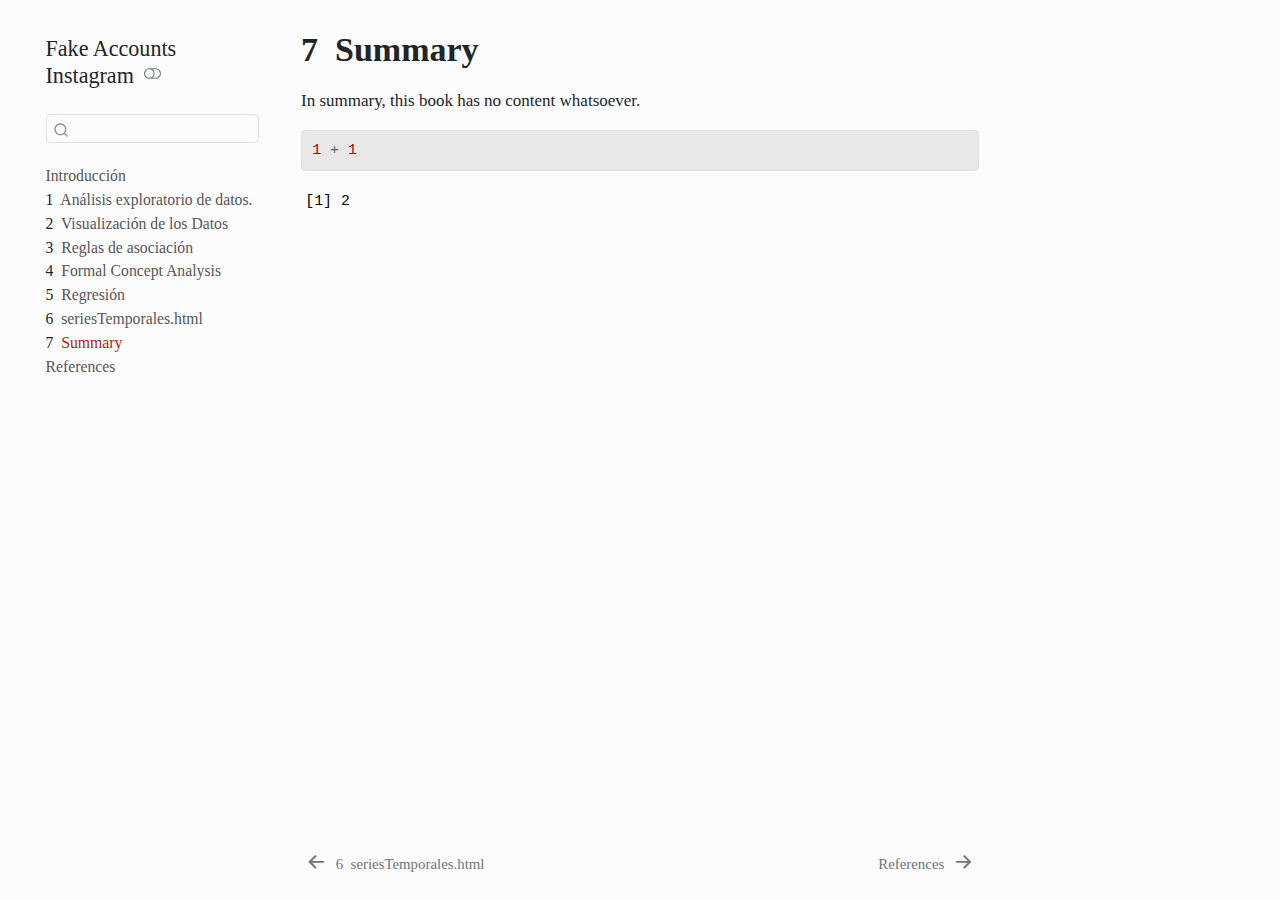
<file: _book/summary.html>
<!DOCTYPE html>
<html xmlns="http://www.w3.org/1999/xhtml" lang="en" xml:lang="en"><head>

<meta charset="utf-8">
<meta name="generator" content="quarto-1.4.553">

<meta name="viewport" content="width=device-width, initial-scale=1.0, user-scalable=yes">


<title>Fake Accounts Instagram - 7&nbsp; Summary</title>
<style>
code{white-space: pre-wrap;}
span.smallcaps{font-variant: small-caps;}
div.columns{display: flex; gap: min(4vw, 1.5em);}
div.column{flex: auto; overflow-x: auto;}
div.hanging-indent{margin-left: 1.5em; text-indent: -1.5em;}
ul.task-list{list-style: none;}
ul.task-list li input[type="checkbox"] {
  width: 0.8em;
  margin: 0 0.8em 0.2em -1em; /* quarto-specific, see https://github.com/quarto-dev/quarto-cli/issues/4556 */ 
  vertical-align: middle;
}
/* CSS for syntax highlighting */
pre > code.sourceCode { white-space: pre; position: relative; }
pre > code.sourceCode > span { line-height: 1.25; }
pre > code.sourceCode > span:empty { height: 1.2em; }
.sourceCode { overflow: visible; }
code.sourceCode > span { color: inherit; text-decoration: inherit; }
div.sourceCode { margin: 1em 0; }
pre.sourceCode { margin: 0; }
@media screen {
div.sourceCode { overflow: auto; }
}
@media print {
pre > code.sourceCode { white-space: pre-wrap; }
pre > code.sourceCode > span { text-indent: -5em; padding-left: 5em; }
}
pre.numberSource code
  { counter-reset: source-line 0; }
pre.numberSource code > span
  { position: relative; left: -4em; counter-increment: source-line; }
pre.numberSource code > span > a:first-child::before
  { content: counter(source-line);
    position: relative; left: -1em; text-align: right; vertical-align: baseline;
    border: none; display: inline-block;
    -webkit-touch-callout: none; -webkit-user-select: none;
    -khtml-user-select: none; -moz-user-select: none;
    -ms-user-select: none; user-select: none;
    padding: 0 4px; width: 4em;
  }
pre.numberSource { margin-left: 3em;  padding-left: 4px; }
div.sourceCode
  {   }
@media screen {
pre > code.sourceCode > span > a:first-child::before { text-decoration: underline; }
}
</style>


<script src="site_libs/quarto-nav/quarto-nav.js"></script>
<script src="site_libs/quarto-nav/headroom.min.js"></script>
<script src="site_libs/clipboard/clipboard.min.js"></script>
<script src="site_libs/quarto-search/autocomplete.umd.js"></script>
<script src="site_libs/quarto-search/fuse.min.js"></script>
<script src="site_libs/quarto-search/quarto-search.js"></script>
<meta name="quarto:offset" content="./">
<link href="./references.html" rel="next">
<link href="./seriesTemporales.html" rel="prev">
<script src="site_libs/quarto-html/quarto.js"></script>
<script src="site_libs/quarto-html/popper.min.js"></script>
<script src="site_libs/quarto-html/tippy.umd.min.js"></script>
<script src="site_libs/quarto-html/anchor.min.js"></script>
<link href="site_libs/quarto-html/tippy.css" rel="stylesheet">
<link href="site_libs/quarto-html/quarto-syntax-highlighting.css" rel="stylesheet" class="quarto-color-scheme" id="quarto-text-highlighting-styles">
<link href="site_libs/quarto-html/quarto-syntax-highlighting-dark.css" rel="prefetch" class="quarto-color-scheme quarto-color-alternate" id="quarto-text-highlighting-styles">
<script src="site_libs/bootstrap/bootstrap.min.js"></script>
<link href="site_libs/bootstrap/bootstrap-icons.css" rel="stylesheet">
<link href="site_libs/bootstrap/bootstrap.min.css" rel="stylesheet" class="quarto-color-scheme" id="quarto-bootstrap" data-mode="light">
<link href="site_libs/bootstrap/bootstrap-dark.min.css" rel="prefetch" class="quarto-color-scheme quarto-color-alternate" id="quarto-bootstrap" data-mode="dark">
<script id="quarto-search-options" type="application/json">{
  "location": "sidebar",
  "copy-button": false,
  "collapse-after": 3,
  "panel-placement": "start",
  "type": "textbox",
  "limit": 50,
  "keyboard-shortcut": [
    "f",
    "/",
    "s"
  ],
  "show-item-context": false,
  "language": {
    "search-no-results-text": "No results",
    "search-matching-documents-text": "matching documents",
    "search-copy-link-title": "Copy link to search",
    "search-hide-matches-text": "Hide additional matches",
    "search-more-match-text": "more match in this document",
    "search-more-matches-text": "more matches in this document",
    "search-clear-button-title": "Clear",
    "search-text-placeholder": "",
    "search-detached-cancel-button-title": "Cancel",
    "search-submit-button-title": "Submit",
    "search-label": "Search"
  }
}</script>


</head>

<body class="nav-sidebar floating">

<div id="quarto-search-results"></div>
  <header id="quarto-header" class="headroom fixed-top">
  <nav class="quarto-secondary-nav">
    <div class="container-fluid d-flex">
      <button type="button" class="quarto-btn-toggle btn" data-bs-toggle="collapse" data-bs-target=".quarto-sidebar-collapse-item" aria-controls="quarto-sidebar" aria-expanded="false" aria-label="Toggle sidebar navigation" onclick="if (window.quartoToggleHeadroom) { window.quartoToggleHeadroom(); }">
        <i class="bi bi-layout-text-sidebar-reverse"></i>
      </button>
        <nav class="quarto-page-breadcrumbs" aria-label="breadcrumb"><ol class="breadcrumb"><li class="breadcrumb-item"><a href="./summary.html"><span class="chapter-number">7</span>&nbsp; <span class="chapter-title">Summary</span></a></li></ol></nav>
        <a class="flex-grow-1" role="button" data-bs-toggle="collapse" data-bs-target=".quarto-sidebar-collapse-item" aria-controls="quarto-sidebar" aria-expanded="false" aria-label="Toggle sidebar navigation" onclick="if (window.quartoToggleHeadroom) { window.quartoToggleHeadroom(); }">      
        </a>
      <button type="button" class="btn quarto-search-button" aria-label="" onclick="window.quartoOpenSearch();">
        <i class="bi bi-search"></i>
      </button>
    </div>
  </nav>
</header>
<!-- content -->
<div id="quarto-content" class="quarto-container page-columns page-rows-contents page-layout-article">
<!-- sidebar -->
  <nav id="quarto-sidebar" class="sidebar collapse collapse-horizontal quarto-sidebar-collapse-item sidebar-navigation floating overflow-auto">
    <div class="pt-lg-2 mt-2 text-left sidebar-header">
    <div class="sidebar-title mb-0 py-0">
      <a href="./">Fake Accounts Instagram</a> 
        <div class="sidebar-tools-main">
  <a href="" class="quarto-color-scheme-toggle quarto-navigation-tool  px-1" onclick="window.quartoToggleColorScheme(); return false;" title="Toggle dark mode"><i class="bi"></i></a>
</div>
    </div>
      </div>
        <div class="mt-2 flex-shrink-0 align-items-center">
        <div class="sidebar-search">
        <div id="quarto-search" class="" title="Search"></div>
        </div>
        </div>
    <div class="sidebar-menu-container"> 
    <ul class="list-unstyled mt-1">
        <li class="sidebar-item">
  <div class="sidebar-item-container"> 
  <a href="./index.html" class="sidebar-item-text sidebar-link">
 <span class="menu-text">Introducción</span></a>
  </div>
</li>
        <li class="sidebar-item">
  <div class="sidebar-item-container"> 
  <a href="./analisisExploratorio.html" class="sidebar-item-text sidebar-link">
 <span class="menu-text"><span class="chapter-number">1</span>&nbsp; <span class="chapter-title">Análisis exploratorio de datos.</span></span></a>
  </div>
</li>
        <li class="sidebar-item">
  <div class="sidebar-item-container"> 
  <a href="./visualizacionDatos.html" class="sidebar-item-text sidebar-link">
 <span class="menu-text"><span class="chapter-number">2</span>&nbsp; <span class="chapter-title">Visualización de los Datos</span></span></a>
  </div>
</li>
        <li class="sidebar-item">
  <div class="sidebar-item-container"> 
  <a href="./reglasAsociacion.html" class="sidebar-item-text sidebar-link">
 <span class="menu-text"><span class="chapter-number">3</span>&nbsp; <span class="chapter-title">Reglas de asociación</span></span></a>
  </div>
</li>
        <li class="sidebar-item">
  <div class="sidebar-item-container"> 
  <a href="./fca.html" class="sidebar-item-text sidebar-link">
 <span class="menu-text"><span class="chapter-number">4</span>&nbsp; <span class="chapter-title">Formal Concept Analysis</span></span></a>
  </div>
</li>
        <li class="sidebar-item">
  <div class="sidebar-item-container"> 
  <a href="./regresion.html" class="sidebar-item-text sidebar-link">
 <span class="menu-text"><span class="chapter-number">5</span>&nbsp; <span class="chapter-title">Regresión</span></span></a>
  </div>
</li>
        <li class="sidebar-item">
  <div class="sidebar-item-container"> 
  <a href="./seriesTemporales.html" class="sidebar-item-text sidebar-link">
 <span class="menu-text"><span class="chapter-number">6</span>&nbsp; <span class="chapter-title">seriesTemporales.html</span></span></a>
  </div>
</li>
        <li class="sidebar-item">
  <div class="sidebar-item-container"> 
  <a href="./summary.html" class="sidebar-item-text sidebar-link active">
 <span class="menu-text"><span class="chapter-number">7</span>&nbsp; <span class="chapter-title">Summary</span></span></a>
  </div>
</li>
        <li class="sidebar-item">
  <div class="sidebar-item-container"> 
  <a href="./references.html" class="sidebar-item-text sidebar-link">
 <span class="menu-text">References</span></a>
  </div>
</li>
    </ul>
    </div>
</nav>
<div id="quarto-sidebar-glass" class="quarto-sidebar-collapse-item" data-bs-toggle="collapse" data-bs-target=".quarto-sidebar-collapse-item"></div>
<!-- margin-sidebar -->
    <div id="quarto-margin-sidebar" class="sidebar margin-sidebar">
        
    </div>
<!-- main -->
<main class="content" id="quarto-document-content">

<header id="title-block-header" class="quarto-title-block default">
<div class="quarto-title">
<h1 class="title"><span class="chapter-number">7</span>&nbsp; <span class="chapter-title">Summary</span></h1>
</div>



<div class="quarto-title-meta">

    
  
    
  </div>
  


</header>


<p>In summary, this book has no content whatsoever.</p>
<div class="cell">
<div class="sourceCode cell-code" id="cb1"><pre class="sourceCode r code-with-copy"><code class="sourceCode r"><span id="cb1-1"><a href="#cb1-1" aria-hidden="true" tabindex="-1"></a><span class="dv">1</span> <span class="sc">+</span> <span class="dv">1</span></span></code><button title="Copy to Clipboard" class="code-copy-button"><i class="bi"></i></button></pre></div>
<div class="cell-output cell-output-stdout">
<pre><code>[1] 2</code></pre>
</div>
</div>



</main> <!-- /main -->
<script id="quarto-html-after-body" type="application/javascript">
window.document.addEventListener("DOMContentLoaded", function (event) {
  const toggleBodyColorMode = (bsSheetEl) => {
    const mode = bsSheetEl.getAttribute("data-mode");
    const bodyEl = window.document.querySelector("body");
    if (mode === "dark") {
      bodyEl.classList.add("quarto-dark");
      bodyEl.classList.remove("quarto-light");
    } else {
      bodyEl.classList.add("quarto-light");
      bodyEl.classList.remove("quarto-dark");
    }
  }
  const toggleBodyColorPrimary = () => {
    const bsSheetEl = window.document.querySelector("link#quarto-bootstrap");
    if (bsSheetEl) {
      toggleBodyColorMode(bsSheetEl);
    }
  }
  toggleBodyColorPrimary();  
  const disableStylesheet = (stylesheets) => {
    for (let i=0; i < stylesheets.length; i++) {
      const stylesheet = stylesheets[i];
      stylesheet.rel = 'prefetch';
    }
  }
  const enableStylesheet = (stylesheets) => {
    for (let i=0; i < stylesheets.length; i++) {
      const stylesheet = stylesheets[i];
      stylesheet.rel = 'stylesheet';
    }
  }
  const manageTransitions = (selector, allowTransitions) => {
    const els = window.document.querySelectorAll(selector);
    for (let i=0; i < els.length; i++) {
      const el = els[i];
      if (allowTransitions) {
        el.classList.remove('notransition');
      } else {
        el.classList.add('notransition');
      }
    }
  }
  const toggleGiscusIfUsed = (isAlternate, darkModeDefault) => {
    const baseTheme = document.querySelector('#giscus-base-theme')?.value ?? 'light';
    const alternateTheme = document.querySelector('#giscus-alt-theme')?.value ?? 'dark';
    let newTheme = '';
    if(darkModeDefault) {
      newTheme = isAlternate ? baseTheme : alternateTheme;
    } else {
      newTheme = isAlternate ? alternateTheme : baseTheme;
    }
    const changeGiscusTheme = () => {
      // From: https://github.com/giscus/giscus/issues/336
      const sendMessage = (message) => {
        const iframe = document.querySelector('iframe.giscus-frame');
        if (!iframe) return;
        iframe.contentWindow.postMessage({ giscus: message }, 'https://giscus.app');
      }
      sendMessage({
        setConfig: {
          theme: newTheme
        }
      });
    }
    const isGiscussLoaded = window.document.querySelector('iframe.giscus-frame') !== null;
    if (isGiscussLoaded) {
      changeGiscusTheme();
    }
  }
  const toggleColorMode = (alternate) => {
    // Switch the stylesheets
    const alternateStylesheets = window.document.querySelectorAll('link.quarto-color-scheme.quarto-color-alternate');
    manageTransitions('#quarto-margin-sidebar .nav-link', false);
    if (alternate) {
      enableStylesheet(alternateStylesheets);
      for (const sheetNode of alternateStylesheets) {
        if (sheetNode.id === "quarto-bootstrap") {
          toggleBodyColorMode(sheetNode);
        }
      }
    } else {
      disableStylesheet(alternateStylesheets);
      toggleBodyColorPrimary();
    }
    manageTransitions('#quarto-margin-sidebar .nav-link', true);
    // Switch the toggles
    const toggles = window.document.querySelectorAll('.quarto-color-scheme-toggle');
    for (let i=0; i < toggles.length; i++) {
      const toggle = toggles[i];
      if (toggle) {
        if (alternate) {
          toggle.classList.add("alternate");     
        } else {
          toggle.classList.remove("alternate");
        }
      }
    }
    // Hack to workaround the fact that safari doesn't
    // properly recolor the scrollbar when toggling (#1455)
    if (navigator.userAgent.indexOf('Safari') > 0 && navigator.userAgent.indexOf('Chrome') == -1) {
      manageTransitions("body", false);
      window.scrollTo(0, 1);
      setTimeout(() => {
        window.scrollTo(0, 0);
        manageTransitions("body", true);
      }, 40);  
    }
  }
  const isFileUrl = () => { 
    return window.location.protocol === 'file:';
  }
  const hasAlternateSentinel = () => {  
    let styleSentinel = getColorSchemeSentinel();
    if (styleSentinel !== null) {
      return styleSentinel === "alternate";
    } else {
      return false;
    }
  }
  const setStyleSentinel = (alternate) => {
    const value = alternate ? "alternate" : "default";
    if (!isFileUrl()) {
      window.localStorage.setItem("quarto-color-scheme", value);
    } else {
      localAlternateSentinel = value;
    }
  }
  const getColorSchemeSentinel = () => {
    if (!isFileUrl()) {
      const storageValue = window.localStorage.getItem("quarto-color-scheme");
      return storageValue != null ? storageValue : localAlternateSentinel;
    } else {
      return localAlternateSentinel;
    }
  }
  const darkModeDefault = false;
  let localAlternateSentinel = darkModeDefault ? 'alternate' : 'default';
  // Dark / light mode switch
  window.quartoToggleColorScheme = () => {
    // Read the current dark / light value 
    let toAlternate = !hasAlternateSentinel();
    toggleColorMode(toAlternate);
    setStyleSentinel(toAlternate);
    toggleGiscusIfUsed(toAlternate, darkModeDefault);
  };
  // Ensure there is a toggle, if there isn't float one in the top right
  if (window.document.querySelector('.quarto-color-scheme-toggle') === null) {
    const a = window.document.createElement('a');
    a.classList.add('top-right');
    a.classList.add('quarto-color-scheme-toggle');
    a.href = "";
    a.onclick = function() { try { window.quartoToggleColorScheme(); } catch {} return false; };
    const i = window.document.createElement("i");
    i.classList.add('bi');
    a.appendChild(i);
    window.document.body.appendChild(a);
  }
  // Switch to dark mode if need be
  if (hasAlternateSentinel()) {
    toggleColorMode(true);
  } else {
    toggleColorMode(false);
  }
  const icon = "";
  const anchorJS = new window.AnchorJS();
  anchorJS.options = {
    placement: 'right',
    icon: icon
  };
  anchorJS.add('.anchored');
  const isCodeAnnotation = (el) => {
    for (const clz of el.classList) {
      if (clz.startsWith('code-annotation-')) {                     
        return true;
      }
    }
    return false;
  }
  const clipboard = new window.ClipboardJS('.code-copy-button', {
    text: function(trigger) {
      const codeEl = trigger.previousElementSibling.cloneNode(true);
      for (const childEl of codeEl.children) {
        if (isCodeAnnotation(childEl)) {
          childEl.remove();
        }
      }
      return codeEl.innerText;
    }
  });
  clipboard.on('success', function(e) {
    // button target
    const button = e.trigger;
    // don't keep focus
    button.blur();
    // flash "checked"
    button.classList.add('code-copy-button-checked');
    var currentTitle = button.getAttribute("title");
    button.setAttribute("title", "Copied!");
    let tooltip;
    if (window.bootstrap) {
      button.setAttribute("data-bs-toggle", "tooltip");
      button.setAttribute("data-bs-placement", "left");
      button.setAttribute("data-bs-title", "Copied!");
      tooltip = new bootstrap.Tooltip(button, 
        { trigger: "manual", 
          customClass: "code-copy-button-tooltip",
          offset: [0, -8]});
      tooltip.show();    
    }
    setTimeout(function() {
      if (tooltip) {
        tooltip.hide();
        button.removeAttribute("data-bs-title");
        button.removeAttribute("data-bs-toggle");
        button.removeAttribute("data-bs-placement");
      }
      button.setAttribute("title", currentTitle);
      button.classList.remove('code-copy-button-checked');
    }, 1000);
    // clear code selection
    e.clearSelection();
  });
    var localhostRegex = new RegExp(/^(?:http|https):\/\/localhost\:?[0-9]*\//);
    var mailtoRegex = new RegExp(/^mailto:/);
      var filterRegex = new RegExp('/' + window.location.host + '/');
    var isInternal = (href) => {
        return filterRegex.test(href) || localhostRegex.test(href) || mailtoRegex.test(href);
    }
    // Inspect non-navigation links and adorn them if external
 	var links = window.document.querySelectorAll('a[href]:not(.nav-link):not(.navbar-brand):not(.toc-action):not(.sidebar-link):not(.sidebar-item-toggle):not(.pagination-link):not(.no-external):not([aria-hidden]):not(.dropdown-item):not(.quarto-navigation-tool)');
    for (var i=0; i<links.length; i++) {
      const link = links[i];
      if (!isInternal(link.href)) {
        // undo the damage that might have been done by quarto-nav.js in the case of
        // links that we want to consider external
        if (link.dataset.originalHref !== undefined) {
          link.href = link.dataset.originalHref;
        }
      }
    }
  function tippyHover(el, contentFn, onTriggerFn, onUntriggerFn) {
    const config = {
      allowHTML: true,
      maxWidth: 500,
      delay: 100,
      arrow: false,
      appendTo: function(el) {
          return el.parentElement;
      },
      interactive: true,
      interactiveBorder: 10,
      theme: 'quarto',
      placement: 'bottom-start',
    };
    if (contentFn) {
      config.content = contentFn;
    }
    if (onTriggerFn) {
      config.onTrigger = onTriggerFn;
    }
    if (onUntriggerFn) {
      config.onUntrigger = onUntriggerFn;
    }
    window.tippy(el, config); 
  }
  const noterefs = window.document.querySelectorAll('a[role="doc-noteref"]');
  for (var i=0; i<noterefs.length; i++) {
    const ref = noterefs[i];
    tippyHover(ref, function() {
      // use id or data attribute instead here
      let href = ref.getAttribute('data-footnote-href') || ref.getAttribute('href');
      try { href = new URL(href).hash; } catch {}
      const id = href.replace(/^#\/?/, "");
      const note = window.document.getElementById(id);
      if (note) {
        return note.innerHTML;
      } else {
        return "";
      }
    });
  }
  const xrefs = window.document.querySelectorAll('a.quarto-xref');
  const processXRef = (id, note) => {
    // Strip column container classes
    const stripColumnClz = (el) => {
      el.classList.remove("page-full", "page-columns");
      if (el.children) {
        for (const child of el.children) {
          stripColumnClz(child);
        }
      }
    }
    stripColumnClz(note)
    if (id === null || id.startsWith('sec-')) {
      // Special case sections, only their first couple elements
      const container = document.createElement("div");
      if (note.children && note.children.length > 2) {
        container.appendChild(note.children[0].cloneNode(true));
        for (let i = 1; i < note.children.length; i++) {
          const child = note.children[i];
          if (child.tagName === "P" && child.innerText === "") {
            continue;
          } else {
            container.appendChild(child.cloneNode(true));
            break;
          }
        }
        if (window.Quarto?.typesetMath) {
          window.Quarto.typesetMath(container);
        }
        return container.innerHTML
      } else {
        if (window.Quarto?.typesetMath) {
          window.Quarto.typesetMath(note);
        }
        return note.innerHTML;
      }
    } else {
      // Remove any anchor links if they are present
      const anchorLink = note.querySelector('a.anchorjs-link');
      if (anchorLink) {
        anchorLink.remove();
      }
      if (window.Quarto?.typesetMath) {
        window.Quarto.typesetMath(note);
      }
      // TODO in 1.5, we should make sure this works without a callout special case
      if (note.classList.contains("callout")) {
        return note.outerHTML;
      } else {
        return note.innerHTML;
      }
    }
  }
  for (var i=0; i<xrefs.length; i++) {
    const xref = xrefs[i];
    tippyHover(xref, undefined, function(instance) {
      instance.disable();
      let url = xref.getAttribute('href');
      let hash = undefined; 
      if (url.startsWith('#')) {
        hash = url;
      } else {
        try { hash = new URL(url).hash; } catch {}
      }
      if (hash) {
        const id = hash.replace(/^#\/?/, "");
        const note = window.document.getElementById(id);
        if (note !== null) {
          try {
            const html = processXRef(id, note.cloneNode(true));
            instance.setContent(html);
          } finally {
            instance.enable();
            instance.show();
          }
        } else {
          // See if we can fetch this
          fetch(url.split('#')[0])
          .then(res => res.text())
          .then(html => {
            const parser = new DOMParser();
            const htmlDoc = parser.parseFromString(html, "text/html");
            const note = htmlDoc.getElementById(id);
            if (note !== null) {
              const html = processXRef(id, note);
              instance.setContent(html);
            } 
          }).finally(() => {
            instance.enable();
            instance.show();
          });
        }
      } else {
        // See if we can fetch a full url (with no hash to target)
        // This is a special case and we should probably do some content thinning / targeting
        fetch(url)
        .then(res => res.text())
        .then(html => {
          const parser = new DOMParser();
          const htmlDoc = parser.parseFromString(html, "text/html");
          const note = htmlDoc.querySelector('main.content');
          if (note !== null) {
            // This should only happen for chapter cross references
            // (since there is no id in the URL)
            // remove the first header
            if (note.children.length > 0 && note.children[0].tagName === "HEADER") {
              note.children[0].remove();
            }
            const html = processXRef(null, note);
            instance.setContent(html);
          } 
        }).finally(() => {
          instance.enable();
          instance.show();
        });
      }
    }, function(instance) {
    });
  }
      let selectedAnnoteEl;
      const selectorForAnnotation = ( cell, annotation) => {
        let cellAttr = 'data-code-cell="' + cell + '"';
        let lineAttr = 'data-code-annotation="' +  annotation + '"';
        const selector = 'span[' + cellAttr + '][' + lineAttr + ']';
        return selector;
      }
      const selectCodeLines = (annoteEl) => {
        const doc = window.document;
        const targetCell = annoteEl.getAttribute("data-target-cell");
        const targetAnnotation = annoteEl.getAttribute("data-target-annotation");
        const annoteSpan = window.document.querySelector(selectorForAnnotation(targetCell, targetAnnotation));
        const lines = annoteSpan.getAttribute("data-code-lines").split(",");
        const lineIds = lines.map((line) => {
          return targetCell + "-" + line;
        })
        let top = null;
        let height = null;
        let parent = null;
        if (lineIds.length > 0) {
            //compute the position of the single el (top and bottom and make a div)
            const el = window.document.getElementById(lineIds[0]);
            top = el.offsetTop;
            height = el.offsetHeight;
            parent = el.parentElement.parentElement;
          if (lineIds.length > 1) {
            const lastEl = window.document.getElementById(lineIds[lineIds.length - 1]);
            const bottom = lastEl.offsetTop + lastEl.offsetHeight;
            height = bottom - top;
          }
          if (top !== null && height !== null && parent !== null) {
            // cook up a div (if necessary) and position it 
            let div = window.document.getElementById("code-annotation-line-highlight");
            if (div === null) {
              div = window.document.createElement("div");
              div.setAttribute("id", "code-annotation-line-highlight");
              div.style.position = 'absolute';
              parent.appendChild(div);
            }
            div.style.top = top - 2 + "px";
            div.style.height = height + 4 + "px";
            div.style.left = 0;
            let gutterDiv = window.document.getElementById("code-annotation-line-highlight-gutter");
            if (gutterDiv === null) {
              gutterDiv = window.document.createElement("div");
              gutterDiv.setAttribute("id", "code-annotation-line-highlight-gutter");
              gutterDiv.style.position = 'absolute';
              const codeCell = window.document.getElementById(targetCell);
              const gutter = codeCell.querySelector('.code-annotation-gutter');
              gutter.appendChild(gutterDiv);
            }
            gutterDiv.style.top = top - 2 + "px";
            gutterDiv.style.height = height + 4 + "px";
          }
          selectedAnnoteEl = annoteEl;
        }
      };
      const unselectCodeLines = () => {
        const elementsIds = ["code-annotation-line-highlight", "code-annotation-line-highlight-gutter"];
        elementsIds.forEach((elId) => {
          const div = window.document.getElementById(elId);
          if (div) {
            div.remove();
          }
        });
        selectedAnnoteEl = undefined;
      };
        // Handle positioning of the toggle
    window.addEventListener(
      "resize",
      throttle(() => {
        elRect = undefined;
        if (selectedAnnoteEl) {
          selectCodeLines(selectedAnnoteEl);
        }
      }, 10)
    );
    function throttle(fn, ms) {
    let throttle = false;
    let timer;
      return (...args) => {
        if(!throttle) { // first call gets through
            fn.apply(this, args);
            throttle = true;
        } else { // all the others get throttled
            if(timer) clearTimeout(timer); // cancel #2
            timer = setTimeout(() => {
              fn.apply(this, args);
              timer = throttle = false;
            }, ms);
        }
      };
    }
      // Attach click handler to the DT
      const annoteDls = window.document.querySelectorAll('dt[data-target-cell]');
      for (const annoteDlNode of annoteDls) {
        annoteDlNode.addEventListener('click', (event) => {
          const clickedEl = event.target;
          if (clickedEl !== selectedAnnoteEl) {
            unselectCodeLines();
            const activeEl = window.document.querySelector('dt[data-target-cell].code-annotation-active');
            if (activeEl) {
              activeEl.classList.remove('code-annotation-active');
            }
            selectCodeLines(clickedEl);
            clickedEl.classList.add('code-annotation-active');
          } else {
            // Unselect the line
            unselectCodeLines();
            clickedEl.classList.remove('code-annotation-active');
          }
        });
      }
  const findCites = (el) => {
    const parentEl = el.parentElement;
    if (parentEl) {
      const cites = parentEl.dataset.cites;
      if (cites) {
        return {
          el,
          cites: cites.split(' ')
        };
      } else {
        return findCites(el.parentElement)
      }
    } else {
      return undefined;
    }
  };
  var bibliorefs = window.document.querySelectorAll('a[role="doc-biblioref"]');
  for (var i=0; i<bibliorefs.length; i++) {
    const ref = bibliorefs[i];
    const citeInfo = findCites(ref);
    if (citeInfo) {
      tippyHover(citeInfo.el, function() {
        var popup = window.document.createElement('div');
        citeInfo.cites.forEach(function(cite) {
          var citeDiv = window.document.createElement('div');
          citeDiv.classList.add('hanging-indent');
          citeDiv.classList.add('csl-entry');
          var biblioDiv = window.document.getElementById('ref-' + cite);
          if (biblioDiv) {
            citeDiv.innerHTML = biblioDiv.innerHTML;
          }
          popup.appendChild(citeDiv);
        });
        return popup.innerHTML;
      });
    }
  }
});
</script>
<nav class="page-navigation">
  <div class="nav-page nav-page-previous">
      <a href="./seriesTemporales.html" class="pagination-link" aria-label="seriesTemporales.html">
        <i class="bi bi-arrow-left-short"></i> <span class="nav-page-text"><span class="chapter-number">6</span>&nbsp; <span class="chapter-title">seriesTemporales.html</span></span>
      </a>          
  </div>
  <div class="nav-page nav-page-next">
      <a href="./references.html" class="pagination-link" aria-label="References">
        <span class="nav-page-text">References</span> <i class="bi bi-arrow-right-short"></i>
      </a>
  </div>
</nav>
</div> <!-- /content -->




</body></html>
</file>
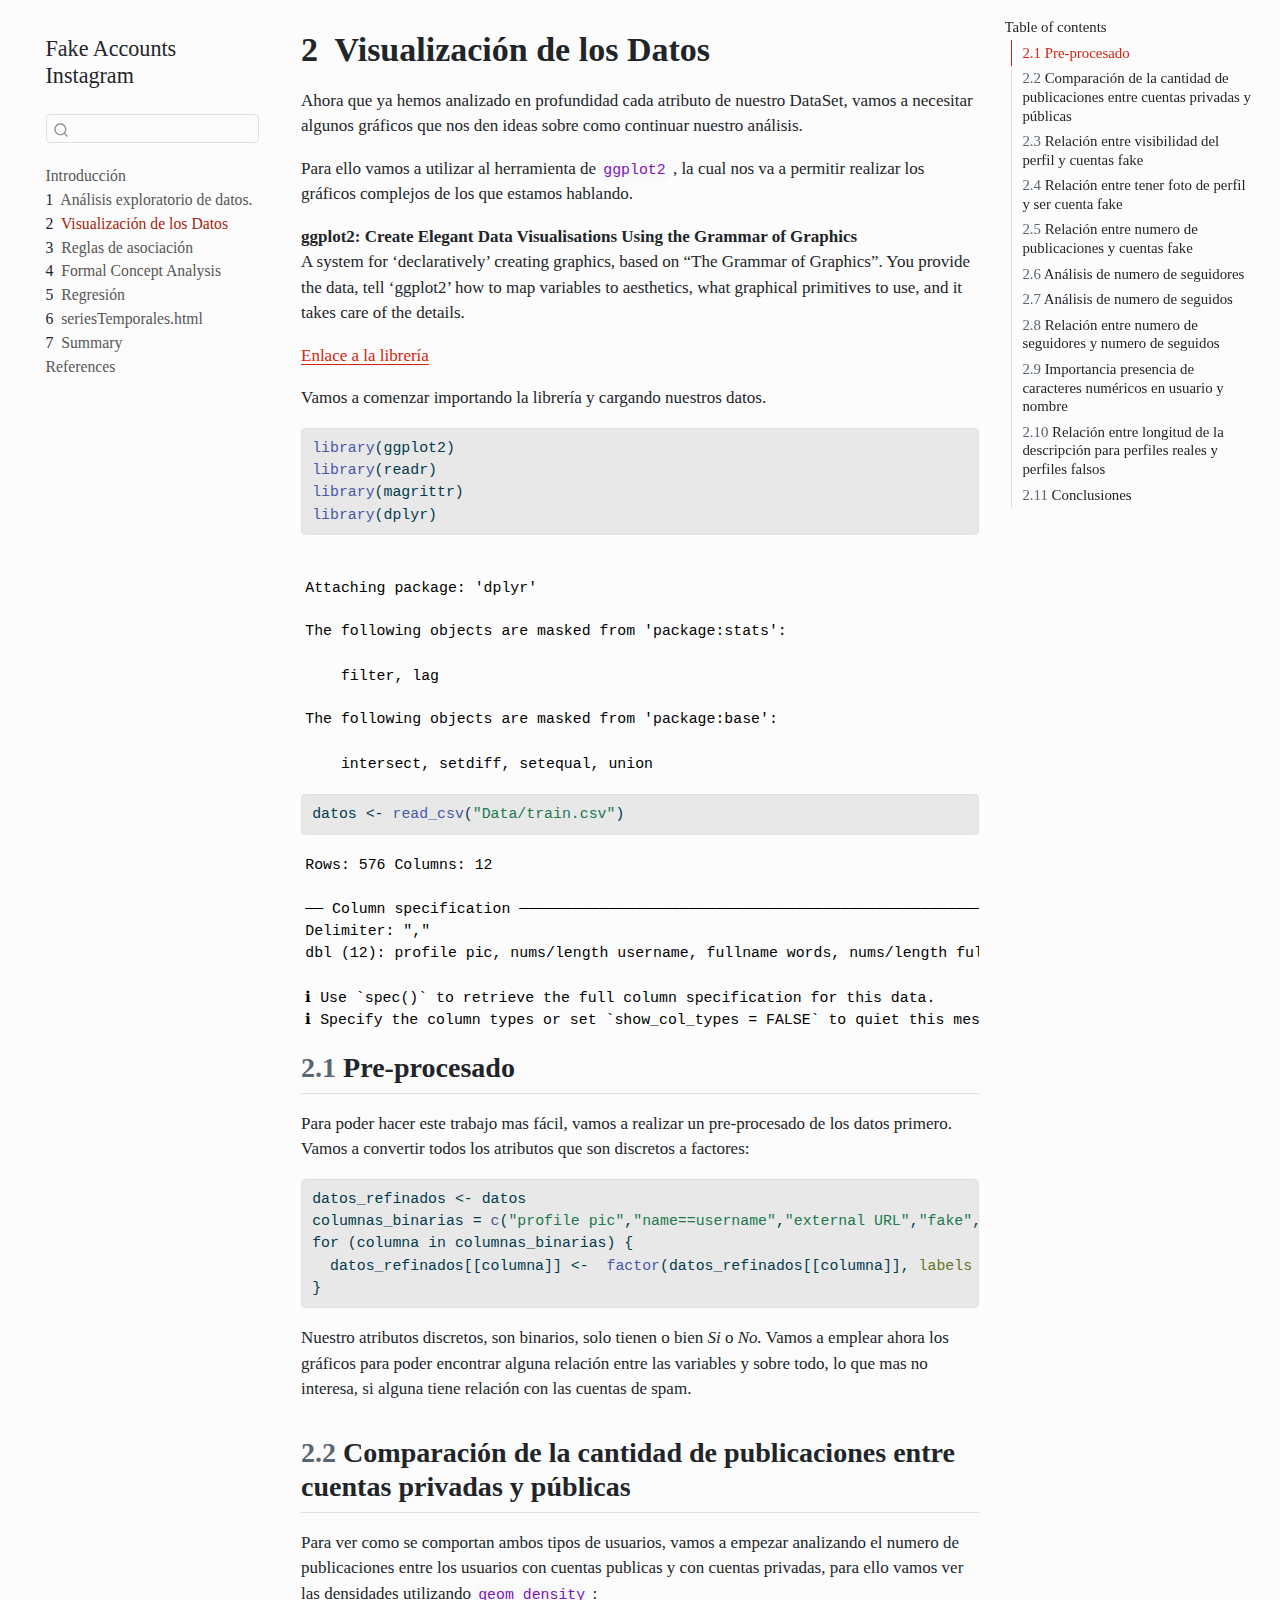
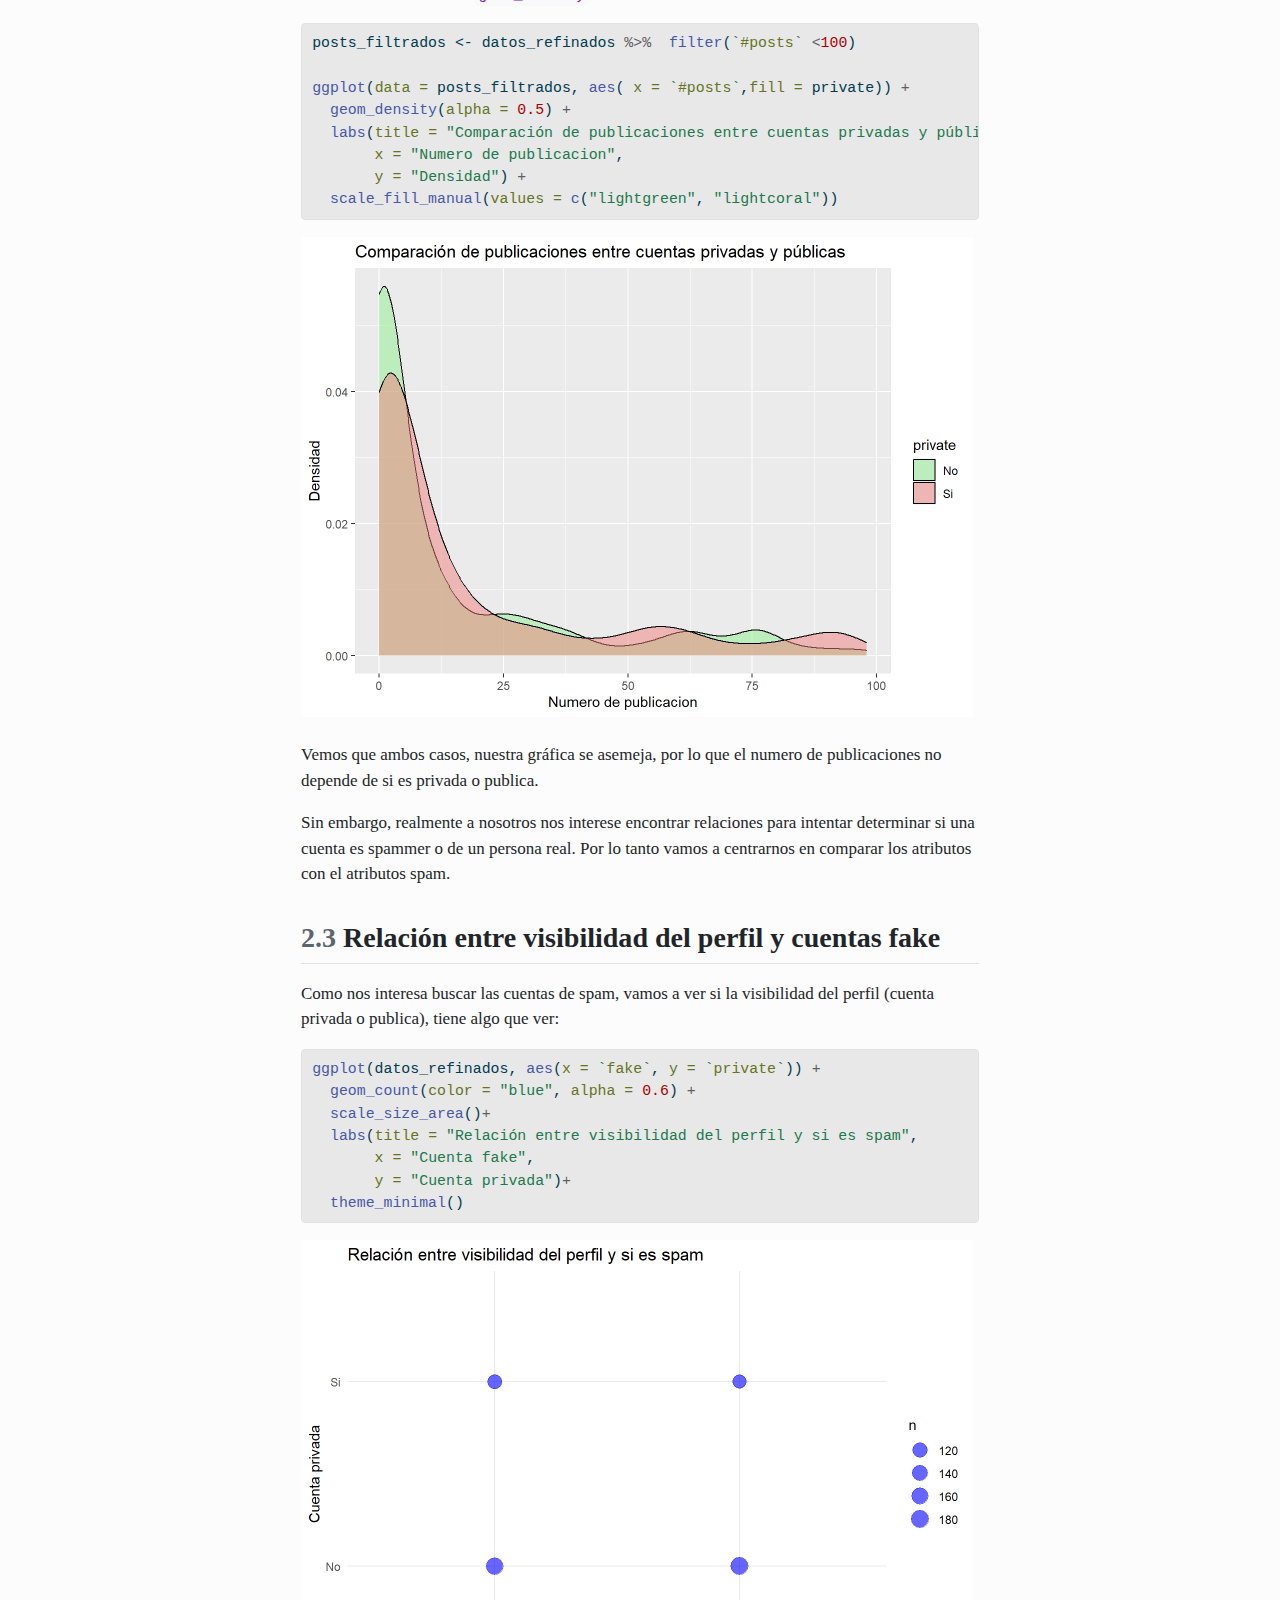
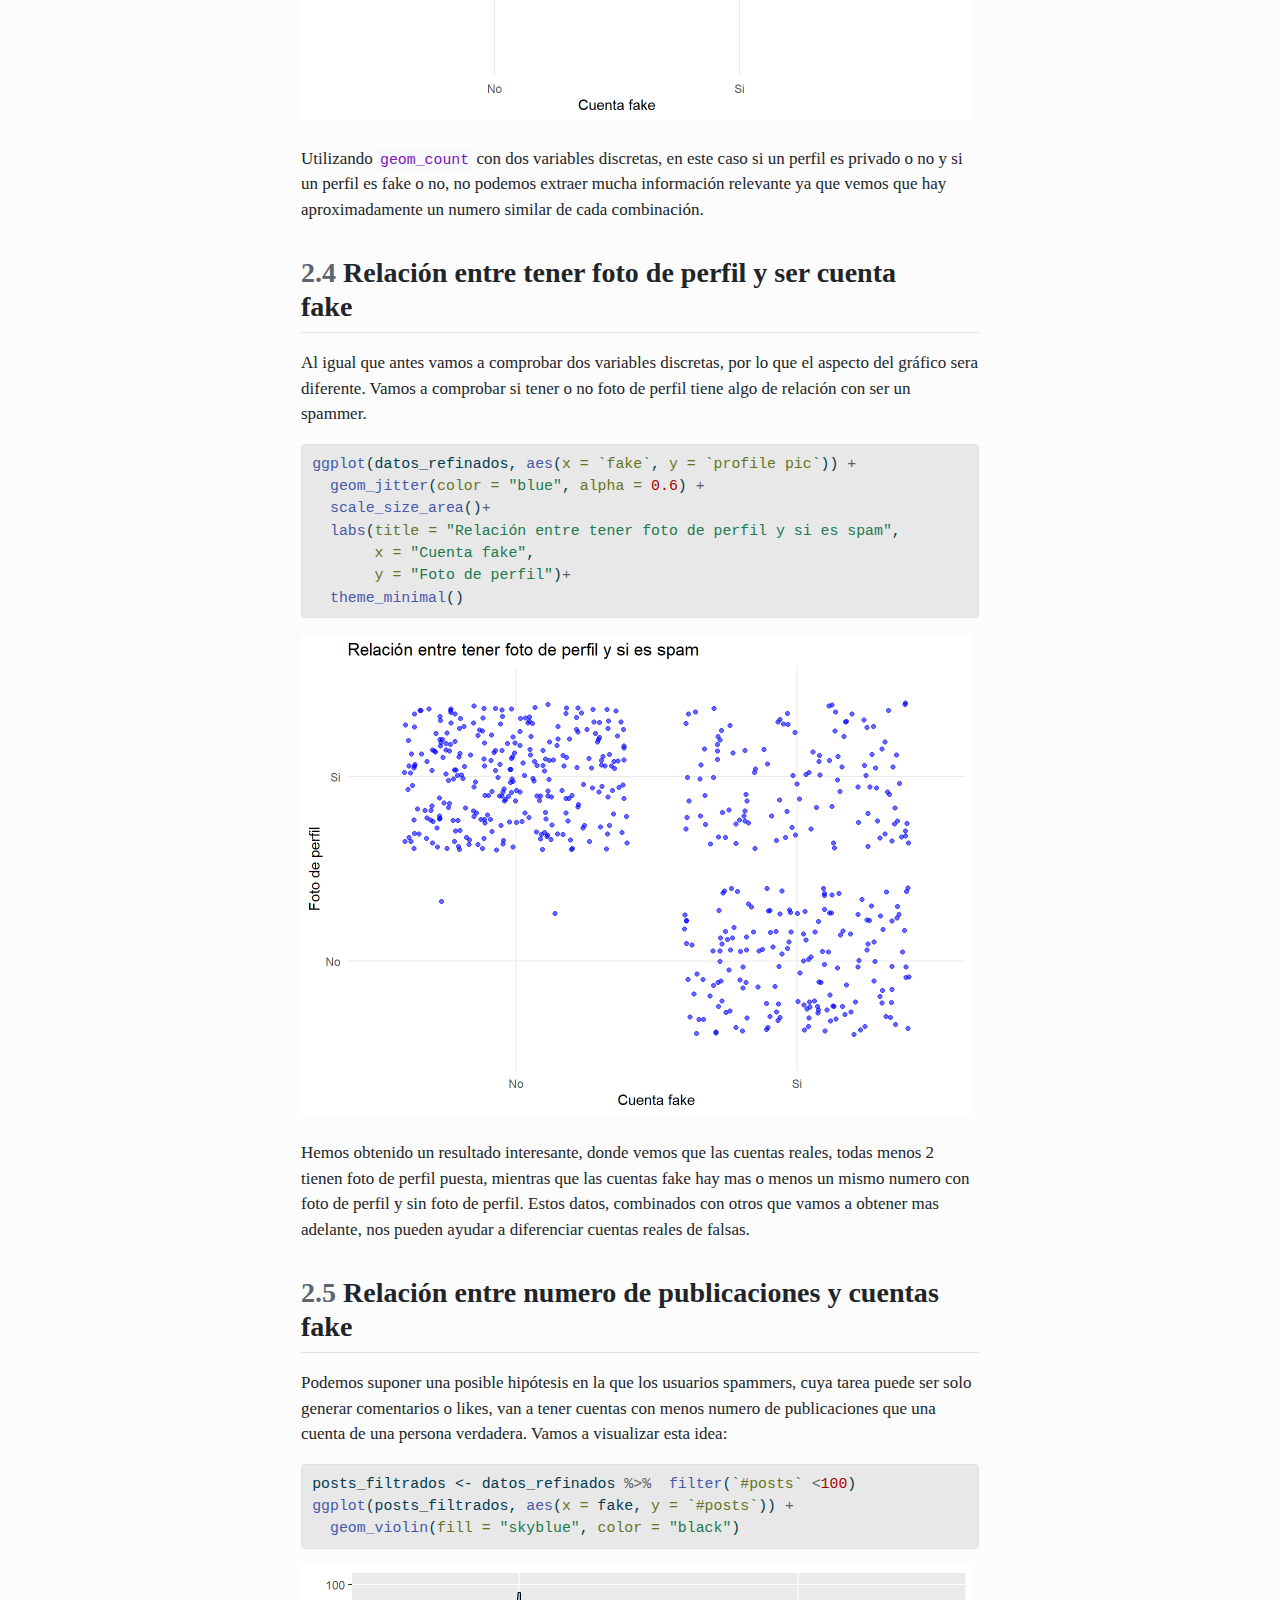
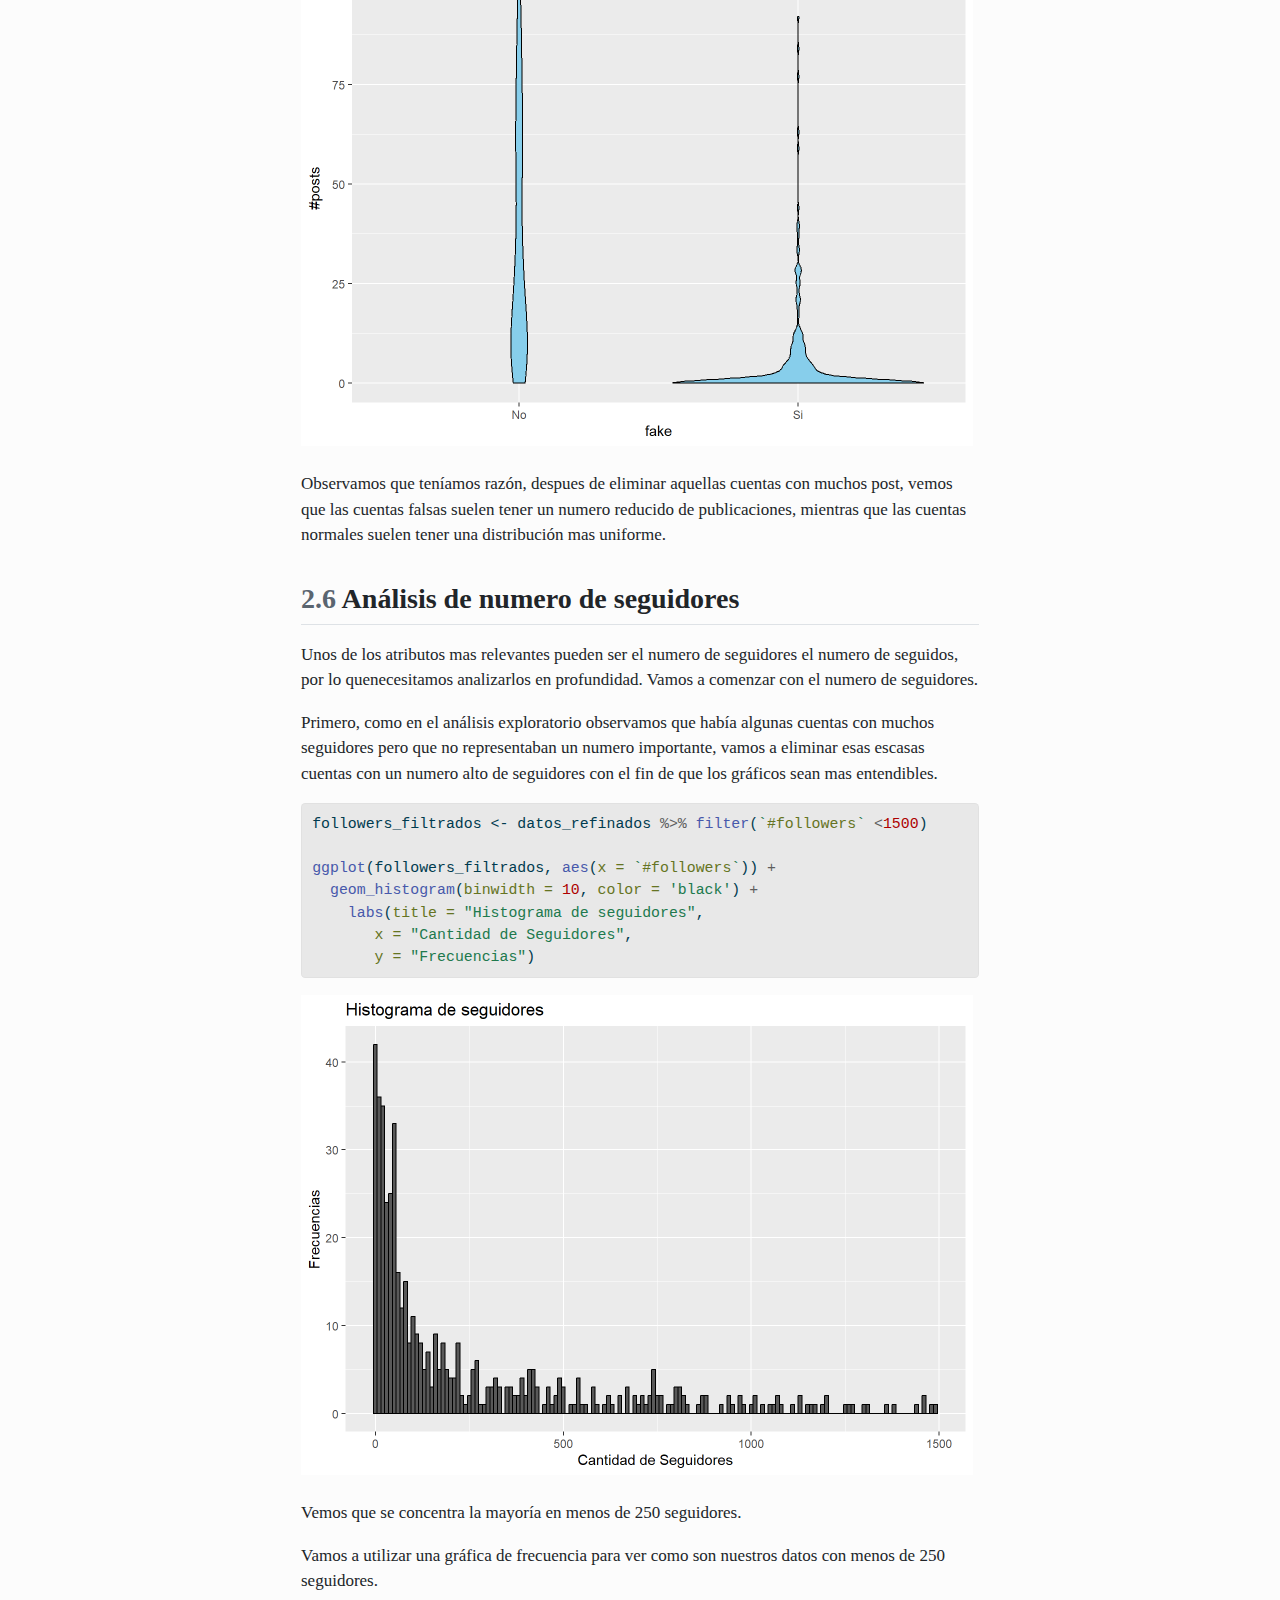
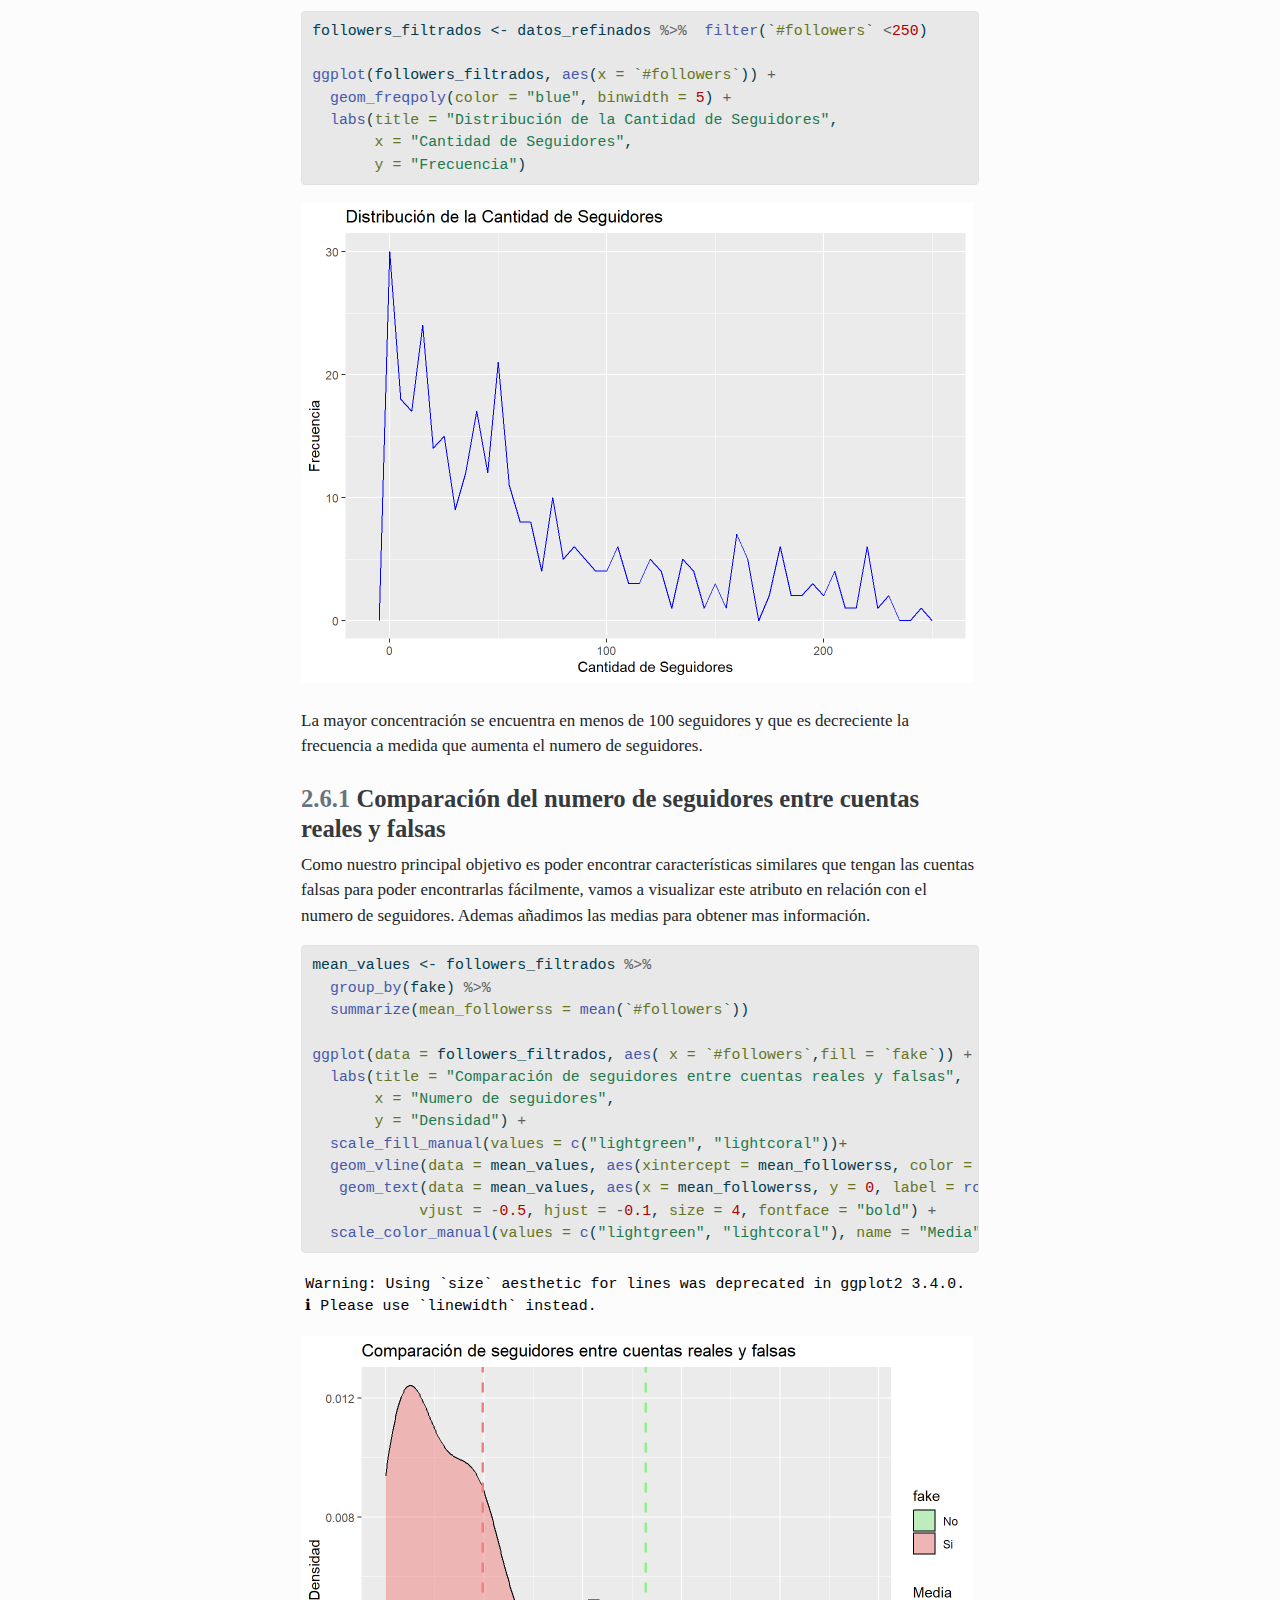
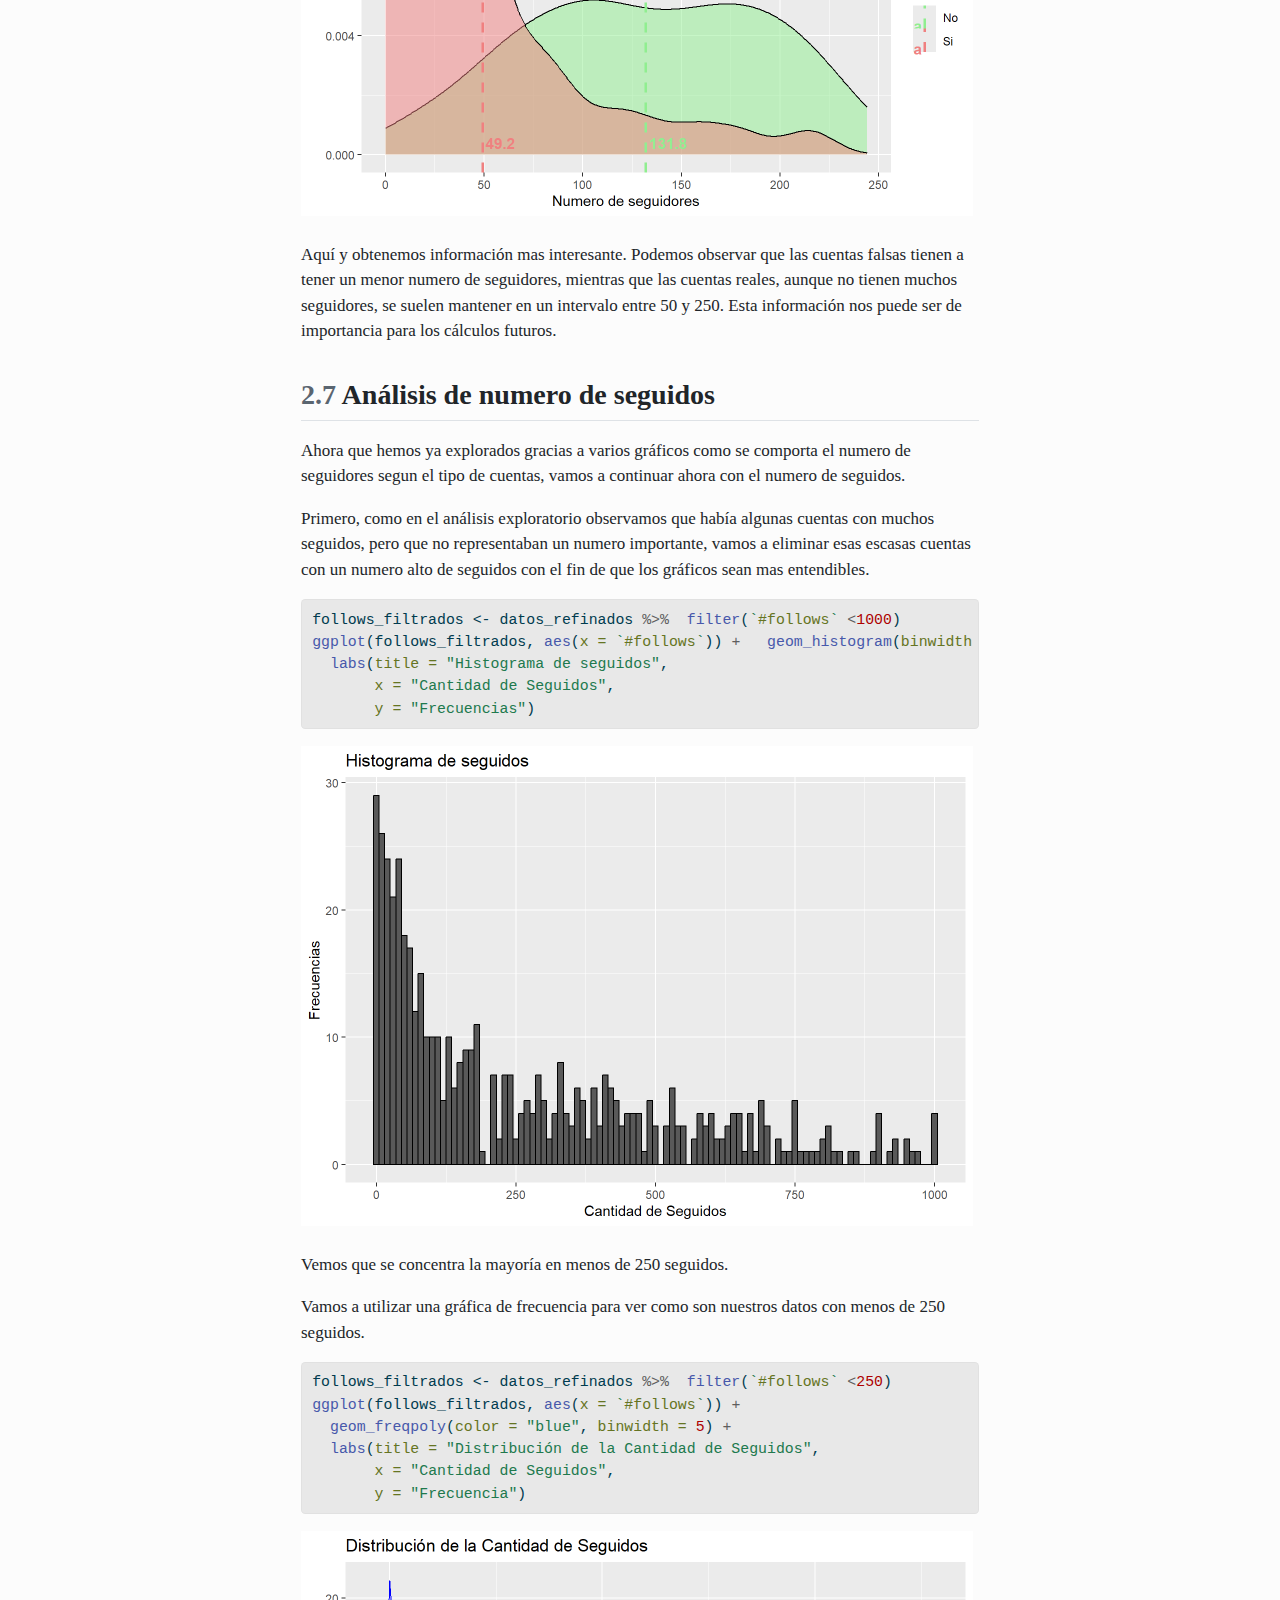
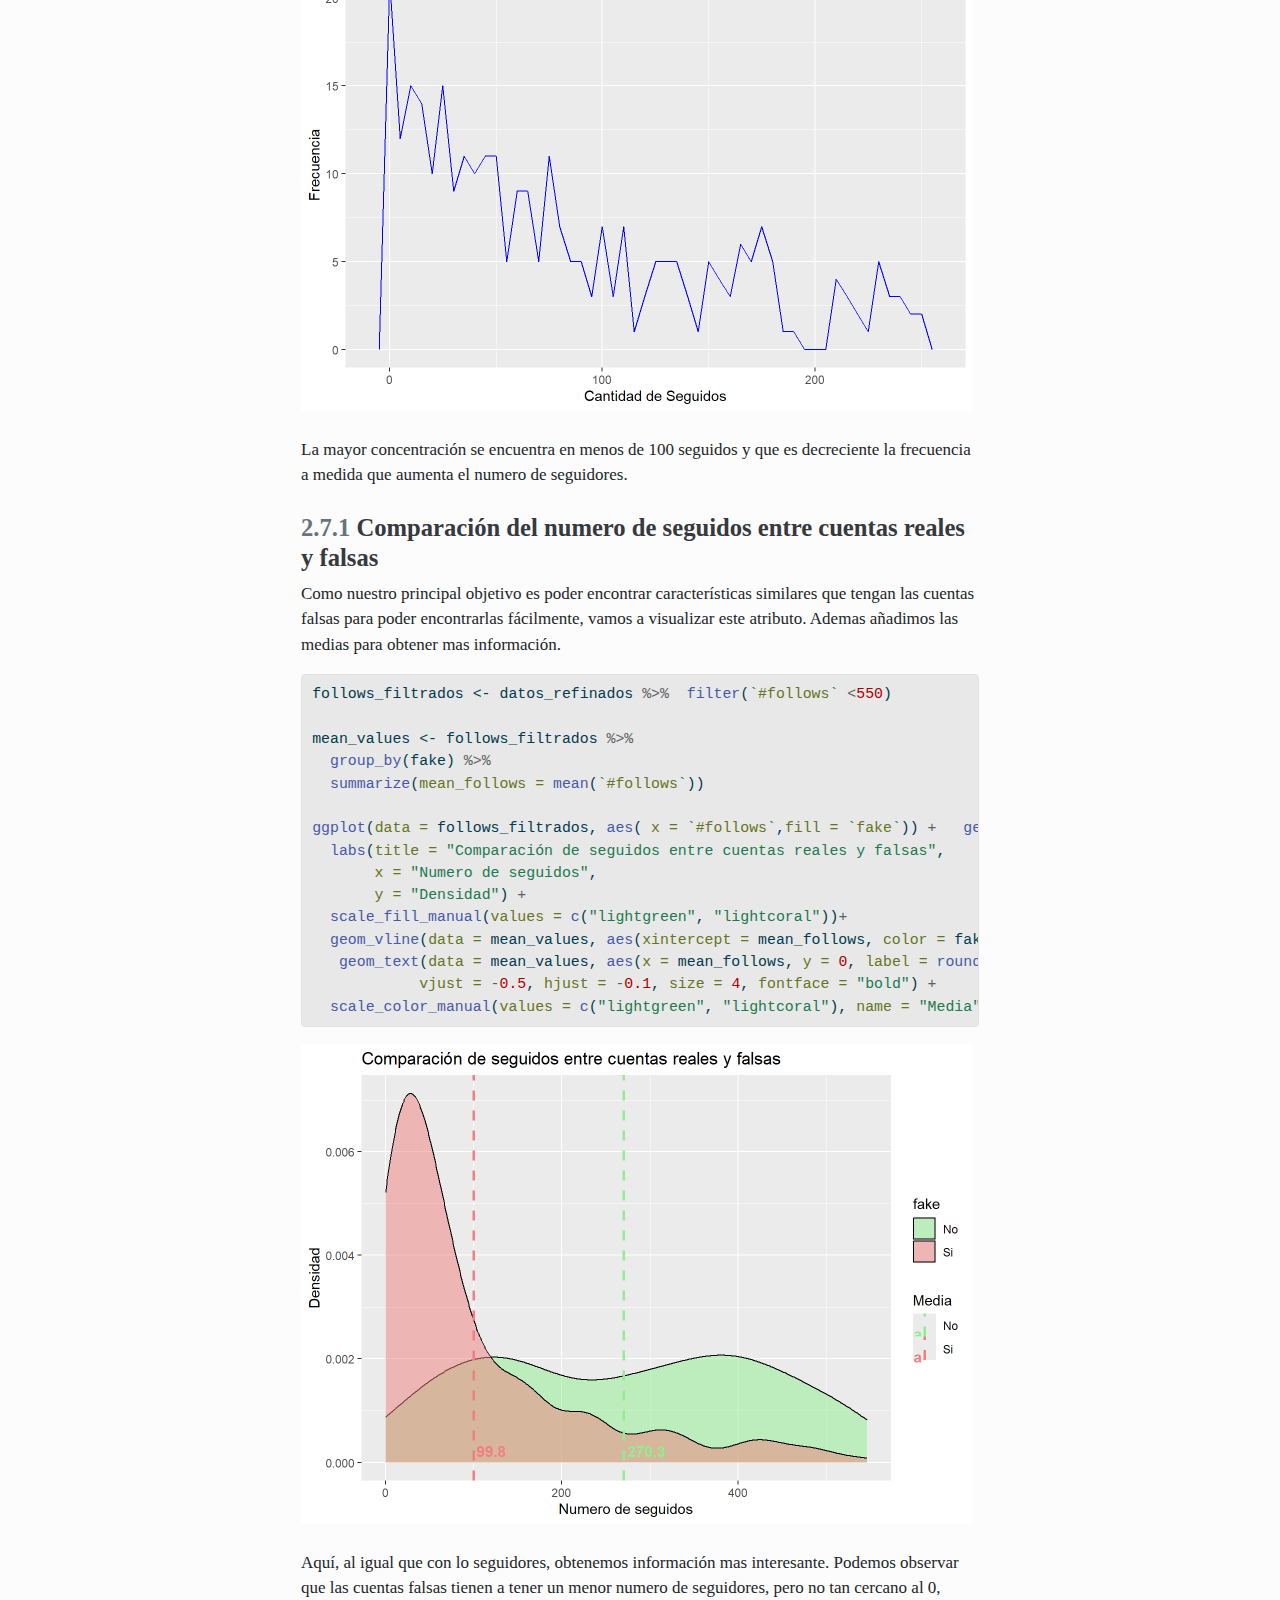
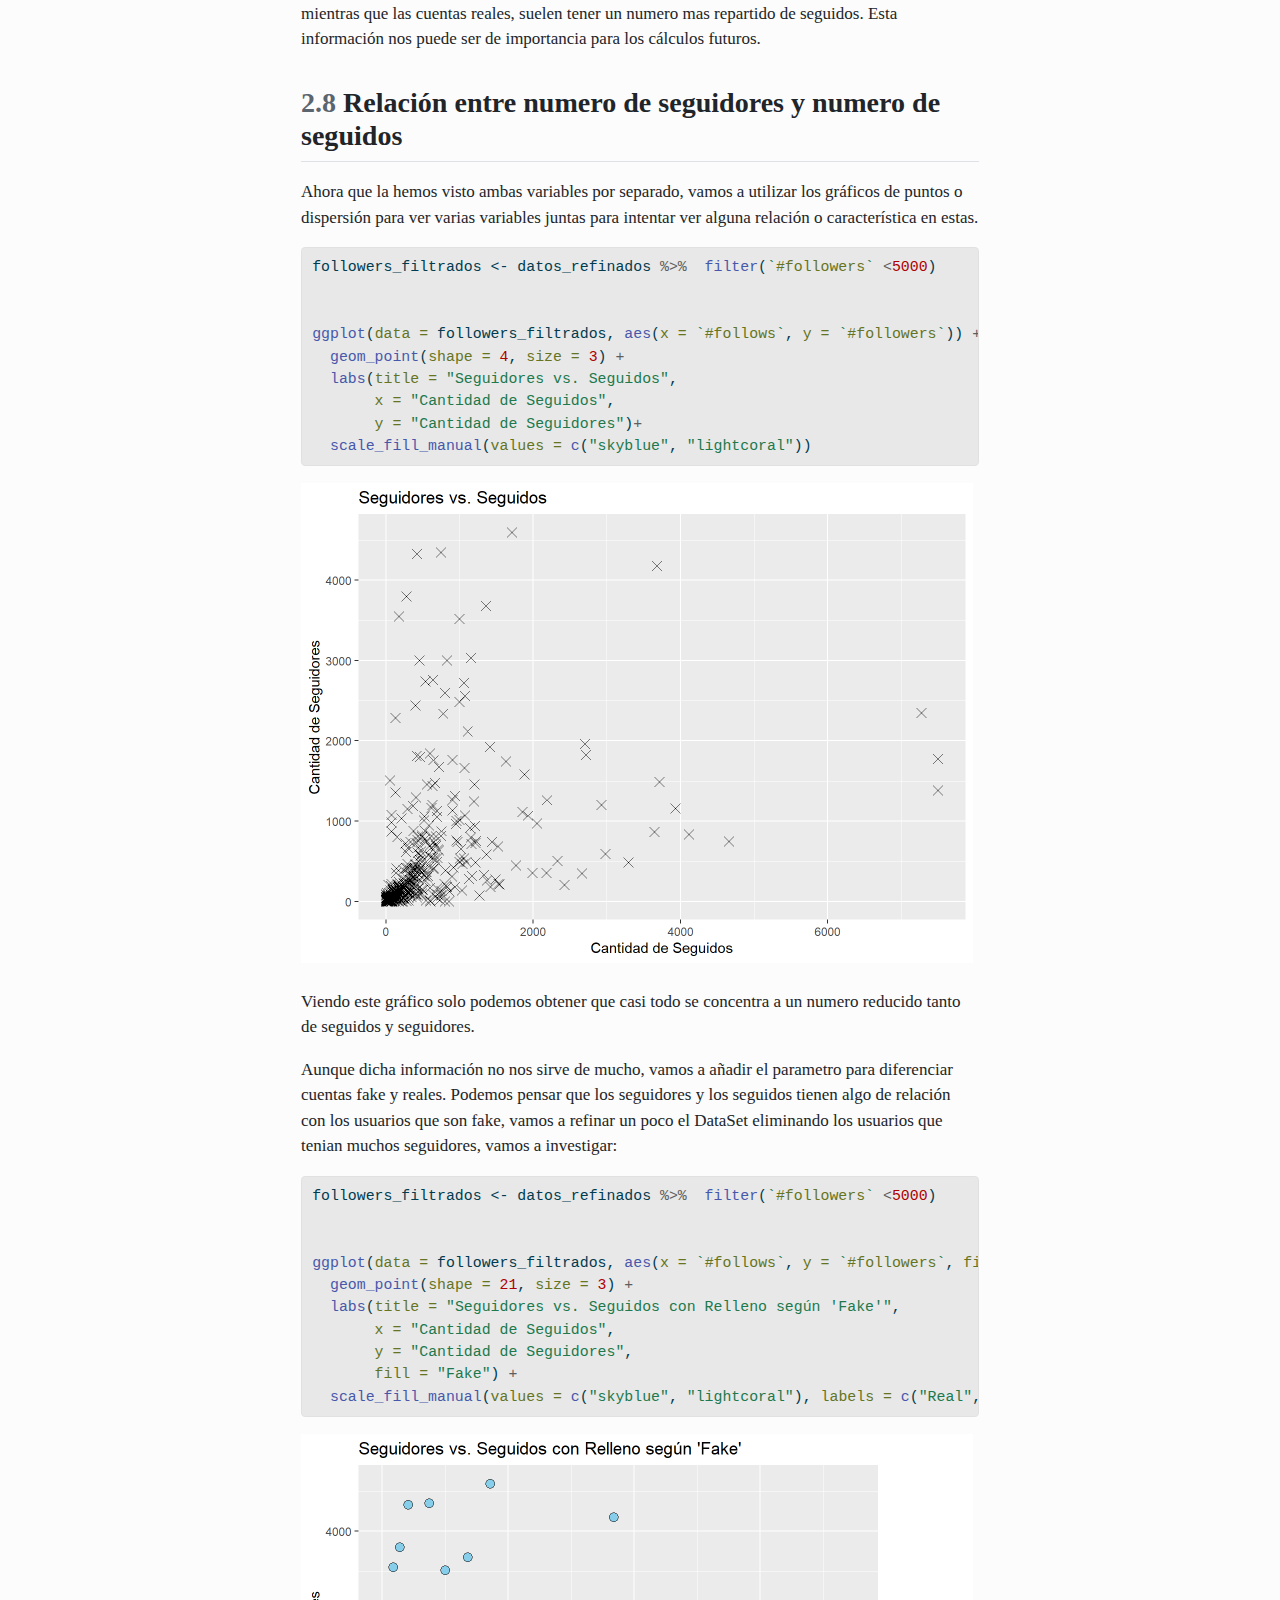
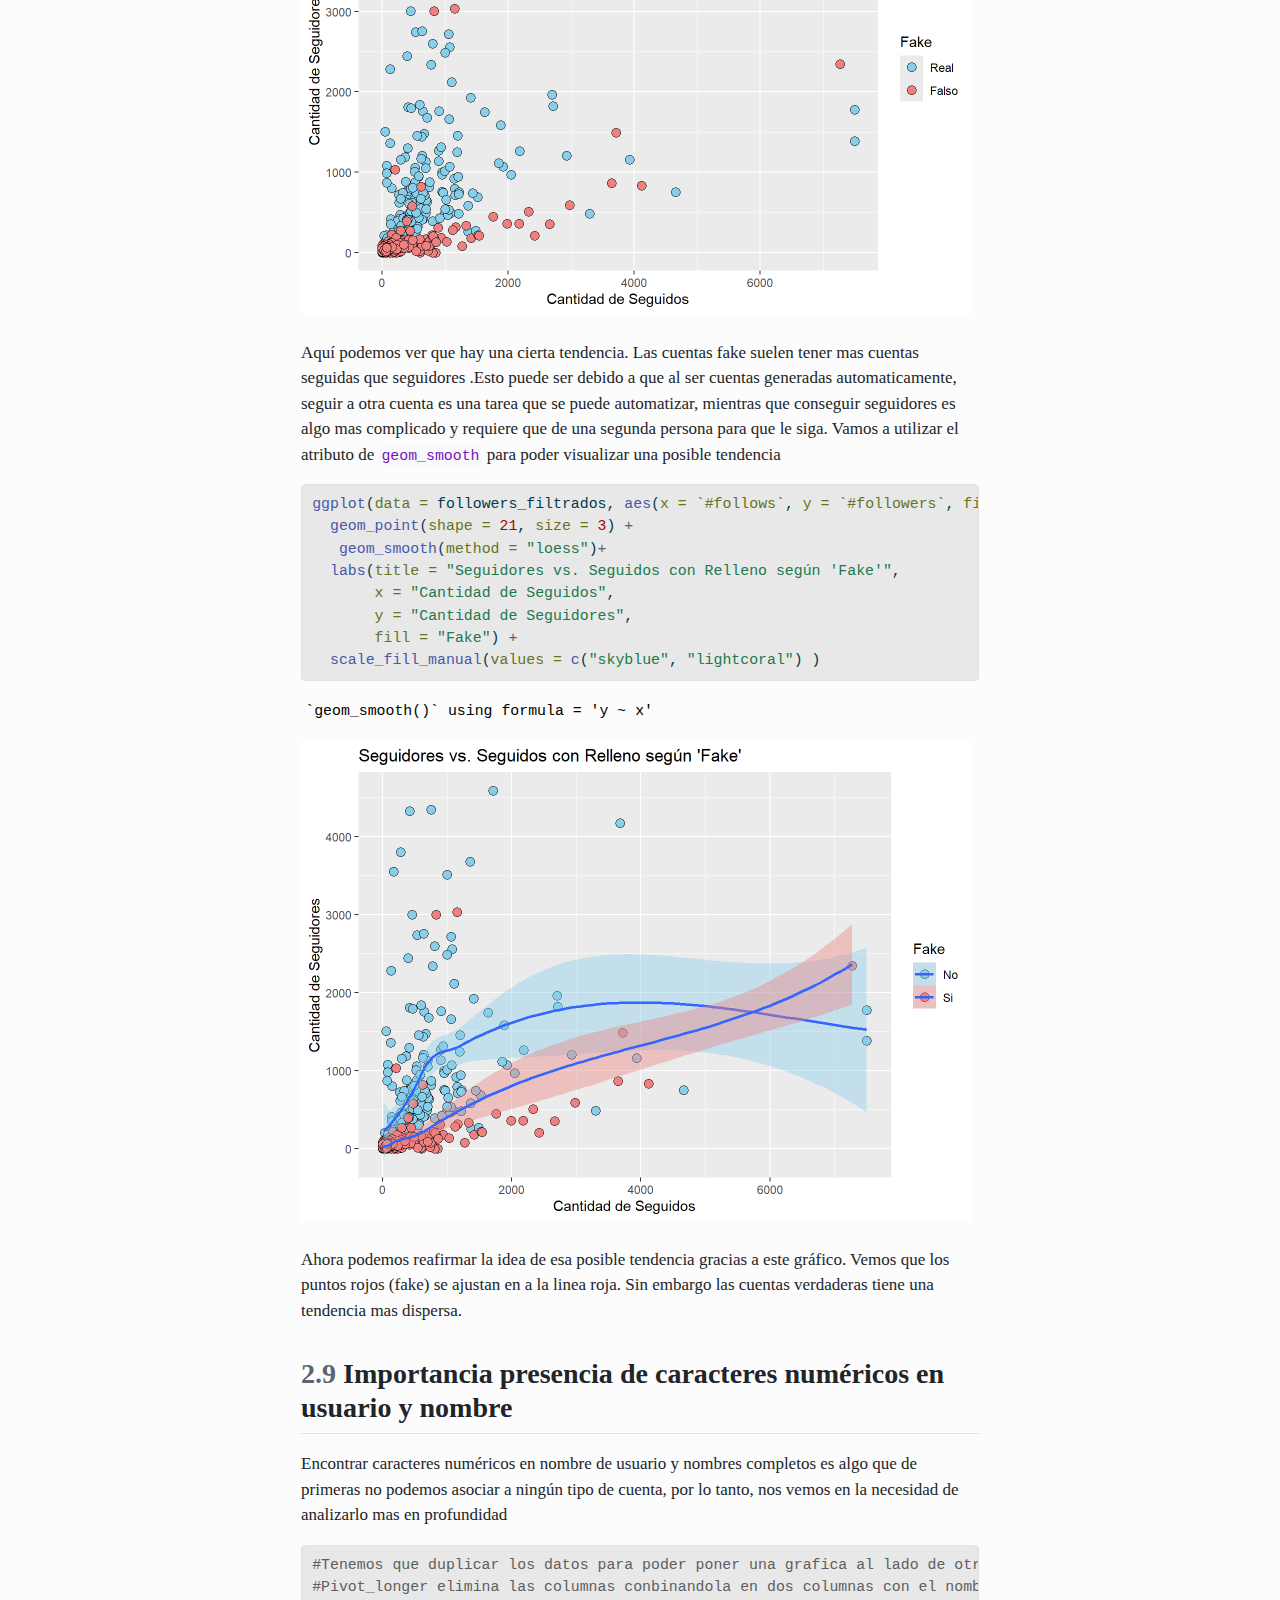
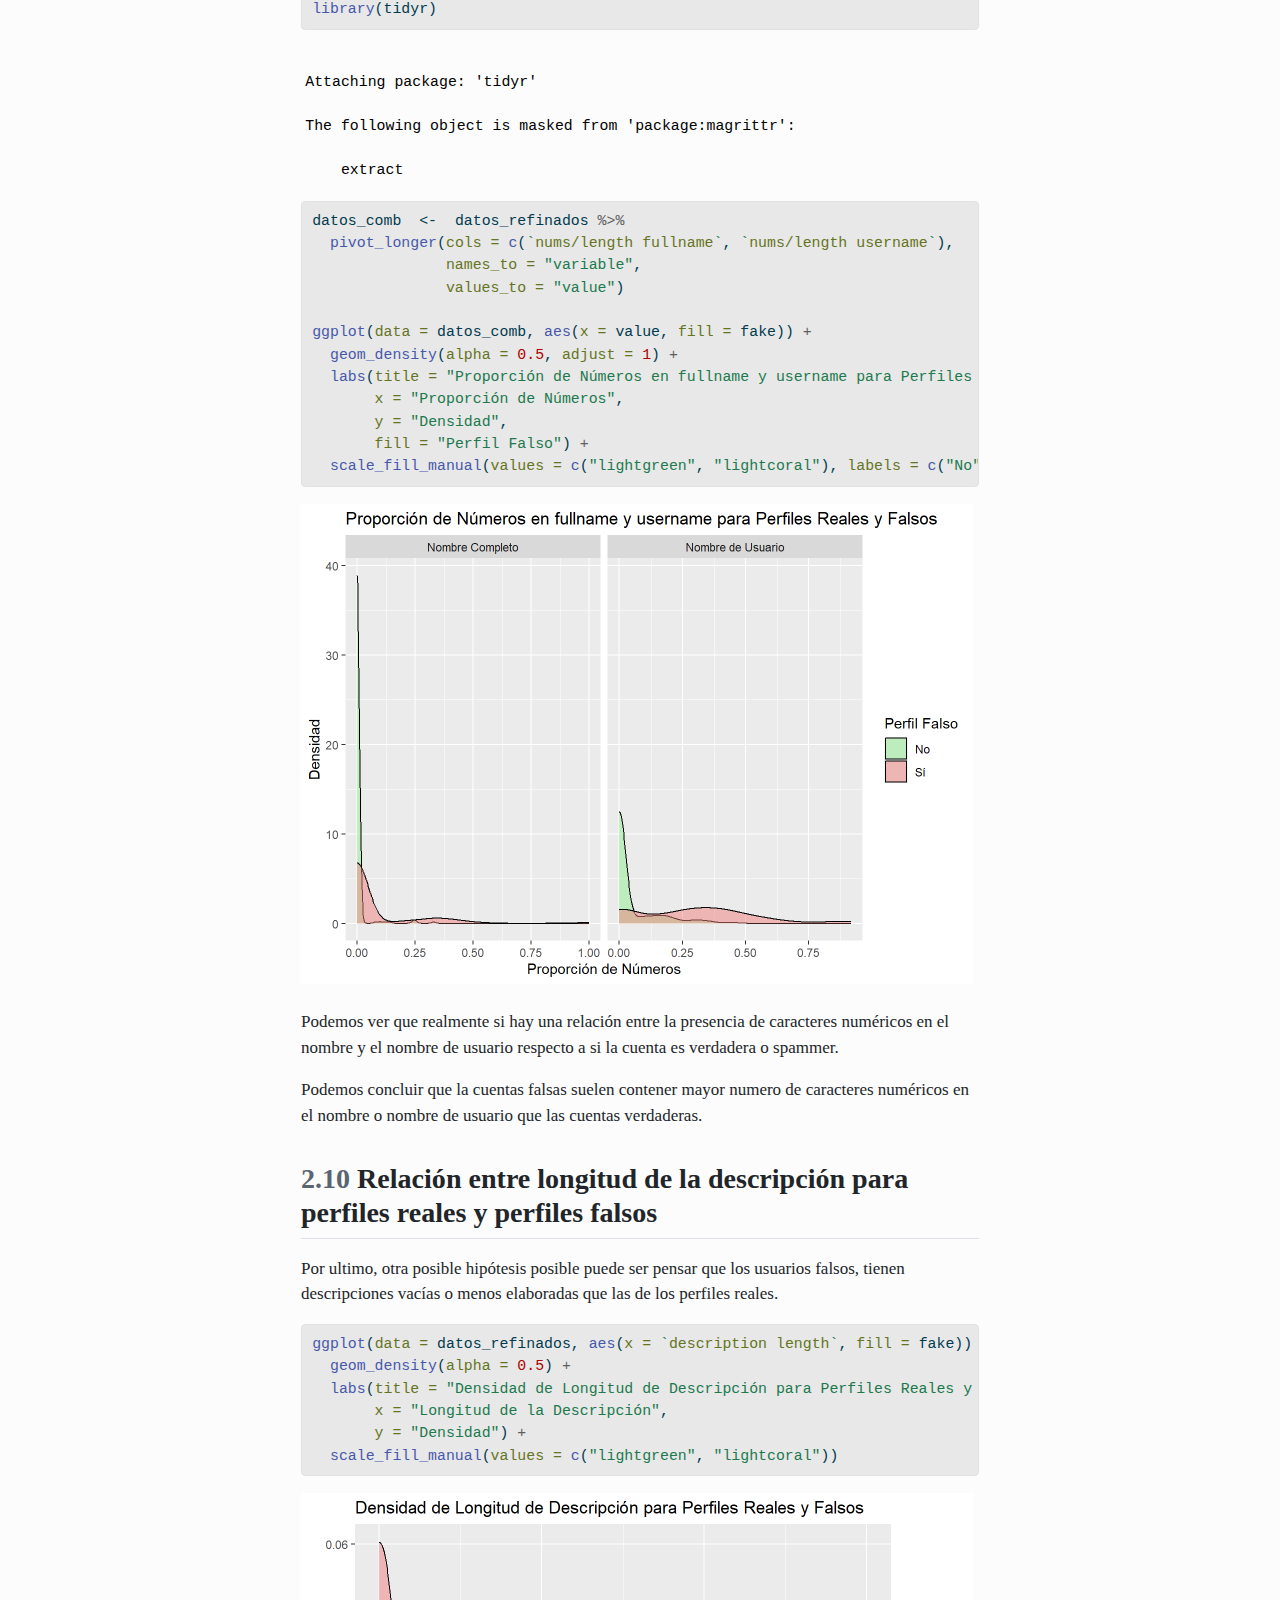
<file: _book/visualizacionDatos.html>
<!DOCTYPE html>
<html xmlns="http://www.w3.org/1999/xhtml" lang="en" xml:lang="en"><head>

<meta charset="utf-8">
<meta name="generator" content="quarto-1.4.553">

<meta name="viewport" content="width=device-width, initial-scale=1.0, user-scalable=yes">


<title>Fake Accounts Instagram - 2&nbsp; Visualización de los Datos</title>
<style>
code{white-space: pre-wrap;}
span.smallcaps{font-variant: small-caps;}
div.columns{display: flex; gap: min(4vw, 1.5em);}
div.column{flex: auto; overflow-x: auto;}
div.hanging-indent{margin-left: 1.5em; text-indent: -1.5em;}
ul.task-list{list-style: none;}
ul.task-list li input[type="checkbox"] {
  width: 0.8em;
  margin: 0 0.8em 0.2em -1em; /* quarto-specific, see https://github.com/quarto-dev/quarto-cli/issues/4556 */ 
  vertical-align: middle;
}
/* CSS for syntax highlighting */
pre > code.sourceCode { white-space: pre; position: relative; }
pre > code.sourceCode > span { line-height: 1.25; }
pre > code.sourceCode > span:empty { height: 1.2em; }
.sourceCode { overflow: visible; }
code.sourceCode > span { color: inherit; text-decoration: inherit; }
div.sourceCode { margin: 1em 0; }
pre.sourceCode { margin: 0; }
@media screen {
div.sourceCode { overflow: auto; }
}
@media print {
pre > code.sourceCode { white-space: pre-wrap; }
pre > code.sourceCode > span { text-indent: -5em; padding-left: 5em; }
}
pre.numberSource code
  { counter-reset: source-line 0; }
pre.numberSource code > span
  { position: relative; left: -4em; counter-increment: source-line; }
pre.numberSource code > span > a:first-child::before
  { content: counter(source-line);
    position: relative; left: -1em; text-align: right; vertical-align: baseline;
    border: none; display: inline-block;
    -webkit-touch-callout: none; -webkit-user-select: none;
    -khtml-user-select: none; -moz-user-select: none;
    -ms-user-select: none; user-select: none;
    padding: 0 4px; width: 4em;
  }
pre.numberSource { margin-left: 3em;  padding-left: 4px; }
div.sourceCode
  {   }
@media screen {
pre > code.sourceCode > span > a:first-child::before { text-decoration: underline; }
}
</style>


<script src="site_libs/quarto-nav/quarto-nav.js"></script>
<script src="site_libs/quarto-nav/headroom.min.js"></script>
<script src="site_libs/clipboard/clipboard.min.js"></script>
<script src="site_libs/quarto-search/autocomplete.umd.js"></script>
<script src="site_libs/quarto-search/fuse.min.js"></script>
<script src="site_libs/quarto-search/quarto-search.js"></script>
<meta name="quarto:offset" content="./">
<link href="./reglasAsociacion.html" rel="next">
<link href="./analisisExploratorio.html" rel="prev">
<script src="site_libs/quarto-html/quarto.js"></script>
<script src="site_libs/quarto-html/popper.min.js"></script>
<script src="site_libs/quarto-html/tippy.umd.min.js"></script>
<script src="site_libs/quarto-html/anchor.min.js"></script>
<link href="site_libs/quarto-html/tippy.css" rel="stylesheet">
<link href="site_libs/quarto-html/quarto-syntax-highlighting.css" rel="stylesheet" id="quarto-text-highlighting-styles">
<script src="site_libs/bootstrap/bootstrap.min.js"></script>
<link href="site_libs/bootstrap/bootstrap-icons.css" rel="stylesheet">
<link href="site_libs/bootstrap/bootstrap.min.css" rel="stylesheet" id="quarto-bootstrap" data-mode="light">
<script id="quarto-search-options" type="application/json">{
  "location": "sidebar",
  "copy-button": false,
  "collapse-after": 3,
  "panel-placement": "start",
  "type": "textbox",
  "limit": 50,
  "keyboard-shortcut": [
    "f",
    "/",
    "s"
  ],
  "show-item-context": false,
  "language": {
    "search-no-results-text": "No results",
    "search-matching-documents-text": "matching documents",
    "search-copy-link-title": "Copy link to search",
    "search-hide-matches-text": "Hide additional matches",
    "search-more-match-text": "more match in this document",
    "search-more-matches-text": "more matches in this document",
    "search-clear-button-title": "Clear",
    "search-text-placeholder": "",
    "search-detached-cancel-button-title": "Cancel",
    "search-submit-button-title": "Submit",
    "search-label": "Search"
  }
}</script>


</head>

<body class="nav-sidebar floating">

<div id="quarto-search-results"></div>
  <header id="quarto-header" class="headroom fixed-top">
  <nav class="quarto-secondary-nav">
    <div class="container-fluid d-flex">
      <button type="button" class="quarto-btn-toggle btn" data-bs-toggle="collapse" data-bs-target=".quarto-sidebar-collapse-item" aria-controls="quarto-sidebar" aria-expanded="false" aria-label="Toggle sidebar navigation" onclick="if (window.quartoToggleHeadroom) { window.quartoToggleHeadroom(); }">
        <i class="bi bi-layout-text-sidebar-reverse"></i>
      </button>
        <nav class="quarto-page-breadcrumbs" aria-label="breadcrumb"><ol class="breadcrumb"><li class="breadcrumb-item"><a href="./visualizacionDatos.html"><span class="chapter-number">2</span>&nbsp; <span class="chapter-title">Visualización de los Datos</span></a></li></ol></nav>
        <a class="flex-grow-1" role="button" data-bs-toggle="collapse" data-bs-target=".quarto-sidebar-collapse-item" aria-controls="quarto-sidebar" aria-expanded="false" aria-label="Toggle sidebar navigation" onclick="if (window.quartoToggleHeadroom) { window.quartoToggleHeadroom(); }">      
        </a>
      <button type="button" class="btn quarto-search-button" aria-label="" onclick="window.quartoOpenSearch();">
        <i class="bi bi-search"></i>
      </button>
    </div>
  </nav>
</header>
<!-- content -->
<div id="quarto-content" class="quarto-container page-columns page-rows-contents page-layout-article">
<!-- sidebar -->
  <nav id="quarto-sidebar" class="sidebar collapse collapse-horizontal quarto-sidebar-collapse-item sidebar-navigation floating overflow-auto">
    <div class="pt-lg-2 mt-2 text-left sidebar-header">
    <div class="sidebar-title mb-0 py-0">
      <a href="./">Fake Accounts Instagram</a> 
    </div>
      </div>
        <div class="mt-2 flex-shrink-0 align-items-center">
        <div class="sidebar-search">
        <div id="quarto-search" class="" title="Search"></div>
        </div>
        </div>
    <div class="sidebar-menu-container"> 
    <ul class="list-unstyled mt-1">
        <li class="sidebar-item">
  <div class="sidebar-item-container"> 
  <a href="./index.html" class="sidebar-item-text sidebar-link">
 <span class="menu-text">Introducción</span></a>
  </div>
</li>
        <li class="sidebar-item">
  <div class="sidebar-item-container"> 
  <a href="./analisisExploratorio.html" class="sidebar-item-text sidebar-link">
 <span class="menu-text"><span class="chapter-number">1</span>&nbsp; <span class="chapter-title">Análisis exploratorio de datos.</span></span></a>
  </div>
</li>
        <li class="sidebar-item">
  <div class="sidebar-item-container"> 
  <a href="./visualizacionDatos.html" class="sidebar-item-text sidebar-link active">
 <span class="menu-text"><span class="chapter-number">2</span>&nbsp; <span class="chapter-title">Visualización de los Datos</span></span></a>
  </div>
</li>
        <li class="sidebar-item">
  <div class="sidebar-item-container"> 
  <a href="./reglasAsociacion.html" class="sidebar-item-text sidebar-link">
 <span class="menu-text"><span class="chapter-number">3</span>&nbsp; <span class="chapter-title">Reglas de asociación</span></span></a>
  </div>
</li>
        <li class="sidebar-item">
  <div class="sidebar-item-container"> 
  <a href="./fca.html" class="sidebar-item-text sidebar-link">
 <span class="menu-text"><span class="chapter-number">4</span>&nbsp; <span class="chapter-title">Formal Concept Analysis</span></span></a>
  </div>
</li>
        <li class="sidebar-item">
  <div class="sidebar-item-container"> 
  <a href="./regresion.html" class="sidebar-item-text sidebar-link">
 <span class="menu-text"><span class="chapter-number">5</span>&nbsp; <span class="chapter-title">Regresión</span></span></a>
  </div>
</li>
        <li class="sidebar-item">
  <div class="sidebar-item-container"> 
  <a href="./seriesTemporales.html" class="sidebar-item-text sidebar-link">
 <span class="menu-text"><span class="chapter-number">6</span>&nbsp; <span class="chapter-title">seriesTemporales.html</span></span></a>
  </div>
</li>
        <li class="sidebar-item">
  <div class="sidebar-item-container"> 
  <a href="./summary.html" class="sidebar-item-text sidebar-link">
 <span class="menu-text"><span class="chapter-number">7</span>&nbsp; <span class="chapter-title">Summary</span></span></a>
  </div>
</li>
        <li class="sidebar-item">
  <div class="sidebar-item-container"> 
  <a href="./references.html" class="sidebar-item-text sidebar-link">
 <span class="menu-text">References</span></a>
  </div>
</li>
    </ul>
    </div>
</nav>
<div id="quarto-sidebar-glass" class="quarto-sidebar-collapse-item" data-bs-toggle="collapse" data-bs-target=".quarto-sidebar-collapse-item"></div>
<!-- margin-sidebar -->
    <div id="quarto-margin-sidebar" class="sidebar margin-sidebar">
        <nav id="TOC" role="doc-toc" class="toc-active">
    <h2 id="toc-title">Table of contents</h2>
   
  <ul>
  <li><a href="#pre-procesado" id="toc-pre-procesado" class="nav-link active" data-scroll-target="#pre-procesado"><span class="header-section-number">2.1</span> Pre-procesado</a></li>
  <li><a href="#comparación-de-la-cantidad-de-publicaciones-entre-cuentas-privadas-y-públicas" id="toc-comparación-de-la-cantidad-de-publicaciones-entre-cuentas-privadas-y-públicas" class="nav-link" data-scroll-target="#comparación-de-la-cantidad-de-publicaciones-entre-cuentas-privadas-y-públicas"><span class="header-section-number">2.2</span> Comparación de la cantidad de publicaciones entre cuentas privadas y públicas</a></li>
  <li><a href="#relación-entre-visibilidad-del-perfil-y-cuentas-fake" id="toc-relación-entre-visibilidad-del-perfil-y-cuentas-fake" class="nav-link" data-scroll-target="#relación-entre-visibilidad-del-perfil-y-cuentas-fake"><span class="header-section-number">2.3</span> Relación entre visibilidad del perfil y cuentas fake</a></li>
  <li><a href="#relación-entre-tener-foto-de-perfil-y-ser-cuenta-fake" id="toc-relación-entre-tener-foto-de-perfil-y-ser-cuenta-fake" class="nav-link" data-scroll-target="#relación-entre-tener-foto-de-perfil-y-ser-cuenta-fake"><span class="header-section-number">2.4</span> Relación entre tener foto de perfil y ser cuenta fake</a></li>
  <li><a href="#relación-entre-numero-de-publicaciones-y-cuentas-fake" id="toc-relación-entre-numero-de-publicaciones-y-cuentas-fake" class="nav-link" data-scroll-target="#relación-entre-numero-de-publicaciones-y-cuentas-fake"><span class="header-section-number">2.5</span> Relación entre numero de publicaciones y cuentas fake</a></li>
  <li><a href="#análisis-de-numero-de-seguidores" id="toc-análisis-de-numero-de-seguidores" class="nav-link" data-scroll-target="#análisis-de-numero-de-seguidores"><span class="header-section-number">2.6</span> Análisis de numero de seguidores</a>
  <ul class="collapse">
  <li><a href="#comparación-del-numero-de-seguidores-entre-cuentas-reales-y-falsas" id="toc-comparación-del-numero-de-seguidores-entre-cuentas-reales-y-falsas" class="nav-link" data-scroll-target="#comparación-del-numero-de-seguidores-entre-cuentas-reales-y-falsas"><span class="header-section-number">2.6.1</span> Comparación del numero de seguidores entre cuentas reales y falsas</a></li>
  </ul></li>
  <li><a href="#análisis-de-numero-de-seguidos" id="toc-análisis-de-numero-de-seguidos" class="nav-link" data-scroll-target="#análisis-de-numero-de-seguidos"><span class="header-section-number">2.7</span> Análisis de numero de seguidos</a>
  <ul class="collapse">
  <li><a href="#comparación-del-numero-de-seguidos-entre-cuentas-reales-y-falsas" id="toc-comparación-del-numero-de-seguidos-entre-cuentas-reales-y-falsas" class="nav-link" data-scroll-target="#comparación-del-numero-de-seguidos-entre-cuentas-reales-y-falsas"><span class="header-section-number">2.7.1</span> Comparación del numero de seguidos entre cuentas reales y falsas</a></li>
  </ul></li>
  <li><a href="#relación-entre-numero-de-seguidores-y-numero-de-seguidos" id="toc-relación-entre-numero-de-seguidores-y-numero-de-seguidos" class="nav-link" data-scroll-target="#relación-entre-numero-de-seguidores-y-numero-de-seguidos"><span class="header-section-number">2.8</span> Relación entre numero de seguidores y numero de seguidos</a></li>
  <li><a href="#importancia-presencia-de-caracteres-numéricos-en-usuario-y-nombre" id="toc-importancia-presencia-de-caracteres-numéricos-en-usuario-y-nombre" class="nav-link" data-scroll-target="#importancia-presencia-de-caracteres-numéricos-en-usuario-y-nombre"><span class="header-section-number">2.9</span> Importancia presencia de caracteres numéricos en usuario y nombre</a></li>
  <li><a href="#relación-entre-longitud-de-la-descripción-para-perfiles-reales-y-perfiles-falsos" id="toc-relación-entre-longitud-de-la-descripción-para-perfiles-reales-y-perfiles-falsos" class="nav-link" data-scroll-target="#relación-entre-longitud-de-la-descripción-para-perfiles-reales-y-perfiles-falsos"><span class="header-section-number">2.10</span> Relación entre longitud de la descripción para perfiles reales y perfiles falsos</a></li>
  <li><a href="#conclusiones" id="toc-conclusiones" class="nav-link" data-scroll-target="#conclusiones"><span class="header-section-number">2.11</span> Conclusiones</a></li>
  </ul>
</nav>
    </div>
<!-- main -->
<main class="content" id="quarto-document-content">

<header id="title-block-header" class="quarto-title-block default">
<div class="quarto-title">
<h1 class="title"><span class="chapter-number">2</span>&nbsp; <span class="chapter-title">Visualización de los Datos</span></h1>
</div>



<div class="quarto-title-meta">

    
  
    
  </div>
  


</header>


<p>Ahora que ya hemos analizado en profundidad cada atributo de nuestro DataSet, vamos a necesitar algunos gráficos que nos den ideas sobre como continuar nuestro análisis.</p>
<p>Para ello vamos a utilizar al herramienta de <code>ggplot2</code> , la cual nos va a permitir realizar los gráficos complejos de los que estamos hablando.</p>
<dl>
<dt>ggplot2: Create Elegant Data Visualisations Using the Grammar of Graphics</dt>
<dd>
<p>A system for ‘declaratively’ creating graphics, based on “The Grammar of Graphics”. You provide the data, tell ‘ggplot2’ how to map variables to aesthetics, what graphical primitives to use, and it takes care of the details.</p>
</dd>
</dl>
<p><a href="https://ggplot2.tidyverse.org/">Enlace a la librería</a></p>
<p>Vamos a comenzar importando la librería y cargando nuestros datos.</p>
<div class="cell">
<div class="sourceCode cell-code" id="cb1"><pre class="sourceCode r code-with-copy"><code class="sourceCode r"><span id="cb1-1"><a href="#cb1-1" aria-hidden="true" tabindex="-1"></a><span class="fu">library</span>(ggplot2)</span>
<span id="cb1-2"><a href="#cb1-2" aria-hidden="true" tabindex="-1"></a><span class="fu">library</span>(readr) </span>
<span id="cb1-3"><a href="#cb1-3" aria-hidden="true" tabindex="-1"></a><span class="fu">library</span>(magrittr)</span>
<span id="cb1-4"><a href="#cb1-4" aria-hidden="true" tabindex="-1"></a><span class="fu">library</span>(dplyr)</span></code><button title="Copy to Clipboard" class="code-copy-button"><i class="bi"></i></button></pre></div>
<div class="cell-output cell-output-stderr">
<pre><code>
Attaching package: 'dplyr'</code></pre>
</div>
<div class="cell-output cell-output-stderr">
<pre><code>The following objects are masked from 'package:stats':

    filter, lag</code></pre>
</div>
<div class="cell-output cell-output-stderr">
<pre><code>The following objects are masked from 'package:base':

    intersect, setdiff, setequal, union</code></pre>
</div>
<div class="sourceCode cell-code" id="cb5"><pre class="sourceCode r code-with-copy"><code class="sourceCode r"><span id="cb5-1"><a href="#cb5-1" aria-hidden="true" tabindex="-1"></a>datos <span class="ot">&lt;-</span> <span class="fu">read_csv</span>(<span class="st">"Data/train.csv"</span>) </span></code><button title="Copy to Clipboard" class="code-copy-button"><i class="bi"></i></button></pre></div>
<div class="cell-output cell-output-stderr">
<pre><code>Rows: 576 Columns: 12</code></pre>
</div>
<div class="cell-output cell-output-stderr">
<pre><code>── Column specification ────────────────────────────────────────────────────────
Delimiter: ","
dbl (12): profile pic, nums/length username, fullname words, nums/length ful...

ℹ Use `spec()` to retrieve the full column specification for this data.
ℹ Specify the column types or set `show_col_types = FALSE` to quiet this message.</code></pre>
</div>
</div>
<section id="pre-procesado" class="level2" data-number="2.1">
<h2 data-number="2.1" class="anchored" data-anchor-id="pre-procesado"><span class="header-section-number">2.1</span> Pre-procesado</h2>
<p>Para poder hacer este trabajo mas fácil, vamos a realizar un pre-procesado de los datos primero. Vamos a convertir todos los atributos que son discretos a factores:</p>
<div class="cell">
<div class="sourceCode cell-code" id="cb8"><pre class="sourceCode r code-with-copy"><code class="sourceCode r"><span id="cb8-1"><a href="#cb8-1" aria-hidden="true" tabindex="-1"></a>datos_refinados <span class="ot">&lt;-</span> datos</span>
<span id="cb8-2"><a href="#cb8-2" aria-hidden="true" tabindex="-1"></a>columnas_binarias <span class="ot">=</span> <span class="fu">c</span>(<span class="st">"profile pic"</span>,<span class="st">"name==username"</span>,<span class="st">"external URL"</span>,<span class="st">"fake"</span>,<span class="st">"private"</span>)</span>
<span id="cb8-3"><a href="#cb8-3" aria-hidden="true" tabindex="-1"></a><span class="cf">for</span> (columna <span class="cf">in</span> columnas_binarias) {</span>
<span id="cb8-4"><a href="#cb8-4" aria-hidden="true" tabindex="-1"></a>  datos_refinados[[columna]] <span class="ot">&lt;-</span>  <span class="fu">factor</span>(datos_refinados[[columna]], <span class="at">labels =</span> <span class="fu">c</span>(<span class="st">"No"</span>, <span class="st">"Si"</span>))</span>
<span id="cb8-5"><a href="#cb8-5" aria-hidden="true" tabindex="-1"></a>}</span></code><button title="Copy to Clipboard" class="code-copy-button"><i class="bi"></i></button></pre></div>
</div>
<p>Nuestro atributos discretos, son binarios, solo tienen o bien <em>Si</em> o <em>No.</em> Vamos a emplear ahora los gráficos para poder encontrar alguna relación entre las variables y sobre todo, lo que mas no interesa, si alguna tiene relación con las cuentas de spam.</p>
</section>
<section id="comparación-de-la-cantidad-de-publicaciones-entre-cuentas-privadas-y-públicas" class="level2" data-number="2.2">
<h2 data-number="2.2" class="anchored" data-anchor-id="comparación-de-la-cantidad-de-publicaciones-entre-cuentas-privadas-y-públicas"><span class="header-section-number">2.2</span> Comparación de la cantidad de publicaciones entre cuentas privadas y públicas</h2>
<p>Para ver como se comportan ambos tipos de usuarios, vamos a empezar analizando el numero de publicaciones entre los usuarios con cuentas publicas y con cuentas privadas, para ello vamos ver las densidades utilizando <code>geom_density</code> :</p>
<div class="cell">
<div class="sourceCode cell-code" id="cb9"><pre class="sourceCode r code-with-copy"><code class="sourceCode r"><span id="cb9-1"><a href="#cb9-1" aria-hidden="true" tabindex="-1"></a>posts_filtrados <span class="ot">&lt;-</span> datos_refinados <span class="sc">%&gt;%</span>  <span class="fu">filter</span>(<span class="st">`</span><span class="at">#posts</span><span class="st">`</span> <span class="sc">&lt;</span><span class="dv">100</span>)</span>
<span id="cb9-2"><a href="#cb9-2" aria-hidden="true" tabindex="-1"></a></span>
<span id="cb9-3"><a href="#cb9-3" aria-hidden="true" tabindex="-1"></a><span class="fu">ggplot</span>(<span class="at">data =</span> posts_filtrados, <span class="fu">aes</span>( <span class="at">x =</span> <span class="st">`</span><span class="at">#posts</span><span class="st">`</span>,<span class="at">fill =</span> private)) <span class="sc">+</span></span>
<span id="cb9-4"><a href="#cb9-4" aria-hidden="true" tabindex="-1"></a>  <span class="fu">geom_density</span>(<span class="at">alpha =</span> <span class="fl">0.5</span>) <span class="sc">+</span></span>
<span id="cb9-5"><a href="#cb9-5" aria-hidden="true" tabindex="-1"></a>  <span class="fu">labs</span>(<span class="at">title =</span> <span class="st">"Comparación de publicaciones entre cuentas privadas y públicas"</span>,</span>
<span id="cb9-6"><a href="#cb9-6" aria-hidden="true" tabindex="-1"></a>       <span class="at">x =</span> <span class="st">"Numero de publicacion"</span>,</span>
<span id="cb9-7"><a href="#cb9-7" aria-hidden="true" tabindex="-1"></a>       <span class="at">y =</span> <span class="st">"Densidad"</span>) <span class="sc">+</span></span>
<span id="cb9-8"><a href="#cb9-8" aria-hidden="true" tabindex="-1"></a>  <span class="fu">scale_fill_manual</span>(<span class="at">values =</span> <span class="fu">c</span>(<span class="st">"lightgreen"</span>, <span class="st">"lightcoral"</span>))</span></code><button title="Copy to Clipboard" class="code-copy-button"><i class="bi"></i></button></pre></div>
<div class="cell-output-display">
<div>
<figure class="figure">
<p><img src="visualizacionDatos_files/figure-html/unnamed-chunk-3-1.png" class="img-fluid figure-img" width="672"></p>
</figure>
</div>
</div>
</div>
<p>Vemos que ambos casos, nuestra gráfica se asemeja, por lo que el numero de publicaciones no depende de si es privada o publica.</p>
<p>Sin embargo, realmente a nosotros nos interese encontrar relaciones para intentar determinar si una cuenta es spammer o de un persona real. Por lo tanto vamos a centrarnos en comparar los atributos con el atributos spam.</p>
</section>
<section id="relación-entre-visibilidad-del-perfil-y-cuentas-fake" class="level2" data-number="2.3">
<h2 data-number="2.3" class="anchored" data-anchor-id="relación-entre-visibilidad-del-perfil-y-cuentas-fake"><span class="header-section-number">2.3</span> Relación entre visibilidad del perfil y cuentas fake</h2>
<p>Como nos interesa buscar las cuentas de spam, vamos a ver si la visibilidad del perfil (cuenta privada o publica), tiene algo que ver:</p>
<div class="cell">
<div class="sourceCode cell-code" id="cb10"><pre class="sourceCode r code-with-copy"><code class="sourceCode r"><span id="cb10-1"><a href="#cb10-1" aria-hidden="true" tabindex="-1"></a><span class="fu">ggplot</span>(datos_refinados, <span class="fu">aes</span>(<span class="at">x =</span> <span class="st">`</span><span class="at">fake</span><span class="st">`</span>, <span class="at">y =</span> <span class="st">`</span><span class="at">private</span><span class="st">`</span>)) <span class="sc">+</span>   </span>
<span id="cb10-2"><a href="#cb10-2" aria-hidden="true" tabindex="-1"></a>  <span class="fu">geom_count</span>(<span class="at">color =</span> <span class="st">"blue"</span>, <span class="at">alpha =</span> <span class="fl">0.6</span>) <span class="sc">+</span>   </span>
<span id="cb10-3"><a href="#cb10-3" aria-hidden="true" tabindex="-1"></a>  <span class="fu">scale_size_area</span>()<span class="sc">+</span>   </span>
<span id="cb10-4"><a href="#cb10-4" aria-hidden="true" tabindex="-1"></a>  <span class="fu">labs</span>(<span class="at">title =</span> <span class="st">"Relación entre visibilidad del perfil y si es spam"</span>,        </span>
<span id="cb10-5"><a href="#cb10-5" aria-hidden="true" tabindex="-1"></a>       <span class="at">x =</span> <span class="st">"Cuenta fake"</span>,        </span>
<span id="cb10-6"><a href="#cb10-6" aria-hidden="true" tabindex="-1"></a>       <span class="at">y =</span> <span class="st">"Cuenta privada"</span>)<span class="sc">+</span>   </span>
<span id="cb10-7"><a href="#cb10-7" aria-hidden="true" tabindex="-1"></a>  <span class="fu">theme_minimal</span>() </span></code><button title="Copy to Clipboard" class="code-copy-button"><i class="bi"></i></button></pre></div>
<div class="cell-output-display">
<div>
<figure class="figure">
<p><img src="visualizacionDatos_files/figure-html/unnamed-chunk-4-1.png" class="img-fluid figure-img" width="672"></p>
</figure>
</div>
</div>
</div>
<p>Utilizando <code>geom_count</code> con dos variables discretas, en este caso si un perfil es privado o no y si un perfil es fake o no, no podemos extraer mucha información relevante ya que vemos que hay aproximadamente un numero similar de cada combinación.</p>
</section>
<section id="relación-entre-tener-foto-de-perfil-y-ser-cuenta-fake" class="level2" data-number="2.4">
<h2 data-number="2.4" class="anchored" data-anchor-id="relación-entre-tener-foto-de-perfil-y-ser-cuenta-fake"><span class="header-section-number">2.4</span> Relación entre tener foto de perfil y ser cuenta fake</h2>
<p>Al igual que antes vamos a comprobar dos variables discretas, por lo que el aspecto del gráfico sera diferente. Vamos a comprobar si tener o no foto de perfil tiene algo de relación con ser un spammer.</p>
<div class="cell">
<div class="sourceCode cell-code" id="cb11"><pre class="sourceCode r code-with-copy"><code class="sourceCode r"><span id="cb11-1"><a href="#cb11-1" aria-hidden="true" tabindex="-1"></a><span class="fu">ggplot</span>(datos_refinados, <span class="fu">aes</span>(<span class="at">x =</span> <span class="st">`</span><span class="at">fake</span><span class="st">`</span>, <span class="at">y =</span> <span class="st">`</span><span class="at">profile pic</span><span class="st">`</span>)) <span class="sc">+</span>   </span>
<span id="cb11-2"><a href="#cb11-2" aria-hidden="true" tabindex="-1"></a>  <span class="fu">geom_jitter</span>(<span class="at">color =</span> <span class="st">"blue"</span>, <span class="at">alpha =</span> <span class="fl">0.6</span>) <span class="sc">+</span>   </span>
<span id="cb11-3"><a href="#cb11-3" aria-hidden="true" tabindex="-1"></a>  <span class="fu">scale_size_area</span>()<span class="sc">+</span>   </span>
<span id="cb11-4"><a href="#cb11-4" aria-hidden="true" tabindex="-1"></a>  <span class="fu">labs</span>(<span class="at">title =</span> <span class="st">"Relación entre tener foto de perfil y si es spam"</span>,        </span>
<span id="cb11-5"><a href="#cb11-5" aria-hidden="true" tabindex="-1"></a>       <span class="at">x =</span> <span class="st">"Cuenta fake"</span>,        </span>
<span id="cb11-6"><a href="#cb11-6" aria-hidden="true" tabindex="-1"></a>       <span class="at">y =</span> <span class="st">"Foto de perfil"</span>)<span class="sc">+</span>   </span>
<span id="cb11-7"><a href="#cb11-7" aria-hidden="true" tabindex="-1"></a>  <span class="fu">theme_minimal</span>() </span></code><button title="Copy to Clipboard" class="code-copy-button"><i class="bi"></i></button></pre></div>
<div class="cell-output-display">
<div>
<figure class="figure">
<p><img src="visualizacionDatos_files/figure-html/unnamed-chunk-5-1.png" class="img-fluid figure-img" width="672"></p>
</figure>
</div>
</div>
</div>
<p>Hemos obtenido un resultado interesante, donde vemos que las cuentas reales, todas menos 2 tienen foto de perfil puesta, mientras que las cuentas fake hay mas o menos un mismo numero con foto de perfil y sin foto de perfil. Estos datos, combinados con otros que vamos a obtener mas adelante, nos pueden ayudar a diferenciar cuentas reales de falsas.</p>
</section>
<section id="relación-entre-numero-de-publicaciones-y-cuentas-fake" class="level2" data-number="2.5">
<h2 data-number="2.5" class="anchored" data-anchor-id="relación-entre-numero-de-publicaciones-y-cuentas-fake"><span class="header-section-number">2.5</span> Relación entre numero de publicaciones y cuentas fake</h2>
<p>Podemos suponer una posible hipótesis en la que los usuarios spammers, cuya tarea puede ser solo generar comentarios o likes, van a tener cuentas con menos numero de publicaciones que una cuenta de una persona verdadera. Vamos a visualizar esta idea:</p>
<div class="cell">
<div class="sourceCode cell-code" id="cb12"><pre class="sourceCode r code-with-copy"><code class="sourceCode r"><span id="cb12-1"><a href="#cb12-1" aria-hidden="true" tabindex="-1"></a>posts_filtrados <span class="ot">&lt;-</span> datos_refinados <span class="sc">%&gt;%</span>  <span class="fu">filter</span>(<span class="st">`</span><span class="at">#posts</span><span class="st">`</span> <span class="sc">&lt;</span><span class="dv">100</span>)</span>
<span id="cb12-2"><a href="#cb12-2" aria-hidden="true" tabindex="-1"></a><span class="fu">ggplot</span>(posts_filtrados, <span class="fu">aes</span>(<span class="at">x =</span> fake, <span class="at">y =</span> <span class="st">`</span><span class="at">#posts</span><span class="st">`</span>)) <span class="sc">+</span></span>
<span id="cb12-3"><a href="#cb12-3" aria-hidden="true" tabindex="-1"></a>  <span class="fu">geom_violin</span>(<span class="at">fill =</span> <span class="st">"skyblue"</span>, <span class="at">color =</span> <span class="st">"black"</span>) </span></code><button title="Copy to Clipboard" class="code-copy-button"><i class="bi"></i></button></pre></div>
<div class="cell-output-display">
<div>
<figure class="figure">
<p><img src="visualizacionDatos_files/figure-html/unnamed-chunk-6-1.png" class="img-fluid figure-img" width="672"></p>
</figure>
</div>
</div>
</div>
<p>Observamos que teníamos razón, despues de eliminar aquellas cuentas con muchos post, vemos que las cuentas falsas suelen tener un numero reducido de publicaciones, mientras que las cuentas normales suelen tener una distribución mas uniforme.</p>
</section>
<section id="análisis-de-numero-de-seguidores" class="level2" data-number="2.6">
<h2 data-number="2.6" class="anchored" data-anchor-id="análisis-de-numero-de-seguidores"><span class="header-section-number">2.6</span> Análisis de numero de seguidores</h2>
<p>Unos de los atributos mas relevantes pueden ser el numero de seguidores el numero de seguidos, por lo quenecesitamos analizarlos en profundidad. Vamos a comenzar con el numero de seguidores.</p>
<p>Primero, como en el análisis exploratorio observamos que había algunas cuentas con muchos seguidores pero que no representaban un numero importante, vamos a eliminar esas escasas cuentas con un numero alto de seguidores con el fin de que los gráficos sean mas entendibles.</p>
<div class="cell">
<div class="sourceCode cell-code" id="cb13"><pre class="sourceCode r code-with-copy"><code class="sourceCode r"><span id="cb13-1"><a href="#cb13-1" aria-hidden="true" tabindex="-1"></a>followers_filtrados <span class="ot">&lt;-</span> datos_refinados <span class="sc">%&gt;%</span> <span class="fu">filter</span>(<span class="st">`</span><span class="at">#followers</span><span class="st">`</span> <span class="sc">&lt;</span><span class="dv">1500</span>)</span>
<span id="cb13-2"><a href="#cb13-2" aria-hidden="true" tabindex="-1"></a></span>
<span id="cb13-3"><a href="#cb13-3" aria-hidden="true" tabindex="-1"></a><span class="fu">ggplot</span>(followers_filtrados, <span class="fu">aes</span>(<span class="at">x =</span> <span class="st">`</span><span class="at">#followers</span><span class="st">`</span>)) <span class="sc">+</span></span>
<span id="cb13-4"><a href="#cb13-4" aria-hidden="true" tabindex="-1"></a>  <span class="fu">geom_histogram</span>(<span class="at">binwidth =</span> <span class="dv">10</span>, <span class="at">color =</span> <span class="st">'black'</span>) <span class="sc">+</span></span>
<span id="cb13-5"><a href="#cb13-5" aria-hidden="true" tabindex="-1"></a>    <span class="fu">labs</span>(<span class="at">title =</span> <span class="st">"Histograma de seguidores"</span>,</span>
<span id="cb13-6"><a href="#cb13-6" aria-hidden="true" tabindex="-1"></a>       <span class="at">x =</span> <span class="st">"Cantidad de Seguidores"</span>,</span>
<span id="cb13-7"><a href="#cb13-7" aria-hidden="true" tabindex="-1"></a>       <span class="at">y =</span> <span class="st">"Frecuencias"</span>)</span></code><button title="Copy to Clipboard" class="code-copy-button"><i class="bi"></i></button></pre></div>
<div class="cell-output-display">
<div>
<figure class="figure">
<p><img src="visualizacionDatos_files/figure-html/unnamed-chunk-7-1.png" class="img-fluid figure-img" width="672"></p>
</figure>
</div>
</div>
</div>
<p>Vemos que se concentra la mayoría en menos de 250 seguidores.</p>
<p>Vamos a utilizar una gráfica de frecuencia para ver como son nuestros datos con menos de 250 seguidores.</p>
<div class="cell">
<div class="sourceCode cell-code" id="cb14"><pre class="sourceCode r code-with-copy"><code class="sourceCode r"><span id="cb14-1"><a href="#cb14-1" aria-hidden="true" tabindex="-1"></a>followers_filtrados <span class="ot">&lt;-</span> datos_refinados <span class="sc">%&gt;%</span>  <span class="fu">filter</span>(<span class="st">`</span><span class="at">#followers</span><span class="st">`</span> <span class="sc">&lt;</span><span class="dv">250</span>)</span>
<span id="cb14-2"><a href="#cb14-2" aria-hidden="true" tabindex="-1"></a></span>
<span id="cb14-3"><a href="#cb14-3" aria-hidden="true" tabindex="-1"></a><span class="fu">ggplot</span>(followers_filtrados, <span class="fu">aes</span>(<span class="at">x =</span> <span class="st">`</span><span class="at">#followers</span><span class="st">`</span>)) <span class="sc">+</span></span>
<span id="cb14-4"><a href="#cb14-4" aria-hidden="true" tabindex="-1"></a>  <span class="fu">geom_freqpoly</span>(<span class="at">color =</span> <span class="st">"blue"</span>, <span class="at">binwidth =</span> <span class="dv">5</span>) <span class="sc">+</span></span>
<span id="cb14-5"><a href="#cb14-5" aria-hidden="true" tabindex="-1"></a>  <span class="fu">labs</span>(<span class="at">title =</span> <span class="st">"Distribución de la Cantidad de Seguidores"</span>,</span>
<span id="cb14-6"><a href="#cb14-6" aria-hidden="true" tabindex="-1"></a>       <span class="at">x =</span> <span class="st">"Cantidad de Seguidores"</span>,</span>
<span id="cb14-7"><a href="#cb14-7" aria-hidden="true" tabindex="-1"></a>       <span class="at">y =</span> <span class="st">"Frecuencia"</span>) </span></code><button title="Copy to Clipboard" class="code-copy-button"><i class="bi"></i></button></pre></div>
<div class="cell-output-display">
<div>
<figure class="figure">
<p><img src="visualizacionDatos_files/figure-html/unnamed-chunk-8-1.png" class="img-fluid figure-img" width="672"></p>
</figure>
</div>
</div>
</div>
<p>La mayor concentración se encuentra en menos de 100 seguidores y que es decreciente la frecuencia a medida que aumenta el numero de seguidores.</p>
<section id="comparación-del-numero-de-seguidores-entre-cuentas-reales-y-falsas" class="level3" data-number="2.6.1">
<h3 data-number="2.6.1" class="anchored" data-anchor-id="comparación-del-numero-de-seguidores-entre-cuentas-reales-y-falsas"><span class="header-section-number">2.6.1</span> Comparación del numero de seguidores entre cuentas reales y falsas</h3>
<p>Como nuestro principal objetivo es poder encontrar características similares que tengan las cuentas falsas para poder encontrarlas fácilmente, vamos a visualizar este atributo en relación con el numero de seguidores. Ademas añadimos las medias para obtener mas información.</p>
<div class="cell">
<div class="sourceCode cell-code" id="cb15"><pre class="sourceCode r code-with-copy"><code class="sourceCode r"><span id="cb15-1"><a href="#cb15-1" aria-hidden="true" tabindex="-1"></a>mean_values <span class="ot">&lt;-</span> followers_filtrados <span class="sc">%&gt;%</span> </span>
<span id="cb15-2"><a href="#cb15-2" aria-hidden="true" tabindex="-1"></a>  <span class="fu">group_by</span>(fake) <span class="sc">%&gt;%</span> </span>
<span id="cb15-3"><a href="#cb15-3" aria-hidden="true" tabindex="-1"></a>  <span class="fu">summarize</span>(<span class="at">mean_followerss =</span> <span class="fu">mean</span>(<span class="st">`</span><span class="at">#followers</span><span class="st">`</span>))</span>
<span id="cb15-4"><a href="#cb15-4" aria-hidden="true" tabindex="-1"></a></span>
<span id="cb15-5"><a href="#cb15-5" aria-hidden="true" tabindex="-1"></a><span class="fu">ggplot</span>(<span class="at">data =</span> followers_filtrados, <span class="fu">aes</span>( <span class="at">x =</span> <span class="st">`</span><span class="at">#followers</span><span class="st">`</span>,<span class="at">fill =</span> <span class="st">`</span><span class="at">fake</span><span class="st">`</span>)) <span class="sc">+</span>   <span class="fu">geom_density</span>(<span class="at">alpha =</span> <span class="fl">0.5</span>) <span class="sc">+</span>   </span>
<span id="cb15-6"><a href="#cb15-6" aria-hidden="true" tabindex="-1"></a>  <span class="fu">labs</span>(<span class="at">title =</span> <span class="st">"Comparación de seguidores entre cuentas reales y falsas"</span>,        </span>
<span id="cb15-7"><a href="#cb15-7" aria-hidden="true" tabindex="-1"></a>       <span class="at">x =</span> <span class="st">"Numero de seguidores"</span>,        </span>
<span id="cb15-8"><a href="#cb15-8" aria-hidden="true" tabindex="-1"></a>       <span class="at">y =</span> <span class="st">"Densidad"</span>) <span class="sc">+</span>   </span>
<span id="cb15-9"><a href="#cb15-9" aria-hidden="true" tabindex="-1"></a>  <span class="fu">scale_fill_manual</span>(<span class="at">values =</span> <span class="fu">c</span>(<span class="st">"lightgreen"</span>, <span class="st">"lightcoral"</span>))<span class="sc">+</span></span>
<span id="cb15-10"><a href="#cb15-10" aria-hidden="true" tabindex="-1"></a>  <span class="fu">geom_vline</span>(<span class="at">data =</span> mean_values, <span class="fu">aes</span>(<span class="at">xintercept =</span> mean_followerss, <span class="at">color =</span> fake), <span class="at">linetype =</span> <span class="st">"dashed"</span>, <span class="at">size =</span> <span class="dv">1</span>) <span class="sc">+</span></span>
<span id="cb15-11"><a href="#cb15-11" aria-hidden="true" tabindex="-1"></a>   <span class="fu">geom_text</span>(<span class="at">data =</span> mean_values, <span class="fu">aes</span>(<span class="at">x =</span> mean_followerss, <span class="at">y =</span> <span class="dv">0</span>, <span class="at">label =</span> <span class="fu">round</span>(mean_followerss, <span class="dv">1</span>), <span class="at">color =</span> fake),</span>
<span id="cb15-12"><a href="#cb15-12" aria-hidden="true" tabindex="-1"></a>            <span class="at">vjust =</span> <span class="sc">-</span><span class="fl">0.5</span>, <span class="at">hjust =</span> <span class="sc">-</span><span class="fl">0.1</span>, <span class="at">size =</span> <span class="dv">4</span>, <span class="at">fontface =</span> <span class="st">"bold"</span>) <span class="sc">+</span></span>
<span id="cb15-13"><a href="#cb15-13" aria-hidden="true" tabindex="-1"></a>  <span class="fu">scale_color_manual</span>(<span class="at">values =</span> <span class="fu">c</span>(<span class="st">"lightgreen"</span>, <span class="st">"lightcoral"</span>), <span class="at">name =</span> <span class="st">"Media"</span>)</span></code><button title="Copy to Clipboard" class="code-copy-button"><i class="bi"></i></button></pre></div>
<div class="cell-output cell-output-stderr">
<pre><code>Warning: Using `size` aesthetic for lines was deprecated in ggplot2 3.4.0.
ℹ Please use `linewidth` instead.</code></pre>
</div>
<div class="cell-output-display">
<div>
<figure class="figure">
<p><img src="visualizacionDatos_files/figure-html/unnamed-chunk-9-1.png" class="img-fluid figure-img" width="672"></p>
</figure>
</div>
</div>
</div>
<p>Aquí y obtenemos información mas interesante. Podemos observar que las cuentas falsas tienen a tener un menor numero de seguidores, mientras que las cuentas reales, aunque no tienen muchos seguidores, se suelen mantener en un intervalo entre 50 y 250. Esta información nos puede ser de importancia para los cálculos futuros.</p>
</section>
</section>
<section id="análisis-de-numero-de-seguidos" class="level2" data-number="2.7">
<h2 data-number="2.7" class="anchored" data-anchor-id="análisis-de-numero-de-seguidos"><span class="header-section-number">2.7</span> Análisis de numero de seguidos</h2>
<p>Ahora que hemos ya explorados gracias a varios gráficos como se comporta el numero de seguidores segun el tipo de cuentas, vamos a continuar ahora con el numero de seguidos.</p>
<p>Primero, como en el análisis exploratorio observamos que había algunas cuentas con muchos seguidos, pero que no representaban un numero importante, vamos a eliminar esas escasas cuentas con un numero alto de seguidos con el fin de que los gráficos sean mas entendibles.</p>
<div class="cell">
<div class="sourceCode cell-code" id="cb17"><pre class="sourceCode r code-with-copy"><code class="sourceCode r"><span id="cb17-1"><a href="#cb17-1" aria-hidden="true" tabindex="-1"></a>follows_filtrados <span class="ot">&lt;-</span> datos_refinados <span class="sc">%&gt;%</span>  <span class="fu">filter</span>(<span class="st">`</span><span class="at">#follows</span><span class="st">`</span> <span class="sc">&lt;</span><span class="dv">1000</span>)  </span>
<span id="cb17-2"><a href="#cb17-2" aria-hidden="true" tabindex="-1"></a><span class="fu">ggplot</span>(follows_filtrados, <span class="fu">aes</span>(<span class="at">x =</span> <span class="st">`</span><span class="at">#follows</span><span class="st">`</span>)) <span class="sc">+</span>   <span class="fu">geom_histogram</span>(<span class="at">binwidth =</span> <span class="dv">10</span>, <span class="at">color =</span> <span class="st">'black'</span>) <span class="sc">+</span>     </span>
<span id="cb17-3"><a href="#cb17-3" aria-hidden="true" tabindex="-1"></a>  <span class="fu">labs</span>(<span class="at">title =</span> <span class="st">"Histograma de seguidos"</span>,        </span>
<span id="cb17-4"><a href="#cb17-4" aria-hidden="true" tabindex="-1"></a>       <span class="at">x =</span> <span class="st">"Cantidad de Seguidos"</span>,        </span>
<span id="cb17-5"><a href="#cb17-5" aria-hidden="true" tabindex="-1"></a>       <span class="at">y =</span> <span class="st">"Frecuencias"</span>)</span></code><button title="Copy to Clipboard" class="code-copy-button"><i class="bi"></i></button></pre></div>
<div class="cell-output-display">
<div>
<figure class="figure">
<p><img src="visualizacionDatos_files/figure-html/unnamed-chunk-10-1.png" class="img-fluid figure-img" width="672"></p>
</figure>
</div>
</div>
</div>
<p>Vemos que se concentra la mayoría en menos de 250 seguidos.</p>
<p>Vamos a utilizar una gráfica de frecuencia para ver como son nuestros datos con menos de 250 seguidos.</p>
<div class="cell">
<div class="sourceCode cell-code" id="cb18"><pre class="sourceCode r code-with-copy"><code class="sourceCode r"><span id="cb18-1"><a href="#cb18-1" aria-hidden="true" tabindex="-1"></a>follows_filtrados <span class="ot">&lt;-</span> datos_refinados <span class="sc">%&gt;%</span>  <span class="fu">filter</span>(<span class="st">`</span><span class="at">#follows</span><span class="st">`</span> <span class="sc">&lt;</span><span class="dv">250</span>)   </span>
<span id="cb18-2"><a href="#cb18-2" aria-hidden="true" tabindex="-1"></a><span class="fu">ggplot</span>(follows_filtrados, <span class="fu">aes</span>(<span class="at">x =</span> <span class="st">`</span><span class="at">#follows</span><span class="st">`</span>)) <span class="sc">+</span>   </span>
<span id="cb18-3"><a href="#cb18-3" aria-hidden="true" tabindex="-1"></a>  <span class="fu">geom_freqpoly</span>(<span class="at">color =</span> <span class="st">"blue"</span>, <span class="at">binwidth =</span> <span class="dv">5</span>) <span class="sc">+</span>   </span>
<span id="cb18-4"><a href="#cb18-4" aria-hidden="true" tabindex="-1"></a>  <span class="fu">labs</span>(<span class="at">title =</span> <span class="st">"Distribución de la Cantidad de Seguidos"</span>,        </span>
<span id="cb18-5"><a href="#cb18-5" aria-hidden="true" tabindex="-1"></a>       <span class="at">x =</span> <span class="st">"Cantidad de Seguidos"</span>,        </span>
<span id="cb18-6"><a href="#cb18-6" aria-hidden="true" tabindex="-1"></a>       <span class="at">y =</span> <span class="st">"Frecuencia"</span>)  </span></code><button title="Copy to Clipboard" class="code-copy-button"><i class="bi"></i></button></pre></div>
<div class="cell-output-display">
<div>
<figure class="figure">
<p><img src="visualizacionDatos_files/figure-html/unnamed-chunk-11-1.png" class="img-fluid figure-img" width="672"></p>
</figure>
</div>
</div>
</div>
<p>La mayor concentración se encuentra en menos de 100 seguidos y que es decreciente la frecuencia a medida que aumenta el numero de seguidores.</p>
<section id="comparación-del-numero-de-seguidos-entre-cuentas-reales-y-falsas" class="level3" data-number="2.7.1">
<h3 data-number="2.7.1" class="anchored" data-anchor-id="comparación-del-numero-de-seguidos-entre-cuentas-reales-y-falsas"><span class="header-section-number">2.7.1</span> Comparación del numero de seguidos entre cuentas reales y falsas</h3>
<p>Como nuestro principal objetivo es poder encontrar características similares que tengan las cuentas falsas para poder encontrarlas fácilmente, vamos a visualizar este atributo. Ademas añadimos las medias para obtener mas información.</p>
<div class="cell">
<div class="sourceCode cell-code" id="cb19"><pre class="sourceCode r code-with-copy"><code class="sourceCode r"><span id="cb19-1"><a href="#cb19-1" aria-hidden="true" tabindex="-1"></a>follows_filtrados <span class="ot">&lt;-</span> datos_refinados <span class="sc">%&gt;%</span>  <span class="fu">filter</span>(<span class="st">`</span><span class="at">#follows</span><span class="st">`</span> <span class="sc">&lt;</span><span class="dv">550</span>)  </span>
<span id="cb19-2"><a href="#cb19-2" aria-hidden="true" tabindex="-1"></a></span>
<span id="cb19-3"><a href="#cb19-3" aria-hidden="true" tabindex="-1"></a>mean_values <span class="ot">&lt;-</span> follows_filtrados <span class="sc">%&gt;%</span> </span>
<span id="cb19-4"><a href="#cb19-4" aria-hidden="true" tabindex="-1"></a>  <span class="fu">group_by</span>(fake) <span class="sc">%&gt;%</span> </span>
<span id="cb19-5"><a href="#cb19-5" aria-hidden="true" tabindex="-1"></a>  <span class="fu">summarize</span>(<span class="at">mean_follows =</span> <span class="fu">mean</span>(<span class="st">`</span><span class="at">#follows</span><span class="st">`</span>))</span>
<span id="cb19-6"><a href="#cb19-6" aria-hidden="true" tabindex="-1"></a></span>
<span id="cb19-7"><a href="#cb19-7" aria-hidden="true" tabindex="-1"></a><span class="fu">ggplot</span>(<span class="at">data =</span> follows_filtrados, <span class="fu">aes</span>( <span class="at">x =</span> <span class="st">`</span><span class="at">#follows</span><span class="st">`</span>,<span class="at">fill =</span> <span class="st">`</span><span class="at">fake</span><span class="st">`</span>)) <span class="sc">+</span>   <span class="fu">geom_density</span>(<span class="at">alpha =</span> <span class="fl">0.5</span>) <span class="sc">+</span>   </span>
<span id="cb19-8"><a href="#cb19-8" aria-hidden="true" tabindex="-1"></a>  <span class="fu">labs</span>(<span class="at">title =</span> <span class="st">"Comparación de seguidos entre cuentas reales y falsas"</span>,        </span>
<span id="cb19-9"><a href="#cb19-9" aria-hidden="true" tabindex="-1"></a>       <span class="at">x =</span> <span class="st">"Numero de seguidos"</span>,        </span>
<span id="cb19-10"><a href="#cb19-10" aria-hidden="true" tabindex="-1"></a>       <span class="at">y =</span> <span class="st">"Densidad"</span>) <span class="sc">+</span>   </span>
<span id="cb19-11"><a href="#cb19-11" aria-hidden="true" tabindex="-1"></a>  <span class="fu">scale_fill_manual</span>(<span class="at">values =</span> <span class="fu">c</span>(<span class="st">"lightgreen"</span>, <span class="st">"lightcoral"</span>))<span class="sc">+</span></span>
<span id="cb19-12"><a href="#cb19-12" aria-hidden="true" tabindex="-1"></a>  <span class="fu">geom_vline</span>(<span class="at">data =</span> mean_values, <span class="fu">aes</span>(<span class="at">xintercept =</span> mean_follows, <span class="at">color =</span> fake), <span class="at">linetype =</span> <span class="st">"dashed"</span>, <span class="at">size =</span> <span class="dv">1</span>) <span class="sc">+</span></span>
<span id="cb19-13"><a href="#cb19-13" aria-hidden="true" tabindex="-1"></a>   <span class="fu">geom_text</span>(<span class="at">data =</span> mean_values, <span class="fu">aes</span>(<span class="at">x =</span> mean_follows, <span class="at">y =</span> <span class="dv">0</span>, <span class="at">label =</span> <span class="fu">round</span>(mean_follows, <span class="dv">1</span>), <span class="at">color =</span> fake),</span>
<span id="cb19-14"><a href="#cb19-14" aria-hidden="true" tabindex="-1"></a>            <span class="at">vjust =</span> <span class="sc">-</span><span class="fl">0.5</span>, <span class="at">hjust =</span> <span class="sc">-</span><span class="fl">0.1</span>, <span class="at">size =</span> <span class="dv">4</span>, <span class="at">fontface =</span> <span class="st">"bold"</span>) <span class="sc">+</span></span>
<span id="cb19-15"><a href="#cb19-15" aria-hidden="true" tabindex="-1"></a>  <span class="fu">scale_color_manual</span>(<span class="at">values =</span> <span class="fu">c</span>(<span class="st">"lightgreen"</span>, <span class="st">"lightcoral"</span>), <span class="at">name =</span> <span class="st">"Media"</span>)</span></code><button title="Copy to Clipboard" class="code-copy-button"><i class="bi"></i></button></pre></div>
<div class="cell-output-display">
<div>
<figure class="figure">
<p><img src="visualizacionDatos_files/figure-html/unnamed-chunk-12-1.png" class="img-fluid figure-img" width="672"></p>
</figure>
</div>
</div>
</div>
<p>Aquí, al igual que con lo seguidores, obtenemos información mas interesante. Podemos observar que las cuentas falsas tienen a tener un menor numero de seguidores, pero no tan cercano al 0, mientras que las cuentas reales, suelen tener un numero mas repartido de seguidos. Esta información nos puede ser de importancia para los cálculos futuros.</p>
</section>
</section>
<section id="relación-entre-numero-de-seguidores-y-numero-de-seguidos" class="level2" data-number="2.8">
<h2 data-number="2.8" class="anchored" data-anchor-id="relación-entre-numero-de-seguidores-y-numero-de-seguidos"><span class="header-section-number">2.8</span> Relación entre numero de seguidores y numero de seguidos</h2>
<p>Ahora que la hemos visto ambas variables por separado, vamos a utilizar los gráficos de puntos o dispersión para ver varias variables juntas para intentar ver alguna relación o característica en estas.</p>
<div class="cell">
<div class="sourceCode cell-code" id="cb20"><pre class="sourceCode r code-with-copy"><code class="sourceCode r"><span id="cb20-1"><a href="#cb20-1" aria-hidden="true" tabindex="-1"></a>followers_filtrados <span class="ot">&lt;-</span> datos_refinados <span class="sc">%&gt;%</span>  <span class="fu">filter</span>(<span class="st">`</span><span class="at">#followers</span><span class="st">`</span> <span class="sc">&lt;</span><span class="dv">5000</span>)</span>
<span id="cb20-2"><a href="#cb20-2" aria-hidden="true" tabindex="-1"></a></span>
<span id="cb20-3"><a href="#cb20-3" aria-hidden="true" tabindex="-1"></a></span>
<span id="cb20-4"><a href="#cb20-4" aria-hidden="true" tabindex="-1"></a><span class="fu">ggplot</span>(<span class="at">data =</span> followers_filtrados, <span class="fu">aes</span>(<span class="at">x =</span> <span class="st">`</span><span class="at">#follows</span><span class="st">`</span>, <span class="at">y =</span> <span class="st">`</span><span class="at">#followers</span><span class="st">`</span>)) <span class="sc">+</span></span>
<span id="cb20-5"><a href="#cb20-5" aria-hidden="true" tabindex="-1"></a>  <span class="fu">geom_point</span>(<span class="at">shape =</span> <span class="dv">4</span>, <span class="at">size =</span> <span class="dv">3</span>) <span class="sc">+</span></span>
<span id="cb20-6"><a href="#cb20-6" aria-hidden="true" tabindex="-1"></a>  <span class="fu">labs</span>(<span class="at">title =</span> <span class="st">"Seguidores vs. Seguidos"</span>,</span>
<span id="cb20-7"><a href="#cb20-7" aria-hidden="true" tabindex="-1"></a>       <span class="at">x =</span> <span class="st">"Cantidad de Seguidos"</span>,</span>
<span id="cb20-8"><a href="#cb20-8" aria-hidden="true" tabindex="-1"></a>       <span class="at">y =</span> <span class="st">"Cantidad de Seguidores"</span>)<span class="sc">+</span></span>
<span id="cb20-9"><a href="#cb20-9" aria-hidden="true" tabindex="-1"></a>  <span class="fu">scale_fill_manual</span>(<span class="at">values =</span> <span class="fu">c</span>(<span class="st">"skyblue"</span>, <span class="st">"lightcoral"</span>))</span></code><button title="Copy to Clipboard" class="code-copy-button"><i class="bi"></i></button></pre></div>
<div class="cell-output-display">
<div>
<figure class="figure">
<p><img src="visualizacionDatos_files/figure-html/unnamed-chunk-13-1.png" class="img-fluid figure-img" width="672"></p>
</figure>
</div>
</div>
</div>
<p>Viendo este gráfico solo podemos obtener que casi todo se concentra a un numero reducido tanto de seguidos y seguidores.</p>
<p>Aunque dicha información no nos sirve de mucho, vamos a añadir el parametro para diferenciar cuentas fake y reales. Podemos pensar que los seguidores y los seguidos tienen algo de relación con los usuarios que son fake, vamos a refinar un poco el DataSet eliminando los usuarios que tenian muchos seguidores, vamos a investigar:</p>
<div class="cell">
<div class="sourceCode cell-code" id="cb21"><pre class="sourceCode r code-with-copy"><code class="sourceCode r"><span id="cb21-1"><a href="#cb21-1" aria-hidden="true" tabindex="-1"></a>followers_filtrados <span class="ot">&lt;-</span> datos_refinados <span class="sc">%&gt;%</span>  <span class="fu">filter</span>(<span class="st">`</span><span class="at">#followers</span><span class="st">`</span> <span class="sc">&lt;</span><span class="dv">5000</span>)</span>
<span id="cb21-2"><a href="#cb21-2" aria-hidden="true" tabindex="-1"></a></span>
<span id="cb21-3"><a href="#cb21-3" aria-hidden="true" tabindex="-1"></a></span>
<span id="cb21-4"><a href="#cb21-4" aria-hidden="true" tabindex="-1"></a><span class="fu">ggplot</span>(<span class="at">data =</span> followers_filtrados, <span class="fu">aes</span>(<span class="at">x =</span> <span class="st">`</span><span class="at">#follows</span><span class="st">`</span>, <span class="at">y =</span> <span class="st">`</span><span class="at">#followers</span><span class="st">`</span>, <span class="at">fill =</span>fake)) <span class="sc">+</span></span>
<span id="cb21-5"><a href="#cb21-5" aria-hidden="true" tabindex="-1"></a>  <span class="fu">geom_point</span>(<span class="at">shape =</span> <span class="dv">21</span>, <span class="at">size =</span> <span class="dv">3</span>) <span class="sc">+</span></span>
<span id="cb21-6"><a href="#cb21-6" aria-hidden="true" tabindex="-1"></a>  <span class="fu">labs</span>(<span class="at">title =</span> <span class="st">"Seguidores vs. Seguidos con Relleno según 'Fake'"</span>,</span>
<span id="cb21-7"><a href="#cb21-7" aria-hidden="true" tabindex="-1"></a>       <span class="at">x =</span> <span class="st">"Cantidad de Seguidos"</span>,</span>
<span id="cb21-8"><a href="#cb21-8" aria-hidden="true" tabindex="-1"></a>       <span class="at">y =</span> <span class="st">"Cantidad de Seguidores"</span>,</span>
<span id="cb21-9"><a href="#cb21-9" aria-hidden="true" tabindex="-1"></a>       <span class="at">fill =</span> <span class="st">"Fake"</span>) <span class="sc">+</span></span>
<span id="cb21-10"><a href="#cb21-10" aria-hidden="true" tabindex="-1"></a>  <span class="fu">scale_fill_manual</span>(<span class="at">values =</span> <span class="fu">c</span>(<span class="st">"skyblue"</span>, <span class="st">"lightcoral"</span>), <span class="at">labels =</span> <span class="fu">c</span>(<span class="st">"Real"</span>, <span class="st">"Falso"</span>))</span></code><button title="Copy to Clipboard" class="code-copy-button"><i class="bi"></i></button></pre></div>
<div class="cell-output-display">
<div>
<figure class="figure">
<p><img src="visualizacionDatos_files/figure-html/unnamed-chunk-14-1.png" class="img-fluid figure-img" width="672"></p>
</figure>
</div>
</div>
</div>
<p>Aquí podemos ver que hay una cierta tendencia. Las cuentas fake suelen tener mas cuentas seguidas que seguidores .Esto puede ser debido a que al ser cuentas generadas automaticamente, seguir a otra cuenta es una tarea que se puede automatizar, mientras que conseguir seguidores es algo mas complicado y requiere que de una segunda persona para que le siga. Vamos a utilizar el atributo de <code>geom_smooth</code> para poder visualizar una posible tendencia</p>
<div class="cell">
<div class="sourceCode cell-code" id="cb22"><pre class="sourceCode r code-with-copy"><code class="sourceCode r"><span id="cb22-1"><a href="#cb22-1" aria-hidden="true" tabindex="-1"></a><span class="fu">ggplot</span>(<span class="at">data =</span> followers_filtrados, <span class="fu">aes</span>(<span class="at">x =</span> <span class="st">`</span><span class="at">#follows</span><span class="st">`</span>, <span class="at">y =</span> <span class="st">`</span><span class="at">#followers</span><span class="st">`</span>, <span class="at">fill =</span> fake)) <span class="sc">+</span></span>
<span id="cb22-2"><a href="#cb22-2" aria-hidden="true" tabindex="-1"></a>  <span class="fu">geom_point</span>(<span class="at">shape =</span> <span class="dv">21</span>, <span class="at">size =</span> <span class="dv">3</span>) <span class="sc">+</span></span>
<span id="cb22-3"><a href="#cb22-3" aria-hidden="true" tabindex="-1"></a>   <span class="fu">geom_smooth</span>(<span class="at">method =</span> <span class="st">"loess"</span>)<span class="sc">+</span></span>
<span id="cb22-4"><a href="#cb22-4" aria-hidden="true" tabindex="-1"></a>  <span class="fu">labs</span>(<span class="at">title =</span> <span class="st">"Seguidores vs. Seguidos con Relleno según 'Fake'"</span>,</span>
<span id="cb22-5"><a href="#cb22-5" aria-hidden="true" tabindex="-1"></a>       <span class="at">x =</span> <span class="st">"Cantidad de Seguidos"</span>,</span>
<span id="cb22-6"><a href="#cb22-6" aria-hidden="true" tabindex="-1"></a>       <span class="at">y =</span> <span class="st">"Cantidad de Seguidores"</span>,</span>
<span id="cb22-7"><a href="#cb22-7" aria-hidden="true" tabindex="-1"></a>       <span class="at">fill =</span> <span class="st">"Fake"</span>) <span class="sc">+</span></span>
<span id="cb22-8"><a href="#cb22-8" aria-hidden="true" tabindex="-1"></a>  <span class="fu">scale_fill_manual</span>(<span class="at">values =</span> <span class="fu">c</span>(<span class="st">"skyblue"</span>, <span class="st">"lightcoral"</span>) )</span></code><button title="Copy to Clipboard" class="code-copy-button"><i class="bi"></i></button></pre></div>
<div class="cell-output cell-output-stderr">
<pre><code>`geom_smooth()` using formula = 'y ~ x'</code></pre>
</div>
<div class="cell-output-display">
<div>
<figure class="figure">
<p><img src="visualizacionDatos_files/figure-html/unnamed-chunk-15-1.png" class="img-fluid figure-img" width="672"></p>
</figure>
</div>
</div>
</div>
<p>Ahora podemos reafirmar la idea de esa posible tendencia gracias a este gráfico. Vemos que los puntos rojos (fake) se ajustan en a la linea roja. Sin embargo las cuentas verdaderas tiene una tendencia mas dispersa.</p>
</section>
<section id="importancia-presencia-de-caracteres-numéricos-en-usuario-y-nombre" class="level2" data-number="2.9">
<h2 data-number="2.9" class="anchored" data-anchor-id="importancia-presencia-de-caracteres-numéricos-en-usuario-y-nombre"><span class="header-section-number">2.9</span> Importancia presencia de caracteres numéricos en usuario y nombre</h2>
<p>Encontrar caracteres numéricos en nombre de usuario y nombres completos es algo que de primeras no podemos asociar a ningún tipo de cuenta, por lo tanto, nos vemos en la necesidad de analizarlo mas en profundidad</p>
<div class="cell">
<div class="sourceCode cell-code" id="cb24"><pre class="sourceCode r code-with-copy"><code class="sourceCode r"><span id="cb24-1"><a href="#cb24-1" aria-hidden="true" tabindex="-1"></a><span class="co">#Tenemos que duplicar los datos para poder poner una grafica al lado de otra</span></span>
<span id="cb24-2"><a href="#cb24-2" aria-hidden="true" tabindex="-1"></a><span class="co">#Pivot_longer elimina las columnas conbinandola en dos columnas con el nombre y el valor</span></span>
<span id="cb24-3"><a href="#cb24-3" aria-hidden="true" tabindex="-1"></a><span class="fu">library</span>(tidyr)</span></code><button title="Copy to Clipboard" class="code-copy-button"><i class="bi"></i></button></pre></div>
<div class="cell-output cell-output-stderr">
<pre><code>
Attaching package: 'tidyr'</code></pre>
</div>
<div class="cell-output cell-output-stderr">
<pre><code>The following object is masked from 'package:magrittr':

    extract</code></pre>
</div>
<div class="sourceCode cell-code" id="cb27"><pre class="sourceCode r code-with-copy"><code class="sourceCode r"><span id="cb27-1"><a href="#cb27-1" aria-hidden="true" tabindex="-1"></a>datos_comb  <span class="ot">&lt;-</span>  datos_refinados <span class="sc">%&gt;%</span> </span>
<span id="cb27-2"><a href="#cb27-2" aria-hidden="true" tabindex="-1"></a>  <span class="fu">pivot_longer</span>(<span class="at">cols =</span> <span class="fu">c</span>(<span class="st">`</span><span class="at">nums/length fullname</span><span class="st">`</span>, <span class="st">`</span><span class="at">nums/length username</span><span class="st">`</span>), </span>
<span id="cb27-3"><a href="#cb27-3" aria-hidden="true" tabindex="-1"></a>               <span class="at">names_to =</span> <span class="st">"variable"</span>, </span>
<span id="cb27-4"><a href="#cb27-4" aria-hidden="true" tabindex="-1"></a>               <span class="at">values_to =</span> <span class="st">"value"</span>)</span>
<span id="cb27-5"><a href="#cb27-5" aria-hidden="true" tabindex="-1"></a></span>
<span id="cb27-6"><a href="#cb27-6" aria-hidden="true" tabindex="-1"></a><span class="fu">ggplot</span>(<span class="at">data =</span> datos_comb, <span class="fu">aes</span>(<span class="at">x =</span> value, <span class="at">fill =</span> fake)) <span class="sc">+</span></span>
<span id="cb27-7"><a href="#cb27-7" aria-hidden="true" tabindex="-1"></a>  <span class="fu">geom_density</span>(<span class="at">alpha =</span> <span class="fl">0.5</span>, <span class="at">adjust =</span> <span class="dv">1</span>) <span class="sc">+</span></span>
<span id="cb27-8"><a href="#cb27-8" aria-hidden="true" tabindex="-1"></a>  <span class="fu">labs</span>(<span class="at">title =</span> <span class="st">"Proporción de Números en fullname y username para Perfiles Reales y Falsos"</span>,</span>
<span id="cb27-9"><a href="#cb27-9" aria-hidden="true" tabindex="-1"></a>       <span class="at">x =</span> <span class="st">"Proporción de Números"</span>,</span>
<span id="cb27-10"><a href="#cb27-10" aria-hidden="true" tabindex="-1"></a>       <span class="at">y =</span> <span class="st">"Densidad"</span>,</span>
<span id="cb27-11"><a href="#cb27-11" aria-hidden="true" tabindex="-1"></a>       <span class="at">fill =</span> <span class="st">"Perfil Falso"</span>) <span class="sc">+</span></span>
<span id="cb27-12"><a href="#cb27-12" aria-hidden="true" tabindex="-1"></a>  <span class="fu">scale_fill_manual</span>(<span class="at">values =</span> <span class="fu">c</span>(<span class="st">"lightgreen"</span>, <span class="st">"lightcoral"</span>), <span class="at">labels =</span> <span class="fu">c</span>(<span class="st">"No"</span>, <span class="st">"Sí"</span>)) <span class="sc">+</span>  <span class="fu">facet_wrap</span>(<span class="sc">~</span>variable, <span class="at">scales =</span> <span class="st">"free_x"</span>, <span class="at">labeller =</span> <span class="fu">as_labeller</span>(<span class="fu">c</span>(<span class="st">`</span><span class="at">nums/length fullname</span><span class="st">`</span> <span class="ot">=</span> <span class="st">"Nombre Completo"</span>, <span class="st">`</span><span class="at">nums/length username</span><span class="st">`</span> <span class="ot">=</span> <span class="st">"Nombre de Usuario"</span>)))</span></code><button title="Copy to Clipboard" class="code-copy-button"><i class="bi"></i></button></pre></div>
<div class="cell-output-display">
<div>
<figure class="figure">
<p><img src="visualizacionDatos_files/figure-html/unnamed-chunk-16-1.png" class="img-fluid figure-img" width="672"></p>
</figure>
</div>
</div>
</div>
<p>Podemos ver que realmente si hay una relación entre la presencia de caracteres numéricos en el nombre y el nombre de usuario respecto a si la cuenta es verdadera o spammer.</p>
<p>Podemos concluir que la cuentas falsas suelen contener mayor numero de caracteres numéricos en el nombre o nombre de usuario que las cuentas verdaderas.</p>
</section>
<section id="relación-entre-longitud-de-la-descripción-para-perfiles-reales-y-perfiles-falsos" class="level2" data-number="2.10">
<h2 data-number="2.10" class="anchored" data-anchor-id="relación-entre-longitud-de-la-descripción-para-perfiles-reales-y-perfiles-falsos"><span class="header-section-number">2.10</span> Relación entre longitud de la descripción para perfiles reales y perfiles falsos</h2>
<p>Por ultimo, otra posible hipótesis posible puede ser pensar que los usuarios falsos, tienen descripciones vacías o menos elaboradas que las de los perfiles reales.</p>
<div class="cell">
<div class="sourceCode cell-code" id="cb28"><pre class="sourceCode r code-with-copy"><code class="sourceCode r"><span id="cb28-1"><a href="#cb28-1" aria-hidden="true" tabindex="-1"></a><span class="fu">ggplot</span>(<span class="at">data =</span> datos_refinados, <span class="fu">aes</span>(<span class="at">x =</span> <span class="st">`</span><span class="at">description length</span><span class="st">`</span>, <span class="at">fill =</span> fake)) <span class="sc">+</span></span>
<span id="cb28-2"><a href="#cb28-2" aria-hidden="true" tabindex="-1"></a>  <span class="fu">geom_density</span>(<span class="at">alpha =</span> <span class="fl">0.5</span>) <span class="sc">+</span></span>
<span id="cb28-3"><a href="#cb28-3" aria-hidden="true" tabindex="-1"></a>  <span class="fu">labs</span>(<span class="at">title =</span> <span class="st">"Densidad de Longitud de Descripción para Perfiles Reales y Falsos"</span>,</span>
<span id="cb28-4"><a href="#cb28-4" aria-hidden="true" tabindex="-1"></a>       <span class="at">x =</span> <span class="st">"Longitud de la Descripción"</span>,</span>
<span id="cb28-5"><a href="#cb28-5" aria-hidden="true" tabindex="-1"></a>       <span class="at">y =</span> <span class="st">"Densidad"</span>) <span class="sc">+</span></span>
<span id="cb28-6"><a href="#cb28-6" aria-hidden="true" tabindex="-1"></a>  <span class="fu">scale_fill_manual</span>(<span class="at">values =</span> <span class="fu">c</span>(<span class="st">"lightgreen"</span>, <span class="st">"lightcoral"</span>))</span></code><button title="Copy to Clipboard" class="code-copy-button"><i class="bi"></i></button></pre></div>
<div class="cell-output-display">
<div>
<figure class="figure">
<p><img src="visualizacionDatos_files/figure-html/unnamed-chunk-17-1.png" class="img-fluid figure-img" width="672"></p>
</figure>
</div>
</div>
</div>
<p>Y podemos comprobar que dicha idea era cierta, los perfiles falsos suelen tener un numero reducido de caracteres en su descripción, mientras que los reales esta mas repartidos.</p>
<p>Vamos a visualizar las medias:</p>
<div class="cell">
<div class="sourceCode cell-code" id="cb29"><pre class="sourceCode r code-with-copy"><code class="sourceCode r"><span id="cb29-1"><a href="#cb29-1" aria-hidden="true" tabindex="-1"></a>mean_values <span class="ot">&lt;-</span> datos_refinados <span class="sc">%&gt;%</span> </span>
<span id="cb29-2"><a href="#cb29-2" aria-hidden="true" tabindex="-1"></a>  <span class="fu">group_by</span>(fake) <span class="sc">%&gt;%</span> </span>
<span id="cb29-3"><a href="#cb29-3" aria-hidden="true" tabindex="-1"></a>  <span class="fu">summarize</span>(<span class="at">mean_desc_length =</span> <span class="fu">mean</span>(<span class="st">`</span><span class="at">description length</span><span class="st">`</span>))</span>
<span id="cb29-4"><a href="#cb29-4" aria-hidden="true" tabindex="-1"></a></span>
<span id="cb29-5"><a href="#cb29-5" aria-hidden="true" tabindex="-1"></a><span class="fu">ggplot</span>(<span class="at">data =</span> datos_refinados, <span class="fu">aes</span>(<span class="at">x =</span> <span class="st">`</span><span class="at">description length</span><span class="st">`</span>, <span class="at">fill =</span>fake)) <span class="sc">+</span></span>
<span id="cb29-6"><a href="#cb29-6" aria-hidden="true" tabindex="-1"></a>  <span class="fu">geom_density</span>(<span class="at">alpha =</span> <span class="fl">0.5</span>) <span class="sc">+</span></span>
<span id="cb29-7"><a href="#cb29-7" aria-hidden="true" tabindex="-1"></a>  <span class="fu">labs</span>(<span class="at">title =</span> <span class="st">"Densidad de Longitud de Descripción para Perfiles Reales y Falsos"</span>,</span>
<span id="cb29-8"><a href="#cb29-8" aria-hidden="true" tabindex="-1"></a>       <span class="at">x =</span> <span class="st">"Longitud de la Descripción"</span>,</span>
<span id="cb29-9"><a href="#cb29-9" aria-hidden="true" tabindex="-1"></a>       <span class="at">y =</span> <span class="st">"Densidad"</span>,</span>
<span id="cb29-10"><a href="#cb29-10" aria-hidden="true" tabindex="-1"></a>       <span class="at">fill =</span> <span class="st">"Perfil Falso"</span>) <span class="sc">+</span></span>
<span id="cb29-11"><a href="#cb29-11" aria-hidden="true" tabindex="-1"></a>  <span class="fu">scale_fill_manual</span>(<span class="at">values =</span> <span class="fu">c</span>(<span class="st">"lightgreen"</span>, <span class="st">"lightcoral"</span>))<span class="sc">+</span></span>
<span id="cb29-12"><a href="#cb29-12" aria-hidden="true" tabindex="-1"></a>  <span class="fu">geom_vline</span>(<span class="at">data =</span> mean_values, <span class="fu">aes</span>(<span class="at">xintercept =</span> mean_desc_length, <span class="at">color =</span> fake), <span class="at">linetype =</span> <span class="st">"dashed"</span>, <span class="at">size =</span> <span class="dv">1</span>) <span class="sc">+</span></span>
<span id="cb29-13"><a href="#cb29-13" aria-hidden="true" tabindex="-1"></a>  <span class="fu">scale_color_manual</span>(<span class="at">values =</span> <span class="fu">c</span>(<span class="st">"lightgreen"</span>, <span class="st">"lightcoral"</span>), <span class="at">name =</span> <span class="st">"Media"</span>)</span></code><button title="Copy to Clipboard" class="code-copy-button"><i class="bi"></i></button></pre></div>
<div class="cell-output-display">
<div>
<figure class="figure">
<p><img src="visualizacionDatos_files/figure-html/unnamed-chunk-18-1.png" class="img-fluid figure-img" width="672"></p>
</figure>
</div>
</div>
</div>
</section>
<section id="conclusiones" class="level2" data-number="2.11">
<h2 data-number="2.11" class="anchored" data-anchor-id="conclusiones"><span class="header-section-number">2.11</span> Conclusiones</h2>
<p>Vistos todos los gráficos anteriores, podemos sacar algunas conclusiones interesantes:</p>
<ol type="1">
<li><p>Las cuentas falsas tienen menor numero de seguidores y mayor seguidos.</p></li>
<li><p>Las cuentas reales tienen descripciones con longitudes mas largas.</p></li>
<li><p>Las cuentas falsas tiene mas cantidad de caracteres numéricos en el nombre completo y nombre de usuario.</p></li>
<li><p>Las cuentas reales siempre suelen tener foto de perfil.</p></li>
</ol>


</section>

</main> <!-- /main -->
<script id="quarto-html-after-body" type="application/javascript">
window.document.addEventListener("DOMContentLoaded", function (event) {
  const toggleBodyColorMode = (bsSheetEl) => {
    const mode = bsSheetEl.getAttribute("data-mode");
    const bodyEl = window.document.querySelector("body");
    if (mode === "dark") {
      bodyEl.classList.add("quarto-dark");
      bodyEl.classList.remove("quarto-light");
    } else {
      bodyEl.classList.add("quarto-light");
      bodyEl.classList.remove("quarto-dark");
    }
  }
  const toggleBodyColorPrimary = () => {
    const bsSheetEl = window.document.querySelector("link#quarto-bootstrap");
    if (bsSheetEl) {
      toggleBodyColorMode(bsSheetEl);
    }
  }
  toggleBodyColorPrimary();  
  const icon = "";
  const anchorJS = new window.AnchorJS();
  anchorJS.options = {
    placement: 'right',
    icon: icon
  };
  anchorJS.add('.anchored');
  const isCodeAnnotation = (el) => {
    for (const clz of el.classList) {
      if (clz.startsWith('code-annotation-')) {                     
        return true;
      }
    }
    return false;
  }
  const clipboard = new window.ClipboardJS('.code-copy-button', {
    text: function(trigger) {
      const codeEl = trigger.previousElementSibling.cloneNode(true);
      for (const childEl of codeEl.children) {
        if (isCodeAnnotation(childEl)) {
          childEl.remove();
        }
      }
      return codeEl.innerText;
    }
  });
  clipboard.on('success', function(e) {
    // button target
    const button = e.trigger;
    // don't keep focus
    button.blur();
    // flash "checked"
    button.classList.add('code-copy-button-checked');
    var currentTitle = button.getAttribute("title");
    button.setAttribute("title", "Copied!");
    let tooltip;
    if (window.bootstrap) {
      button.setAttribute("data-bs-toggle", "tooltip");
      button.setAttribute("data-bs-placement", "left");
      button.setAttribute("data-bs-title", "Copied!");
      tooltip = new bootstrap.Tooltip(button, 
        { trigger: "manual", 
          customClass: "code-copy-button-tooltip",
          offset: [0, -8]});
      tooltip.show();    
    }
    setTimeout(function() {
      if (tooltip) {
        tooltip.hide();
        button.removeAttribute("data-bs-title");
        button.removeAttribute("data-bs-toggle");
        button.removeAttribute("data-bs-placement");
      }
      button.setAttribute("title", currentTitle);
      button.classList.remove('code-copy-button-checked');
    }, 1000);
    // clear code selection
    e.clearSelection();
  });
    var localhostRegex = new RegExp(/^(?:http|https):\/\/localhost\:?[0-9]*\//);
    var mailtoRegex = new RegExp(/^mailto:/);
      var filterRegex = new RegExp('/' + window.location.host + '/');
    var isInternal = (href) => {
        return filterRegex.test(href) || localhostRegex.test(href) || mailtoRegex.test(href);
    }
    // Inspect non-navigation links and adorn them if external
 	var links = window.document.querySelectorAll('a[href]:not(.nav-link):not(.navbar-brand):not(.toc-action):not(.sidebar-link):not(.sidebar-item-toggle):not(.pagination-link):not(.no-external):not([aria-hidden]):not(.dropdown-item):not(.quarto-navigation-tool)');
    for (var i=0; i<links.length; i++) {
      const link = links[i];
      if (!isInternal(link.href)) {
        // undo the damage that might have been done by quarto-nav.js in the case of
        // links that we want to consider external
        if (link.dataset.originalHref !== undefined) {
          link.href = link.dataset.originalHref;
        }
      }
    }
  function tippyHover(el, contentFn, onTriggerFn, onUntriggerFn) {
    const config = {
      allowHTML: true,
      maxWidth: 500,
      delay: 100,
      arrow: false,
      appendTo: function(el) {
          return el.parentElement;
      },
      interactive: true,
      interactiveBorder: 10,
      theme: 'quarto',
      placement: 'bottom-start',
    };
    if (contentFn) {
      config.content = contentFn;
    }
    if (onTriggerFn) {
      config.onTrigger = onTriggerFn;
    }
    if (onUntriggerFn) {
      config.onUntrigger = onUntriggerFn;
    }
    window.tippy(el, config); 
  }
  const noterefs = window.document.querySelectorAll('a[role="doc-noteref"]');
  for (var i=0; i<noterefs.length; i++) {
    const ref = noterefs[i];
    tippyHover(ref, function() {
      // use id or data attribute instead here
      let href = ref.getAttribute('data-footnote-href') || ref.getAttribute('href');
      try { href = new URL(href).hash; } catch {}
      const id = href.replace(/^#\/?/, "");
      const note = window.document.getElementById(id);
      if (note) {
        return note.innerHTML;
      } else {
        return "";
      }
    });
  }
  const xrefs = window.document.querySelectorAll('a.quarto-xref');
  const processXRef = (id, note) => {
    // Strip column container classes
    const stripColumnClz = (el) => {
      el.classList.remove("page-full", "page-columns");
      if (el.children) {
        for (const child of el.children) {
          stripColumnClz(child);
        }
      }
    }
    stripColumnClz(note)
    if (id === null || id.startsWith('sec-')) {
      // Special case sections, only their first couple elements
      const container = document.createElement("div");
      if (note.children && note.children.length > 2) {
        container.appendChild(note.children[0].cloneNode(true));
        for (let i = 1; i < note.children.length; i++) {
          const child = note.children[i];
          if (child.tagName === "P" && child.innerText === "") {
            continue;
          } else {
            container.appendChild(child.cloneNode(true));
            break;
          }
        }
        if (window.Quarto?.typesetMath) {
          window.Quarto.typesetMath(container);
        }
        return container.innerHTML
      } else {
        if (window.Quarto?.typesetMath) {
          window.Quarto.typesetMath(note);
        }
        return note.innerHTML;
      }
    } else {
      // Remove any anchor links if they are present
      const anchorLink = note.querySelector('a.anchorjs-link');
      if (anchorLink) {
        anchorLink.remove();
      }
      if (window.Quarto?.typesetMath) {
        window.Quarto.typesetMath(note);
      }
      // TODO in 1.5, we should make sure this works without a callout special case
      if (note.classList.contains("callout")) {
        return note.outerHTML;
      } else {
        return note.innerHTML;
      }
    }
  }
  for (var i=0; i<xrefs.length; i++) {
    const xref = xrefs[i];
    tippyHover(xref, undefined, function(instance) {
      instance.disable();
      let url = xref.getAttribute('href');
      let hash = undefined; 
      if (url.startsWith('#')) {
        hash = url;
      } else {
        try { hash = new URL(url).hash; } catch {}
      }
      if (hash) {
        const id = hash.replace(/^#\/?/, "");
        const note = window.document.getElementById(id);
        if (note !== null) {
          try {
            const html = processXRef(id, note.cloneNode(true));
            instance.setContent(html);
          } finally {
            instance.enable();
            instance.show();
          }
        } else {
          // See if we can fetch this
          fetch(url.split('#')[0])
          .then(res => res.text())
          .then(html => {
            const parser = new DOMParser();
            const htmlDoc = parser.parseFromString(html, "text/html");
            const note = htmlDoc.getElementById(id);
            if (note !== null) {
              const html = processXRef(id, note);
              instance.setContent(html);
            } 
          }).finally(() => {
            instance.enable();
            instance.show();
          });
        }
      } else {
        // See if we can fetch a full url (with no hash to target)
        // This is a special case and we should probably do some content thinning / targeting
        fetch(url)
        .then(res => res.text())
        .then(html => {
          const parser = new DOMParser();
          const htmlDoc = parser.parseFromString(html, "text/html");
          const note = htmlDoc.querySelector('main.content');
          if (note !== null) {
            // This should only happen for chapter cross references
            // (since there is no id in the URL)
            // remove the first header
            if (note.children.length > 0 && note.children[0].tagName === "HEADER") {
              note.children[0].remove();
            }
            const html = processXRef(null, note);
            instance.setContent(html);
          } 
        }).finally(() => {
          instance.enable();
          instance.show();
        });
      }
    }, function(instance) {
    });
  }
      let selectedAnnoteEl;
      const selectorForAnnotation = ( cell, annotation) => {
        let cellAttr = 'data-code-cell="' + cell + '"';
        let lineAttr = 'data-code-annotation="' +  annotation + '"';
        const selector = 'span[' + cellAttr + '][' + lineAttr + ']';
        return selector;
      }
      const selectCodeLines = (annoteEl) => {
        const doc = window.document;
        const targetCell = annoteEl.getAttribute("data-target-cell");
        const targetAnnotation = annoteEl.getAttribute("data-target-annotation");
        const annoteSpan = window.document.querySelector(selectorForAnnotation(targetCell, targetAnnotation));
        const lines = annoteSpan.getAttribute("data-code-lines").split(",");
        const lineIds = lines.map((line) => {
          return targetCell + "-" + line;
        })
        let top = null;
        let height = null;
        let parent = null;
        if (lineIds.length > 0) {
            //compute the position of the single el (top and bottom and make a div)
            const el = window.document.getElementById(lineIds[0]);
            top = el.offsetTop;
            height = el.offsetHeight;
            parent = el.parentElement.parentElement;
          if (lineIds.length > 1) {
            const lastEl = window.document.getElementById(lineIds[lineIds.length - 1]);
            const bottom = lastEl.offsetTop + lastEl.offsetHeight;
            height = bottom - top;
          }
          if (top !== null && height !== null && parent !== null) {
            // cook up a div (if necessary) and position it 
            let div = window.document.getElementById("code-annotation-line-highlight");
            if (div === null) {
              div = window.document.createElement("div");
              div.setAttribute("id", "code-annotation-line-highlight");
              div.style.position = 'absolute';
              parent.appendChild(div);
            }
            div.style.top = top - 2 + "px";
            div.style.height = height + 4 + "px";
            div.style.left = 0;
            let gutterDiv = window.document.getElementById("code-annotation-line-highlight-gutter");
            if (gutterDiv === null) {
              gutterDiv = window.document.createElement("div");
              gutterDiv.setAttribute("id", "code-annotation-line-highlight-gutter");
              gutterDiv.style.position = 'absolute';
              const codeCell = window.document.getElementById(targetCell);
              const gutter = codeCell.querySelector('.code-annotation-gutter');
              gutter.appendChild(gutterDiv);
            }
            gutterDiv.style.top = top - 2 + "px";
            gutterDiv.style.height = height + 4 + "px";
          }
          selectedAnnoteEl = annoteEl;
        }
      };
      const unselectCodeLines = () => {
        const elementsIds = ["code-annotation-line-highlight", "code-annotation-line-highlight-gutter"];
        elementsIds.forEach((elId) => {
          const div = window.document.getElementById(elId);
          if (div) {
            div.remove();
          }
        });
        selectedAnnoteEl = undefined;
      };
        // Handle positioning of the toggle
    window.addEventListener(
      "resize",
      throttle(() => {
        elRect = undefined;
        if (selectedAnnoteEl) {
          selectCodeLines(selectedAnnoteEl);
        }
      }, 10)
    );
    function throttle(fn, ms) {
    let throttle = false;
    let timer;
      return (...args) => {
        if(!throttle) { // first call gets through
            fn.apply(this, args);
            throttle = true;
        } else { // all the others get throttled
            if(timer) clearTimeout(timer); // cancel #2
            timer = setTimeout(() => {
              fn.apply(this, args);
              timer = throttle = false;
            }, ms);
        }
      };
    }
      // Attach click handler to the DT
      const annoteDls = window.document.querySelectorAll('dt[data-target-cell]');
      for (const annoteDlNode of annoteDls) {
        annoteDlNode.addEventListener('click', (event) => {
          const clickedEl = event.target;
          if (clickedEl !== selectedAnnoteEl) {
            unselectCodeLines();
            const activeEl = window.document.querySelector('dt[data-target-cell].code-annotation-active');
            if (activeEl) {
              activeEl.classList.remove('code-annotation-active');
            }
            selectCodeLines(clickedEl);
            clickedEl.classList.add('code-annotation-active');
          } else {
            // Unselect the line
            unselectCodeLines();
            clickedEl.classList.remove('code-annotation-active');
          }
        });
      }
  const findCites = (el) => {
    const parentEl = el.parentElement;
    if (parentEl) {
      const cites = parentEl.dataset.cites;
      if (cites) {
        return {
          el,
          cites: cites.split(' ')
        };
      } else {
        return findCites(el.parentElement)
      }
    } else {
      return undefined;
    }
  };
  var bibliorefs = window.document.querySelectorAll('a[role="doc-biblioref"]');
  for (var i=0; i<bibliorefs.length; i++) {
    const ref = bibliorefs[i];
    const citeInfo = findCites(ref);
    if (citeInfo) {
      tippyHover(citeInfo.el, function() {
        var popup = window.document.createElement('div');
        citeInfo.cites.forEach(function(cite) {
          var citeDiv = window.document.createElement('div');
          citeDiv.classList.add('hanging-indent');
          citeDiv.classList.add('csl-entry');
          var biblioDiv = window.document.getElementById('ref-' + cite);
          if (biblioDiv) {
            citeDiv.innerHTML = biblioDiv.innerHTML;
          }
          popup.appendChild(citeDiv);
        });
        return popup.innerHTML;
      });
    }
  }
});
</script>
<nav class="page-navigation">
  <div class="nav-page nav-page-previous">
      <a href="./analisisExploratorio.html" class="pagination-link" aria-label="Análisis exploratorio de datos.">
        <i class="bi bi-arrow-left-short"></i> <span class="nav-page-text"><span class="chapter-number">1</span>&nbsp; <span class="chapter-title">Análisis exploratorio de datos.</span></span>
      </a>          
  </div>
  <div class="nav-page nav-page-next">
      <a href="./reglasAsociacion.html" class="pagination-link" aria-label="Reglas de asociación">
        <span class="nav-page-text"><span class="chapter-number">3</span>&nbsp; <span class="chapter-title">Reglas de asociación</span></span> <i class="bi bi-arrow-right-short"></i>
      </a>
  </div>
</nav>
</div> <!-- /content -->




</body></html>
</file>
<file: _book/site_libs/quarto-html/tippy.css>
.tippy-box[data-animation=fade][data-state=hidden]{opacity:0}[data-tippy-root]{max-width:calc(100vw - 10px)}.tippy-box{position:relative;background-color:#333;color:#fff;border-radius:4px;font-size:14px;line-height:1.4;white-space:normal;outline:0;transition-property:transform,visibility,opacity}.tippy-box[data-placement^=top]>.tippy-arrow{bottom:0}.tippy-box[data-placement^=top]>.tippy-arrow:before{bottom:-7px;left:0;border-width:8px 8px 0;border-top-color:initial;transform-origin:center top}.tippy-box[data-placement^=bottom]>.tippy-arrow{top:0}.tippy-box[data-placement^=bottom]>.tippy-arrow:before{top:-7px;left:0;border-width:0 8px 8px;border-bottom-color:initial;transform-origin:center bottom}.tippy-box[data-placement^=left]>.tippy-arrow{right:0}.tippy-box[data-placement^=left]>.tippy-arrow:before{border-width:8px 0 8px 8px;border-left-color:initial;right:-7px;transform-origin:center left}.tippy-box[data-placement^=right]>.tippy-arrow{left:0}.tippy-box[data-placement^=right]>.tippy-arrow:before{left:-7px;border-width:8px 8px 8px 0;border-right-color:initial;transform-origin:center right}.tippy-box[data-inertia][data-state=visible]{transition-timing-function:cubic-bezier(.54,1.5,.38,1.11)}.tippy-arrow{width:16px;height:16px;color:#333}.tippy-arrow:before{content:"";position:absolute;border-color:transparent;border-style:solid}.tippy-content{position:relative;padding:5px 9px;z-index:1}
</file>
<file: _book/site_libs/quarto-html/quarto-syntax-highlighting.css>
/* quarto syntax highlight colors */
:root {
  --quarto-hl-ot-color: #003B4F;
  --quarto-hl-at-color: #657422;
  --quarto-hl-ss-color: #20794D;
  --quarto-hl-an-color: #5E5E5E;
  --quarto-hl-fu-color: #4758AB;
  --quarto-hl-st-color: #20794D;
  --quarto-hl-cf-color: #003B4F;
  --quarto-hl-op-color: #5E5E5E;
  --quarto-hl-er-color: #AD0000;
  --quarto-hl-bn-color: #AD0000;
  --quarto-hl-al-color: #AD0000;
  --quarto-hl-va-color: #111111;
  --quarto-hl-bu-color: inherit;
  --quarto-hl-ex-color: inherit;
  --quarto-hl-pp-color: #AD0000;
  --quarto-hl-in-color: #5E5E5E;
  --quarto-hl-vs-color: #20794D;
  --quarto-hl-wa-color: #5E5E5E;
  --quarto-hl-do-color: #5E5E5E;
  --quarto-hl-im-color: #00769E;
  --quarto-hl-ch-color: #20794D;
  --quarto-hl-dt-color: #AD0000;
  --quarto-hl-fl-color: #AD0000;
  --quarto-hl-co-color: #5E5E5E;
  --quarto-hl-cv-color: #5E5E5E;
  --quarto-hl-cn-color: #8f5902;
  --quarto-hl-sc-color: #5E5E5E;
  --quarto-hl-dv-color: #AD0000;
  --quarto-hl-kw-color: #003B4F;
}

/* other quarto variables */
:root {
  --quarto-font-monospace: SFMono-Regular, Menlo, Monaco, Consolas, "Liberation Mono", "Courier New", monospace;
}

pre > code.sourceCode > span {
  color: #003B4F;
}

code span {
  color: #003B4F;
}

code.sourceCode > span {
  color: #003B4F;
}

div.sourceCode,
div.sourceCode pre.sourceCode {
  color: #003B4F;
}

code span.ot {
  color: #003B4F;
  font-style: inherit;
}

code span.at {
  color: #657422;
  font-style: inherit;
}

code span.ss {
  color: #20794D;
  font-style: inherit;
}

code span.an {
  color: #5E5E5E;
  font-style: inherit;
}

code span.fu {
  color: #4758AB;
  font-style: inherit;
}

code span.st {
  color: #20794D;
  font-style: inherit;
}

code span.cf {
  color: #003B4F;
  font-style: inherit;
}

code span.op {
  color: #5E5E5E;
  font-style: inherit;
}

code span.er {
  color: #AD0000;
  font-style: inherit;
}

code span.bn {
  color: #AD0000;
  font-style: inherit;
}

code span.al {
  color: #AD0000;
  font-style: inherit;
}

code span.va {
  color: #111111;
  font-style: inherit;
}

code span.bu {
  font-style: inherit;
}

code span.ex {
  font-style: inherit;
}

code span.pp {
  color: #AD0000;
  font-style: inherit;
}

code span.in {
  color: #5E5E5E;
  font-style: inherit;
}

code span.vs {
  color: #20794D;
  font-style: inherit;
}

code span.wa {
  color: #5E5E5E;
  font-style: italic;
}

code span.do {
  color: #5E5E5E;
  font-style: italic;
}

code span.im {
  color: #00769E;
  font-style: inherit;
}

code span.ch {
  color: #20794D;
  font-style: inherit;
}

code span.dt {
  color: #AD0000;
  font-style: inherit;
}

code span.fl {
  color: #AD0000;
  font-style: inherit;
}

code span.co {
  color: #5E5E5E;
  font-style: inherit;
}

code span.cv {
  color: #5E5E5E;
  font-style: italic;
}

code span.cn {
  color: #8f5902;
  font-style: inherit;
}

code span.sc {
  color: #5E5E5E;
  font-style: inherit;
}

code span.dv {
  color: #AD0000;
  font-style: inherit;
}

code span.kw {
  color: #003B4F;
  font-style: inherit;
}

.prevent-inlining {
  content: "</";
}

/*# sourceMappingURL=debc5d5d77c3f9108843748ff7464032.css.map */
</file>
<file: _book/site_libs/quarto-html/quarto-syntax-highlighting-dark.css>
/* quarto syntax highlight colors */
:root {
  --quarto-hl-al-color: #f07178;
  --quarto-hl-an-color: #d4d0ab;
  --quarto-hl-at-color: #00e0e0;
  --quarto-hl-bn-color: #d4d0ab;
  --quarto-hl-bu-color: #abe338;
  --quarto-hl-ch-color: #abe338;
  --quarto-hl-co-color: #f8f8f2;
  --quarto-hl-cv-color: #ffd700;
  --quarto-hl-cn-color: #ffd700;
  --quarto-hl-cf-color: #ffa07a;
  --quarto-hl-dt-color: #ffa07a;
  --quarto-hl-dv-color: #d4d0ab;
  --quarto-hl-do-color: #f8f8f2;
  --quarto-hl-er-color: #f07178;
  --quarto-hl-ex-color: #00e0e0;
  --quarto-hl-fl-color: #d4d0ab;
  --quarto-hl-fu-color: #ffa07a;
  --quarto-hl-im-color: #abe338;
  --quarto-hl-in-color: #d4d0ab;
  --quarto-hl-kw-color: #ffa07a;
  --quarto-hl-op-color: #ffa07a;
  --quarto-hl-ot-color: #00e0e0;
  --quarto-hl-pp-color: #dcc6e0;
  --quarto-hl-re-color: #00e0e0;
  --quarto-hl-sc-color: #abe338;
  --quarto-hl-ss-color: #abe338;
  --quarto-hl-st-color: #abe338;
  --quarto-hl-va-color: #00e0e0;
  --quarto-hl-vs-color: #abe338;
  --quarto-hl-wa-color: #dcc6e0;
}

/* other quarto variables */
:root {
  --quarto-font-monospace: SFMono-Regular, Menlo, Monaco, Consolas, "Liberation Mono", "Courier New", monospace;
}

code span.al {
  background-color: #2a0f15;
  font-weight: bold;
  color: #f07178;
}

code span.an {
  color: #d4d0ab;
}

code span.at {
  color: #00e0e0;
}

code span.bn {
  color: #d4d0ab;
}

code span.bu {
  color: #abe338;
}

code span.ch {
  color: #abe338;
}

code span.co {
  font-style: italic;
  color: #f8f8f2;
}

code span.cv {
  color: #ffd700;
}

code span.cn {
  color: #ffd700;
}

code span.cf {
  font-weight: bold;
  color: #ffa07a;
}

code span.dt {
  color: #ffa07a;
}

code span.dv {
  color: #d4d0ab;
}

code span.do {
  color: #f8f8f2;
}

code span.er {
  color: #f07178;
  text-decoration: underline;
}

code span.ex {
  font-weight: bold;
  color: #00e0e0;
}

code span.fl {
  color: #d4d0ab;
}

code span.fu {
  color: #ffa07a;
}

code span.im {
  color: #abe338;
}

code span.in {
  color: #d4d0ab;
}

code span.kw {
  font-weight: bold;
  color: #ffa07a;
}

pre > code.sourceCode > span {
  color: #f8f8f2;
}

code span {
  color: #f8f8f2;
}

code.sourceCode > span {
  color: #f8f8f2;
}

div.sourceCode,
div.sourceCode pre.sourceCode {
  color: #f8f8f2;
}

code span.op {
  color: #ffa07a;
}

code span.ot {
  color: #00e0e0;
}

code span.pp {
  color: #dcc6e0;
}

code span.re {
  background-color: #f8f8f2;
  color: #00e0e0;
}

code span.sc {
  color: #abe338;
}

code span.ss {
  color: #abe338;
}

code span.st {
  color: #abe338;
}

code span.va {
  color: #00e0e0;
}

code span.vs {
  color: #abe338;
}

code span.wa {
  color: #dcc6e0;
}

.prevent-inlining {
  content: "</";
}

/*# sourceMappingURL=935a306eefa94366c21e1a970dddb765.css.map */
</file>
